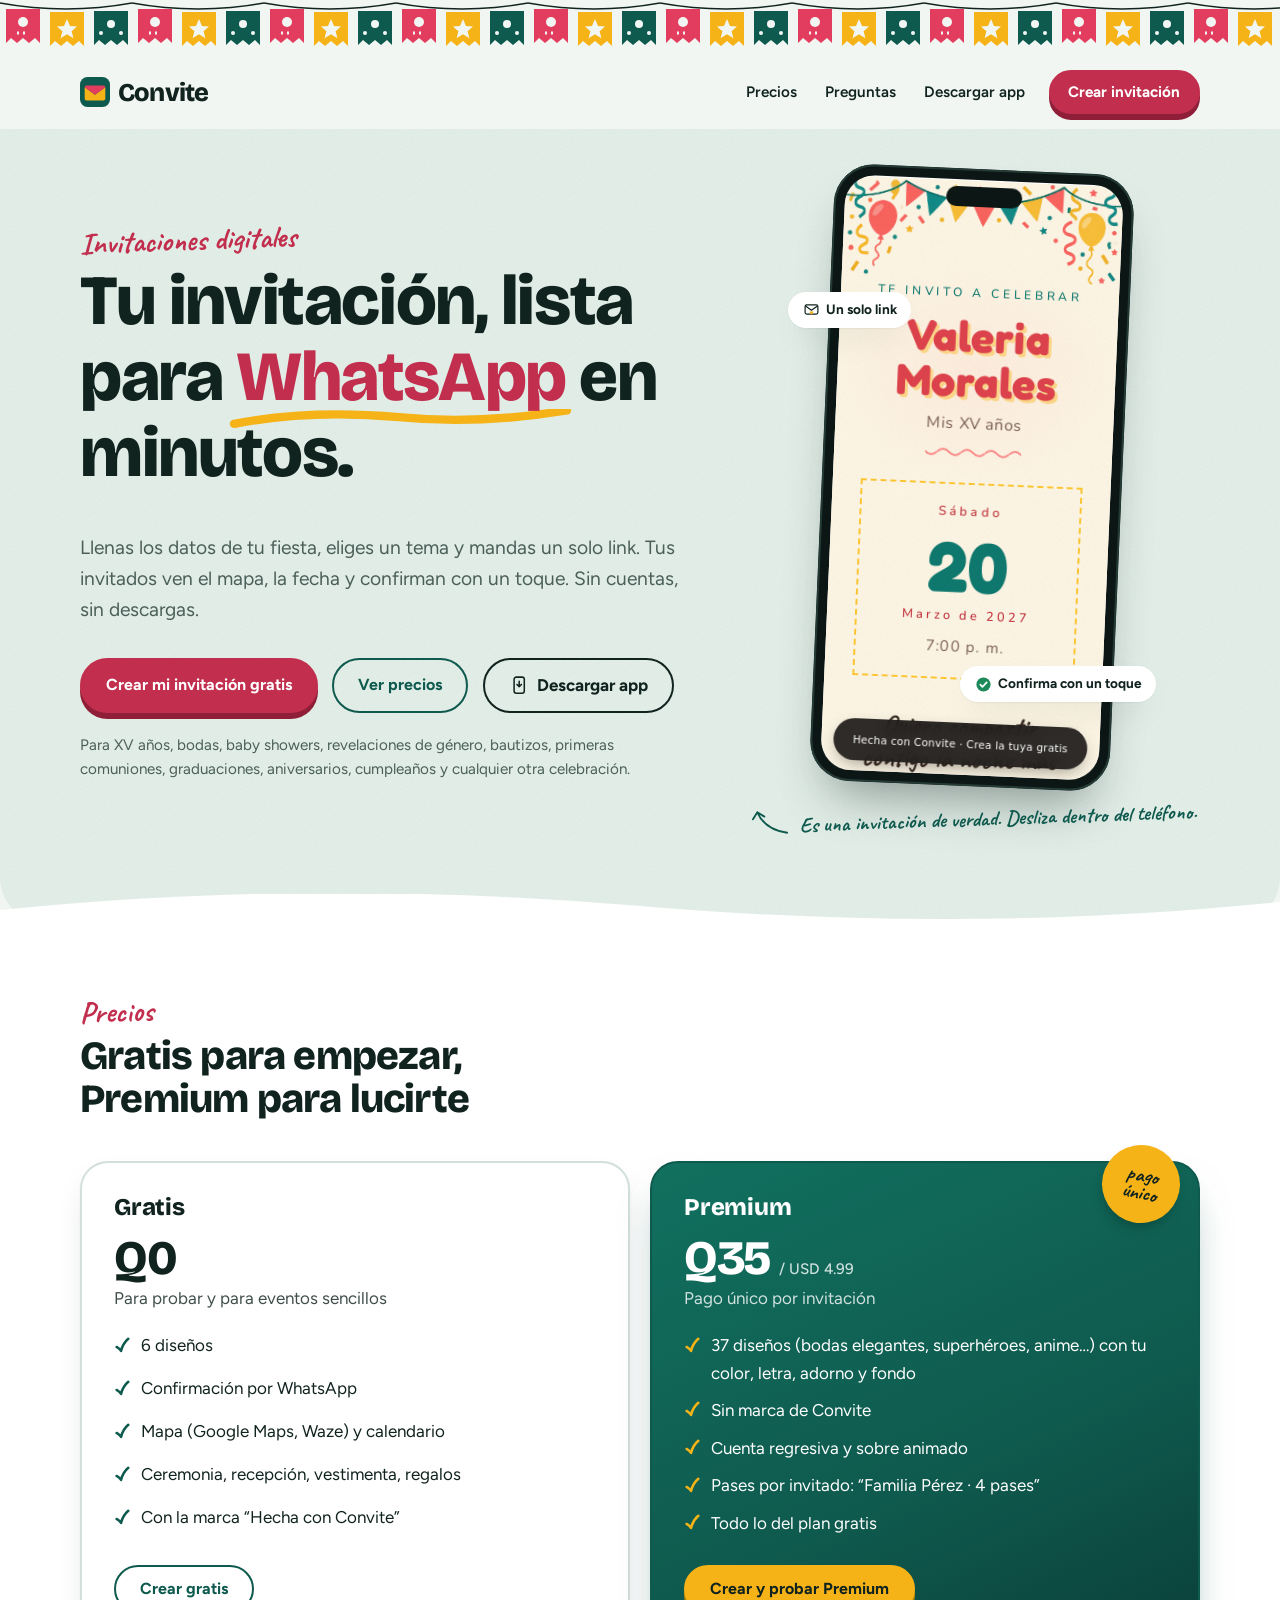
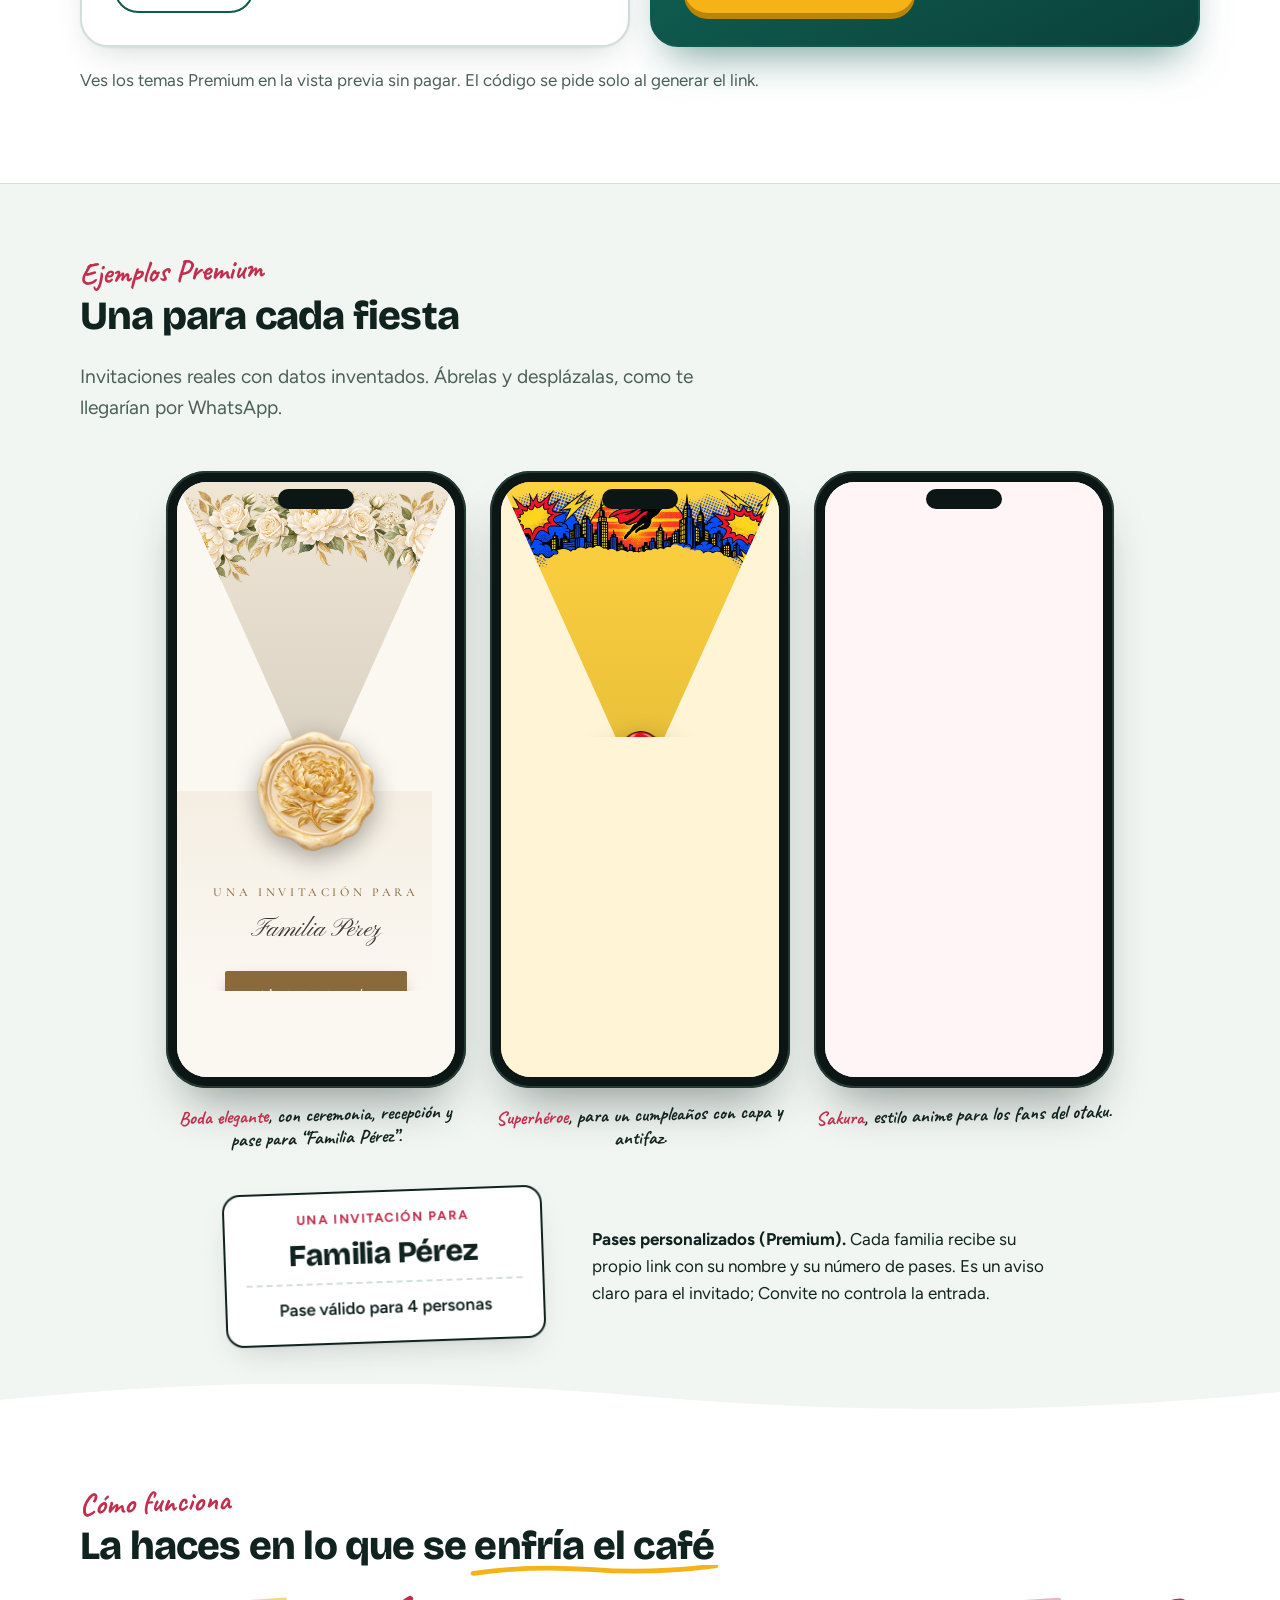
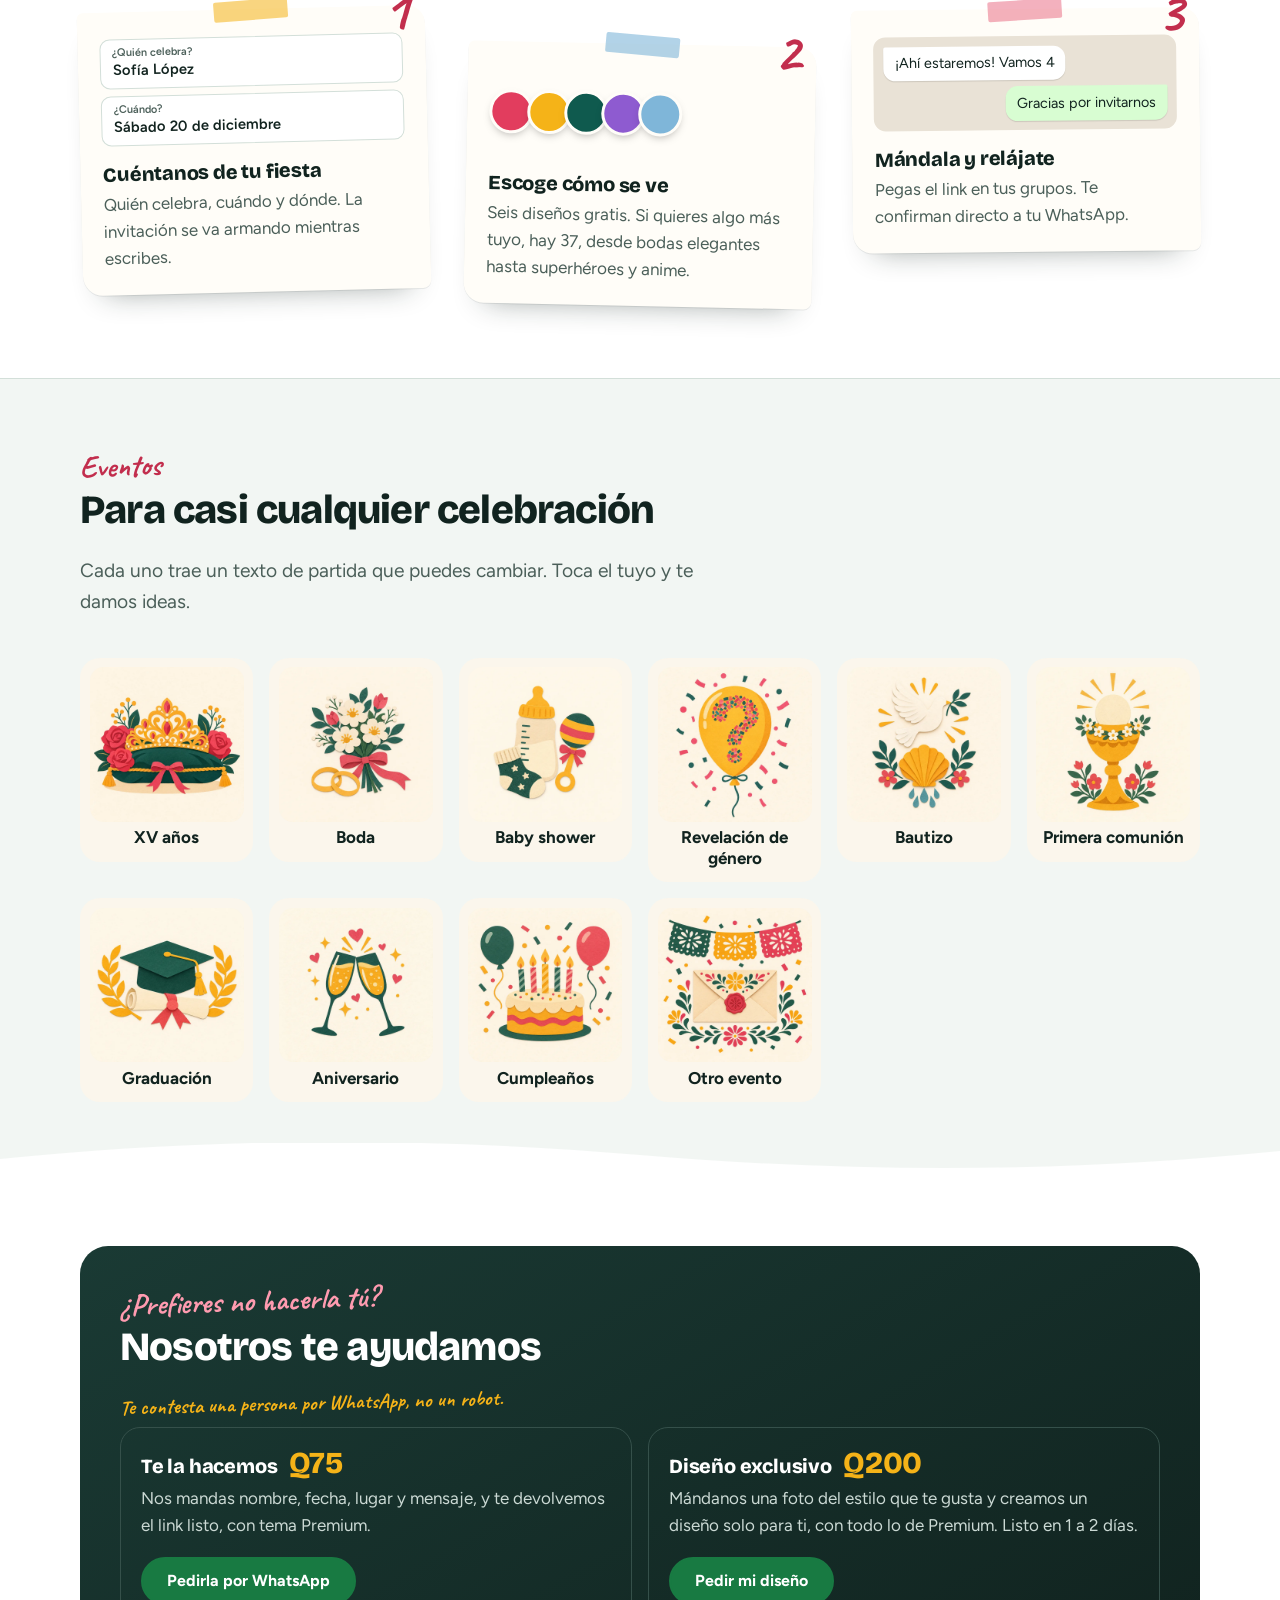
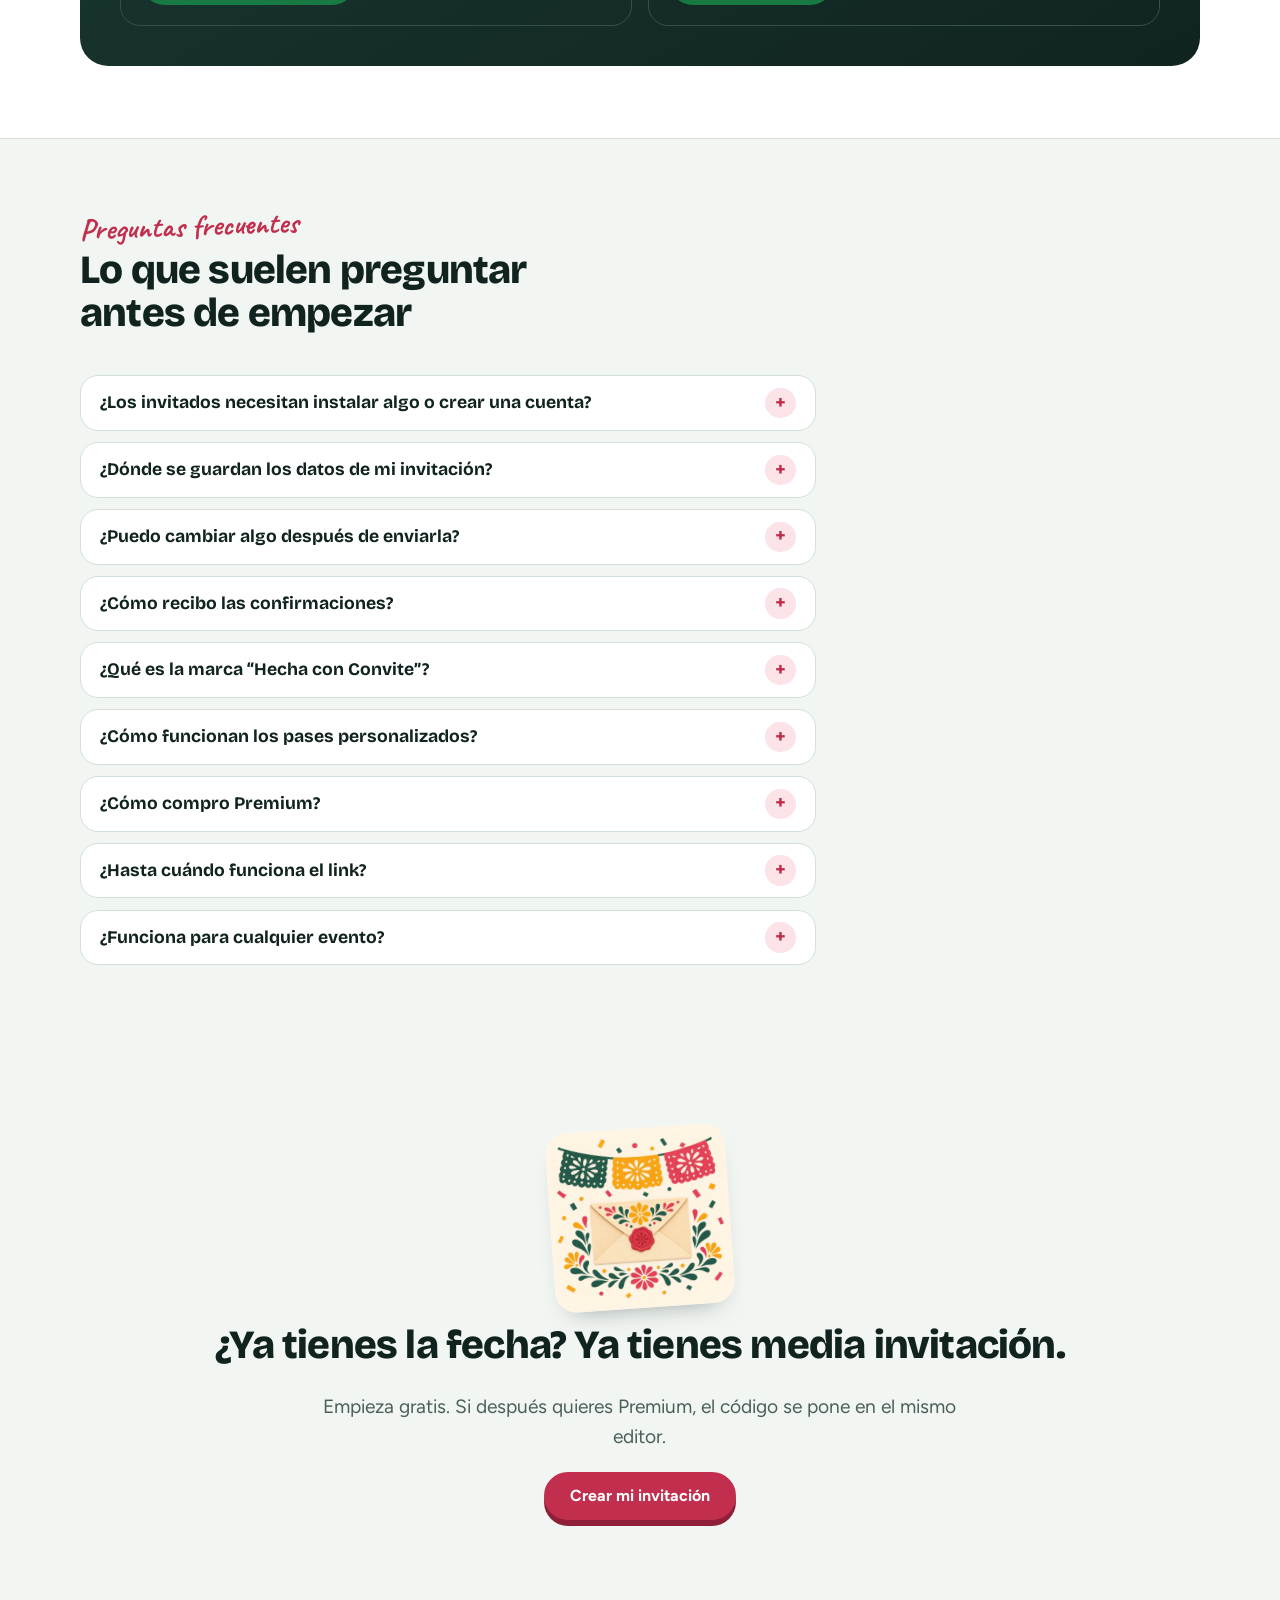
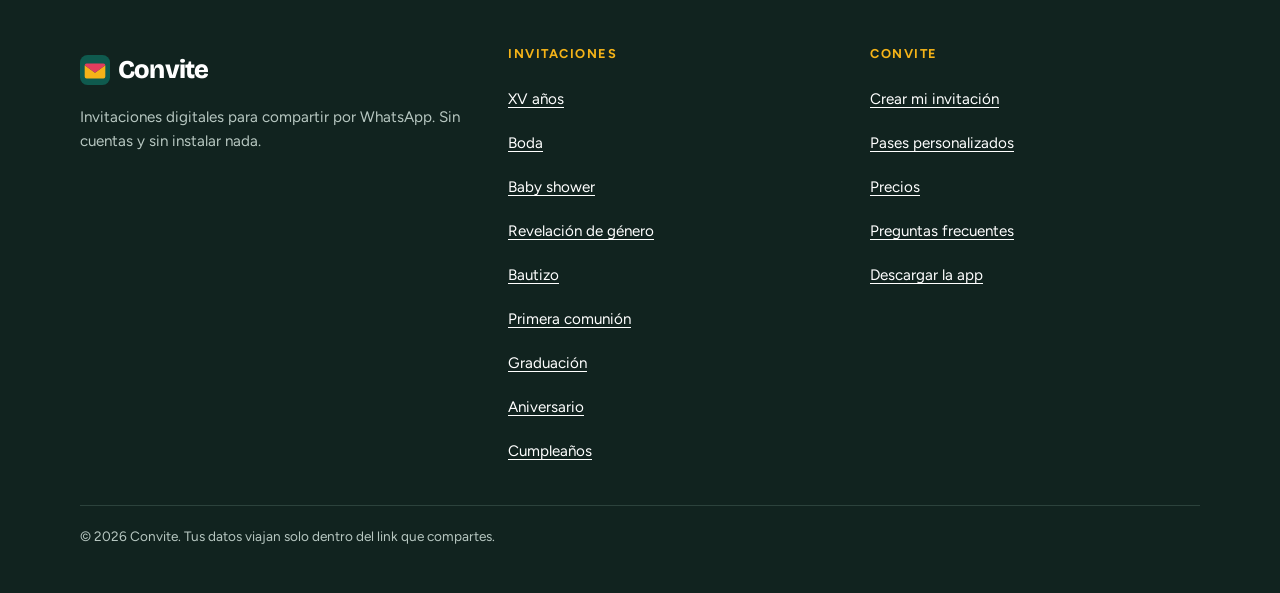
<file: index.html>
<!doctype html>
<html lang="es">
<head>
<meta charset="utf-8">
<script>/* Convite se mudó a convitegt.pages.dev: los links viejos de GitHub Pages siguen sirviendo */if(location.hostname==='wallasgms.github.io')location.replace('https://convitegt.pages.dev'+location.pathname.replace(/^\/convite/,'')+location.search+location.hash)</script>
  <script>history.scrollRestoration="manual"</script>
<meta name="viewport" content="width=device-width, initial-scale=1">
<title>Convite: invitaciones digitales para WhatsApp, gratis</title>
<meta name="description" content="Crea una invitación digital para XV años, boda, baby shower, bautizo o cumpleaños y compártela por WhatsApp. Con mapa y confirmación de asistencia. Gratis.">
<link rel="canonical" href="https://convitegt.pages.dev/">
<meta name="theme-color" content="#0f5a4e">
<link rel="icon" href="favicon.svg" type="image/svg+xml">
<meta property="og:type" content="website">
<meta property="og:locale" content="es_LA">
<meta property="og:site_name" content="Convite">
<meta property="og:title" content="Convite: invitaciones digitales para WhatsApp, gratis">
<meta property="og:description" content="Crea una invitación digital para XV años, boda, baby shower, bautizo o cumpleaños y compártela por WhatsApp. Con mapa y confirmación de asistencia. Gratis.">
<meta property="og:url" content="https://convitegt.pages.dev/">
<meta property="og:image" content="https://convitegt.pages.dev/og.png">
<meta name="twitter:card" content="summary_large_image">
<link rel="preconnect" href="https://fonts.googleapis.com"><link rel="preconnect" href="https://fonts.gstatic.com" crossorigin><link href="https://fonts.googleapis.com/css2?family=Bricolage+Grotesque:opsz,wght@12..96,700;12..96,800&family=Figtree:wght@400;600;700&family=Caveat:wght@700&display=swap" rel="stylesheet">
<link rel="manifest" href="manifest.webmanifest">
<link rel="apple-touch-icon" href="img/app/apple-touch-icon.png">
<meta name="apple-mobile-web-app-capable" content="yes">
<meta name="apple-mobile-web-app-title" content="Convite">
<link rel="stylesheet" href="css/site.css">
<script type="application/ld+json">{"@context":"https://schema.org","@graph":[{"@type":"WebSite","name":"Convite","url":"https://convitegt.pages.dev/","inLanguage":"es"},{"@type":"FAQPage","mainEntity":[{"@type":"Question","name":"¿Los invitados necesitan instalar algo o crear una cuenta?","acceptedAnswer":{"@type":"Answer","text":"No. Reciben un link por WhatsApp, lo abren en el navegador del celular y ven la invitación. Para confirmar, tocan un botón que abre WhatsApp contigo."}},{"@type":"Question","name":"¿Dónde se guardan los datos de mi invitación?","acceptedAnswer":{"@type":"Answer","text":"Dentro del propio link. Convite no tiene base de datos ni cuentas: lo que escribes se comprime y se pone en la dirección. Por eso no hay nada que registrar, y por eso el link es largo."}},{"@type":"Question","name":"¿Puedo cambiar algo después de enviarla?","acceptedAnswer":{"@type":"Answer","text":"El link ya enviado no cambia. Si corriges un dato, generas un link nuevo y lo reenvías. Para editarla desde cualquier teléfono, abre el editor, toca “Edítala con tu link” y pega el link: se carga todo, incluso Premium, sin volver a poner el código."}},{"@type":"Question","name":"¿Cómo recibo las confirmaciones?","acceptedAnswer":{"@type":"Answer","text":"Si pones tu WhatsApp, cada invitado verá el botón “Confirmar asistencia”. Les abre un chat contigo con un mensaje ya escrito y solo completan su nombre y cuántas personas van. Las respuestas las ves en tu WhatsApp; Convite no las cuenta por ti."}},{"@type":"Question","name":"¿Qué es la marca “Hecha con Convite”?","acceptedAnswer":{"@type":"Answer","text":"En el plan gratis aparece una barra abajo de la invitación con ese texto y un enlace para crear una propia. En Premium no aparece."}},{"@type":"Question","name":"¿Cómo funcionan los pases personalizados?","acceptedAnswer":{"@type":"Answer","text":"Es una función Premium. A cada familia o invitado le mandas un link con su nombre y su número de pases; al abrirlo ven “Familia Pérez” y “Pase válido para 4 personas”. Es un aviso claro para el invitado: Convite no controla la entrada ni cuenta quién llegó."}},{"@type":"Question","name":"¿Cómo compro Premium?","acceptedAnswer":{"@type":"Answer","text":"Por ahora se paga por WhatsApp: escríbenos, pagas Q35 (o USD 4.99) y te enviamos un código que pegas en el editor. Cada código sirve para una invitación."}},{"@type":"Question","name":"¿Hasta cuándo funciona el link?","acceptedAnswer":{"@type":"Answer","text":"Mientras el sitio de Convite esté en línea. Aun así, si es una fecha importante, guarda una captura de pantalla de la invitación como respaldo."}},{"@type":"Question","name":"¿Funciona para cualquier evento?","acceptedAnswer":{"@type":"Answer","text":"Tiene diez tipos: cumpleaños, XV años, boda, baby shower, revelación de género, bautizo, primera comunión, graduación, aniversario y “Otro evento” para lo demás."}}]}]}</script>
</head>
<body>
<a class="skip" href="#contenido">Saltar al contenido</a>
<div class="bunting" aria-hidden="true"></div>
<header class="wrap top">
<a class="logo" href="index.html" aria-label="Convite, inicio"><svg viewBox="0 0 32 32" aria-hidden="true"><rect width="32" height="32" rx="8" fill="#0f5a4e"/><path d="M5 11l11 8 11-8v12a2 2 0 0 1-2 2H7a2 2 0 0 1-2-2z" fill="#f5b318"/><path d="M5 11a2 2 0 0 1 2-2h18a2 2 0 0 1 2 2l-11 8z" fill="#e23d5e"/></svg>Convite</a>
<nav aria-label="Principal"><a href="index.html#precios">Precios</a><a href="index.html#preguntas">Preguntas</a><a href="#" data-install>Descargar app</a><a class="btn btn--main" href="crear.html">Crear invitación</a></nav>
</header>
<main id="contenido">
<section class="hero"><div class="wrap">
<div>
<p class="eyebrow">Invitaciones digitales</p>
<h1>Tu invitación, lista para <em class="scribble">WhatsApp</em> en minutos.</h1>
<p class="lead">Llenas los datos de tu fiesta, eliges un tema y mandas un solo link. Tus invitados ven el mapa, la fecha y confirman con un toque. Sin cuentas, sin descargas.</p>
<div class="cta"><a class="btn btn--main" href="crear.html">Crear mi invitación gratis</a><a class="btn" href="#precios">Ver precios</a><button type="button" class="btn btn--app" data-install><svg class="ico" viewBox="0 0 24 24" aria-hidden="true"><rect x="6" y="2.5" width="12" height="19" rx="2.6" fill="none" stroke="currentColor" stroke-width="1.8"/><path d="M12 7.5v6.2m-2.6-2.6 2.6 2.6 2.6-2.6" fill="none" stroke="currentColor" stroke-width="1.8" stroke-linecap="round" stroke-linejoin="round"/></svg>Descargar app</button></div>
<p class="note">Para XV años, bodas, baby showers, revelaciones de género, bautizos, primeras comuniones, graduaciones, aniversarios, cumpleaños y cualquier otra celebración.</p>
</div>
<div class="phone-stage"><span class="chip chip--a" aria-hidden="true"><svg class="ico" aria-hidden="true"><use href="img/icons.svg#ic-sobre"/></svg>Un solo link</span><span class="chip chip--b" aria-hidden="true"><svg class="ico" aria-hidden="true"><use href="img/icons.svg#ic-check"/></svg>Confirma con un toque</span><div class="phone"><iframe src="i.html#[base64]" title="Ejemplo de invitación de XV años, con tema Fiesta" loading="lazy"></iframe></div>
<p class="phone-cap"><svg class="hand-arrow" viewBox="0 0 60 40" aria-hidden="true"><path d="M52 36C40 34 22 28 14 8M14 8l-6 9M14 8l9 6"/></svg>Es una invitación de verdad. Desliza dentro del teléfono.</p></div>
</div></section>

<section class="block alt" id="precios"><div class="wrap">
<div class="head"><p class="eyebrow">Precios</p><h2>Gratis para empezar, Premium para lucirte</h2></div>
<div class="plans">
<article class="plan"><h3>Gratis</h3><p class="price">Q0</p><p class="sub">Para probar y para eventos sencillos</p>
<ul><li>6 diseños</li><li>Confirmación por WhatsApp</li><li>Mapa (Google Maps, Waze) y calendario</li><li>Ceremonia, recepción, vestimenta, regalos</li><li>Con la marca “Hecha con Convite”</li></ul>
<a class="btn" href="crear.html">Crear gratis</a></article>
<article class="plan plan--pro"><span class="sticker" aria-hidden="true">pago<br>único</span><h3>Premium</h3><p class="price">Q35 <small>/ USD 4.99</small></p><p class="sub">Pago único por invitación</p>
<ul><li>37 diseños (bodas elegantes, superhéroes, anime…) con tu color, letra, adorno y fondo</li><li>Sin marca de Convite</li><li>Cuenta regresiva y sobre animado</li><li>Pases por invitado: “Familia Pérez · 4 pases”</li><li>Todo lo del plan gratis</li></ul>
<a class="btn btn--main" href="crear.html">Crear y probar Premium</a></article>
</div>
<p class="aside-note">Ves los temas Premium en la vista previa sin pagar. El código se pide solo al generar el link.</p>
</div></section>

<section class="block" id="ejemplos"><div class="wrap">
<div class="head"><p class="eyebrow">Ejemplos Premium</p><h2>Una para cada fiesta</h2><p class="lead">Invitaciones reales con datos inventados. Ábrelas y desplázalas, como te llegarían por WhatsApp.</p></div>
<div class="gallery" tabindex="0" role="region" aria-label="Ejemplos de invitaciones Premium">
<figure><div class="phone"><iframe src="i.html?para=Familia%20P%C3%A9rez&amp;pases=4#[base64]" title="Ejemplo de invitación de boda, diseño Boda elegante, para la Familia Pérez" loading="lazy"></iframe></div><figcaption><strong>Boda elegante</strong>, con ceremonia, recepción y pase para “Familia Pérez”.</figcaption></figure>
<figure><div class="phone"><iframe src="i.html#[base64]" title="Ejemplo de invitación de cumpleaños, diseño Superhéroe" loading="lazy"></iframe></div><figcaption><strong>Superhéroe</strong>, para un cumpleaños con capa y antifaz.</figcaption></figure>
<figure><div class="phone"><iframe src="i.html#[base64]" title="Ejemplo de invitación de cumpleaños, diseño Sakura de estilo anime" loading="lazy"></iframe></div><figcaption><strong>Sakura</strong>, estilo anime para los fans del otaku.</figcaption></figure>
</div>
<div class="pases" id="pases">
<div class="pass-card" role="img" aria-label="Ejemplo de pase: Familia Pérez, pase válido para 4 personas"><p class="pass-kicker">Una invitación para</p><p class="pass-name">Familia Pérez</p><p class="pass-n">Pase válido para 4 personas</p></div>
<p><strong>Pases personalizados (Premium).</strong> Cada familia recibe su propio link con su nombre y su número de pases. Es un aviso claro para el invitado; Convite no controla la entrada.</p>
</div>
</div></section>

<section class="block alt" id="como"><div class="wrap">
<div class="head"><p class="eyebrow">Cómo funciona</p><h2>La haces en lo que se <span class="scribble">enfría el café</span></h2></div>
<ol class="steps">
<li><div class="st-art st-form" aria-hidden="true"><span><b>¿Quién celebra?</b>Sofía López</span><span><b>¿Cuándo?</b>Sábado 20 de diciembre</span></div>
<h3>Cuéntanos de tu fiesta</h3><p>Quién celebra, cuándo y dónde. La invitación se va armando mientras escribes.</p></li>
<li><div class="st-art st-swatch" aria-hidden="true"><i style="--c:#e23d5e"></i><i style="--c:#f5b318"></i><i style="--c:#0f5a4e"></i><i style="--c:#8e5bd0"></i><i style="--c:#7fb6d9"></i></div>
<h3>Escoge cómo se ve</h3><p>Seis diseños gratis. Si quieres algo más tuyo, hay 37, desde bodas elegantes hasta superhéroes y anime.</p></li>
<li><div class="st-art st-chat" aria-hidden="true"><span class="in">¡Ahí estaremos! Vamos 4</span><span class="in in--2">Gracias por invitarnos</span></div>
<h3>Mándala y relájate</h3><p>Pegas el link en tus grupos. Te confirman directo a tu WhatsApp.</p></li>
</ol>
</div></section>

<section class="block" id="eventos"><div class="wrap">
<div class="head"><p class="eyebrow">Eventos</p><h2>Para casi cualquier celebración</h2><p class="lead">Cada uno trae un texto de partida que puedes cambiar. Toca el tuyo y te damos ideas.</p></div>
<ul class="ev-cards"><li><a href="invitaciones/xv-anos.html"><img src="img/eventos/xv.webp" alt="" width="800" height="800" loading="lazy" decoding="async"><span>XV años</span></a></li><li><a href="invitaciones/boda.html"><img src="img/eventos/boda.webp" alt="" width="800" height="800" loading="lazy" decoding="async"><span>Boda</span></a></li><li><a href="invitaciones/baby-shower.html"><img src="img/eventos/baby.webp" alt="" width="800" height="800" loading="lazy" decoding="async"><span>Baby shower</span></a></li><li><a href="invitaciones/revelacion-de-genero.html"><img src="img/eventos/revelacion.webp" alt="" width="800" height="800" loading="lazy" decoding="async"><span>Revelación de género</span></a></li><li><a href="invitaciones/bautizo.html"><img src="img/eventos/bautizo.webp" alt="" width="800" height="800" loading="lazy" decoding="async"><span>Bautizo</span></a></li><li><a href="invitaciones/primera-comunion.html"><img src="img/eventos/comunion.webp" alt="" width="800" height="800" loading="lazy" decoding="async"><span>Primera comunión</span></a></li><li><a href="invitaciones/graduacion.html"><img src="img/eventos/graduacion.webp" alt="" width="800" height="800" loading="lazy" decoding="async"><span>Graduación</span></a></li><li><a href="invitaciones/aniversario.html"><img src="img/eventos/aniversario.webp" alt="" width="800" height="800" loading="lazy" decoding="async"><span>Aniversario</span></a></li><li><a href="invitaciones/cumpleanos.html"><img src="img/eventos/cumple.webp" alt="" width="800" height="800" loading="lazy" decoding="async"><span>Cumpleaños</span></a></li><li><a href="crear.html"><img src="img/eventos/otro.webp" alt="" width="800" height="800" loading="lazy" decoding="async"><span>Otro evento</span></a></li></ul>
</div></section>

<section class="block alt" id="servicio"><div class="wrap">
<div class="service">
<div><p class="eyebrow">¿Prefieres no hacerla tú?</p><h2>Nosotros te ayudamos</h2><p class="human-note">Te contesta una persona por WhatsApp, no un robot.</p></div>
<div class="svc-opts">
<div class="svc"><h3>Te la hacemos <span class="q">Q75</span></h3>
<p>Nos mandas nombre, fecha, lugar y mensaje, y te devolvemos el link listo, con tema Premium.</p>
<a class="btn btn--wa" href="https://wa.me/50230801909?text=Hola%2C%20quiero%20que%20me%20hagan%20mi%20invitaci%C3%B3n%20digital%20(Q75)." rel="noopener">Pedirla por WhatsApp</a></div>
<div class="svc"><h3>Diseño exclusivo <span class="q">Q200</span></h3>
<p>Mándanos una foto del estilo que te gusta y creamos un diseño solo para ti, con todo lo de Premium. Listo en 1 a 2 días.</p>
<a class="btn btn--wa" href="https://wa.me/50230801909?text=Hola%2C%20quiero%20un%20dise%C3%B1o%20exclusivo%20para%20mi%20invitaci%C3%B3n%20(Q200)." rel="noopener">Pedir mi diseño</a></div>
</div>
</div></div></section>

<section class="block" id="preguntas"><div class="wrap">
<div class="head"><p class="eyebrow">Preguntas frecuentes</p><h2>Lo que suelen preguntar antes de empezar</h2></div>
<div class="faq"><details><summary>¿Los invitados necesitan instalar algo o crear una cuenta?</summary><p>No. Reciben un link por WhatsApp, lo abren en el navegador del celular y ven la invitación. Para confirmar, tocan un botón que abre WhatsApp contigo.</p></details><details><summary>¿Dónde se guardan los datos de mi invitación?</summary><p>Dentro del propio link. Convite no tiene base de datos ni cuentas: lo que escribes se comprime y se pone en la dirección. Por eso no hay nada que registrar, y por eso el link es largo.</p></details><details><summary>¿Puedo cambiar algo después de enviarla?</summary><p>El link ya enviado no cambia. Si corriges un dato, generas un link nuevo y lo reenvías. Para editarla desde cualquier teléfono, abre el editor, toca “Edítala con tu link” y pega el link: se carga todo, incluso Premium, sin volver a poner el código.</p></details><details><summary>¿Cómo recibo las confirmaciones?</summary><p>Si pones tu WhatsApp, cada invitado verá el botón “Confirmar asistencia”. Les abre un chat contigo con un mensaje ya escrito y solo completan su nombre y cuántas personas van. Las respuestas las ves en tu WhatsApp; Convite no las cuenta por ti.</p></details><details><summary>¿Qué es la marca “Hecha con Convite”?</summary><p>En el plan gratis aparece una barra abajo de la invitación con ese texto y un enlace para crear una propia. En Premium no aparece.</p></details><details><summary>¿Cómo funcionan los pases personalizados?</summary><p>Es una función Premium. A cada familia o invitado le mandas un link con su nombre y su número de pases; al abrirlo ven “Familia Pérez” y “Pase válido para 4 personas”. Es un aviso claro para el invitado: Convite no controla la entrada ni cuenta quién llegó.</p></details><details><summary>¿Cómo compro Premium?</summary><p>Por ahora se paga por WhatsApp: escríbenos, pagas Q35 (o USD 4.99) y te enviamos un código que pegas en el editor. Cada código sirve para una invitación.</p></details><details><summary>¿Hasta cuándo funciona el link?</summary><p>Mientras el sitio de Convite esté en línea. Aun así, si es una fecha importante, guarda una captura de pantalla de la invitación como respaldo.</p></details><details><summary>¿Funciona para cualquier evento?</summary><p>Tiene diez tipos: cumpleaños, XV años, boda, baby shower, revelación de género, bautizo, primera comunión, graduación, aniversario y “Otro evento” para lo demás.</p></details></div>
</div></section>

<section class="closing"><div class="wrap">
<img class="closing-art" src="img/eventos/otro.webp" alt="" width="800" height="800" loading="lazy" decoding="async">
<h2>¿Ya tienes la fecha? Ya tienes media invitación.</h2>
<p class="lead">Empieza gratis. Si después quieres Premium, el código se pone en el mismo editor.</p>
<a class="btn btn--main" href="crear.html">Crear mi invitación</a>
</div></section>
</main>
<footer class="foot"><div class="wrap">
<div class="cols">
<div><a class="logo" href="index.html"><svg viewBox="0 0 32 32" aria-hidden="true"><rect width="32" height="32" rx="8" fill="#0f5a4e"/><path d="M5 11l11 8 11-8v12a2 2 0 0 1-2 2H7a2 2 0 0 1-2-2z" fill="#f5b318"/><path d="M5 11a2 2 0 0 1 2-2h18a2 2 0 0 1 2 2l-11 8z" fill="#e23d5e"/></svg>Convite</a><p>Invitaciones digitales para compartir por WhatsApp. Sin cuentas y sin instalar nada.</p></div>
<div><h2>Invitaciones</h2><ul><li><a href="invitaciones/xv-anos.html">XV años</a></li><li><a href="invitaciones/boda.html">Boda</a></li><li><a href="invitaciones/baby-shower.html">Baby shower</a></li><li><a href="invitaciones/revelacion-de-genero.html">Revelación de género</a></li><li><a href="invitaciones/bautizo.html">Bautizo</a></li><li><a href="invitaciones/primera-comunion.html">Primera comunión</a></li><li><a href="invitaciones/graduacion.html">Graduación</a></li><li><a href="invitaciones/aniversario.html">Aniversario</a></li><li><a href="invitaciones/cumpleanos.html">Cumpleaños</a></li></ul></div>
<div><h2>Convite</h2><ul><li><a href="crear.html">Crear mi invitación</a></li><li><a href="index.html#pases">Pases personalizados</a></li><li><a href="index.html#precios">Precios</a></li><li><a href="index.html#preguntas">Preguntas frecuentes</a></li><li><a href="#" data-install>Descargar la app</a></li></ul></div>
</div>
<p class="fine">&copy; 2026 Convite. Tus datos viajan solo dentro del link que compartes.</p>
</div></footer>
<dialog id="install-dlg" class="install-dlg" aria-labelledby="install-title">
<h2 id="install-title">Lleva Convite en tu teléfono</h2>
<div data-ios><p>En iPhone se agrega desde Safari, en dos pasos:</p><ol><li>Toca el botón <strong>Compartir</strong> (el cuadrito con la flecha hacia arriba).</li><li>Elige <strong>Agregar a inicio</strong> y luego <strong>Agregar</strong>.</li></ol></div>
<div data-other><p>Tu navegador no mostró el botón automático. Hazlo así:</p><ol><li>Abre el menú del navegador (los tres puntitos <strong>⋮</strong>).</li><li>Toca <strong>Instalar app</strong> o <strong>Agregar a pantalla principal</strong>.</li></ol></div>
<p class="install-note">Queda como una app con su ícono, sin ocupar espacio ni pedir datos.</p>
<button type="button" id="install-close" class="btn btn--main">Entendido</button>
</dialog>
<script type="module" src="js/install.js"></script>
<script>
document.documentElement.classList.add('js');
(function(){var els=document.querySelectorAll('main .head,.steps li,.pases,.plan,.service,.gallery figure,.faq,.closing .wrap');
if(!('IntersectionObserver' in window)){els.forEach(function(e){e.classList.add('in')});return;}
var io=new IntersectionObserver(function(a){a.forEach(function(x){if(x.isIntersecting){x.target.classList.add('in');io.unobserve(x.target);setTimeout(function(t){t.classList.remove('rv','in')},800,x.target)}})},{threshold:.12});
els.forEach(function(e){e.classList.add('rv');io.observe(e)});})();
</script>
</body></html>
</file>
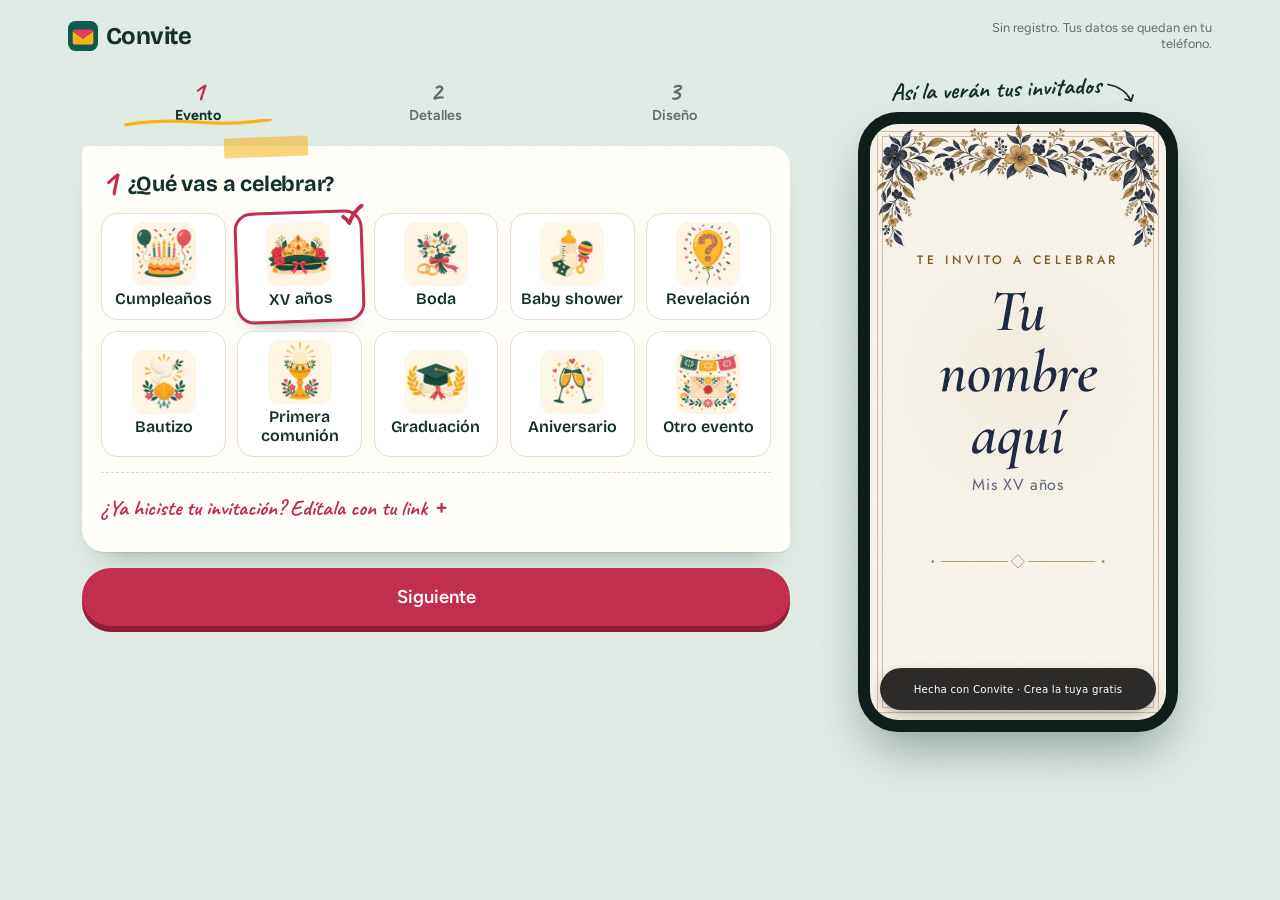
<file: crear.html>
<!doctype html>
<html lang="es">
<head>
  <meta charset="utf-8">
  <script>/* Convite se mudó a convitegt.pages.dev: los links viejos de GitHub Pages siguen sirviendo */if(location.hostname==='wallasgms.github.io')location.replace('https://convitegt.pages.dev'+location.pathname.replace(/^\/convite/,'')+location.search+location.hash)</script>
  <script>history.scrollRestoration="manual"</script>
  <meta name="viewport" content="width=device-width, initial-scale=1">
  <title>Crea tu invitación digital · Convite</title>
  <meta name="description" content="Crea tu invitación digital en minutos y compártela por WhatsApp. Gratis, sin registro.">
  <link rel="icon" href="favicon.svg">
  <link rel="preconnect" href="https://fonts.googleapis.com">
  <link rel="preconnect" href="https://fonts.gstatic.com" crossorigin>
  <link href="https://fonts.googleapis.com/css2?family=Bricolage+Grotesque:opsz,wght@12..96,500;12..96,700&family=Figtree:wght@400;500;600&family=Caveat:wght@700&display=swap" rel="stylesheet">
  <link rel="manifest" href="manifest.webmanifest">
  <link rel="apple-touch-icon" href="img/app/apple-touch-icon.png">
  <meta name="apple-mobile-web-app-capable" content="yes">
  <meta name="apple-mobile-web-app-title" content="Convite">
  <meta name="theme-color" content="#0f5a4e">
  <link rel="stylesheet" href="css/invite.css">
  <link rel="stylesheet" href="css/editor.css">
</head>
<body class="ed-page">
  <header class="ed-top">
    <a class="ed-logo" href="index.html"><svg viewBox="0 0 32 32" aria-hidden="true"><rect width="32" height="32" rx="8" fill="#0f5a4e"/><path d="M5 11l11 8 11-8v12a2 2 0 0 1-2 2H7a2 2 0 0 1-2-2z" fill="#f5b318"/><path d="M5 11a2 2 0 0 1 2-2h18a2 2 0 0 1 2 2l-11 8z" fill="#e23d5e"/></svg>Convite</a>
    <span class="ed-top-note">Sin registro. Tus datos se quedan en tu teléfono.</span>
  </header>

  <div class="ed-layout">
    <aside class="ed-side" aria-label="Vista previa">
      <p class="ed-side-label">Así la verán tus invitados<svg class="ed-hand-arrow" viewBox="0 0 60 40" aria-hidden="true"><path d="M6 6c10 2 26 8 34 26M40 32l-9-3M40 32l3-9"/></svg></p>
      <div class="ed-phone"><div id="preview" class="ed-screen inv-root"></div></div>
      <p class="ed-hint" aria-hidden="true">Llena tus datos aquí abajo<svg class="ed-hand-arrow" viewBox="0 0 60 40" aria-hidden="true"><path d="M6 6c10 2 26 8 34 26M40 32l-9-3M40 32l3-9"/></svg></p>
    </aside>
    <form id="form" class="ed-form" autocomplete="off" novalidate>

      <nav class="ed-prog" aria-label="Pasos">
        <button type="button" data-go="1" aria-current="step"><span class="ed-pn">1</span>Evento</button>
        <button type="button" data-go="2"><span class="ed-pn">2</span>Detalles</button>
        <button type="button" data-go="3"><span class="ed-pn">3</span>Diseño</button>
      </nav>

      <section class="ed-step" data-step="1">
        <h2 tabindex="-1"><span class="ed-n">1</span> ¿Qué vas a celebrar?</h2>
        <div id="events" class="ed-events" role="radiogroup" aria-label="Tipo de evento"></div>
        <details id="edit" class="ed-edit">
          <summary>¿Ya hiciste tu invitación? Edítala con tu link</summary>
          <div class="ed-edit-in">
            <label for="edit-url">Pega tu link para editar, o el link de tu invitación</label>
            <div class="ed-code-row">
              <input id="edit-url" inputmode="url" autocomplete="off" placeholder="Pega aquí el link">
              <button type="button" id="edit-go" class="ed-btn">Abrir</button>
            </div>
            <p id="edit-msg" class="ed-msg" role="status"></p>
            <p class="ed-msg">Si era Premium, sigue siendo Premium: el código viaja dentro del link. Al terminar se crea un link nuevo para reenviar.</p>
          </div>
        </details>
      </section>

      <section class="ed-step" data-step="2" hidden>
        <h2 tabindex="-1"><span class="ed-n">2</span> Cuéntanos los detalles</h2>
        <button type="button" id="sample" class="ed-link">Llenar con un ejemplo</button>
        <label>Nombre de quien celebra
          <input id="h" maxlength="60" placeholder="Ej. Valeria" aria-describedby="err-h">
          <span id="err-h" class="ed-msg ed-msg--err" aria-live="polite"></span>
        </label>
        <label>Subtítulo
          <input id="s" maxlength="60">
        </label>
        <label>Fecha y hora
          <input id="d" type="datetime-local" aria-describedby="err-d">
          <span id="err-d" class="ed-msg ed-msg--err" aria-live="polite"></span>
        </label>
        <label>Nombre del lugar
          <input id="l" maxlength="80" placeholder="Ej. Salón Los Arcos">
        </label>
        <label>Dirección
          <input id="a" maxlength="160" placeholder="Calle, zona, ciudad">
        </label>
        <div class="ed-pin">
          <button type="button" class="ed-btn ed-pin-btn" id="pin-p" data-pin="p">Marcar en el mapa para Waze</button>
          <p id="pin-p-msg" class="ed-msg" aria-live="polite"></p>
          <button type="button" class="ed-link" id="pin-p-clear" data-clear="p" hidden>Quitar ubicación del mapa</button>
          <input type="hidden" id="p">
        </div>
        <label class="ed-check"><input id="rec" type="checkbox"> <span>La recepción es en otro lugar</span></label>
        <div id="rec-box" class="ed-sub" hidden>
          <label>Nombre del lugar de la recepción
            <input id="n" maxlength="80" placeholder="Ej. Hacienda San Jerónimo">
          </label>
          <label>Dirección de la recepción
            <input id="b" maxlength="160" placeholder="Calle, zona, ciudad">
          </label>
          <div class="ed-pin">
            <button type="button" class="ed-btn ed-pin-btn" id="pin-q" data-pin="q">Marcar en el mapa para Waze</button>
            <p id="pin-q-msg" class="ed-msg" aria-live="polite"></p>
            <button type="button" class="ed-link" id="pin-q-clear" data-clear="q" hidden>Quitar ubicación del mapa</button>
            <input type="hidden" id="q">
          </div>
          <label>Hora de la recepción
            <input id="o" type="time">
          </label>
        </div>
        <label>Mensaje para tus invitados
          <textarea id="x" rows="3" maxlength="400" placeholder="Ej. Será una noche inolvidable y quiero compartirla contigo."></textarea>
        </label>
        <div class="ed-field">
          <label for="wn" class="ed-label">Tu WhatsApp para recibir confirmaciones</label>
          <div class="ed-wa">
            <select id="cc" aria-label="País"></select>
            <input id="wn" type="tel" inputmode="numeric" maxlength="14" placeholder="8 dígitos" aria-describedby="err-wn">
          </div>
          <p id="err-wn" class="ed-msg ed-msg--err" aria-live="polite"></p>
        </div>
        <details id="more" class="ed-more">
          <summary>Más detalles (opcional)</summary>
          <div class="ed-more-in">
            <label>Con la bendición de
              <textarea id="f" rows="2" maxlength="200" placeholder="Mis padres: Ana Gómez y Luis López · Padrinos: ..."></textarea>
            </label>
            <label>Código de vestimenta
              <input id="c" maxlength="80" placeholder="Ej. Formal, tonos pastel">
            </label>
            <label>Mesa de regalos
              <input id="g" maxlength="200" placeholder="Ej. Lluvia de sobres, o enlace a tu lista">
            </label>
            <label>Enlace de Google Maps
              <input id="m" type="url" maxlength="500" placeholder="https://maps.app.goo.gl/...">
            </label>
          </div>
        </details>
      </section>

      <section class="ed-step" data-step="3" hidden>
        <h2 tabindex="-1"><span class="ed-n">3</span> ¿Cómo quieres que se vea?</h2>
        <div id="themes" class="ed-themes" role="radiogroup" aria-label="Diseño"></div>
        <fieldset class="ed-custom">
          <legend>Hazlo tuyo <span class="ed-lock ed-lock--inline">Premium</span></legend>
          <label class="ed-check"><input id="ycus" type="checkbox"> <span>Usar mi propio color</span></label>
          <label id="y-box" class="ed-color" hidden>Color principal
            <input id="y" type="color" value="#8e5bd0">
          </label>
          <div class="ed-pickf"><span id="z-l">Letra del nombre</span>
            <select id="z" hidden><option value="">La del diseño</option></select>
          </div>
          <div class="ed-pickf"><span id="u-l">Adorno</span>
            <select id="u" hidden><option value="">El del diseño</option></select>
          </div>
          <div class="ed-pickf"><span id="v-l">Fondo</span>
            <select id="v" hidden><option value="">El del diseño</option></select>
          </div>
        </fieldset>
        <div class="ed-code">
          <label for="k">Código premium <small>(desbloquea todos los diseños, tu color, 22 letras, 18 adornos y 7 fondos, sin marca, cuenta regresiva y sobre animado)</small></label>
          <div class="ed-code-row">
            <input id="k" maxlength="24" placeholder="CNV-XXXX-XXXX" autocapitalize="characters">
            <button type="button" id="apply" class="ed-btn">Aplicar</button>
          </div>
          <p id="code-msg" class="ed-msg" role="status"></p>
        </div>
      </section>

      <div class="ed-nav">
        <button type="button" id="back" class="ed-btn" hidden>Atrás</button>
        <button type="button" id="next" class="ed-btn ed-btn--main">Siguiente</button>
        <button type="submit" id="gen" class="ed-btn ed-btn--main" hidden>Generar invitación</button>
      </div>

      <section class="ed-step ed-final">
        <div id="warn" class="ed-card" hidden>
          <p id="warn-text" role="status" aria-live="polite"></p>
          <button type="button" id="force" class="ed-btn">Generar de todos modos</button>
        </div>

        <div id="buy" class="ed-card" hidden>
          <h3 id="buy-title">Este diseño es premium</h3>
          <p>Con un código premium (Q35, USD 4.99, por invitación) desbloqueas todo esto:</p>
          <table class="ed-cmp">
            <caption>Gratis o Premium</caption>
            <thead><tr><th scope="col"><span class="ed-sr">Qué incluye</span></th><th scope="col">Gratis</th><th scope="col">Premium Q35</th></tr></thead>
            <tbody>
              <tr><th scope="row">Diseños</th><td>6</td><td>37</td></tr>
              <tr><th scope="row">Tu color, letra, adorno y fondo</th><td><span aria-hidden="true">—</span><span class="ed-sr">No incluido</span></td><td><span aria-hidden="true">✓</span><span class="ed-sr">Incluido</span></td></tr>
              <tr><th scope="row">Sin marca de Convite</th><td><span aria-hidden="true">—</span><span class="ed-sr">No incluido</span></td><td><span aria-hidden="true">✓</span><span class="ed-sr">Incluido</span></td></tr>
              <tr><th scope="row">Cuenta regresiva</th><td><span aria-hidden="true">—</span><span class="ed-sr">No incluido</span></td><td><span aria-hidden="true">✓</span><span class="ed-sr">Incluido</span></td></tr>
              <tr><th scope="row">Sobre animado</th><td><span aria-hidden="true">—</span><span class="ed-sr">No incluido</span></td><td><span aria-hidden="true">✓</span><span class="ed-sr">Incluido</span></td></tr>
              <tr><th scope="row">Pases por invitado (“Familia Pérez · 4”)</th><td><span aria-hidden="true">—</span><span class="ed-sr">No incluido</span></td><td><span aria-hidden="true">✓</span><span class="ed-sr">Incluido</span></td></tr>
            </tbody>
          </table>
          <p class="ed-msg">¿Ya tienes código? Escríbelo en el paso 3 y toca Aplicar.</p>
          <div class="ed-buy-actions">
            <a id="buy-wa" class="ed-btn ed-btn--main" target="_blank" rel="noopener">Pedir mi código por WhatsApp</a>
            <button type="button" id="free" class="ed-btn">Seguir con la versión gratis</button>
          </div>
        </div>

        <div id="result" class="ed-card" hidden>
          <h3>¡Tu invitación está lista!</h3>
          <input id="link" readonly aria-label="Enlace de tu invitación">
          <p class="ed-msg ed-keep" id="keep-long">Guarda este link. Con él puedes volver a editarla cuando quieras, desde cualquier teléfono.</p>
          <p class="ed-msg ed-keep" id="keep-short" hidden>Para cambiarla después usa tu <a id="edit-link" target="_blank" rel="noopener">link para editar</a>: es solo para ti, no lo compartas. Si cambias algo, tus invitados verán la versión nueva con el mismo link.
            <button type="button" id="copy-edit" class="ed-linkbtn">Copiar link para editar</button></p>
          <div class="ed-actions">
            <button type="button" id="copy" class="ed-btn">Copiar enlace</button>
            <a id="share-wa" class="ed-btn ed-btn--main" target="_blank" rel="noopener">Compartir por WhatsApp</a>
            <a id="open" class="ed-btn" target="_blank" rel="noopener">Abrir</a>
            <button type="button" id="share" class="ed-btn" hidden>Más opciones</button>
          </div>

          <div class="ed-guests">
            <h3>Pases personalizados por invitado</h3>
            <div id="guests-lock" hidden>
              <p><svg class="ed-lock-ico" viewBox="0 0 24 24" width="18" height="18" aria-hidden="true"><path fill="currentColor" d="M7 10V8a5 5 0 0 1 10 0v2h1a1 1 0 0 1 1 1v9a1 1 0 0 1-1 1H6a1 1 0 0 1-1-1v-9a1 1 0 0 1 1-1zm2 0h6V8a3 3 0 0 0-6 0z"/></svg>
              Crea un enlace distinto para cada familia, con su nombre y número de pases (“Familia Pérez · Pase para 4 personas”). Cada quien confirma con su nombre. Es parte del diseño premium.</p>
              <a id="guests-buy" class="ed-btn ed-btn--main" target="_blank" rel="noopener">Pedir mi código por WhatsApp</a>
            </div>
            <div id="guests-on" hidden>
              <label>Un invitado por línea, con pases opcionales
                <textarea id="gl" rows="5" placeholder="Familia Pérez, 4&#10;Tía Carmen, 2&#10;Don Luis"></textarea>
              </label>
              <button type="button" id="gmake" class="ed-btn">Crear enlaces</button>
              <p id="gmsg" class="ed-msg" aria-live="polite"></p>
              <ul id="glist" class="ed-glist"></ul>
              <button type="button" id="gcopy" class="ed-btn" hidden>Copiar todos</button>
            </div>
          </div>
        </div>
      </section>
    </form>

  </div>

  <dialog id="map-dlg" class="ed-map-dlg" aria-labelledby="map-title">
    <h3 id="map-title">¿Dónde es exactamente?</h3>
    <p class="ed-map-help">Busca la dirección y toca el mapa o arrastra el pin hasta la entrada del lugar. Así Waze y Google Maps llevan a tus invitados al punto exacto.</p>
    <div class="ed-code-row">
      <input id="map-q" maxlength="160" placeholder="Dirección o nombre del lugar" aria-label="Buscar dirección">
      <button type="button" id="map-find" class="ed-btn">Buscar</button>
    </div>
    <p id="map-msg" class="ed-msg" role="status"></p>
    <div id="map" class="ed-map"></div>
    <div class="ed-map-actions">
      <button type="button" id="map-me" class="ed-link">Usar mi ubicación actual</button>
      <button type="button" id="map-cancel" class="ed-btn">Cancelar</button>
      <button type="button" id="map-ok" class="ed-btn ed-btn--main">Confirmar ubicación</button>
    </div>
  </dialog>

  <div id="toast" class="ed-toast" role="status" aria-live="polite"></div>
  <script type="module" src="js/editor.js"></script>
  <script type="module" src="js/install.js"></script>
</body>
</html>
</file>
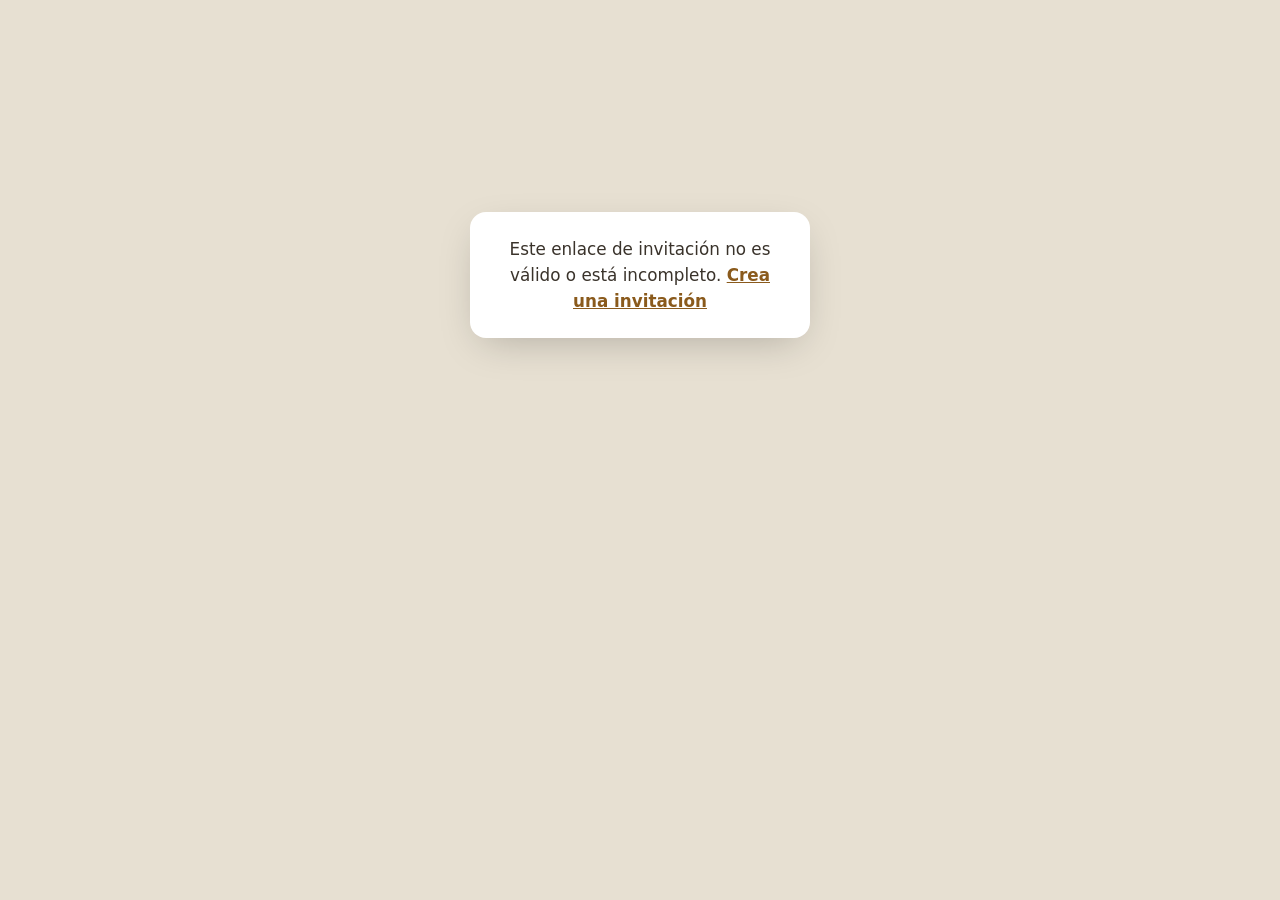
<file: i.html>
<!doctype html>
<html lang="es">
<head>
  <meta charset="utf-8">
  <script>/* Convite se mudó a convitegt.pages.dev: los links viejos de GitHub Pages siguen sirviendo */if(location.hostname==='wallasgms.github.io')location.replace('https://convitegt.pages.dev'+location.pathname.replace(/^\/convite/,'')+location.search+location.hash)</script>
  <script>history.scrollRestoration="manual"</script>
  <meta name="viewport" content="width=device-width, initial-scale=1">
  <title>Tienes una invitación</title>
  <meta name="robots" content="noindex">
  <meta property="og:title" content="Tienes una invitación">
  <meta property="og:description" content="Ábrela para ver los detalles y confirmar tu asistencia.">
  <meta property="og:image" content="https://convitegt.pages.dev/og.png">
  <link rel="icon" href="favicon.svg">
  <link rel="preconnect" href="https://fonts.gstatic.com" crossorigin>
  <link href="https://fonts.googleapis.com/css2?family=Caveat:wght@700&display=swap" rel="stylesheet">
  <link rel="stylesheet" href="css/invite.css">
</head>
<body class="inv-page">
  <main id="app" class="inv-root"></main>
  <script type="module">
    import { decode, guestFrom } from './js/codec.js';
    import { render } from './js/render.js';
    import { isPremium } from './js/premium.js';

    addEventListener('hashchange', () => location.reload()); // same-tab link to another invitation
    const app = document.getElementById('app');
    // No top-level await: it breaks iOS 14, still common among guests.
    (async () => {
      const data = await decode(location.hash.slice(1));
      if (!data.h) throw new Error('empty');
      const demo = window.self !== window.top; // samples embedded in the home page: visual only
      render(app, data, { premium: await isPremium(data.k, { allowDemo: true }), guest: guestFrom(location.search), demo });
      if (demo) document.querySelectorAll('.inv-brand').forEach((a) => a.removeAttribute('href'));
      document.title = [data.s, data.h].filter(Boolean).join(' · ');
    })().catch(() => {
      const p = document.createElement('p');
      p.className = 'inv-error';
      p.textContent = 'Este enlace de invitación no es válido o está incompleto. ';
      const a = document.createElement('a');
      a.href = 'crear.html';
      a.textContent = 'Crea una invitación';
      p.append(a);
      app.replaceChildren(p);
    });
  </script>
  <script nomodule>document.getElementById('app').innerHTML = '<p class="inv-error">Tu navegador es muy antiguo para abrir esta invitación. Actualízalo o ábrela en Chrome.</p>';</script>
  <noscript><p class="inv-error">Activa JavaScript para ver esta invitación.</p></noscript>
</body>
</html>
</file>
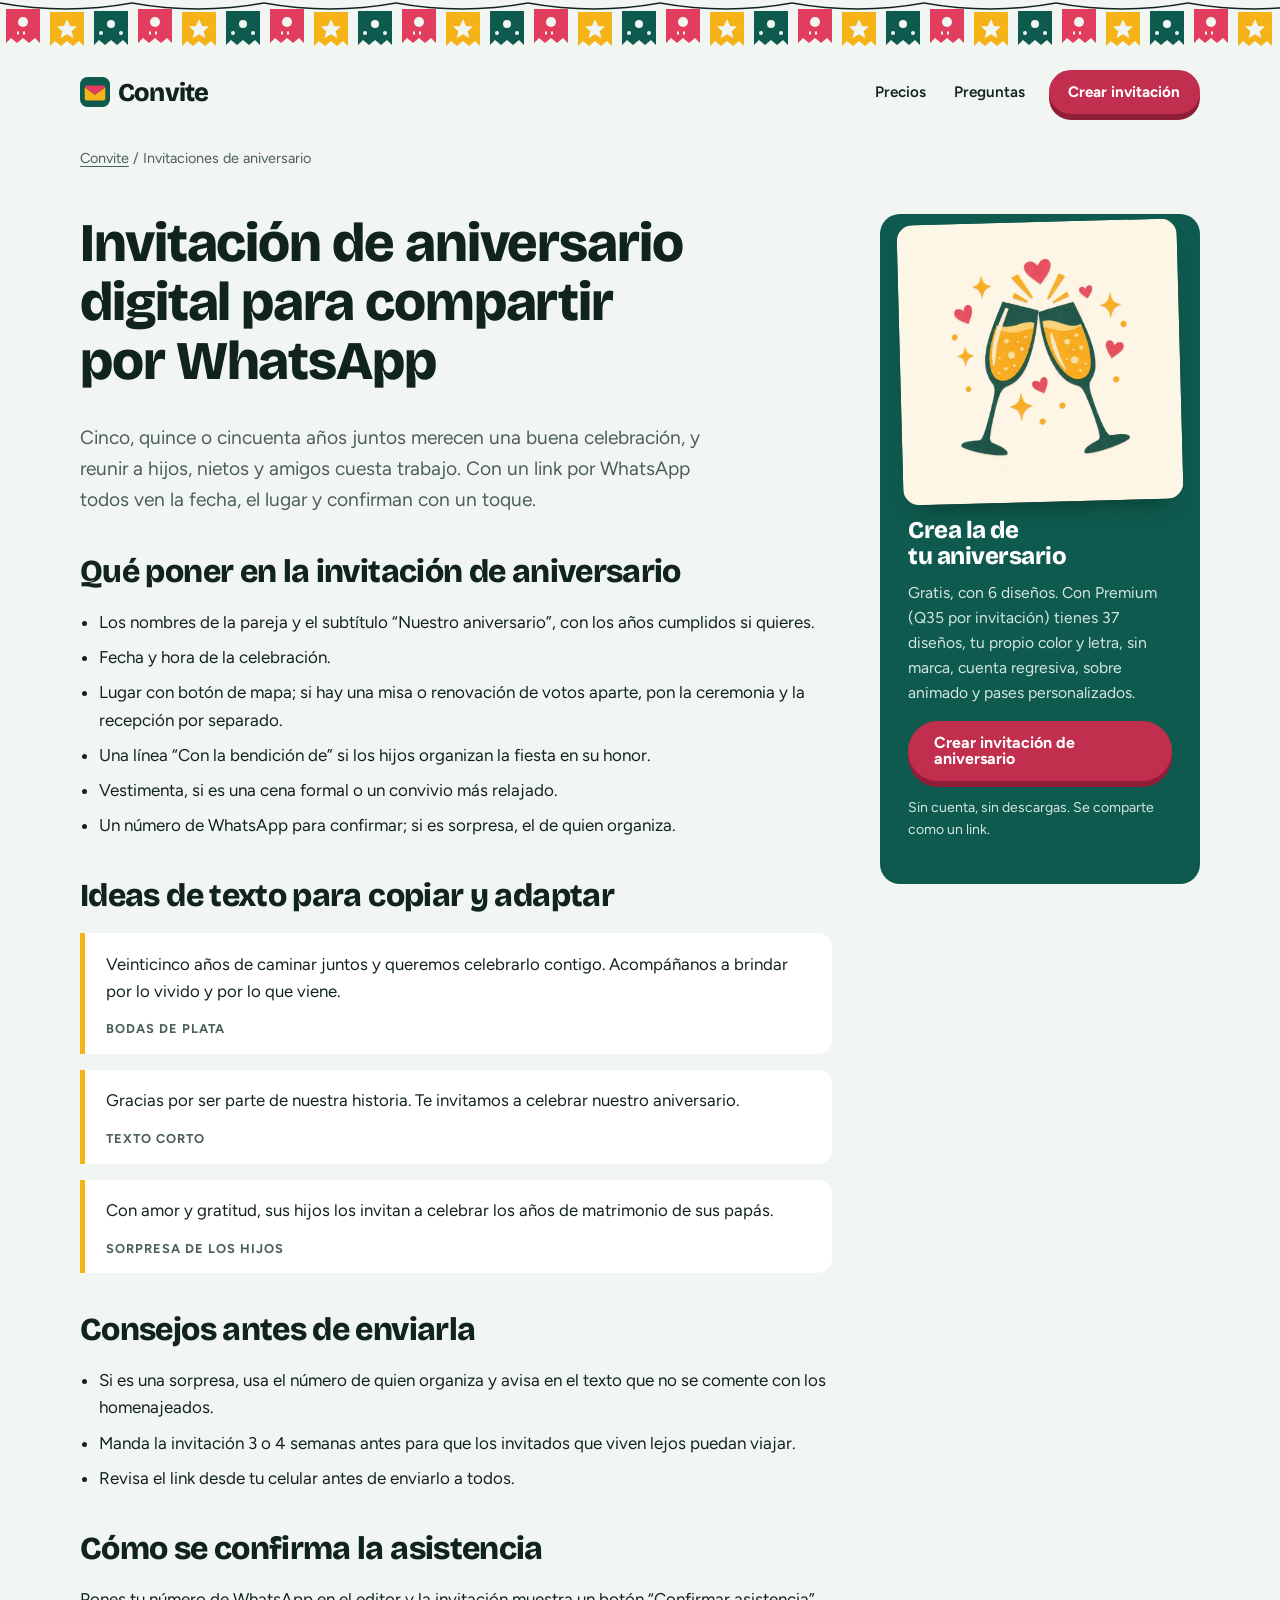
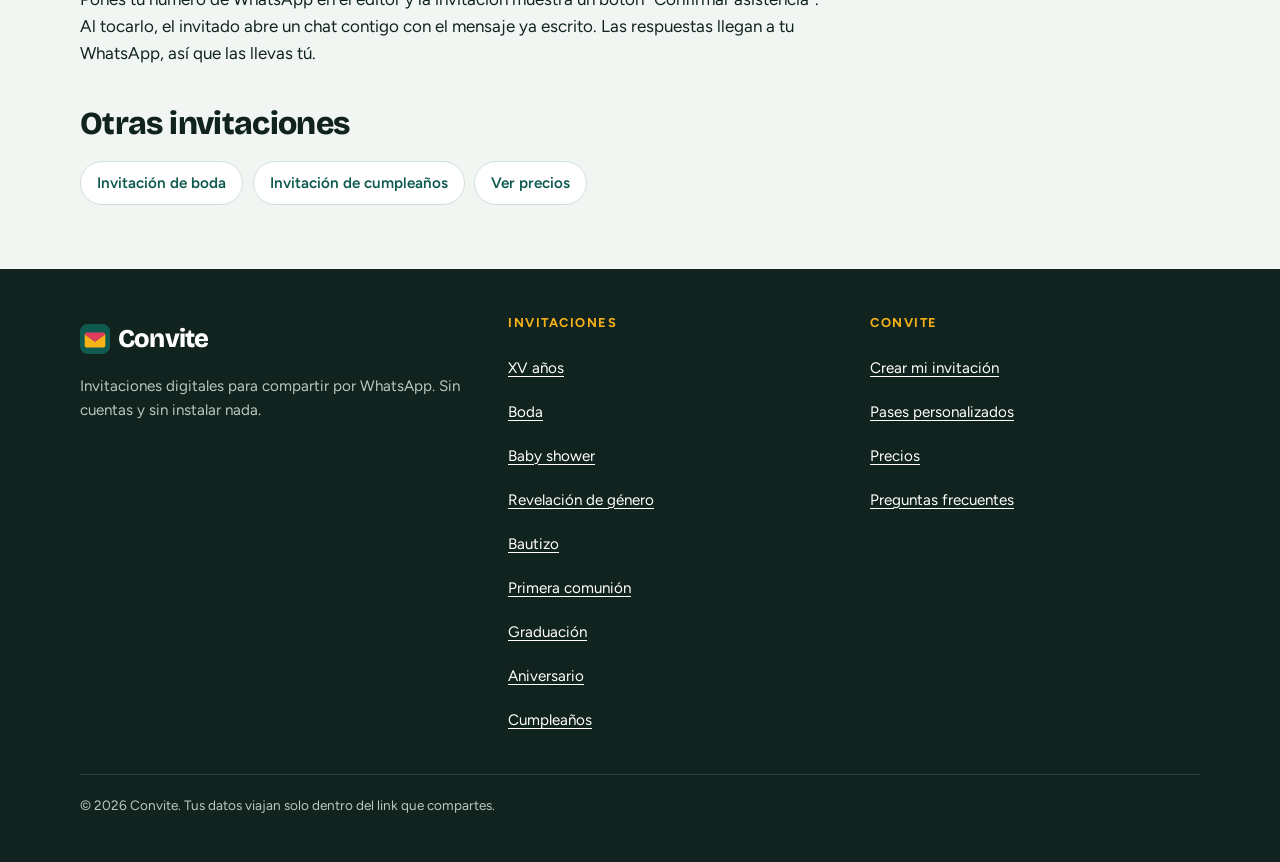
<file: invitaciones/aniversario.html>
<!doctype html>
<html lang="es">
<head>
<meta charset="utf-8">
<script>/* Convite se mudó a convitegt.pages.dev: los links viejos de GitHub Pages siguen sirviendo */if(location.hostname==='wallasgms.github.io')location.replace('https://convitegt.pages.dev'+location.pathname.replace(/^\/convite/,'')+location.search+location.hash)</script>
  <script>history.scrollRestoration="manual"</script>
<meta name="viewport" content="width=device-width, initial-scale=1">
<title>Invitación de aniversario digital para WhatsApp | Convite</title>
<meta name="description" content="Haz una invitación de aniversario digital para bodas de plata, de oro o cualquier año: fecha, lugar, mapa y confirmación por WhatsApp. Empieza gratis.">
<link rel="canonical" href="https://convitegt.pages.dev/invitaciones/aniversario.html">
<meta name="theme-color" content="#0f5a4e">
<link rel="icon" href="../favicon.svg" type="image/svg+xml">
<meta property="og:type" content="website">
<meta property="og:locale" content="es_LA">
<meta property="og:site_name" content="Convite">
<meta property="og:title" content="Invitación de aniversario digital para WhatsApp | Convite">
<meta property="og:description" content="Haz una invitación de aniversario digital para bodas de plata, de oro o cualquier año: fecha, lugar, mapa y confirmación por WhatsApp. Empieza gratis.">
<meta property="og:url" content="https://convitegt.pages.dev/invitaciones/aniversario.html">
<meta property="og:image" content="https://convitegt.pages.dev/img/eventos/og-aniversario.jpg">
<meta name="twitter:card" content="summary_large_image">
<link rel="preconnect" href="https://fonts.googleapis.com"><link rel="preconnect" href="https://fonts.gstatic.com" crossorigin><link href="https://fonts.googleapis.com/css2?family=Bricolage+Grotesque:opsz,wght@12..96,700;12..96,800&family=Figtree:wght@400;600;700&display=swap" rel="stylesheet">
<link rel="stylesheet" href="../css/site.css">
<script type="application/ld+json">{"@context":"https://schema.org","@type":"BreadcrumbList","itemListElement":[{"@type":"ListItem","position":1,"name":"Convite","item":"https://convitegt.pages.dev/"},{"@type":"ListItem","position":2,"name":"Invitaciones de aniversario","item":"https://convitegt.pages.dev/invitaciones/aniversario.html"}]}</script>
</head>
<body>
<a class="skip" href="#contenido">Saltar al contenido</a>
<div class="bunting" aria-hidden="true"></div>
<header class="wrap top">
<a class="logo" href="../index.html" aria-label="Convite, inicio"><svg viewBox="0 0 32 32" aria-hidden="true"><rect width="32" height="32" rx="8" fill="#0f5a4e"/><path d="M5 11l11 8 11-8v12a2 2 0 0 1-2 2H7a2 2 0 0 1-2-2z" fill="#f5b318"/><path d="M5 11a2 2 0 0 1 2-2h18a2 2 0 0 1 2 2l-11 8z" fill="#e23d5e"/></svg>Convite</a>
<nav aria-label="Principal"><a href="../index.html#precios">Precios</a><a href="../index.html#preguntas">Preguntas</a><a class="btn btn--main" href="../crear.html">Crear invitación</a></nav>
</header>
<main id="contenido">
<div class="wrap"><nav class="crumbs" aria-label="Ruta"><a href="../index.html">Convite</a> / Invitaciones de aniversario</nav></div>
<article class="art"><div class="wrap">
<div>
<h1>Invitación de aniversario digital para compartir por WhatsApp</h1>
<p class="lead">Cinco, quince o cincuenta años juntos merecen una buena celebración, y reunir a hijos, nietos y amigos cuesta trabajo. Con un link por WhatsApp todos ven la fecha, el lugar y confirman con un toque.</p>
<h2>Qué poner en la invitación de aniversario</h2>
<ul class="check"><li>Los nombres de la pareja y el subtítulo “Nuestro aniversario”, con los años cumplidos si quieres.</li><li>Fecha y hora de la celebración.</li><li>Lugar con botón de mapa; si hay una misa o renovación de votos aparte, pon la ceremonia y la recepción por separado.</li><li>Una línea “Con la bendición de” si los hijos organizan la fiesta en su honor.</li><li>Vestimenta, si es una cena formal o un convivio más relajado.</li><li>Un número de WhatsApp para confirmar; si es sorpresa, el de quien organiza.</li></ul>
<h2>Ideas de texto para copiar y adaptar</h2>
<blockquote><p>Veinticinco años de caminar juntos y queremos celebrarlo contigo. Acompáñanos a brindar por lo vivido y por lo que viene.</p><cite>Bodas de plata</cite></blockquote>
<blockquote><p>Gracias por ser parte de nuestra historia. Te invitamos a celebrar nuestro aniversario.</p><cite>Texto corto</cite></blockquote>
<blockquote><p>Con amor y gratitud, sus hijos los invitan a celebrar los años de matrimonio de sus papás.</p><cite>Sorpresa de los hijos</cite></blockquote>
<h2>Consejos antes de enviarla</h2>
<ul class="check"><li>Si es una sorpresa, usa el número de quien organiza y avisa en el texto que no se comente con los homenajeados.</li><li>Manda la invitación 3 o 4 semanas antes para que los invitados que viven lejos puedan viajar.</li><li>Revisa el link desde tu celular antes de enviarlo a todos.</li></ul>
<h2>Cómo se confirma la asistencia</h2>
<p>Pones tu número de WhatsApp en el editor y la invitación muestra un botón “Confirmar asistencia”. Al tocarlo, el invitado abre un chat contigo con el mensaje ya escrito. Las respuestas llegan a tu WhatsApp, así que las llevas tú.</p>
<h2>Otras invitaciones</h2>
<ul class="more"><li><a href="boda.html">Invitación de boda</a></li><li><a href="cumpleanos.html">Invitación de cumpleaños</a></li><li><a href="../index.html#precios">Ver precios</a></li></ul>
</div>
<aside class="side"><img class="side-art" src="../img/eventos/aniversario.webp" alt="" width="800" height="800"><h2>Crea la de tu aniversario</h2>
<p>Gratis, con 6 diseños. Con Premium (Q35 por invitación) tienes 37 diseños, tu propio color y letra, sin marca, cuenta regresiva, sobre animado y pases personalizados.</p>
<a class="btn btn--main" href="../crear.html?e=aniversario">Crear invitación de aniversario</a>
<p class="mini">Sin cuenta, sin descargas. Se comparte como un link.</p></aside>
</div></article>
</main>
<footer class="foot"><div class="wrap">
<div class="cols">
<div><a class="logo" href="../index.html"><svg viewBox="0 0 32 32" aria-hidden="true"><rect width="32" height="32" rx="8" fill="#0f5a4e"/><path d="M5 11l11 8 11-8v12a2 2 0 0 1-2 2H7a2 2 0 0 1-2-2z" fill="#f5b318"/><path d="M5 11a2 2 0 0 1 2-2h18a2 2 0 0 1 2 2l-11 8z" fill="#e23d5e"/></svg>Convite</a><p>Invitaciones digitales para compartir por WhatsApp. Sin cuentas y sin instalar nada.</p></div>
<div><h2>Invitaciones</h2><ul><li><a href="xv-anos.html">XV años</a></li><li><a href="boda.html">Boda</a></li><li><a href="baby-shower.html">Baby shower</a></li><li><a href="revelacion-de-genero.html">Revelación de género</a></li><li><a href="bautizo.html">Bautizo</a></li><li><a href="primera-comunion.html">Primera comunión</a></li><li><a href="graduacion.html">Graduación</a></li><li><a href="aniversario.html">Aniversario</a></li><li><a href="cumpleanos.html">Cumpleaños</a></li></ul></div>
<div><h2>Convite</h2><ul><li><a href="../crear.html">Crear mi invitación</a></li><li><a href="../index.html#pases">Pases personalizados</a></li><li><a href="../index.html#precios">Precios</a></li><li><a href="../index.html#preguntas">Preguntas frecuentes</a></li></ul></div>
</div>
<p class="fine">&copy; 2026 Convite. Tus datos viajan solo dentro del link que compartes.</p>
</div></footer>
</body></html>
</file>
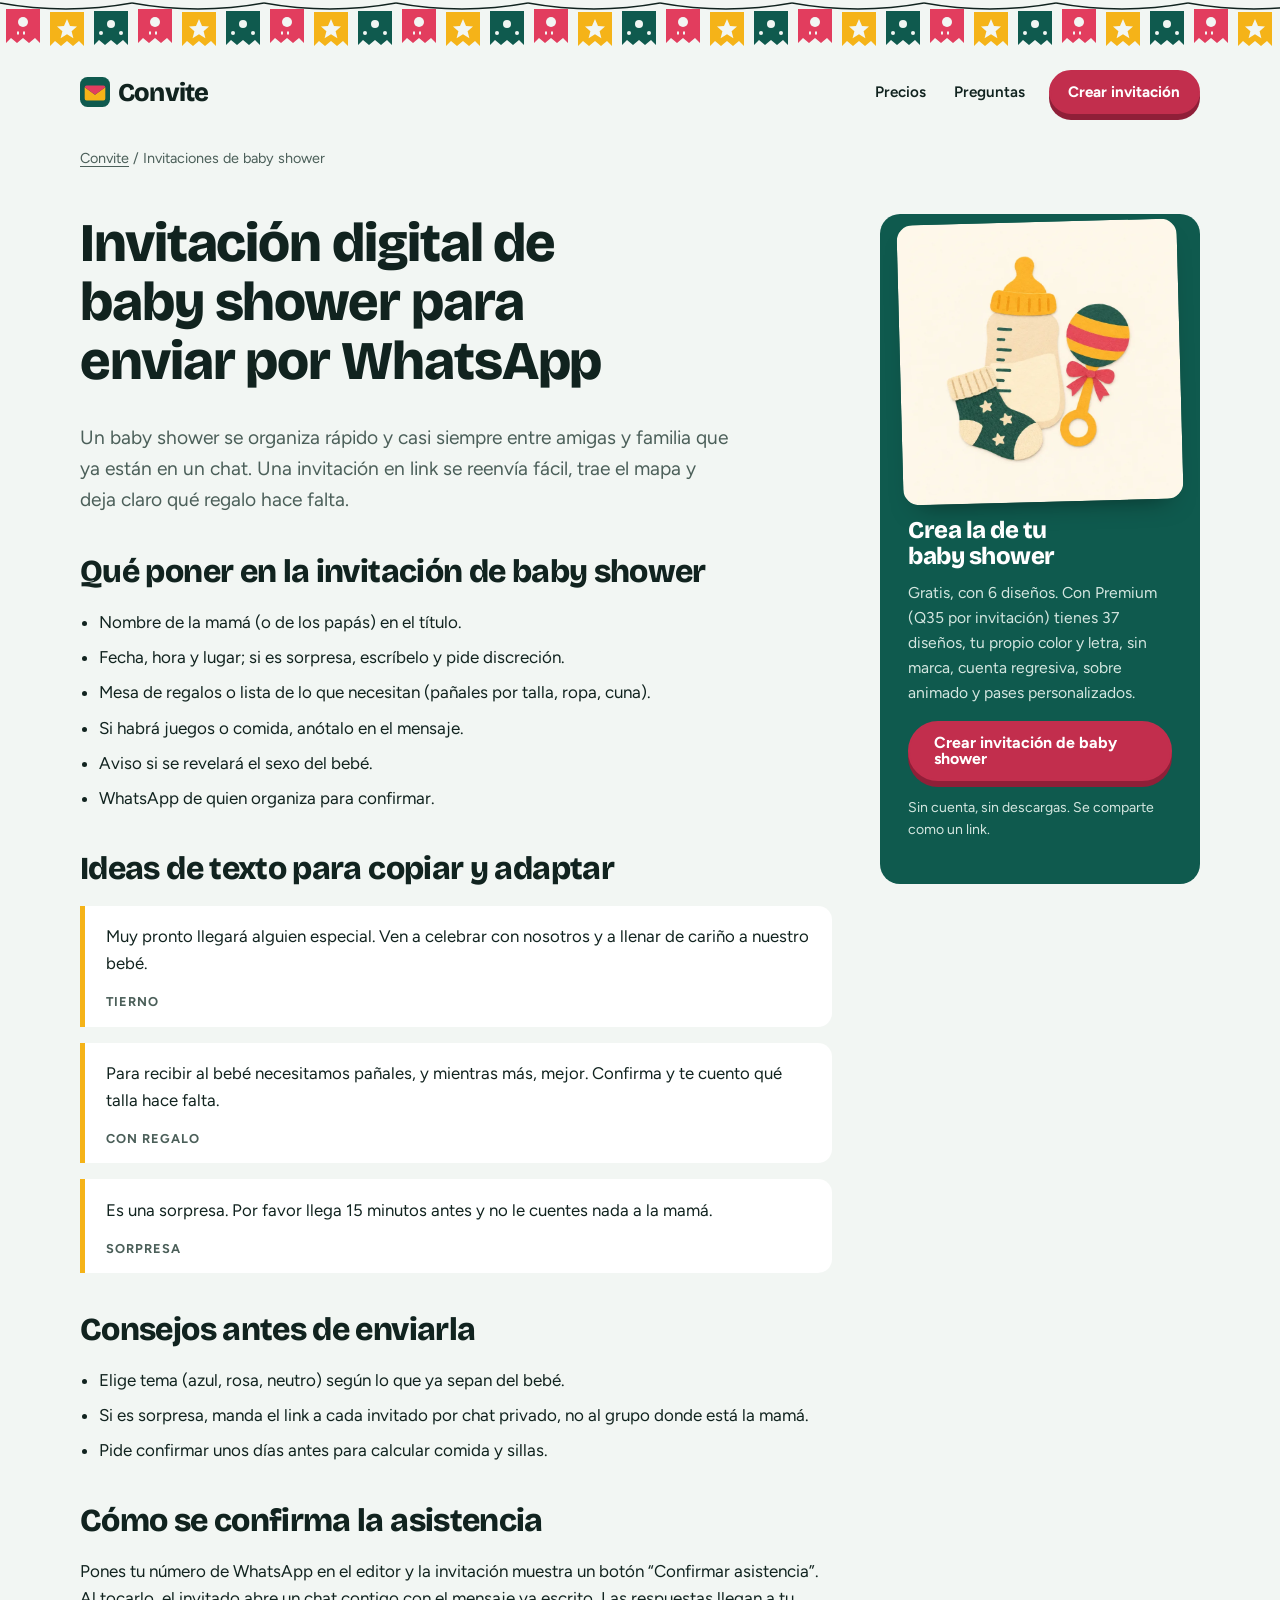
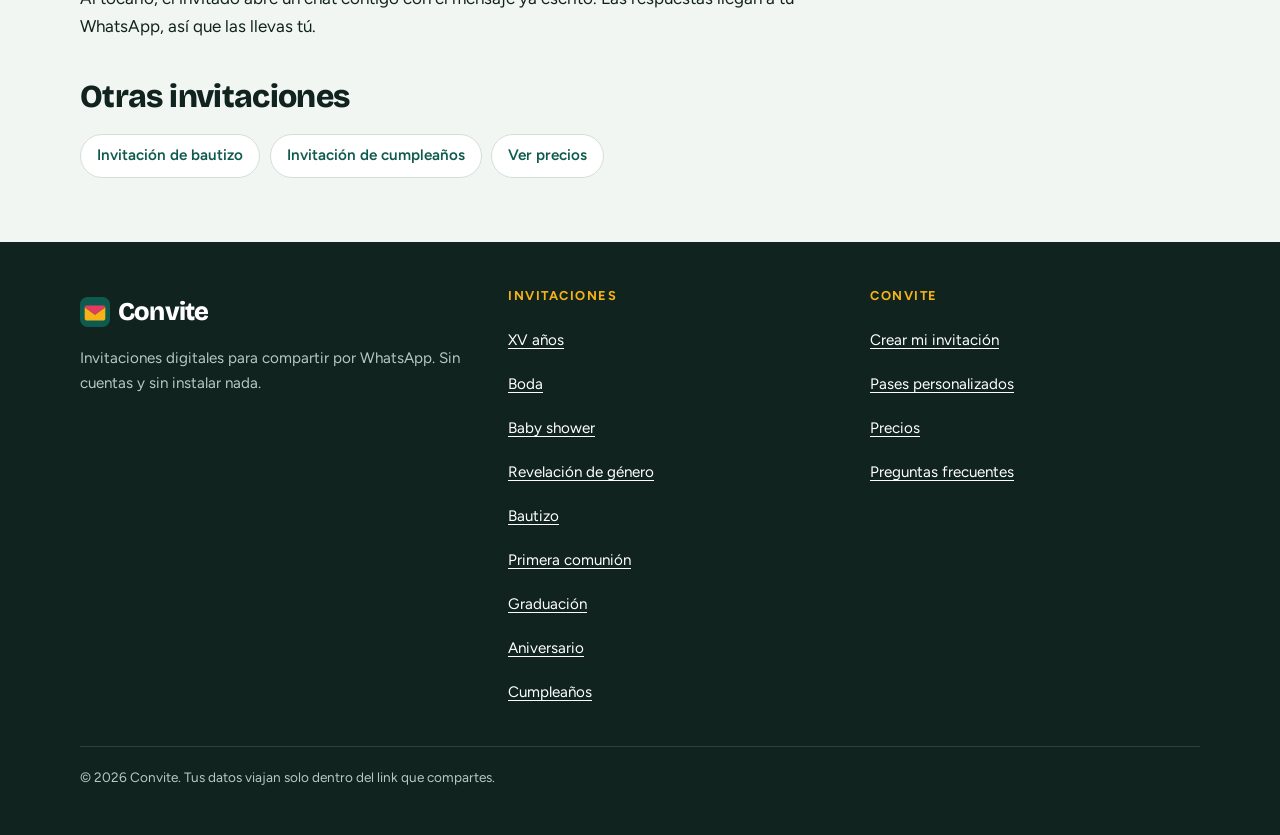
<file: invitaciones/baby-shower.html>
<!doctype html>
<html lang="es">
<head>
<meta charset="utf-8">
<script>/* Convite se mudó a convitegt.pages.dev: los links viejos de GitHub Pages siguen sirviendo */if(location.hostname==='wallasgms.github.io')location.replace('https://convitegt.pages.dev'+location.pathname.replace(/^\/convite/,'')+location.search+location.hash)</script>
  <script>history.scrollRestoration="manual"</script>
<meta name="viewport" content="width=device-width, initial-scale=1">
<title>Invitación digital de baby shower para WhatsApp | Convite</title>
<meta name="description" content="Crea una invitación de baby shower digital: fecha, lugar, mesa de regalos y confirmación por WhatsApp. Lista en minutos, empieza gratis.">
<link rel="canonical" href="https://convitegt.pages.dev/invitaciones/baby-shower.html">
<meta name="theme-color" content="#0f5a4e">
<link rel="icon" href="../favicon.svg" type="image/svg+xml">
<meta property="og:type" content="website">
<meta property="og:locale" content="es_LA">
<meta property="og:site_name" content="Convite">
<meta property="og:title" content="Invitación digital de baby shower para WhatsApp | Convite">
<meta property="og:description" content="Crea una invitación de baby shower digital: fecha, lugar, mesa de regalos y confirmación por WhatsApp. Lista en minutos, empieza gratis.">
<meta property="og:url" content="https://convitegt.pages.dev/invitaciones/baby-shower.html">
<meta property="og:image" content="https://convitegt.pages.dev/img/eventos/og-baby.jpg">
<meta name="twitter:card" content="summary_large_image">
<link rel="preconnect" href="https://fonts.googleapis.com"><link rel="preconnect" href="https://fonts.gstatic.com" crossorigin><link href="https://fonts.googleapis.com/css2?family=Bricolage+Grotesque:opsz,wght@12..96,700;12..96,800&family=Figtree:wght@400;600;700&display=swap" rel="stylesheet">
<link rel="stylesheet" href="../css/site.css">
<script type="application/ld+json">{"@context":"https://schema.org","@type":"BreadcrumbList","itemListElement":[{"@type":"ListItem","position":1,"name":"Convite","item":"https://convitegt.pages.dev/"},{"@type":"ListItem","position":2,"name":"Invitaciones de baby shower","item":"https://convitegt.pages.dev/invitaciones/baby-shower.html"}]}</script>
</head>
<body>
<a class="skip" href="#contenido">Saltar al contenido</a>
<div class="bunting" aria-hidden="true"></div>
<header class="wrap top">
<a class="logo" href="../index.html" aria-label="Convite, inicio"><svg viewBox="0 0 32 32" aria-hidden="true"><rect width="32" height="32" rx="8" fill="#0f5a4e"/><path d="M5 11l11 8 11-8v12a2 2 0 0 1-2 2H7a2 2 0 0 1-2-2z" fill="#f5b318"/><path d="M5 11a2 2 0 0 1 2-2h18a2 2 0 0 1 2 2l-11 8z" fill="#e23d5e"/></svg>Convite</a>
<nav aria-label="Principal"><a href="../index.html#precios">Precios</a><a href="../index.html#preguntas">Preguntas</a><a class="btn btn--main" href="../crear.html">Crear invitación</a></nav>
</header>
<main id="contenido">
<div class="wrap"><nav class="crumbs" aria-label="Ruta"><a href="../index.html">Convite</a> / Invitaciones de baby shower</nav></div>
<article class="art"><div class="wrap">
<div>
<h1>Invitación digital de baby shower para enviar por WhatsApp</h1>
<p class="lead">Un baby shower se organiza rápido y casi siempre entre amigas y familia que ya están en un chat. Una invitación en link se reenvía fácil, trae el mapa y deja claro qué regalo hace falta.</p>
<h2>Qué poner en la invitación de baby shower</h2>
<ul class="check"><li>Nombre de la mamá (o de los papás) en el título.</li><li>Fecha, hora y lugar; si es sorpresa, escríbelo y pide discreción.</li><li>Mesa de regalos o lista de lo que necesitan (pañales por talla, ropa, cuna).</li><li>Si habrá juegos o comida, anótalo en el mensaje.</li><li>Aviso si se revelará el sexo del bebé.</li><li>WhatsApp de quien organiza para confirmar.</li></ul>
<h2>Ideas de texto para copiar y adaptar</h2>
<blockquote><p>Muy pronto llegará alguien especial. Ven a celebrar con nosotros y a llenar de cariño a nuestro bebé.</p><cite>Tierno</cite></blockquote>
<blockquote><p>Para recibir al bebé necesitamos pañales, y mientras más, mejor. Confirma y te cuento qué talla hace falta.</p><cite>Con regalo</cite></blockquote>
<blockquote><p>Es una sorpresa. Por favor llega 15 minutos antes y no le cuentes nada a la mamá.</p><cite>Sorpresa</cite></blockquote>
<h2>Consejos antes de enviarla</h2>
<ul class="check"><li>Elige tema (azul, rosa, neutro) según lo que ya sepan del bebé.</li><li>Si es sorpresa, manda el link a cada invitado por chat privado, no al grupo donde está la mamá.</li><li>Pide confirmar unos días antes para calcular comida y sillas.</li></ul>
<h2>Cómo se confirma la asistencia</h2>
<p>Pones tu número de WhatsApp en el editor y la invitación muestra un botón “Confirmar asistencia”. Al tocarlo, el invitado abre un chat contigo con el mensaje ya escrito. Las respuestas llegan a tu WhatsApp, así que las llevas tú.</p>
<h2>Otras invitaciones</h2>
<ul class="more"><li><a href="bautizo.html">Invitación de bautizo</a></li><li><a href="cumpleanos.html">Invitación de cumpleaños</a></li><li><a href="../index.html#precios">Ver precios</a></li></ul>
</div>
<aside class="side"><img class="side-art" src="../img/eventos/baby.webp" alt="" width="800" height="800"><h2>Crea la de tu baby shower</h2>
<p>Gratis, con 6 diseños. Con Premium (Q35 por invitación) tienes 37 diseños, tu propio color y letra, sin marca, cuenta regresiva, sobre animado y pases personalizados.</p>
<a class="btn btn--main" href="../crear.html?e=baby">Crear invitación de baby shower</a>
<p class="mini">Sin cuenta, sin descargas. Se comparte como un link.</p></aside>
</div></article>
</main>
<footer class="foot"><div class="wrap">
<div class="cols">
<div><a class="logo" href="../index.html"><svg viewBox="0 0 32 32" aria-hidden="true"><rect width="32" height="32" rx="8" fill="#0f5a4e"/><path d="M5 11l11 8 11-8v12a2 2 0 0 1-2 2H7a2 2 0 0 1-2-2z" fill="#f5b318"/><path d="M5 11a2 2 0 0 1 2-2h18a2 2 0 0 1 2 2l-11 8z" fill="#e23d5e"/></svg>Convite</a><p>Invitaciones digitales para compartir por WhatsApp. Sin cuentas y sin instalar nada.</p></div>
<div><h2>Invitaciones</h2><ul><li><a href="xv-anos.html">XV años</a></li><li><a href="boda.html">Boda</a></li><li><a href="baby-shower.html">Baby shower</a></li><li><a href="revelacion-de-genero.html">Revelación de género</a></li><li><a href="bautizo.html">Bautizo</a></li><li><a href="primera-comunion.html">Primera comunión</a></li><li><a href="graduacion.html">Graduación</a></li><li><a href="aniversario.html">Aniversario</a></li><li><a href="cumpleanos.html">Cumpleaños</a></li></ul></div>
<div><h2>Convite</h2><ul><li><a href="../crear.html">Crear mi invitación</a></li><li><a href="../index.html#pases">Pases personalizados</a></li><li><a href="../index.html#precios">Precios</a></li><li><a href="../index.html#preguntas">Preguntas frecuentes</a></li></ul></div>
</div>
<p class="fine">&copy; 2026 Convite. Tus datos viajan solo dentro del link que compartes.</p>
</div></footer>
</body></html>
</file>
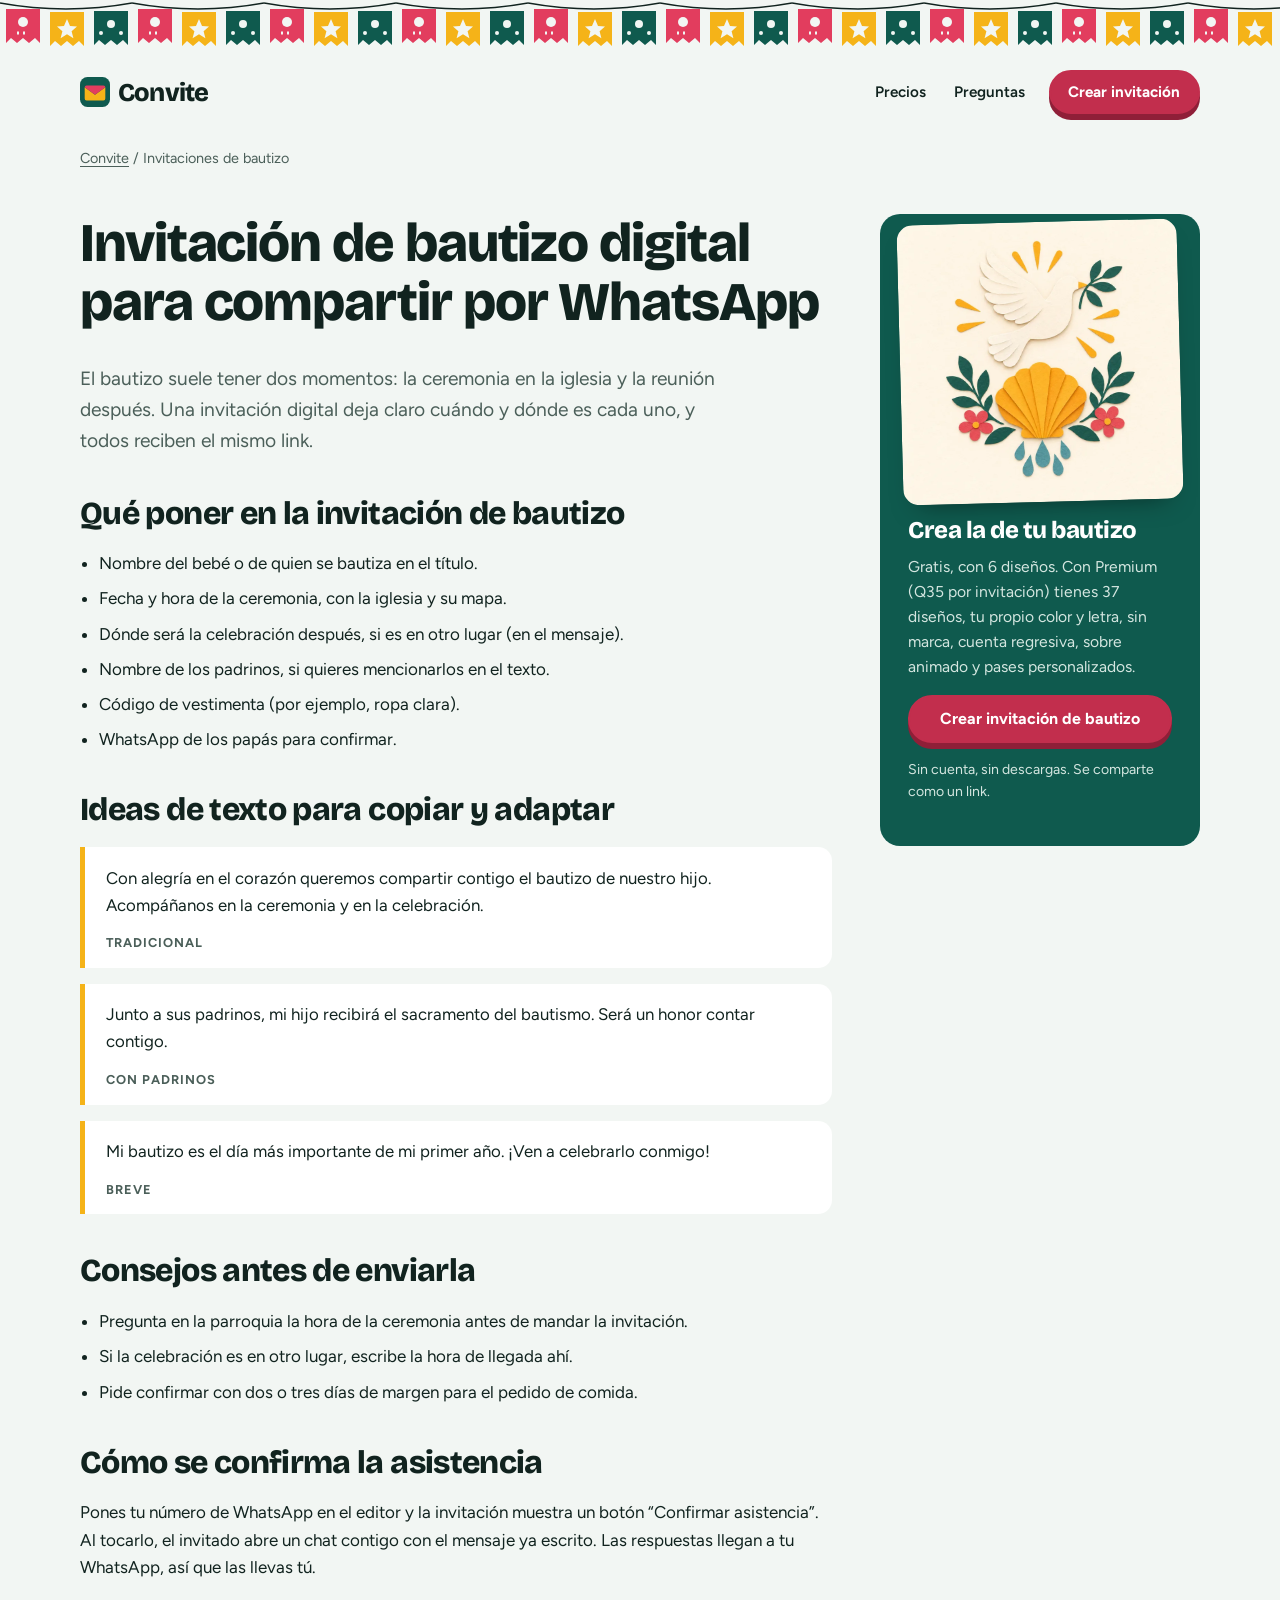
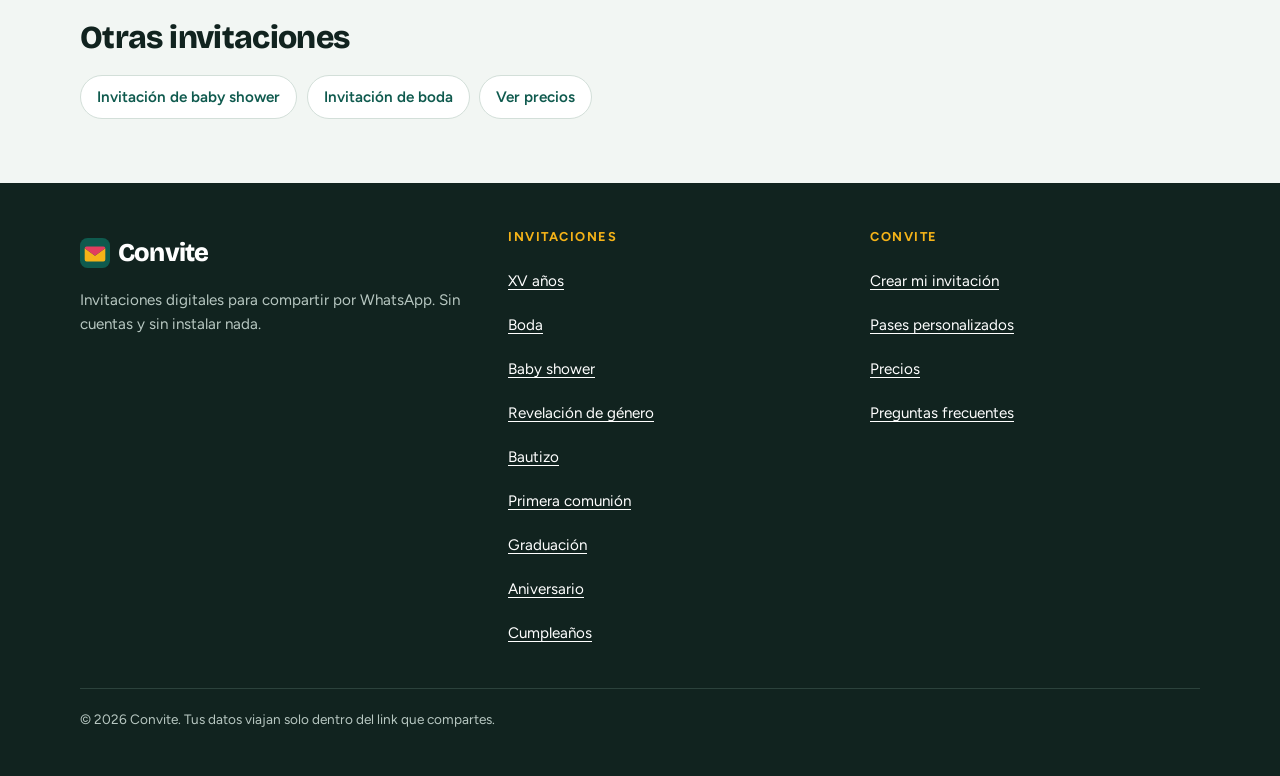
<file: invitaciones/bautizo.html>
<!doctype html>
<html lang="es">
<head>
<meta charset="utf-8">
<script>/* Convite se mudó a convitegt.pages.dev: los links viejos de GitHub Pages siguen sirviendo */if(location.hostname==='wallasgms.github.io')location.replace('https://convitegt.pages.dev'+location.pathname.replace(/^\/convite/,'')+location.search+location.hash)</script>
  <script>history.scrollRestoration="manual"</script>
<meta name="viewport" content="width=device-width, initial-scale=1">
<title>Invitación de bautizo digital para WhatsApp | Convite</title>
<meta name="description" content="Crea tu invitación de bautizo digital con hora de la misa, lugar de la celebración y confirmación por WhatsApp. Empieza gratis en Convite.">
<link rel="canonical" href="https://convitegt.pages.dev/invitaciones/bautizo.html">
<meta name="theme-color" content="#0f5a4e">
<link rel="icon" href="../favicon.svg" type="image/svg+xml">
<meta property="og:type" content="website">
<meta property="og:locale" content="es_LA">
<meta property="og:site_name" content="Convite">
<meta property="og:title" content="Invitación de bautizo digital para WhatsApp | Convite">
<meta property="og:description" content="Crea tu invitación de bautizo digital con hora de la misa, lugar de la celebración y confirmación por WhatsApp. Empieza gratis en Convite.">
<meta property="og:url" content="https://convitegt.pages.dev/invitaciones/bautizo.html">
<meta property="og:image" content="https://convitegt.pages.dev/img/eventos/og-bautizo.jpg">
<meta name="twitter:card" content="summary_large_image">
<link rel="preconnect" href="https://fonts.googleapis.com"><link rel="preconnect" href="https://fonts.gstatic.com" crossorigin><link href="https://fonts.googleapis.com/css2?family=Bricolage+Grotesque:opsz,wght@12..96,700;12..96,800&family=Figtree:wght@400;600;700&display=swap" rel="stylesheet">
<link rel="stylesheet" href="../css/site.css">
<script type="application/ld+json">{"@context":"https://schema.org","@type":"BreadcrumbList","itemListElement":[{"@type":"ListItem","position":1,"name":"Convite","item":"https://convitegt.pages.dev/"},{"@type":"ListItem","position":2,"name":"Invitaciones de bautizo","item":"https://convitegt.pages.dev/invitaciones/bautizo.html"}]}</script>
</head>
<body>
<a class="skip" href="#contenido">Saltar al contenido</a>
<div class="bunting" aria-hidden="true"></div>
<header class="wrap top">
<a class="logo" href="../index.html" aria-label="Convite, inicio"><svg viewBox="0 0 32 32" aria-hidden="true"><rect width="32" height="32" rx="8" fill="#0f5a4e"/><path d="M5 11l11 8 11-8v12a2 2 0 0 1-2 2H7a2 2 0 0 1-2-2z" fill="#f5b318"/><path d="M5 11a2 2 0 0 1 2-2h18a2 2 0 0 1 2 2l-11 8z" fill="#e23d5e"/></svg>Convite</a>
<nav aria-label="Principal"><a href="../index.html#precios">Precios</a><a href="../index.html#preguntas">Preguntas</a><a class="btn btn--main" href="../crear.html">Crear invitación</a></nav>
</header>
<main id="contenido">
<div class="wrap"><nav class="crumbs" aria-label="Ruta"><a href="../index.html">Convite</a> / Invitaciones de bautizo</nav></div>
<article class="art"><div class="wrap">
<div>
<h1>Invitación de bautizo digital para compartir por WhatsApp</h1>
<p class="lead">El bautizo suele tener dos momentos: la ceremonia en la iglesia y la reunión después. Una invitación digital deja claro cuándo y dónde es cada uno, y todos reciben el mismo link.</p>
<h2>Qué poner en la invitación de bautizo</h2>
<ul class="check"><li>Nombre del bebé o de quien se bautiza en el título.</li><li>Fecha y hora de la ceremonia, con la iglesia y su mapa.</li><li>Dónde será la celebración después, si es en otro lugar (en el mensaje).</li><li>Nombre de los padrinos, si quieres mencionarlos en el texto.</li><li>Código de vestimenta (por ejemplo, ropa clara).</li><li>WhatsApp de los papás para confirmar.</li></ul>
<h2>Ideas de texto para copiar y adaptar</h2>
<blockquote><p>Con alegría en el corazón queremos compartir contigo el bautizo de nuestro hijo. Acompáñanos en la ceremonia y en la celebración.</p><cite>Tradicional</cite></blockquote>
<blockquote><p>Junto a sus padrinos, mi hijo recibirá el sacramento del bautismo. Será un honor contar contigo.</p><cite>Con padrinos</cite></blockquote>
<blockquote><p>Mi bautizo es el día más importante de mi primer año. ¡Ven a celebrarlo conmigo!</p><cite>Breve</cite></blockquote>
<h2>Consejos antes de enviarla</h2>
<ul class="check"><li>Pregunta en la parroquia la hora de la ceremonia antes de mandar la invitación.</li><li>Si la celebración es en otro lugar, escribe la hora de llegada ahí.</li><li>Pide confirmar con dos o tres días de margen para el pedido de comida.</li></ul>
<h2>Cómo se confirma la asistencia</h2>
<p>Pones tu número de WhatsApp en el editor y la invitación muestra un botón “Confirmar asistencia”. Al tocarlo, el invitado abre un chat contigo con el mensaje ya escrito. Las respuestas llegan a tu WhatsApp, así que las llevas tú.</p>
<h2>Otras invitaciones</h2>
<ul class="more"><li><a href="baby-shower.html">Invitación de baby shower</a></li><li><a href="boda.html">Invitación de boda</a></li><li><a href="../index.html#precios">Ver precios</a></li></ul>
</div>
<aside class="side"><img class="side-art" src="../img/eventos/bautizo.webp" alt="" width="800" height="800"><h2>Crea la de tu bautizo</h2>
<p>Gratis, con 6 diseños. Con Premium (Q35 por invitación) tienes 37 diseños, tu propio color y letra, sin marca, cuenta regresiva, sobre animado y pases personalizados.</p>
<a class="btn btn--main" href="../crear.html?e=bautizo">Crear invitación de bautizo</a>
<p class="mini">Sin cuenta, sin descargas. Se comparte como un link.</p></aside>
</div></article>
</main>
<footer class="foot"><div class="wrap">
<div class="cols">
<div><a class="logo" href="../index.html"><svg viewBox="0 0 32 32" aria-hidden="true"><rect width="32" height="32" rx="8" fill="#0f5a4e"/><path d="M5 11l11 8 11-8v12a2 2 0 0 1-2 2H7a2 2 0 0 1-2-2z" fill="#f5b318"/><path d="M5 11a2 2 0 0 1 2-2h18a2 2 0 0 1 2 2l-11 8z" fill="#e23d5e"/></svg>Convite</a><p>Invitaciones digitales para compartir por WhatsApp. Sin cuentas y sin instalar nada.</p></div>
<div><h2>Invitaciones</h2><ul><li><a href="xv-anos.html">XV años</a></li><li><a href="boda.html">Boda</a></li><li><a href="baby-shower.html">Baby shower</a></li><li><a href="revelacion-de-genero.html">Revelación de género</a></li><li><a href="bautizo.html">Bautizo</a></li><li><a href="primera-comunion.html">Primera comunión</a></li><li><a href="graduacion.html">Graduación</a></li><li><a href="aniversario.html">Aniversario</a></li><li><a href="cumpleanos.html">Cumpleaños</a></li></ul></div>
<div><h2>Convite</h2><ul><li><a href="../crear.html">Crear mi invitación</a></li><li><a href="../index.html#pases">Pases personalizados</a></li><li><a href="../index.html#precios">Precios</a></li><li><a href="../index.html#preguntas">Preguntas frecuentes</a></li></ul></div>
</div>
<p class="fine">&copy; 2026 Convite. Tus datos viajan solo dentro del link que compartes.</p>
</div></footer>
</body></html>
</file>
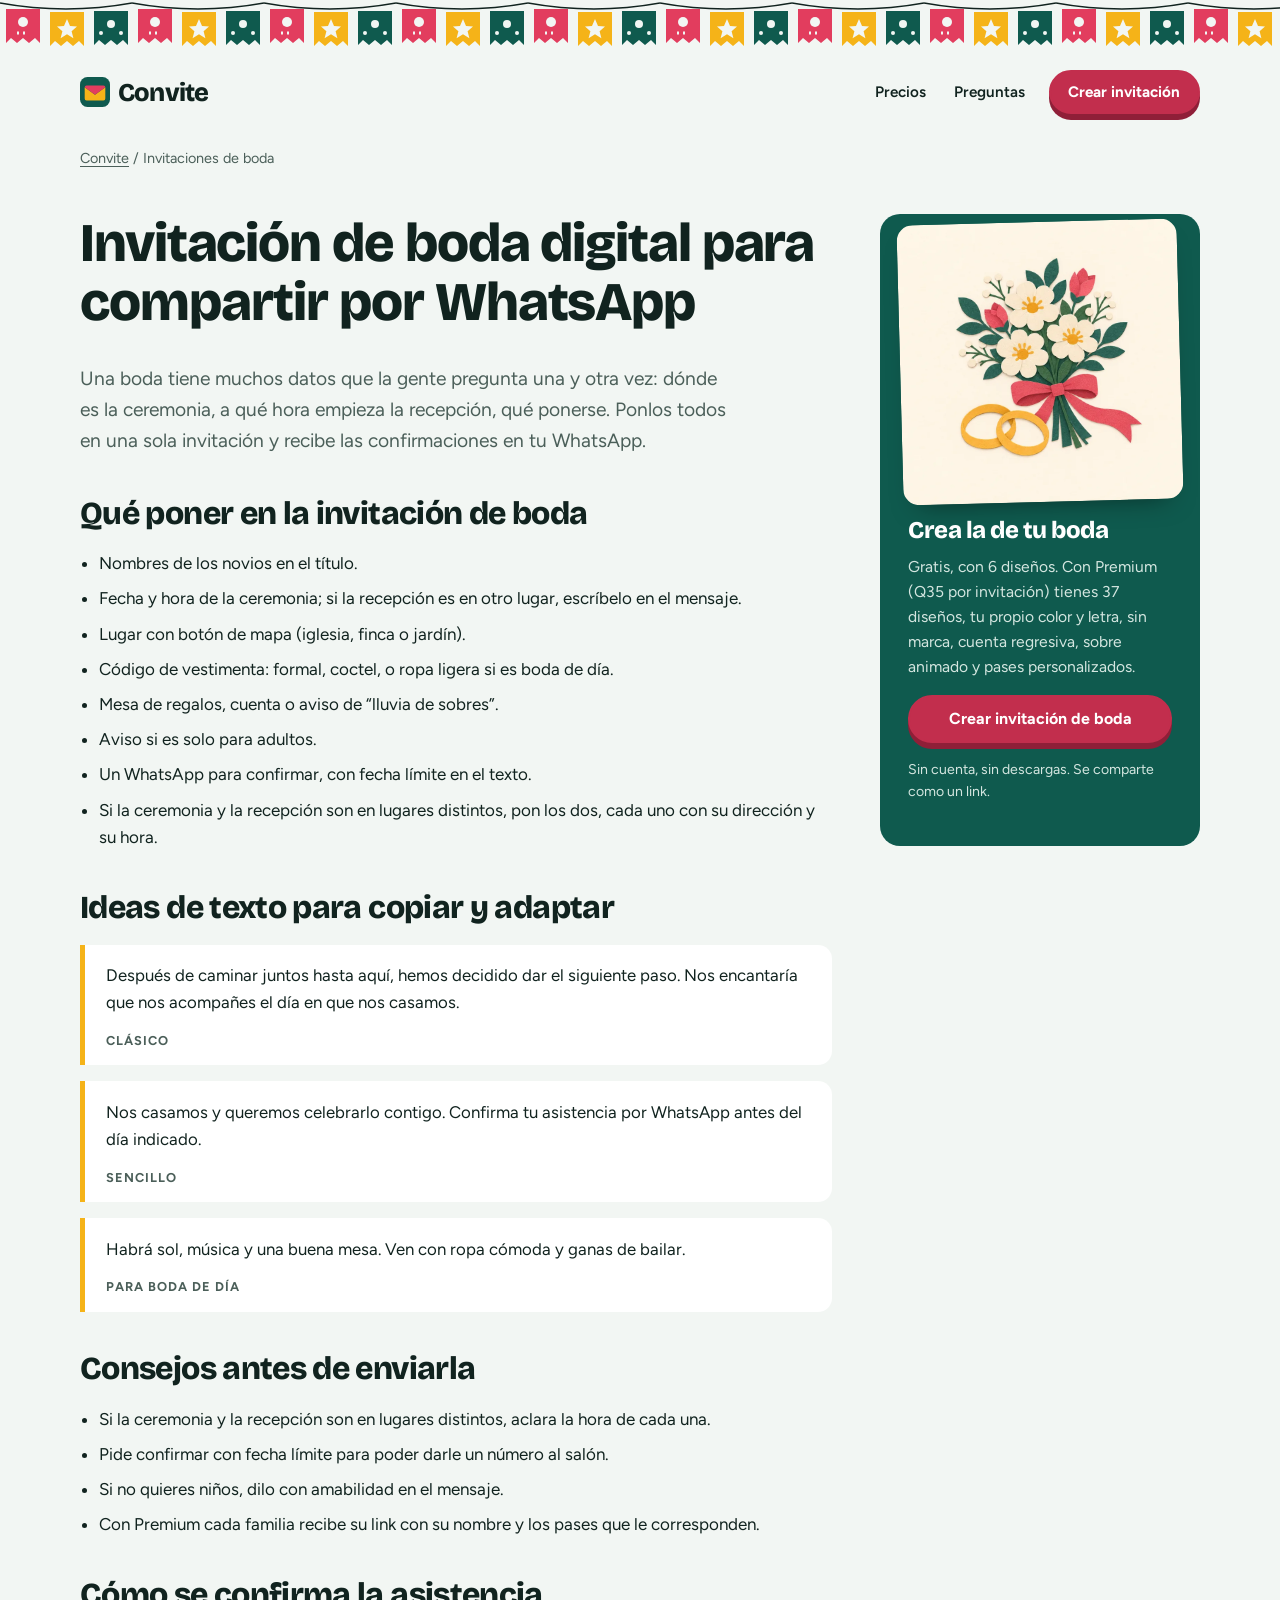
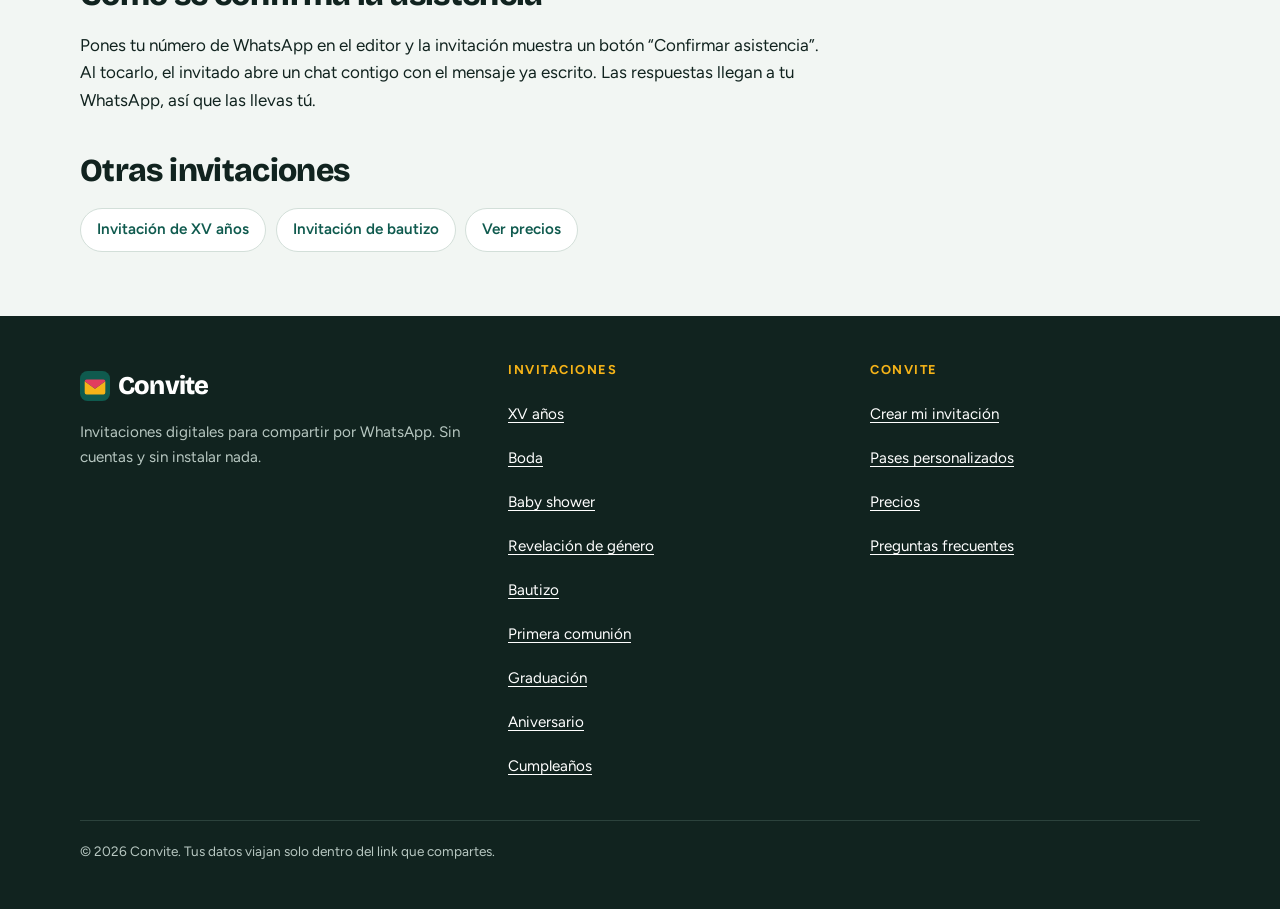
<file: invitaciones/boda.html>
<!doctype html>
<html lang="es">
<head>
<meta charset="utf-8">
<script>/* Convite se mudó a convitegt.pages.dev: los links viejos de GitHub Pages siguen sirviendo */if(location.hostname==='wallasgms.github.io')location.replace('https://convitegt.pages.dev'+location.pathname.replace(/^\/convite/,'')+location.search+location.hash)</script>
  <script>history.scrollRestoration="manual"</script>
<meta name="viewport" content="width=device-width, initial-scale=1">
<title>Invitación de boda digital por WhatsApp, gratis | Convite</title>
<meta name="description" content="Haz tu invitación de boda digital con mapa, vestimenta y confirmación por WhatsApp. Ideas de texto y qué incluir. Empieza gratis en Convite.">
<link rel="canonical" href="https://convitegt.pages.dev/invitaciones/boda.html">
<meta name="theme-color" content="#0f5a4e">
<link rel="icon" href="../favicon.svg" type="image/svg+xml">
<meta property="og:type" content="website">
<meta property="og:locale" content="es_LA">
<meta property="og:site_name" content="Convite">
<meta property="og:title" content="Invitación de boda digital por WhatsApp, gratis | Convite">
<meta property="og:description" content="Haz tu invitación de boda digital con mapa, vestimenta y confirmación por WhatsApp. Ideas de texto y qué incluir. Empieza gratis en Convite.">
<meta property="og:url" content="https://convitegt.pages.dev/invitaciones/boda.html">
<meta property="og:image" content="https://convitegt.pages.dev/img/eventos/og-boda.jpg">
<meta name="twitter:card" content="summary_large_image">
<link rel="preconnect" href="https://fonts.googleapis.com"><link rel="preconnect" href="https://fonts.gstatic.com" crossorigin><link href="https://fonts.googleapis.com/css2?family=Bricolage+Grotesque:opsz,wght@12..96,700;12..96,800&family=Figtree:wght@400;600;700&display=swap" rel="stylesheet">
<link rel="stylesheet" href="../css/site.css">
<script type="application/ld+json">{"@context":"https://schema.org","@type":"BreadcrumbList","itemListElement":[{"@type":"ListItem","position":1,"name":"Convite","item":"https://convitegt.pages.dev/"},{"@type":"ListItem","position":2,"name":"Invitaciones de boda","item":"https://convitegt.pages.dev/invitaciones/boda.html"}]}</script>
</head>
<body>
<a class="skip" href="#contenido">Saltar al contenido</a>
<div class="bunting" aria-hidden="true"></div>
<header class="wrap top">
<a class="logo" href="../index.html" aria-label="Convite, inicio"><svg viewBox="0 0 32 32" aria-hidden="true"><rect width="32" height="32" rx="8" fill="#0f5a4e"/><path d="M5 11l11 8 11-8v12a2 2 0 0 1-2 2H7a2 2 0 0 1-2-2z" fill="#f5b318"/><path d="M5 11a2 2 0 0 1 2-2h18a2 2 0 0 1 2 2l-11 8z" fill="#e23d5e"/></svg>Convite</a>
<nav aria-label="Principal"><a href="../index.html#precios">Precios</a><a href="../index.html#preguntas">Preguntas</a><a class="btn btn--main" href="../crear.html">Crear invitación</a></nav>
</header>
<main id="contenido">
<div class="wrap"><nav class="crumbs" aria-label="Ruta"><a href="../index.html">Convite</a> / Invitaciones de boda</nav></div>
<article class="art"><div class="wrap">
<div>
<h1>Invitación de boda digital para compartir por WhatsApp</h1>
<p class="lead">Una boda tiene muchos datos que la gente pregunta una y otra vez: dónde es la ceremonia, a qué hora empieza la recepción, qué ponerse. Ponlos todos en una sola invitación y recibe las confirmaciones en tu WhatsApp.</p>
<h2>Qué poner en la invitación de boda</h2>
<ul class="check"><li>Nombres de los novios en el título.</li><li>Fecha y hora de la ceremonia; si la recepción es en otro lugar, escríbelo en el mensaje.</li><li>Lugar con botón de mapa (iglesia, finca o jardín).</li><li>Código de vestimenta: formal, coctel, o ropa ligera si es boda de día.</li><li>Mesa de regalos, cuenta o aviso de “lluvia de sobres”.</li><li>Aviso si es solo para adultos.</li><li>Un WhatsApp para confirmar, con fecha límite en el texto.</li><li>Si la ceremonia y la recepción son en lugares distintos, pon los dos, cada uno con su dirección y su hora.</li></ul>
<h2>Ideas de texto para copiar y adaptar</h2>
<blockquote><p>Después de caminar juntos hasta aquí, hemos decidido dar el siguiente paso. Nos encantaría que nos acompañes el día en que nos casamos.</p><cite>Clásico</cite></blockquote>
<blockquote><p>Nos casamos y queremos celebrarlo contigo. Confirma tu asistencia por WhatsApp antes del día indicado.</p><cite>Sencillo</cite></blockquote>
<blockquote><p>Habrá sol, música y una buena mesa. Ven con ropa cómoda y ganas de bailar.</p><cite>Para boda de día</cite></blockquote>
<h2>Consejos antes de enviarla</h2>
<ul class="check"><li>Si la ceremonia y la recepción son en lugares distintos, aclara la hora de cada una.</li><li>Pide confirmar con fecha límite para poder darle un número al salón.</li><li>Si no quieres niños, dilo con amabilidad en el mensaje.</li><li>Con Premium cada familia recibe su link con su nombre y los pases que le corresponden.</li></ul>
<h2>Cómo se confirma la asistencia</h2>
<p>Pones tu número de WhatsApp en el editor y la invitación muestra un botón “Confirmar asistencia”. Al tocarlo, el invitado abre un chat contigo con el mensaje ya escrito. Las respuestas llegan a tu WhatsApp, así que las llevas tú.</p>
<h2>Otras invitaciones</h2>
<ul class="more"><li><a href="xv-anos.html">Invitación de XV años</a></li><li><a href="bautizo.html">Invitación de bautizo</a></li><li><a href="../index.html#precios">Ver precios</a></li></ul>
</div>
<aside class="side"><img class="side-art" src="../img/eventos/boda.webp" alt="" width="800" height="800"><h2>Crea la de tu boda</h2>
<p>Gratis, con 6 diseños. Con Premium (Q35 por invitación) tienes 37 diseños, tu propio color y letra, sin marca, cuenta regresiva, sobre animado y pases personalizados.</p>
<a class="btn btn--main" href="../crear.html?e=boda">Crear invitación de boda</a>
<p class="mini">Sin cuenta, sin descargas. Se comparte como un link.</p></aside>
</div></article>
</main>
<footer class="foot"><div class="wrap">
<div class="cols">
<div><a class="logo" href="../index.html"><svg viewBox="0 0 32 32" aria-hidden="true"><rect width="32" height="32" rx="8" fill="#0f5a4e"/><path d="M5 11l11 8 11-8v12a2 2 0 0 1-2 2H7a2 2 0 0 1-2-2z" fill="#f5b318"/><path d="M5 11a2 2 0 0 1 2-2h18a2 2 0 0 1 2 2l-11 8z" fill="#e23d5e"/></svg>Convite</a><p>Invitaciones digitales para compartir por WhatsApp. Sin cuentas y sin instalar nada.</p></div>
<div><h2>Invitaciones</h2><ul><li><a href="xv-anos.html">XV años</a></li><li><a href="boda.html">Boda</a></li><li><a href="baby-shower.html">Baby shower</a></li><li><a href="revelacion-de-genero.html">Revelación de género</a></li><li><a href="bautizo.html">Bautizo</a></li><li><a href="primera-comunion.html">Primera comunión</a></li><li><a href="graduacion.html">Graduación</a></li><li><a href="aniversario.html">Aniversario</a></li><li><a href="cumpleanos.html">Cumpleaños</a></li></ul></div>
<div><h2>Convite</h2><ul><li><a href="../crear.html">Crear mi invitación</a></li><li><a href="../index.html#pases">Pases personalizados</a></li><li><a href="../index.html#precios">Precios</a></li><li><a href="../index.html#preguntas">Preguntas frecuentes</a></li></ul></div>
</div>
<p class="fine">&copy; 2026 Convite. Tus datos viajan solo dentro del link que compartes.</p>
</div></footer>
</body></html>
</file>
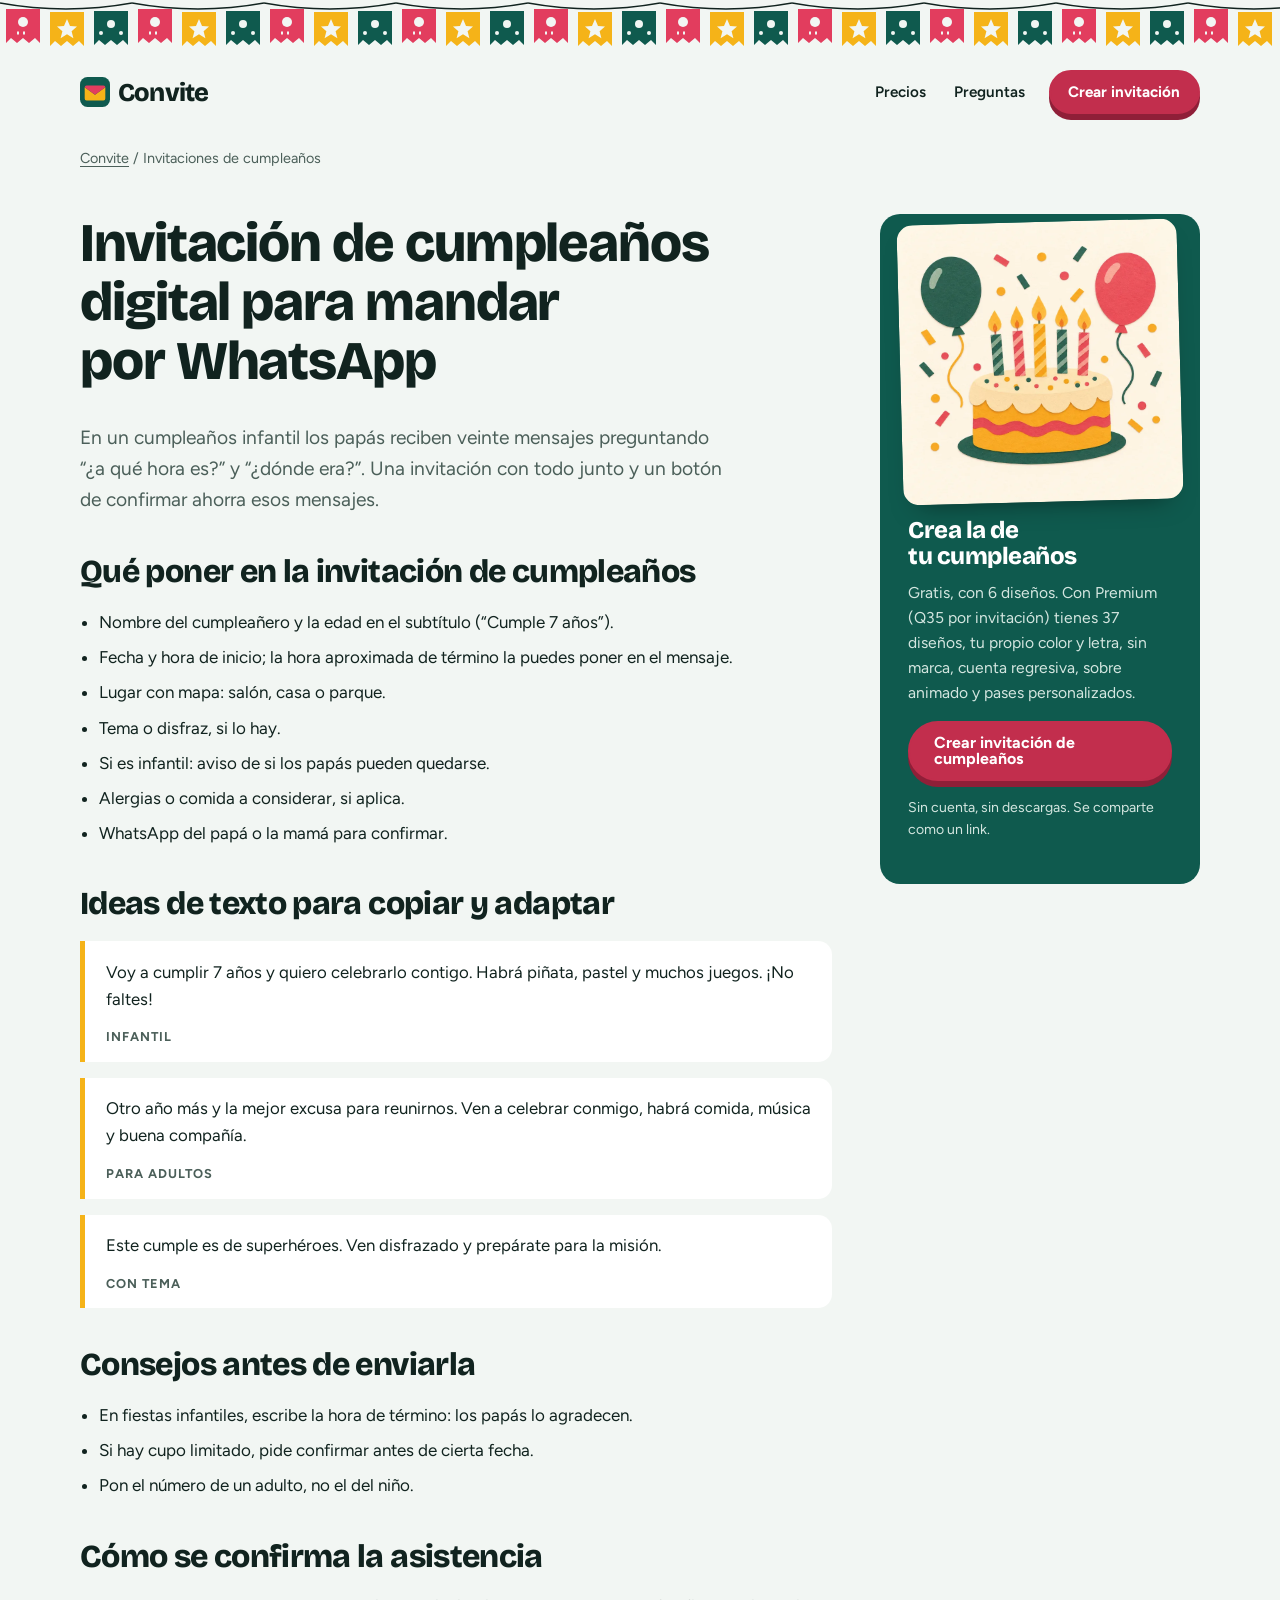
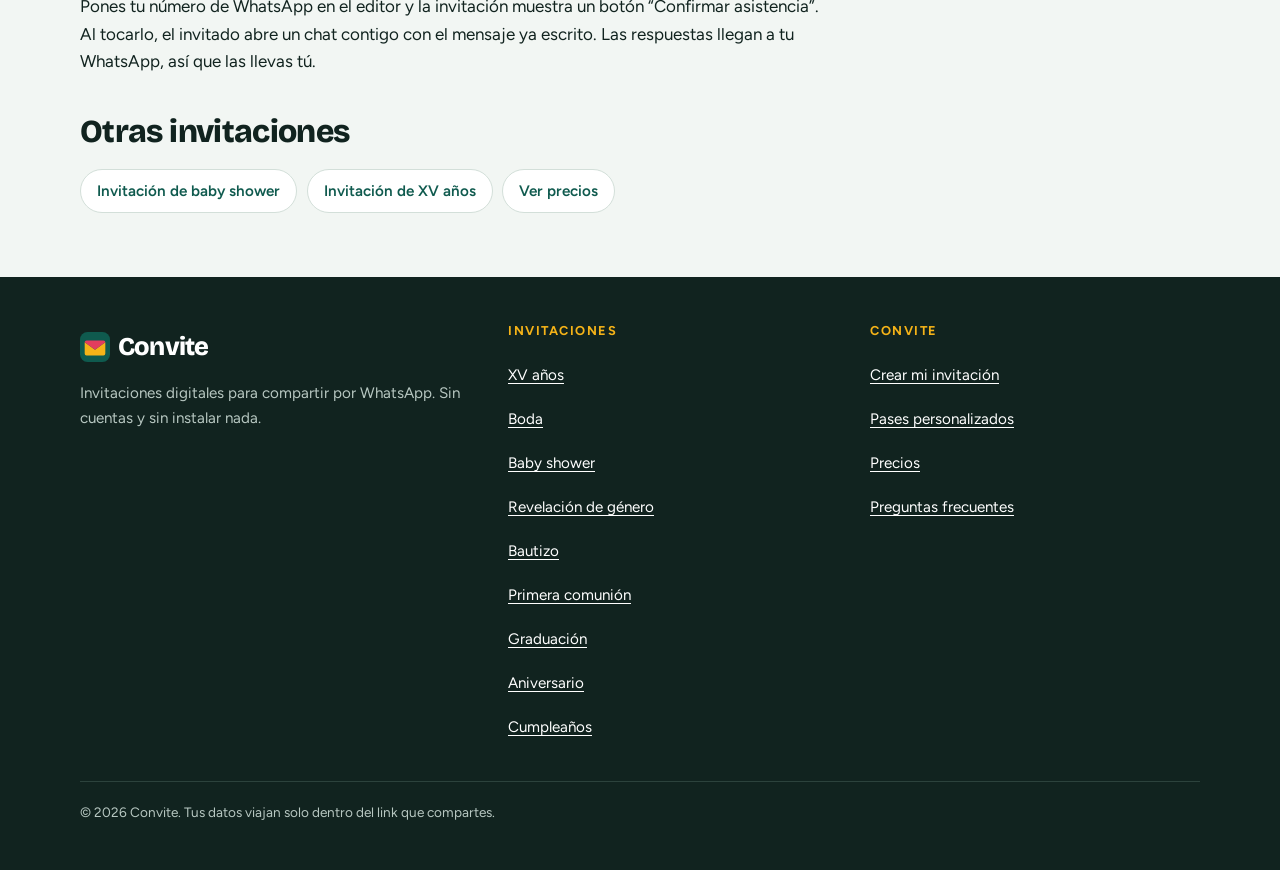
<file: invitaciones/cumpleanos.html>
<!doctype html>
<html lang="es">
<head>
<meta charset="utf-8">
<script>/* Convite se mudó a convitegt.pages.dev: los links viejos de GitHub Pages siguen sirviendo */if(location.hostname==='wallasgms.github.io')location.replace('https://convitegt.pages.dev'+location.pathname.replace(/^\/convite/,'')+location.search+location.hash)</script>
  <script>history.scrollRestoration="manual"</script>
<meta name="viewport" content="width=device-width, initial-scale=1">
<title>Invitación de cumpleaños digital para WhatsApp | Convite</title>
<meta name="description" content="Haz una invitación de cumpleaños digital para niños o adultos: fecha, mapa, tema y confirmación por WhatsApp. Gratis y en minutos.">
<link rel="canonical" href="https://convitegt.pages.dev/invitaciones/cumpleanos.html">
<meta name="theme-color" content="#0f5a4e">
<link rel="icon" href="../favicon.svg" type="image/svg+xml">
<meta property="og:type" content="website">
<meta property="og:locale" content="es_LA">
<meta property="og:site_name" content="Convite">
<meta property="og:title" content="Invitación de cumpleaños digital para WhatsApp | Convite">
<meta property="og:description" content="Haz una invitación de cumpleaños digital para niños o adultos: fecha, mapa, tema y confirmación por WhatsApp. Gratis y en minutos.">
<meta property="og:url" content="https://convitegt.pages.dev/invitaciones/cumpleanos.html">
<meta property="og:image" content="https://convitegt.pages.dev/img/eventos/og-cumple.jpg">
<meta name="twitter:card" content="summary_large_image">
<link rel="preconnect" href="https://fonts.googleapis.com"><link rel="preconnect" href="https://fonts.gstatic.com" crossorigin><link href="https://fonts.googleapis.com/css2?family=Bricolage+Grotesque:opsz,wght@12..96,700;12..96,800&family=Figtree:wght@400;600;700&display=swap" rel="stylesheet">
<link rel="stylesheet" href="../css/site.css">
<script type="application/ld+json">{"@context":"https://schema.org","@type":"BreadcrumbList","itemListElement":[{"@type":"ListItem","position":1,"name":"Convite","item":"https://convitegt.pages.dev/"},{"@type":"ListItem","position":2,"name":"Invitaciones de cumpleaños","item":"https://convitegt.pages.dev/invitaciones/cumpleanos.html"}]}</script>
</head>
<body>
<a class="skip" href="#contenido">Saltar al contenido</a>
<div class="bunting" aria-hidden="true"></div>
<header class="wrap top">
<a class="logo" href="../index.html" aria-label="Convite, inicio"><svg viewBox="0 0 32 32" aria-hidden="true"><rect width="32" height="32" rx="8" fill="#0f5a4e"/><path d="M5 11l11 8 11-8v12a2 2 0 0 1-2 2H7a2 2 0 0 1-2-2z" fill="#f5b318"/><path d="M5 11a2 2 0 0 1 2-2h18a2 2 0 0 1 2 2l-11 8z" fill="#e23d5e"/></svg>Convite</a>
<nav aria-label="Principal"><a href="../index.html#precios">Precios</a><a href="../index.html#preguntas">Preguntas</a><a class="btn btn--main" href="../crear.html">Crear invitación</a></nav>
</header>
<main id="contenido">
<div class="wrap"><nav class="crumbs" aria-label="Ruta"><a href="../index.html">Convite</a> / Invitaciones de cumpleaños</nav></div>
<article class="art"><div class="wrap">
<div>
<h1>Invitación de cumpleaños digital para mandar por WhatsApp</h1>
<p class="lead">En un cumpleaños infantil los papás reciben veinte mensajes preguntando “¿a qué hora es?” y “¿dónde era?”. Una invitación con todo junto y un botón de confirmar ahorra esos mensajes.</p>
<h2>Qué poner en la invitación de cumpleaños</h2>
<ul class="check"><li>Nombre del cumpleañero y la edad en el subtítulo (“Cumple 7 años”).</li><li>Fecha y hora de inicio; la hora aproximada de término la puedes poner en el mensaje.</li><li>Lugar con mapa: salón, casa o parque.</li><li>Tema o disfraz, si lo hay.</li><li>Si es infantil: aviso de si los papás pueden quedarse.</li><li>Alergias o comida a considerar, si aplica.</li><li>WhatsApp del papá o la mamá para confirmar.</li></ul>
<h2>Ideas de texto para copiar y adaptar</h2>
<blockquote><p>Voy a cumplir 7 años y quiero celebrarlo contigo. Habrá piñata, pastel y muchos juegos. ¡No faltes!</p><cite>Infantil</cite></blockquote>
<blockquote><p>Otro año más y la mejor excusa para reunirnos. Ven a celebrar conmigo, habrá comida, música y buena compañía.</p><cite>Para adultos</cite></blockquote>
<blockquote><p>Este cumple es de superhéroes. Ven disfrazado y prepárate para la misión.</p><cite>Con tema</cite></blockquote>
<h2>Consejos antes de enviarla</h2>
<ul class="check"><li>En fiestas infantiles, escribe la hora de término: los papás lo agradecen.</li><li>Si hay cupo limitado, pide confirmar antes de cierta fecha.</li><li>Pon el número de un adulto, no el del niño.</li></ul>
<h2>Cómo se confirma la asistencia</h2>
<p>Pones tu número de WhatsApp en el editor y la invitación muestra un botón “Confirmar asistencia”. Al tocarlo, el invitado abre un chat contigo con el mensaje ya escrito. Las respuestas llegan a tu WhatsApp, así que las llevas tú.</p>
<h2>Otras invitaciones</h2>
<ul class="more"><li><a href="baby-shower.html">Invitación de baby shower</a></li><li><a href="xv-anos.html">Invitación de XV años</a></li><li><a href="../index.html#precios">Ver precios</a></li></ul>
</div>
<aside class="side"><img class="side-art" src="../img/eventos/cumple.webp" alt="" width="800" height="800"><h2>Crea la de tu cumpleaños</h2>
<p>Gratis, con 6 diseños. Con Premium (Q35 por invitación) tienes 37 diseños, tu propio color y letra, sin marca, cuenta regresiva, sobre animado y pases personalizados.</p>
<a class="btn btn--main" href="../crear.html?e=cumple">Crear invitación de cumpleaños</a>
<p class="mini">Sin cuenta, sin descargas. Se comparte como un link.</p></aside>
</div></article>
</main>
<footer class="foot"><div class="wrap">
<div class="cols">
<div><a class="logo" href="../index.html"><svg viewBox="0 0 32 32" aria-hidden="true"><rect width="32" height="32" rx="8" fill="#0f5a4e"/><path d="M5 11l11 8 11-8v12a2 2 0 0 1-2 2H7a2 2 0 0 1-2-2z" fill="#f5b318"/><path d="M5 11a2 2 0 0 1 2-2h18a2 2 0 0 1 2 2l-11 8z" fill="#e23d5e"/></svg>Convite</a><p>Invitaciones digitales para compartir por WhatsApp. Sin cuentas y sin instalar nada.</p></div>
<div><h2>Invitaciones</h2><ul><li><a href="xv-anos.html">XV años</a></li><li><a href="boda.html">Boda</a></li><li><a href="baby-shower.html">Baby shower</a></li><li><a href="revelacion-de-genero.html">Revelación de género</a></li><li><a href="bautizo.html">Bautizo</a></li><li><a href="primera-comunion.html">Primera comunión</a></li><li><a href="graduacion.html">Graduación</a></li><li><a href="aniversario.html">Aniversario</a></li><li><a href="cumpleanos.html">Cumpleaños</a></li></ul></div>
<div><h2>Convite</h2><ul><li><a href="../crear.html">Crear mi invitación</a></li><li><a href="../index.html#pases">Pases personalizados</a></li><li><a href="../index.html#precios">Precios</a></li><li><a href="../index.html#preguntas">Preguntas frecuentes</a></li></ul></div>
</div>
<p class="fine">&copy; 2026 Convite. Tus datos viajan solo dentro del link que compartes.</p>
</div></footer>
</body></html>
</file>
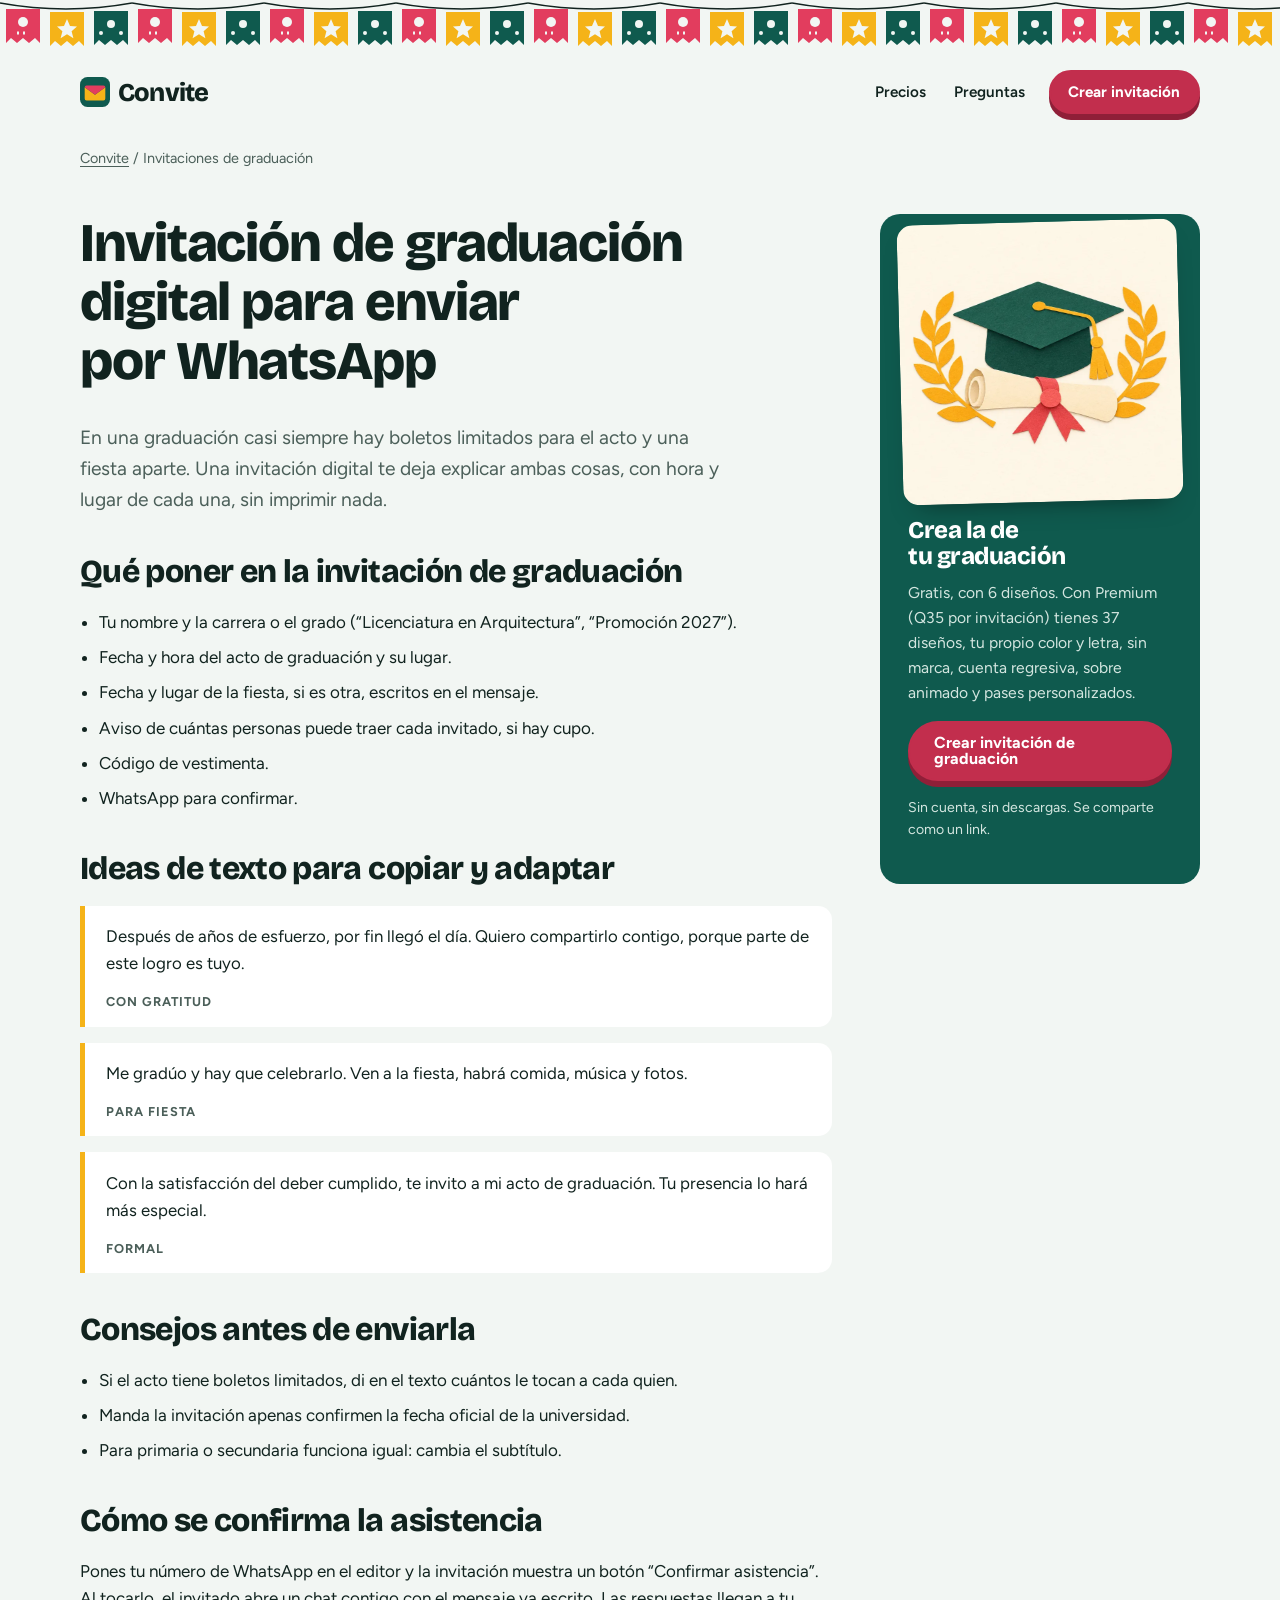
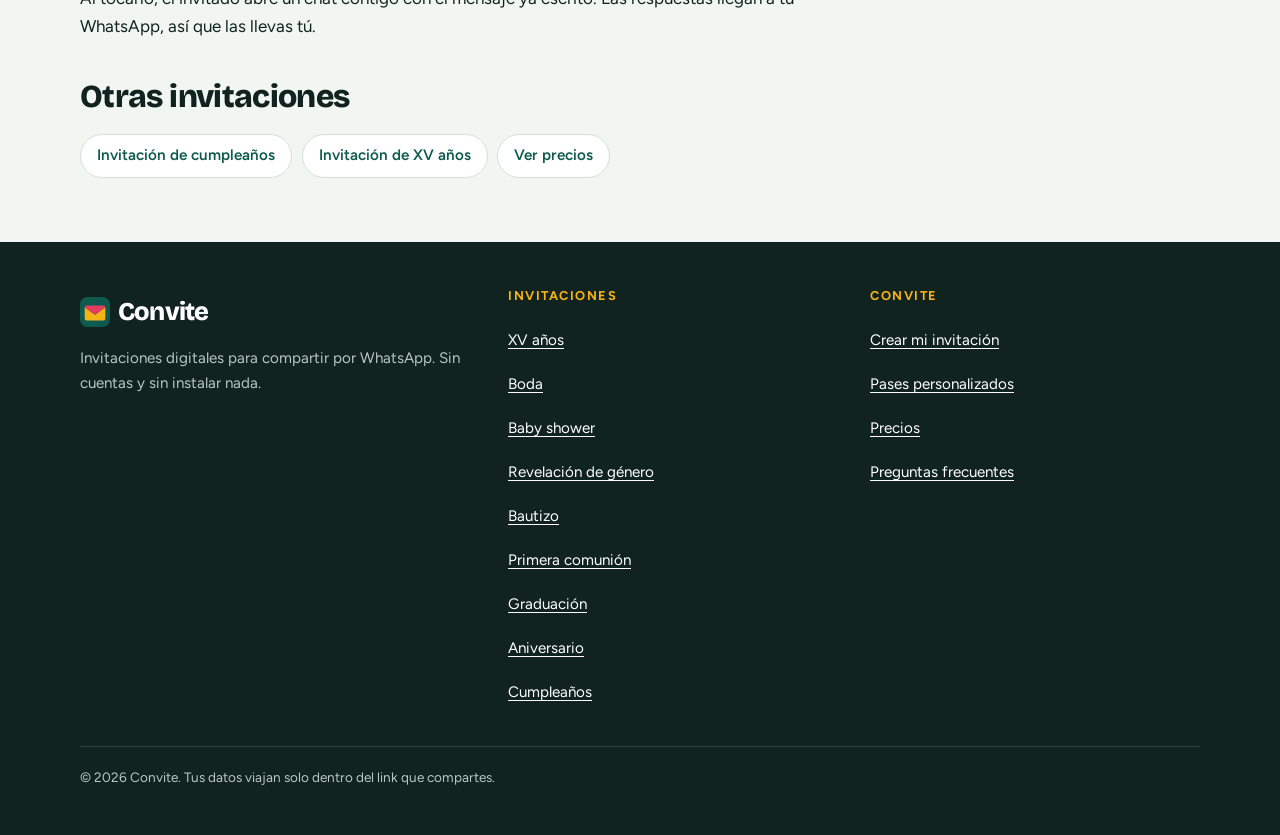
<file: invitaciones/graduacion.html>
<!doctype html>
<html lang="es">
<head>
<meta charset="utf-8">
<script>/* Convite se mudó a convitegt.pages.dev: los links viejos de GitHub Pages siguen sirviendo */if(location.hostname==='wallasgms.github.io')location.replace('https://convitegt.pages.dev'+location.pathname.replace(/^\/convite/,'')+location.search+location.hash)</script>
  <script>history.scrollRestoration="manual"</script>
<meta name="viewport" content="width=device-width, initial-scale=1">
<title>Invitación de graduación digital para WhatsApp | Convite</title>
<meta name="description" content="Crea tu invitación de graduación digital: acto, fiesta, mapa y confirmación por WhatsApp. Gratis, lista en minutos y fácil de compartir.">
<link rel="canonical" href="https://convitegt.pages.dev/invitaciones/graduacion.html">
<meta name="theme-color" content="#0f5a4e">
<link rel="icon" href="../favicon.svg" type="image/svg+xml">
<meta property="og:type" content="website">
<meta property="og:locale" content="es_LA">
<meta property="og:site_name" content="Convite">
<meta property="og:title" content="Invitación de graduación digital para WhatsApp | Convite">
<meta property="og:description" content="Crea tu invitación de graduación digital: acto, fiesta, mapa y confirmación por WhatsApp. Gratis, lista en minutos y fácil de compartir.">
<meta property="og:url" content="https://convitegt.pages.dev/invitaciones/graduacion.html">
<meta property="og:image" content="https://convitegt.pages.dev/img/eventos/og-graduacion.jpg">
<meta name="twitter:card" content="summary_large_image">
<link rel="preconnect" href="https://fonts.googleapis.com"><link rel="preconnect" href="https://fonts.gstatic.com" crossorigin><link href="https://fonts.googleapis.com/css2?family=Bricolage+Grotesque:opsz,wght@12..96,700;12..96,800&family=Figtree:wght@400;600;700&display=swap" rel="stylesheet">
<link rel="stylesheet" href="../css/site.css">
<script type="application/ld+json">{"@context":"https://schema.org","@type":"BreadcrumbList","itemListElement":[{"@type":"ListItem","position":1,"name":"Convite","item":"https://convitegt.pages.dev/"},{"@type":"ListItem","position":2,"name":"Invitaciones de graduación","item":"https://convitegt.pages.dev/invitaciones/graduacion.html"}]}</script>
</head>
<body>
<a class="skip" href="#contenido">Saltar al contenido</a>
<div class="bunting" aria-hidden="true"></div>
<header class="wrap top">
<a class="logo" href="../index.html" aria-label="Convite, inicio"><svg viewBox="0 0 32 32" aria-hidden="true"><rect width="32" height="32" rx="8" fill="#0f5a4e"/><path d="M5 11l11 8 11-8v12a2 2 0 0 1-2 2H7a2 2 0 0 1-2-2z" fill="#f5b318"/><path d="M5 11a2 2 0 0 1 2-2h18a2 2 0 0 1 2 2l-11 8z" fill="#e23d5e"/></svg>Convite</a>
<nav aria-label="Principal"><a href="../index.html#precios">Precios</a><a href="../index.html#preguntas">Preguntas</a><a class="btn btn--main" href="../crear.html">Crear invitación</a></nav>
</header>
<main id="contenido">
<div class="wrap"><nav class="crumbs" aria-label="Ruta"><a href="../index.html">Convite</a> / Invitaciones de graduación</nav></div>
<article class="art"><div class="wrap">
<div>
<h1>Invitación de graduación digital para enviar por WhatsApp</h1>
<p class="lead">En una graduación casi siempre hay boletos limitados para el acto y una fiesta aparte. Una invitación digital te deja explicar ambas cosas, con hora y lugar de cada una, sin imprimir nada.</p>
<h2>Qué poner en la invitación de graduación</h2>
<ul class="check"><li>Tu nombre y la carrera o el grado (“Licenciatura en Arquitectura”, “Promoción 2027”).</li><li>Fecha y hora del acto de graduación y su lugar.</li><li>Fecha y lugar de la fiesta, si es otra, escritos en el mensaje.</li><li>Aviso de cuántas personas puede traer cada invitado, si hay cupo.</li><li>Código de vestimenta.</li><li>WhatsApp para confirmar.</li></ul>
<h2>Ideas de texto para copiar y adaptar</h2>
<blockquote><p>Después de años de esfuerzo, por fin llegó el día. Quiero compartirlo contigo, porque parte de este logro es tuyo.</p><cite>Con gratitud</cite></blockquote>
<blockquote><p>Me gradúo y hay que celebrarlo. Ven a la fiesta, habrá comida, música y fotos.</p><cite>Para fiesta</cite></blockquote>
<blockquote><p>Con la satisfacción del deber cumplido, te invito a mi acto de graduación. Tu presencia lo hará más especial.</p><cite>Formal</cite></blockquote>
<h2>Consejos antes de enviarla</h2>
<ul class="check"><li>Si el acto tiene boletos limitados, di en el texto cuántos le tocan a cada quien.</li><li>Manda la invitación apenas confirmen la fecha oficial de la universidad.</li><li>Para primaria o secundaria funciona igual: cambia el subtítulo.</li></ul>
<h2>Cómo se confirma la asistencia</h2>
<p>Pones tu número de WhatsApp en el editor y la invitación muestra un botón “Confirmar asistencia”. Al tocarlo, el invitado abre un chat contigo con el mensaje ya escrito. Las respuestas llegan a tu WhatsApp, así que las llevas tú.</p>
<h2>Otras invitaciones</h2>
<ul class="more"><li><a href="cumpleanos.html">Invitación de cumpleaños</a></li><li><a href="xv-anos.html">Invitación de XV años</a></li><li><a href="../index.html#precios">Ver precios</a></li></ul>
</div>
<aside class="side"><img class="side-art" src="../img/eventos/graduacion.webp" alt="" width="800" height="800"><h2>Crea la de tu graduación</h2>
<p>Gratis, con 6 diseños. Con Premium (Q35 por invitación) tienes 37 diseños, tu propio color y letra, sin marca, cuenta regresiva, sobre animado y pases personalizados.</p>
<a class="btn btn--main" href="../crear.html?e=graduacion">Crear invitación de graduación</a>
<p class="mini">Sin cuenta, sin descargas. Se comparte como un link.</p></aside>
</div></article>
</main>
<footer class="foot"><div class="wrap">
<div class="cols">
<div><a class="logo" href="../index.html"><svg viewBox="0 0 32 32" aria-hidden="true"><rect width="32" height="32" rx="8" fill="#0f5a4e"/><path d="M5 11l11 8 11-8v12a2 2 0 0 1-2 2H7a2 2 0 0 1-2-2z" fill="#f5b318"/><path d="M5 11a2 2 0 0 1 2-2h18a2 2 0 0 1 2 2l-11 8z" fill="#e23d5e"/></svg>Convite</a><p>Invitaciones digitales para compartir por WhatsApp. Sin cuentas y sin instalar nada.</p></div>
<div><h2>Invitaciones</h2><ul><li><a href="xv-anos.html">XV años</a></li><li><a href="boda.html">Boda</a></li><li><a href="baby-shower.html">Baby shower</a></li><li><a href="revelacion-de-genero.html">Revelación de género</a></li><li><a href="bautizo.html">Bautizo</a></li><li><a href="primera-comunion.html">Primera comunión</a></li><li><a href="graduacion.html">Graduación</a></li><li><a href="aniversario.html">Aniversario</a></li><li><a href="cumpleanos.html">Cumpleaños</a></li></ul></div>
<div><h2>Convite</h2><ul><li><a href="../crear.html">Crear mi invitación</a></li><li><a href="../index.html#pases">Pases personalizados</a></li><li><a href="../index.html#precios">Precios</a></li><li><a href="../index.html#preguntas">Preguntas frecuentes</a></li></ul></div>
</div>
<p class="fine">&copy; 2026 Convite. Tus datos viajan solo dentro del link que compartes.</p>
</div></footer>
</body></html>
</file>
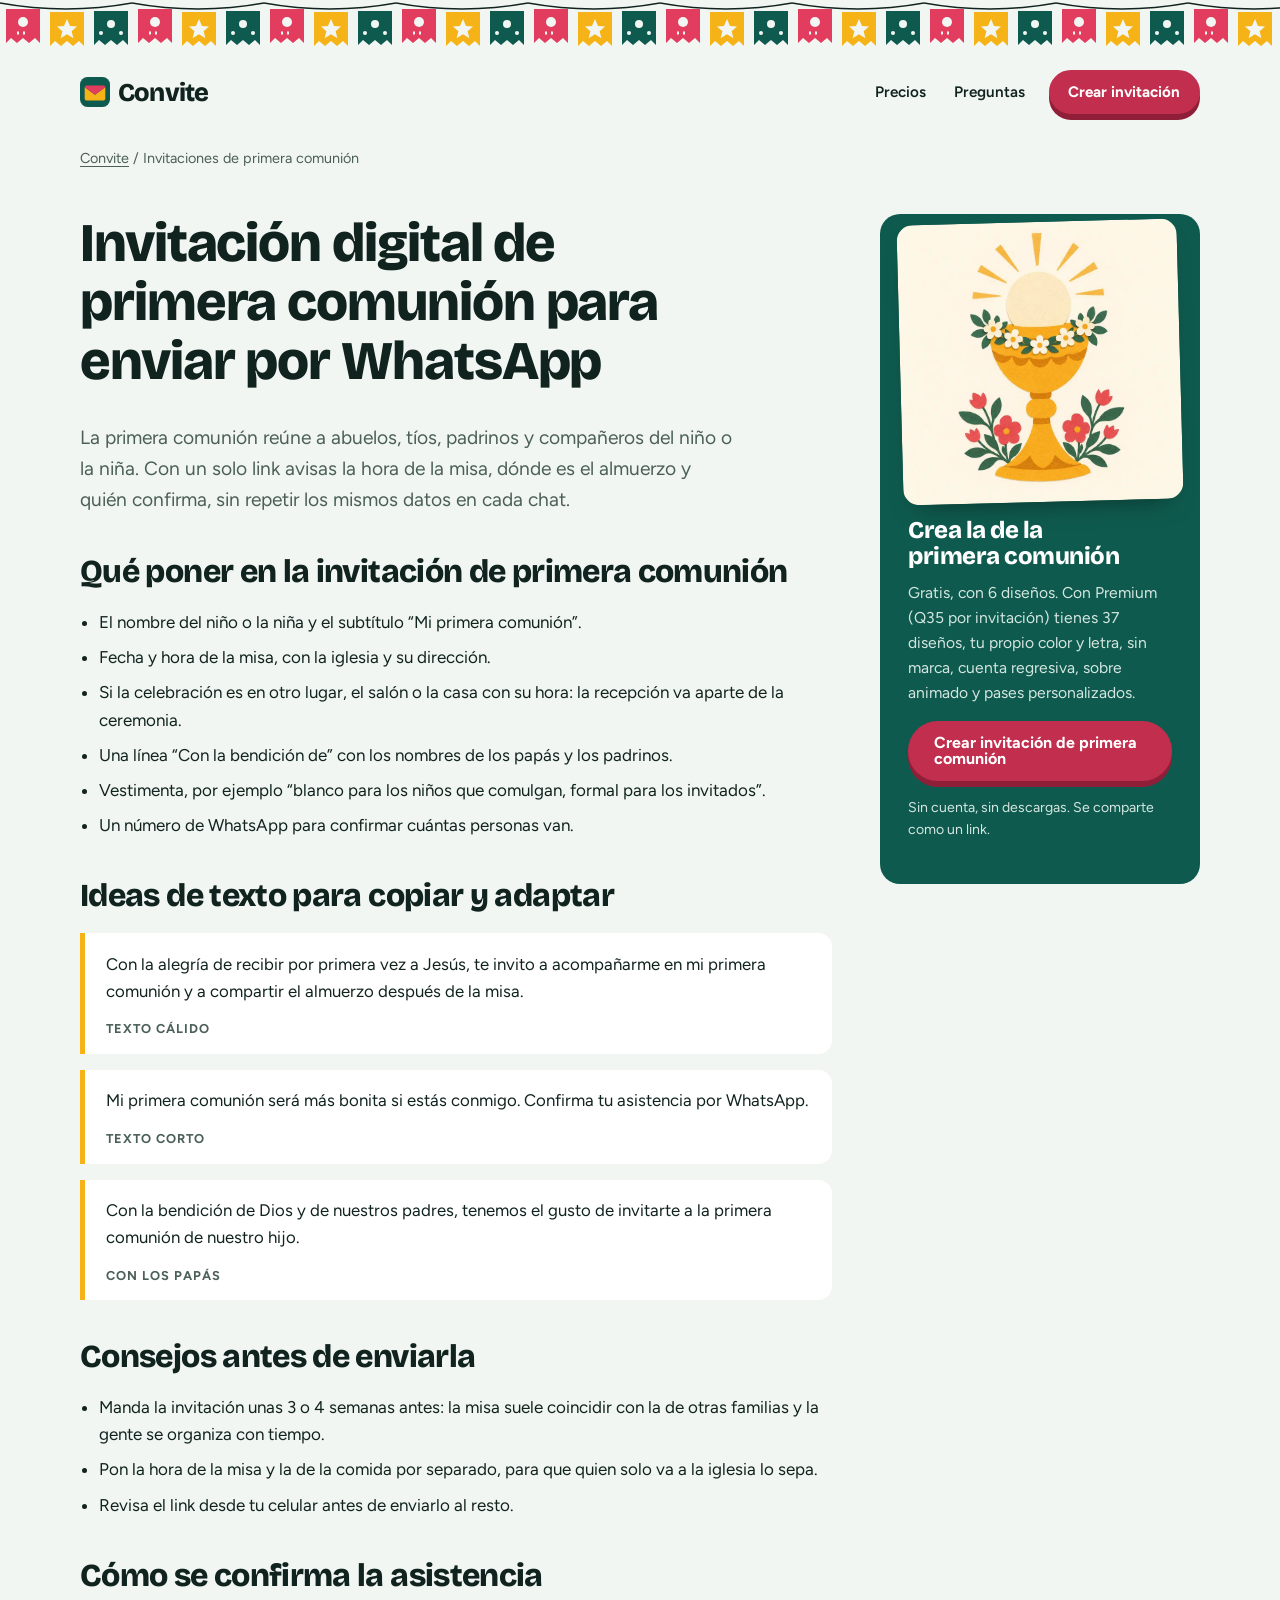
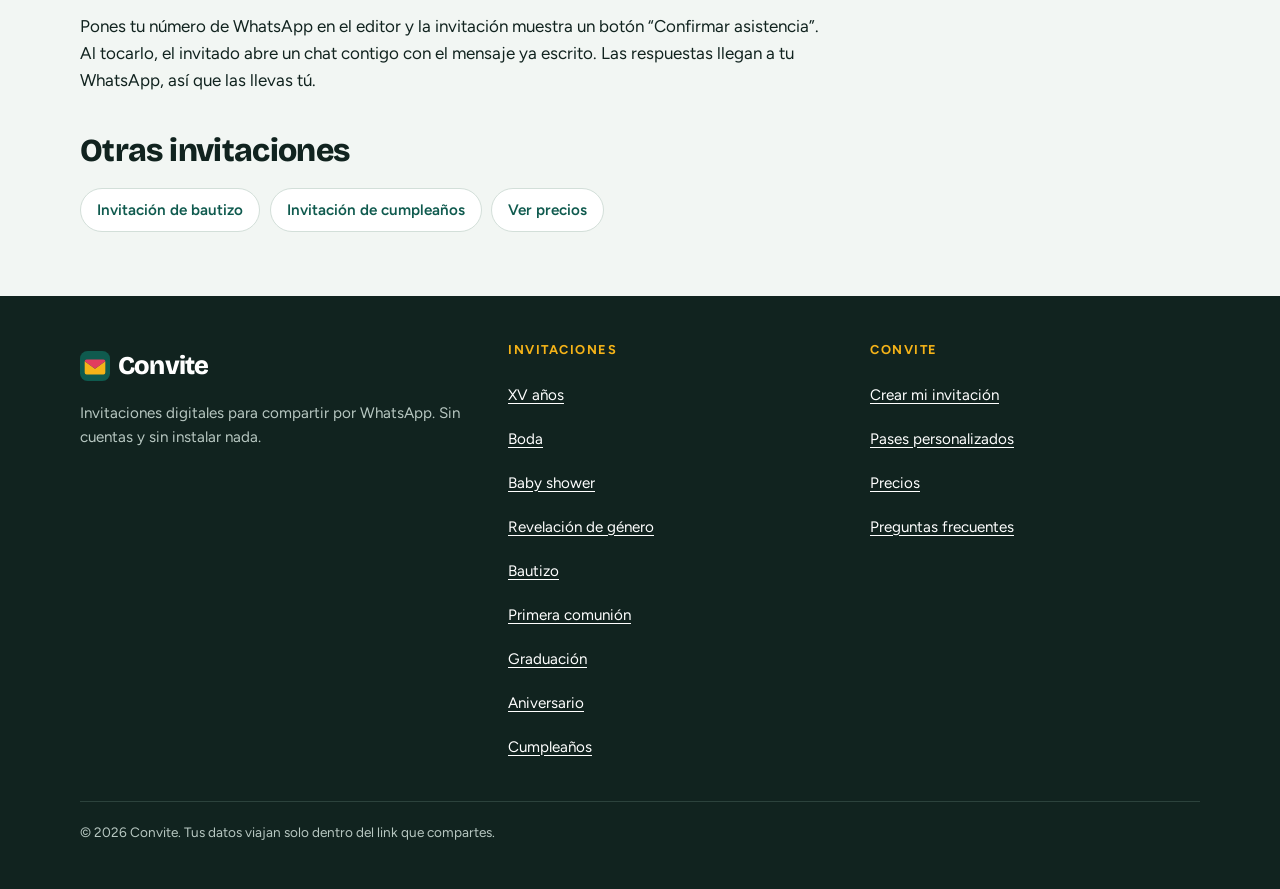
<file: invitaciones/primera-comunion.html>
<!doctype html>
<html lang="es">
<head>
<meta charset="utf-8">
<script>/* Convite se mudó a convitegt.pages.dev: los links viejos de GitHub Pages siguen sirviendo */if(location.hostname==='wallasgms.github.io')location.replace('https://convitegt.pages.dev'+location.pathname.replace(/^\/convite/,'')+location.search+location.hash)</script>
  <script>history.scrollRestoration="manual"</script>
<meta name="viewport" content="width=device-width, initial-scale=1">
<title>Invitación digital de primera comunión por WhatsApp | Convite</title>
<meta name="description" content="Crea la invitación digital de una primera comunión: hora de la misa, lugar de la fiesta, mapa y confirmación por WhatsApp. Empieza gratis en Convite.">
<link rel="canonical" href="https://convitegt.pages.dev/invitaciones/primera-comunion.html">
<meta name="theme-color" content="#0f5a4e">
<link rel="icon" href="../favicon.svg" type="image/svg+xml">
<meta property="og:type" content="website">
<meta property="og:locale" content="es_LA">
<meta property="og:site_name" content="Convite">
<meta property="og:title" content="Invitación digital de primera comunión por WhatsApp | Convite">
<meta property="og:description" content="Crea la invitación digital de una primera comunión: hora de la misa, lugar de la fiesta, mapa y confirmación por WhatsApp. Empieza gratis en Convite.">
<meta property="og:url" content="https://convitegt.pages.dev/invitaciones/primera-comunion.html">
<meta property="og:image" content="https://convitegt.pages.dev/img/eventos/og-comunion.jpg">
<meta name="twitter:card" content="summary_large_image">
<link rel="preconnect" href="https://fonts.googleapis.com"><link rel="preconnect" href="https://fonts.gstatic.com" crossorigin><link href="https://fonts.googleapis.com/css2?family=Bricolage+Grotesque:opsz,wght@12..96,700;12..96,800&family=Figtree:wght@400;600;700&display=swap" rel="stylesheet">
<link rel="stylesheet" href="../css/site.css">
<script type="application/ld+json">{"@context":"https://schema.org","@type":"BreadcrumbList","itemListElement":[{"@type":"ListItem","position":1,"name":"Convite","item":"https://convitegt.pages.dev/"},{"@type":"ListItem","position":2,"name":"Invitaciones de primera comunión","item":"https://convitegt.pages.dev/invitaciones/primera-comunion.html"}]}</script>
</head>
<body>
<a class="skip" href="#contenido">Saltar al contenido</a>
<div class="bunting" aria-hidden="true"></div>
<header class="wrap top">
<a class="logo" href="../index.html" aria-label="Convite, inicio"><svg viewBox="0 0 32 32" aria-hidden="true"><rect width="32" height="32" rx="8" fill="#0f5a4e"/><path d="M5 11l11 8 11-8v12a2 2 0 0 1-2 2H7a2 2 0 0 1-2-2z" fill="#f5b318"/><path d="M5 11a2 2 0 0 1 2-2h18a2 2 0 0 1 2 2l-11 8z" fill="#e23d5e"/></svg>Convite</a>
<nav aria-label="Principal"><a href="../index.html#precios">Precios</a><a href="../index.html#preguntas">Preguntas</a><a class="btn btn--main" href="../crear.html">Crear invitación</a></nav>
</header>
<main id="contenido">
<div class="wrap"><nav class="crumbs" aria-label="Ruta"><a href="../index.html">Convite</a> / Invitaciones de primera comunión</nav></div>
<article class="art"><div class="wrap">
<div>
<h1>Invitación digital de primera comunión para enviar por WhatsApp</h1>
<p class="lead">La primera comunión reúne a abuelos, tíos, padrinos y compañeros del niño o la niña. Con un solo link avisas la hora de la misa, dónde es el almuerzo y quién confirma, sin repetir los mismos datos en cada chat.</p>
<h2>Qué poner en la invitación de primera comunión</h2>
<ul class="check"><li>El nombre del niño o la niña y el subtítulo “Mi primera comunión”.</li><li>Fecha y hora de la misa, con la iglesia y su dirección.</li><li>Si la celebración es en otro lugar, el salón o la casa con su hora: la recepción va aparte de la ceremonia.</li><li>Una línea “Con la bendición de” con los nombres de los papás y los padrinos.</li><li>Vestimenta, por ejemplo “blanco para los niños que comulgan, formal para los invitados”.</li><li>Un número de WhatsApp para confirmar cuántas personas van.</li></ul>
<h2>Ideas de texto para copiar y adaptar</h2>
<blockquote><p>Con la alegría de recibir por primera vez a Jesús, te invito a acompañarme en mi primera comunión y a compartir el almuerzo después de la misa.</p><cite>Texto cálido</cite></blockquote>
<blockquote><p>Mi primera comunión será más bonita si estás conmigo. Confirma tu asistencia por WhatsApp.</p><cite>Texto corto</cite></blockquote>
<blockquote><p>Con la bendición de Dios y de nuestros padres, tenemos el gusto de invitarte a la primera comunión de nuestro hijo.</p><cite>Con los papás</cite></blockquote>
<h2>Consejos antes de enviarla</h2>
<ul class="check"><li>Manda la invitación unas 3 o 4 semanas antes: la misa suele coincidir con la de otras familias y la gente se organiza con tiempo.</li><li>Pon la hora de la misa y la de la comida por separado, para que quien solo va a la iglesia lo sepa.</li><li>Revisa el link desde tu celular antes de enviarlo al resto.</li></ul>
<h2>Cómo se confirma la asistencia</h2>
<p>Pones tu número de WhatsApp en el editor y la invitación muestra un botón “Confirmar asistencia”. Al tocarlo, el invitado abre un chat contigo con el mensaje ya escrito. Las respuestas llegan a tu WhatsApp, así que las llevas tú.</p>
<h2>Otras invitaciones</h2>
<ul class="more"><li><a href="bautizo.html">Invitación de bautizo</a></li><li><a href="cumpleanos.html">Invitación de cumpleaños</a></li><li><a href="../index.html#precios">Ver precios</a></li></ul>
</div>
<aside class="side"><img class="side-art" src="../img/eventos/comunion.webp" alt="" width="800" height="800"><h2>Crea la de la primera comunión</h2>
<p>Gratis, con 6 diseños. Con Premium (Q35 por invitación) tienes 37 diseños, tu propio color y letra, sin marca, cuenta regresiva, sobre animado y pases personalizados.</p>
<a class="btn btn--main" href="../crear.html?e=comunion">Crear invitación de primera comunión</a>
<p class="mini">Sin cuenta, sin descargas. Se comparte como un link.</p></aside>
</div></article>
</main>
<footer class="foot"><div class="wrap">
<div class="cols">
<div><a class="logo" href="../index.html"><svg viewBox="0 0 32 32" aria-hidden="true"><rect width="32" height="32" rx="8" fill="#0f5a4e"/><path d="M5 11l11 8 11-8v12a2 2 0 0 1-2 2H7a2 2 0 0 1-2-2z" fill="#f5b318"/><path d="M5 11a2 2 0 0 1 2-2h18a2 2 0 0 1 2 2l-11 8z" fill="#e23d5e"/></svg>Convite</a><p>Invitaciones digitales para compartir por WhatsApp. Sin cuentas y sin instalar nada.</p></div>
<div><h2>Invitaciones</h2><ul><li><a href="xv-anos.html">XV años</a></li><li><a href="boda.html">Boda</a></li><li><a href="baby-shower.html">Baby shower</a></li><li><a href="revelacion-de-genero.html">Revelación de género</a></li><li><a href="bautizo.html">Bautizo</a></li><li><a href="primera-comunion.html">Primera comunión</a></li><li><a href="graduacion.html">Graduación</a></li><li><a href="aniversario.html">Aniversario</a></li><li><a href="cumpleanos.html">Cumpleaños</a></li></ul></div>
<div><h2>Convite</h2><ul><li><a href="../crear.html">Crear mi invitación</a></li><li><a href="../index.html#pases">Pases personalizados</a></li><li><a href="../index.html#precios">Precios</a></li><li><a href="../index.html#preguntas">Preguntas frecuentes</a></li></ul></div>
</div>
<p class="fine">&copy; 2026 Convite. Tus datos viajan solo dentro del link que compartes.</p>
</div></footer>
</body></html>
</file>
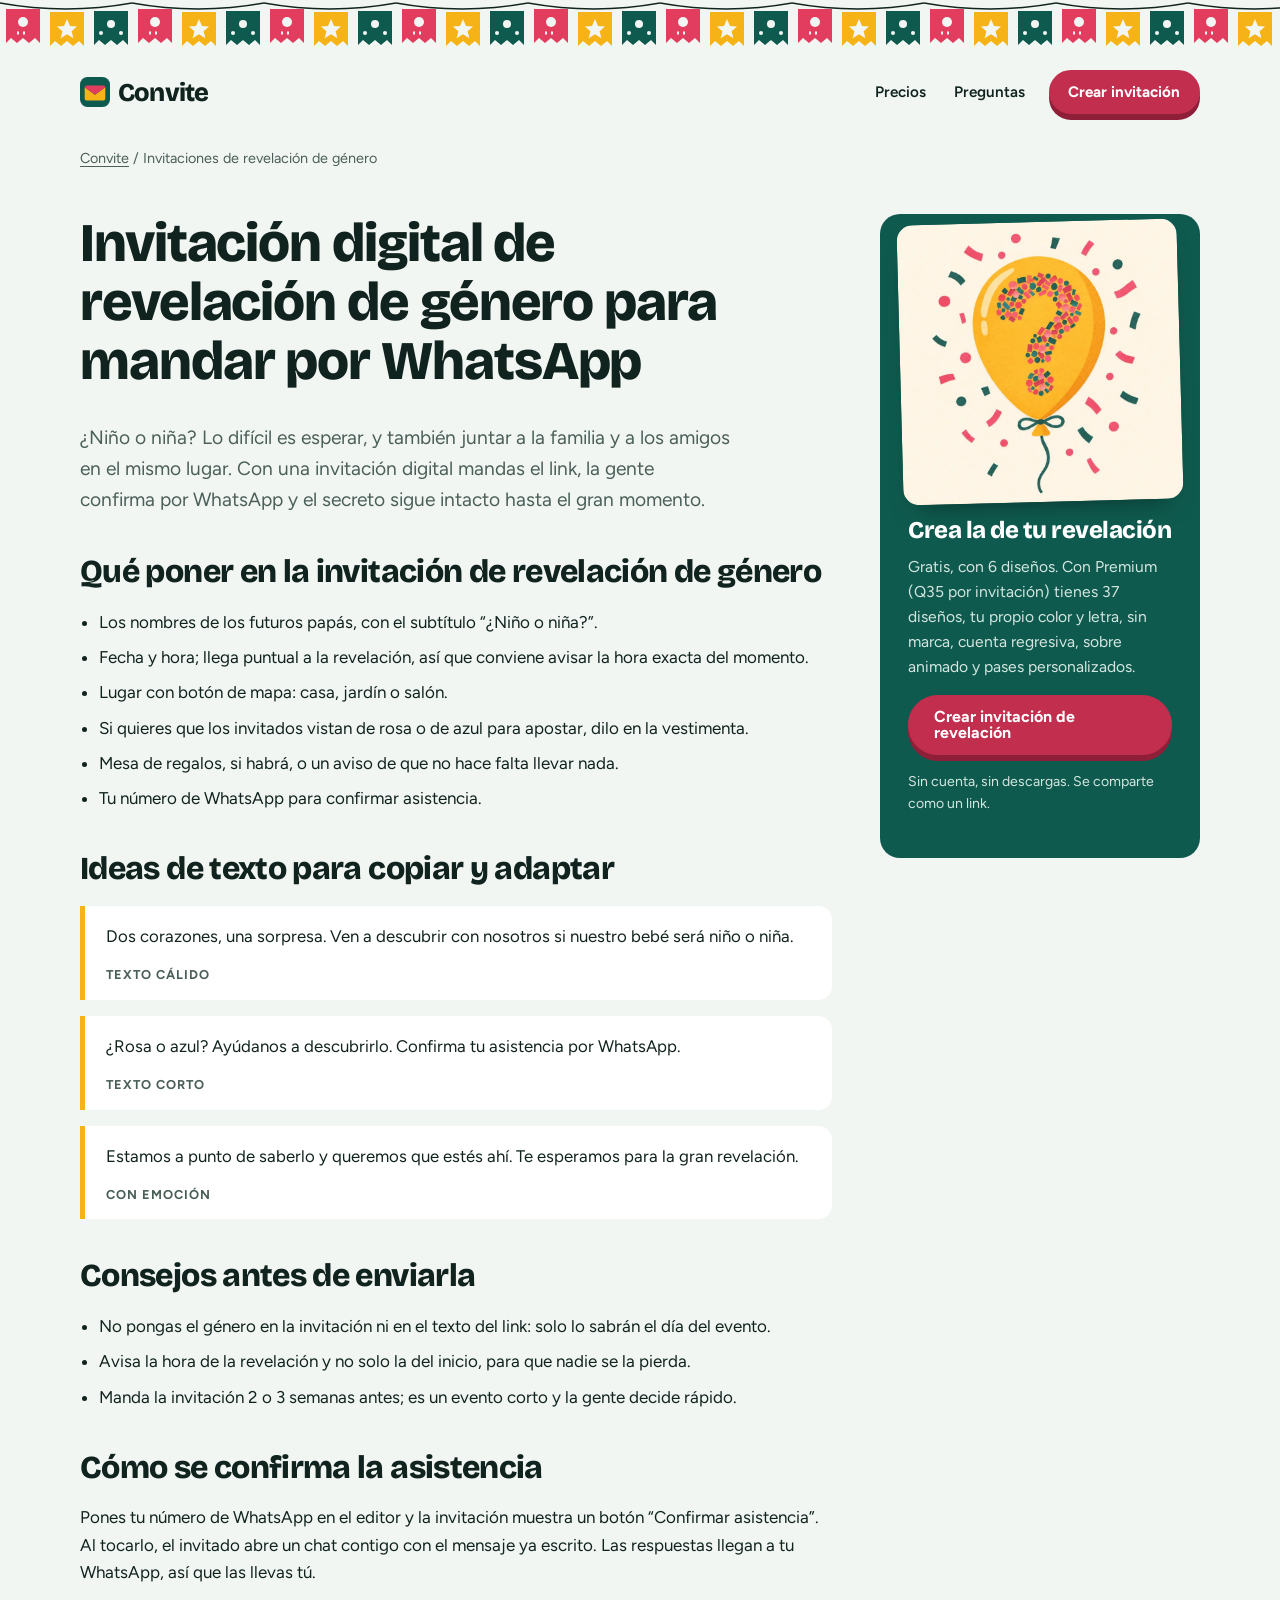
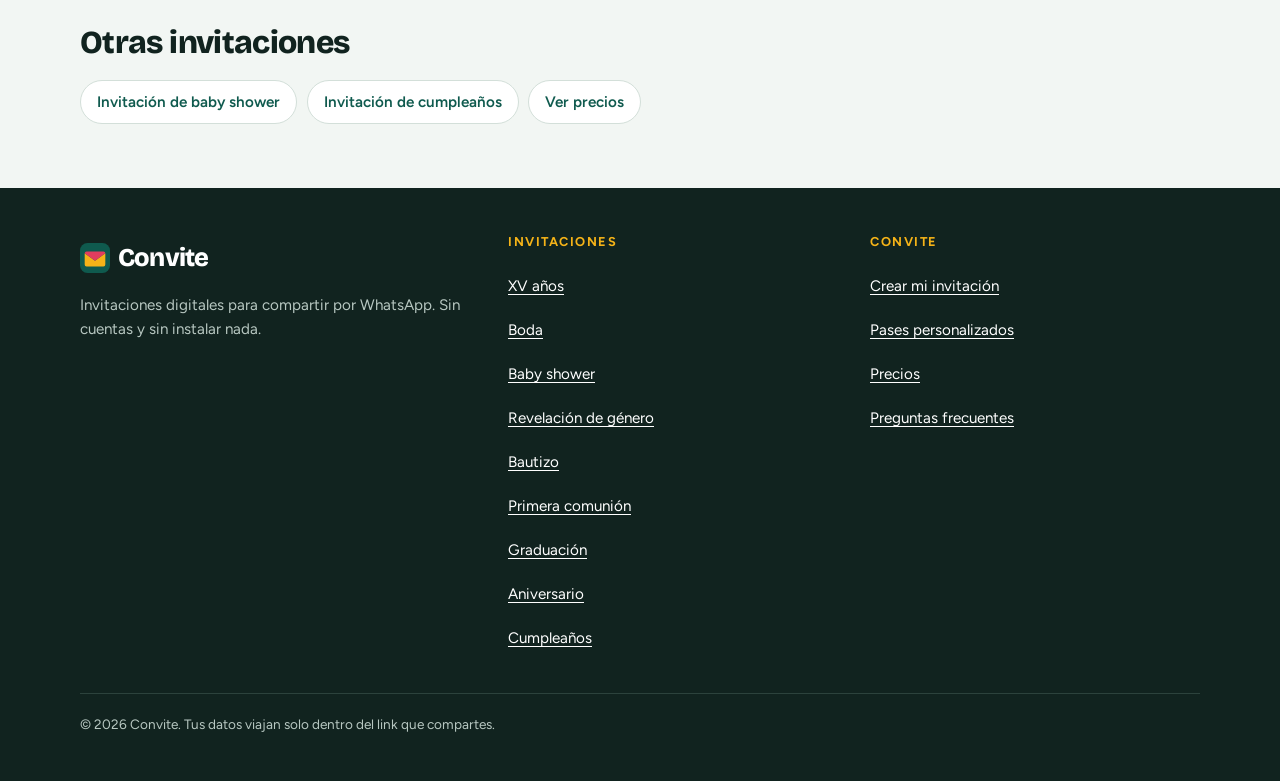
<file: invitaciones/revelacion-de-genero.html>
<!doctype html>
<html lang="es">
<head>
<meta charset="utf-8">
<script>/* Convite se mudó a convitegt.pages.dev: los links viejos de GitHub Pages siguen sirviendo */if(location.hostname==='wallasgms.github.io')location.replace('https://convitegt.pages.dev'+location.pathname.replace(/^\/convite/,'')+location.search+location.hash)</script>
  <script>history.scrollRestoration="manual"</script>
<meta name="viewport" content="width=device-width, initial-scale=1">
<title>Invitación digital de revelación de género por WhatsApp | Convite</title>
<meta name="description" content="Crea una invitación digital para tu fiesta de revelación de género: fecha, lugar, mapa y confirmación por WhatsApp. Lista en minutos, empieza gratis.">
<link rel="canonical" href="https://convitegt.pages.dev/invitaciones/revelacion-de-genero.html">
<meta name="theme-color" content="#0f5a4e">
<link rel="icon" href="../favicon.svg" type="image/svg+xml">
<meta property="og:type" content="website">
<meta property="og:locale" content="es_LA">
<meta property="og:site_name" content="Convite">
<meta property="og:title" content="Invitación digital de revelación de género por WhatsApp | Convite">
<meta property="og:description" content="Crea una invitación digital para tu fiesta de revelación de género: fecha, lugar, mapa y confirmación por WhatsApp. Lista en minutos, empieza gratis.">
<meta property="og:url" content="https://convitegt.pages.dev/invitaciones/revelacion-de-genero.html">
<meta property="og:image" content="https://convitegt.pages.dev/img/eventos/og-revelacion.jpg">
<meta name="twitter:card" content="summary_large_image">
<link rel="preconnect" href="https://fonts.googleapis.com"><link rel="preconnect" href="https://fonts.gstatic.com" crossorigin><link href="https://fonts.googleapis.com/css2?family=Bricolage+Grotesque:opsz,wght@12..96,700;12..96,800&family=Figtree:wght@400;600;700&display=swap" rel="stylesheet">
<link rel="stylesheet" href="../css/site.css">
<script type="application/ld+json">{"@context":"https://schema.org","@type":"BreadcrumbList","itemListElement":[{"@type":"ListItem","position":1,"name":"Convite","item":"https://convitegt.pages.dev/"},{"@type":"ListItem","position":2,"name":"Invitaciones de revelación de género","item":"https://convitegt.pages.dev/invitaciones/revelacion-de-genero.html"}]}</script>
</head>
<body>
<a class="skip" href="#contenido">Saltar al contenido</a>
<div class="bunting" aria-hidden="true"></div>
<header class="wrap top">
<a class="logo" href="../index.html" aria-label="Convite, inicio"><svg viewBox="0 0 32 32" aria-hidden="true"><rect width="32" height="32" rx="8" fill="#0f5a4e"/><path d="M5 11l11 8 11-8v12a2 2 0 0 1-2 2H7a2 2 0 0 1-2-2z" fill="#f5b318"/><path d="M5 11a2 2 0 0 1 2-2h18a2 2 0 0 1 2 2l-11 8z" fill="#e23d5e"/></svg>Convite</a>
<nav aria-label="Principal"><a href="../index.html#precios">Precios</a><a href="../index.html#preguntas">Preguntas</a><a class="btn btn--main" href="../crear.html">Crear invitación</a></nav>
</header>
<main id="contenido">
<div class="wrap"><nav class="crumbs" aria-label="Ruta"><a href="../index.html">Convite</a> / Invitaciones de revelación de género</nav></div>
<article class="art"><div class="wrap">
<div>
<h1>Invitación digital de revelación de género para mandar por WhatsApp</h1>
<p class="lead">¿Niño o niña? Lo difícil es esperar, y también juntar a la familia y a los amigos en el mismo lugar. Con una invitación digital mandas el link, la gente confirma por WhatsApp y el secreto sigue intacto hasta el gran momento.</p>
<h2>Qué poner en la invitación de revelación de género</h2>
<ul class="check"><li>Los nombres de los futuros papás, con el subtítulo “¿Niño o niña?”.</li><li>Fecha y hora; llega puntual a la revelación, así que conviene avisar la hora exacta del momento.</li><li>Lugar con botón de mapa: casa, jardín o salón.</li><li>Si quieres que los invitados vistan de rosa o de azul para apostar, dilo en la vestimenta.</li><li>Mesa de regalos, si habrá, o un aviso de que no hace falta llevar nada.</li><li>Tu número de WhatsApp para confirmar asistencia.</li></ul>
<h2>Ideas de texto para copiar y adaptar</h2>
<blockquote><p>Dos corazones, una sorpresa. Ven a descubrir con nosotros si nuestro bebé será niño o niña.</p><cite>Texto cálido</cite></blockquote>
<blockquote><p>¿Rosa o azul? Ayúdanos a descubrirlo. Confirma tu asistencia por WhatsApp.</p><cite>Texto corto</cite></blockquote>
<blockquote><p>Estamos a punto de saberlo y queremos que estés ahí. Te esperamos para la gran revelación.</p><cite>Con emoción</cite></blockquote>
<h2>Consejos antes de enviarla</h2>
<ul class="check"><li>No pongas el género en la invitación ni en el texto del link: solo lo sabrán el día del evento.</li><li>Avisa la hora de la revelación y no solo la del inicio, para que nadie se la pierda.</li><li>Manda la invitación 2 o 3 semanas antes; es un evento corto y la gente decide rápido.</li></ul>
<h2>Cómo se confirma la asistencia</h2>
<p>Pones tu número de WhatsApp en el editor y la invitación muestra un botón “Confirmar asistencia”. Al tocarlo, el invitado abre un chat contigo con el mensaje ya escrito. Las respuestas llegan a tu WhatsApp, así que las llevas tú.</p>
<h2>Otras invitaciones</h2>
<ul class="more"><li><a href="baby-shower.html">Invitación de baby shower</a></li><li><a href="cumpleanos.html">Invitación de cumpleaños</a></li><li><a href="../index.html#precios">Ver precios</a></li></ul>
</div>
<aside class="side"><img class="side-art" src="../img/eventos/revelacion.webp" alt="" width="800" height="800"><h2>Crea la de tu revelación</h2>
<p>Gratis, con 6 diseños. Con Premium (Q35 por invitación) tienes 37 diseños, tu propio color y letra, sin marca, cuenta regresiva, sobre animado y pases personalizados.</p>
<a class="btn btn--main" href="../crear.html?e=revelacion">Crear invitación de revelación</a>
<p class="mini">Sin cuenta, sin descargas. Se comparte como un link.</p></aside>
</div></article>
</main>
<footer class="foot"><div class="wrap">
<div class="cols">
<div><a class="logo" href="../index.html"><svg viewBox="0 0 32 32" aria-hidden="true"><rect width="32" height="32" rx="8" fill="#0f5a4e"/><path d="M5 11l11 8 11-8v12a2 2 0 0 1-2 2H7a2 2 0 0 1-2-2z" fill="#f5b318"/><path d="M5 11a2 2 0 0 1 2-2h18a2 2 0 0 1 2 2l-11 8z" fill="#e23d5e"/></svg>Convite</a><p>Invitaciones digitales para compartir por WhatsApp. Sin cuentas y sin instalar nada.</p></div>
<div><h2>Invitaciones</h2><ul><li><a href="xv-anos.html">XV años</a></li><li><a href="boda.html">Boda</a></li><li><a href="baby-shower.html">Baby shower</a></li><li><a href="revelacion-de-genero.html">Revelación de género</a></li><li><a href="bautizo.html">Bautizo</a></li><li><a href="primera-comunion.html">Primera comunión</a></li><li><a href="graduacion.html">Graduación</a></li><li><a href="aniversario.html">Aniversario</a></li><li><a href="cumpleanos.html">Cumpleaños</a></li></ul></div>
<div><h2>Convite</h2><ul><li><a href="../crear.html">Crear mi invitación</a></li><li><a href="../index.html#pases">Pases personalizados</a></li><li><a href="../index.html#precios">Precios</a></li><li><a href="../index.html#preguntas">Preguntas frecuentes</a></li></ul></div>
</div>
<p class="fine">&copy; 2026 Convite. Tus datos viajan solo dentro del link que compartes.</p>
</div></footer>
</body></html>
</file>
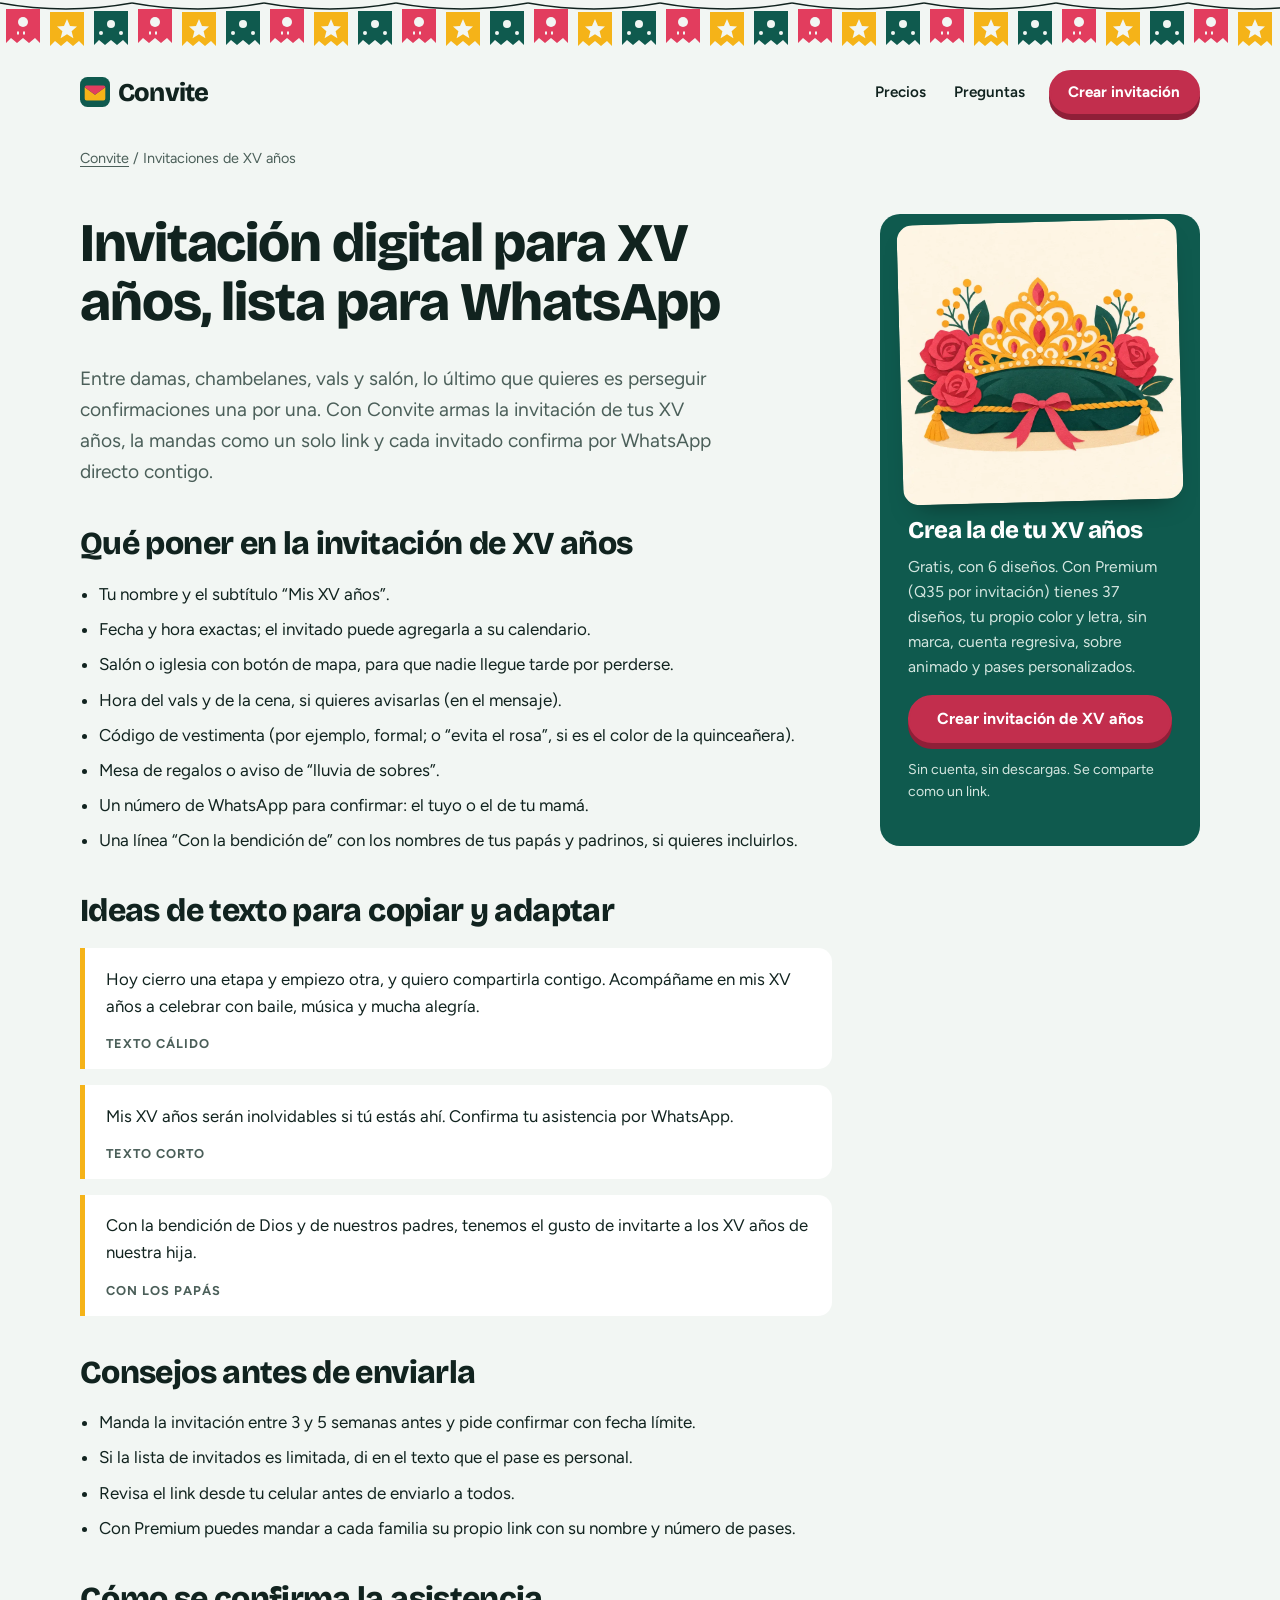
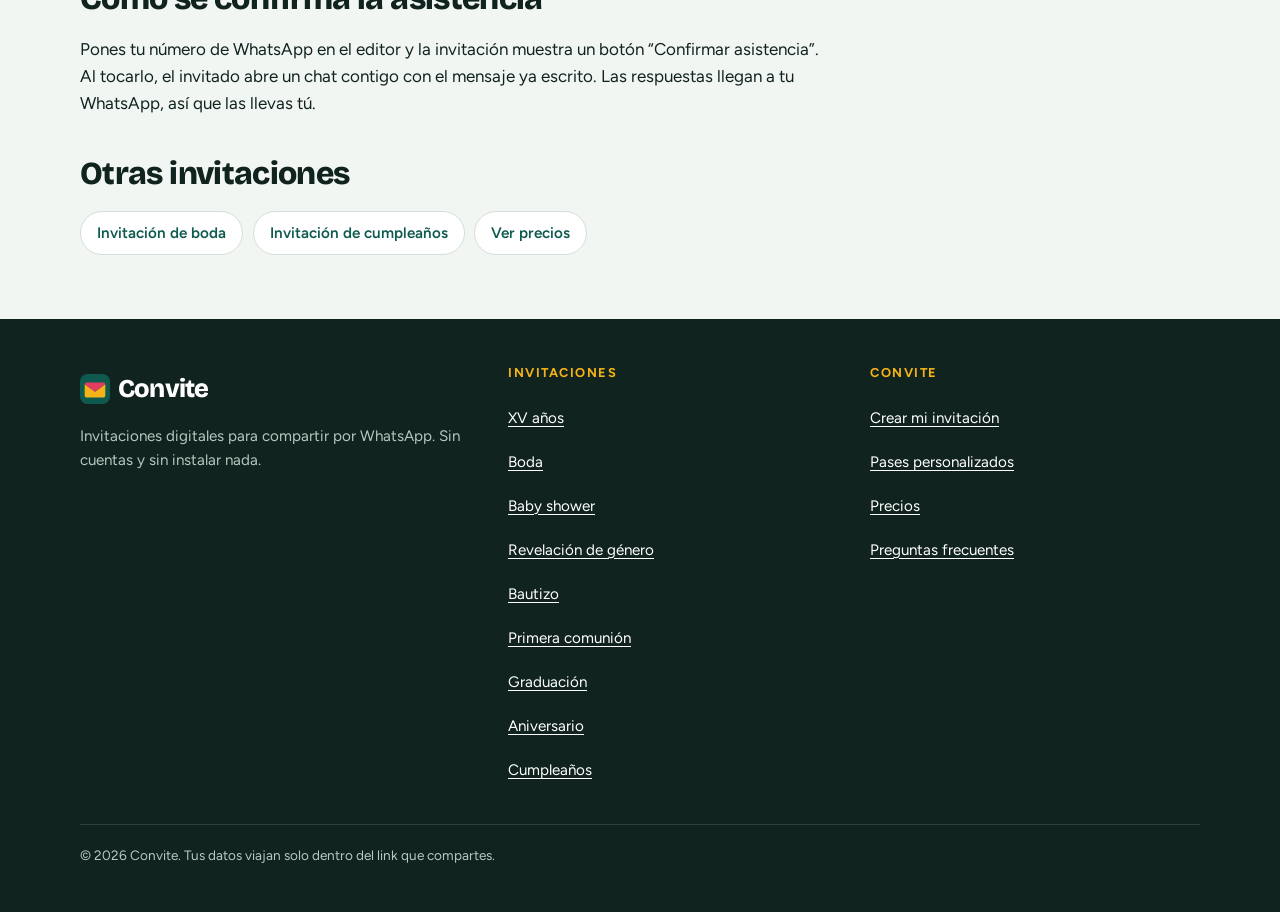
<file: invitaciones/xv-anos.html>
<!doctype html>
<html lang="es">
<head>
<meta charset="utf-8">
<script>/* Convite se mudó a convitegt.pages.dev: los links viejos de GitHub Pages siguen sirviendo */if(location.hostname==='wallasgms.github.io')location.replace('https://convitegt.pages.dev'+location.pathname.replace(/^\/convite/,'')+location.search+location.hash)</script>
  <script>history.scrollRestoration="manual"</script>
<meta name="viewport" content="width=device-width, initial-scale=1">
<title>Invitación digital para XV años por WhatsApp | Convite</title>
<meta name="description" content="Crea la invitación digital de tus XV años y mándala por WhatsApp. Con mapa, confirmación de asistencia y vestimenta. Gratis, lista en minutos.">
<link rel="canonical" href="https://convitegt.pages.dev/invitaciones/xv-anos.html">
<meta name="theme-color" content="#0f5a4e">
<link rel="icon" href="../favicon.svg" type="image/svg+xml">
<meta property="og:type" content="website">
<meta property="og:locale" content="es_LA">
<meta property="og:site_name" content="Convite">
<meta property="og:title" content="Invitación digital para XV años por WhatsApp | Convite">
<meta property="og:description" content="Crea la invitación digital de tus XV años y mándala por WhatsApp. Con mapa, confirmación de asistencia y vestimenta. Gratis, lista en minutos.">
<meta property="og:url" content="https://convitegt.pages.dev/invitaciones/xv-anos.html">
<meta property="og:image" content="https://convitegt.pages.dev/img/eventos/og-xv.jpg">
<meta name="twitter:card" content="summary_large_image">
<link rel="preconnect" href="https://fonts.googleapis.com"><link rel="preconnect" href="https://fonts.gstatic.com" crossorigin><link href="https://fonts.googleapis.com/css2?family=Bricolage+Grotesque:opsz,wght@12..96,700;12..96,800&family=Figtree:wght@400;600;700&display=swap" rel="stylesheet">
<link rel="stylesheet" href="../css/site.css">
<script type="application/ld+json">{"@context":"https://schema.org","@type":"BreadcrumbList","itemListElement":[{"@type":"ListItem","position":1,"name":"Convite","item":"https://convitegt.pages.dev/"},{"@type":"ListItem","position":2,"name":"Invitaciones de XV años","item":"https://convitegt.pages.dev/invitaciones/xv-anos.html"}]}</script>
</head>
<body>
<a class="skip" href="#contenido">Saltar al contenido</a>
<div class="bunting" aria-hidden="true"></div>
<header class="wrap top">
<a class="logo" href="../index.html" aria-label="Convite, inicio"><svg viewBox="0 0 32 32" aria-hidden="true"><rect width="32" height="32" rx="8" fill="#0f5a4e"/><path d="M5 11l11 8 11-8v12a2 2 0 0 1-2 2H7a2 2 0 0 1-2-2z" fill="#f5b318"/><path d="M5 11a2 2 0 0 1 2-2h18a2 2 0 0 1 2 2l-11 8z" fill="#e23d5e"/></svg>Convite</a>
<nav aria-label="Principal"><a href="../index.html#precios">Precios</a><a href="../index.html#preguntas">Preguntas</a><a class="btn btn--main" href="../crear.html">Crear invitación</a></nav>
</header>
<main id="contenido">
<div class="wrap"><nav class="crumbs" aria-label="Ruta"><a href="../index.html">Convite</a> / Invitaciones de XV años</nav></div>
<article class="art"><div class="wrap">
<div>
<h1>Invitación digital para XV años, lista para WhatsApp</h1>
<p class="lead">Entre damas, chambelanes, vals y salón, lo último que quieres es perseguir confirmaciones una por una. Con Convite armas la invitación de tus XV años, la mandas como un solo link y cada invitado confirma por WhatsApp directo contigo.</p>
<h2>Qué poner en la invitación de XV años</h2>
<ul class="check"><li>Tu nombre y el subtítulo “Mis XV años”.</li><li>Fecha y hora exactas; el invitado puede agregarla a su calendario.</li><li>Salón o iglesia con botón de mapa, para que nadie llegue tarde por perderse.</li><li>Hora del vals y de la cena, si quieres avisarlas (en el mensaje).</li><li>Código de vestimenta (por ejemplo, formal; o “evita el rosa”, si es el color de la quinceañera).</li><li>Mesa de regalos o aviso de “lluvia de sobres”.</li><li>Un número de WhatsApp para confirmar: el tuyo o el de tu mamá.</li><li>Una línea “Con la bendición de” con los nombres de tus papás y padrinos, si quieres incluirlos.</li></ul>
<h2>Ideas de texto para copiar y adaptar</h2>
<blockquote><p>Hoy cierro una etapa y empiezo otra, y quiero compartirla contigo. Acompáñame en mis XV años a celebrar con baile, música y mucha alegría.</p><cite>Texto cálido</cite></blockquote>
<blockquote><p>Mis XV años serán inolvidables si tú estás ahí. Confirma tu asistencia por WhatsApp.</p><cite>Texto corto</cite></blockquote>
<blockquote><p>Con la bendición de Dios y de nuestros padres, tenemos el gusto de invitarte a los XV años de nuestra hija.</p><cite>Con los papás</cite></blockquote>
<h2>Consejos antes de enviarla</h2>
<ul class="check"><li>Manda la invitación entre 3 y 5 semanas antes y pide confirmar con fecha límite.</li><li>Si la lista de invitados es limitada, di en el texto que el pase es personal.</li><li>Revisa el link desde tu celular antes de enviarlo a todos.</li><li>Con Premium puedes mandar a cada familia su propio link con su nombre y número de pases.</li></ul>
<h2>Cómo se confirma la asistencia</h2>
<p>Pones tu número de WhatsApp en el editor y la invitación muestra un botón “Confirmar asistencia”. Al tocarlo, el invitado abre un chat contigo con el mensaje ya escrito. Las respuestas llegan a tu WhatsApp, así que las llevas tú.</p>
<h2>Otras invitaciones</h2>
<ul class="more"><li><a href="boda.html">Invitación de boda</a></li><li><a href="cumpleanos.html">Invitación de cumpleaños</a></li><li><a href="../index.html#precios">Ver precios</a></li></ul>
</div>
<aside class="side"><img class="side-art" src="../img/eventos/xv.webp" alt="" width="800" height="800"><h2>Crea la de tu XV años</h2>
<p>Gratis, con 6 diseños. Con Premium (Q35 por invitación) tienes 37 diseños, tu propio color y letra, sin marca, cuenta regresiva, sobre animado y pases personalizados.</p>
<a class="btn btn--main" href="../crear.html?e=xv">Crear invitación de XV años</a>
<p class="mini">Sin cuenta, sin descargas. Se comparte como un link.</p></aside>
</div></article>
</main>
<footer class="foot"><div class="wrap">
<div class="cols">
<div><a class="logo" href="../index.html"><svg viewBox="0 0 32 32" aria-hidden="true"><rect width="32" height="32" rx="8" fill="#0f5a4e"/><path d="M5 11l11 8 11-8v12a2 2 0 0 1-2 2H7a2 2 0 0 1-2-2z" fill="#f5b318"/><path d="M5 11a2 2 0 0 1 2-2h18a2 2 0 0 1 2 2l-11 8z" fill="#e23d5e"/></svg>Convite</a><p>Invitaciones digitales para compartir por WhatsApp. Sin cuentas y sin instalar nada.</p></div>
<div><h2>Invitaciones</h2><ul><li><a href="xv-anos.html">XV años</a></li><li><a href="boda.html">Boda</a></li><li><a href="baby-shower.html">Baby shower</a></li><li><a href="revelacion-de-genero.html">Revelación de género</a></li><li><a href="bautizo.html">Bautizo</a></li><li><a href="primera-comunion.html">Primera comunión</a></li><li><a href="graduacion.html">Graduación</a></li><li><a href="aniversario.html">Aniversario</a></li><li><a href="cumpleanos.html">Cumpleaños</a></li></ul></div>
<div><h2>Convite</h2><ul><li><a href="../crear.html">Crear mi invitación</a></li><li><a href="../index.html#pases">Pases personalizados</a></li><li><a href="../index.html#precios">Precios</a></li><li><a href="../index.html#preguntas">Preguntas frecuentes</a></li></ul></div>
</div>
<p class="fine">&copy; 2026 Convite. Tus datos viajan solo dentro del link que compartes.</p>
</div></footer>
</body></html>
</file>
<file: css/site.css>
/* Convite · landing y páginas SEO. Signature: el papel picado sobre la portada. */
:root {
  --bg: #f2f6f3;
  --paper: #ffffff;
  --ink: #11231f;
  --muted: #4b5f59;
  --jade: #0f5a4e;
  --jade-dk: #0a403a;
  --flor: #c22e4d; /* AA sobre papel y blanco */
  --sol: #f5b318;
  --line: #d3dfd9;
  --radius: 14px;
  --display: "Bricolage Grotesque", "Trebuchet MS", system-ui, sans-serif;
  --body: "Figtree", system-ui, -apple-system, "Segoe UI", sans-serif;
}
*, *::before, *::after { box-sizing: border-box; }
html { scroll-behavior: smooth; }
body { margin: 0; background: var(--bg); color: var(--ink); font: 400 1.0625rem/1.6 var(--body); -webkit-text-size-adjust: 100%; }
img, svg, iframe { max-width: 100%; }
a { color: var(--jade); text-underline-offset: 3px; }
a:hover { color: var(--flor); }
:focus-visible { outline: 3px solid var(--sol); outline-offset: 3px; border-radius: 4px; }
.wrap { width: min(1120px, 100% - 2.5rem); margin-inline: auto; }
.skip { position: absolute; left: -999px; top: 0; background: var(--ink); color: #fff; padding: .6rem 1rem; z-index: 99; }
.skip:focus { left: 0; }

/* Tipografía */
h1, h2, h3 { font-family: var(--display); line-height: 1.08; letter-spacing: -.02em; margin: 0 0 .6em; font-weight: 800; text-wrap: balance; }
h1 { font-size: clamp(2.4rem, 7.5vw, 4.4rem); }
h2 { font-size: clamp(1.7rem, 4.5vw, 2.5rem); }
h3 { font-size: 1.25rem; letter-spacing: -.01em; }
p { margin: 0 0 1em; }
.lead { font-size: 1.2rem; color: var(--muted); max-width: 34em; }
.eyebrow { font: 700 .8rem/1 var(--body); letter-spacing: .12em; text-transform: uppercase; color: var(--flor); margin-bottom: 1rem; }

/* Botones */
.btn { display: inline-flex; align-items: center; justify-content: center; gap: .5rem; min-height: 48px; padding: .75rem 1.5rem; border-radius: 999px; font: 700 1rem/1 var(--body); text-decoration: none; border: 2px solid var(--jade); color: var(--jade); background: transparent; transition: transform .15s, background .15s, color .15s; }
.btn:hover { background: var(--jade); color: #fff; }
.btn--main { background: var(--flor); border-color: var(--flor); color: #fff; box-shadow: 0 6px 0 #8f1f38; }
.btn--main:hover { background: #a82643; border-color: #a82643; color: #fff; transform: translateY(2px); box-shadow: 0 4px 0 #8f1f38; }
.btn--wa { background: #187a42; border-color: #187a42; color: #fff; }
.btn--wa:hover { background: #115f33; border-color: #115f33; }

/* Cabecera + papel picado */
.bunting { height: 56px; background: url("data:image/svg+xml,%3Csvg xmlns='http://www.w3.org/2000/svg' width='132' height='56' viewBox='0 0 132 56'%3E%3Cpath d='M0 3 Q66 15 132 3' fill='none' stroke='%2311231f' stroke-width='1.5'/%3E%3Cg%3E%3Cpath d='M6 9 h34 v34 l-5 -5 l-6 5 l-6 -5 l-6 5 l-6 -5 l-5 5z' fill='%23e23d5e'/%3E%3Ccircle cx='23' cy='22' r='5' fill='%23f2f6f3'/%3E%3Cpath d='M17 33 h12' stroke='%23f2f6f3' stroke-width='3' stroke-dasharray='2 4'/%3E%3C/g%3E%3Cg%3E%3Cpath d='M50 12 h34 v34 l-5 -5 l-6 5 l-6 -5 l-6 5 l-6 -5 l-5 5z' fill='%23f5b318'/%3E%3Cpath d='M67 19 l3 7 l7 .6 l-5.4 4.6 l1.8 7 l-6.4 -4 l-6.4 4 l1.8 -7 l-5.4 -4.6 l7 -.6z' fill='%23f2f6f3'/%3E%3C/g%3E%3Cg%3E%3Cpath d='M94 11 h34 v34 l-5 -5 l-6 5 l-6 -5 l-6 5 l-6 -5 l-5 5z' fill='%230f5a4e'/%3E%3Ccircle cx='111' cy='24' r='4' fill='%23f2f6f3'/%3E%3Ccircle cx='101' cy='33' r='2' fill='%23f2f6f3'/%3E%3Ccircle cx='121' cy='33' r='2' fill='%23f2f6f3'/%3E%3C/g%3E%3C/svg%3E") repeat-x 0 0 / 132px 56px; }
.top { display: flex; align-items: center; justify-content: space-between; gap: 1rem; padding: .9rem 0; }
.logo { min-height: 44px; font: 800 1.6rem/1 var(--display); letter-spacing: -.03em; color: var(--ink); text-decoration: none; display: inline-flex; align-items: center; gap: .5rem; }
.logo:hover { color: var(--ink); }
.logo svg { width: 30px; height: 30px; }
.top nav { display: flex; align-items: center; gap: 1.25rem; }
.top nav a:not(.btn) { color: var(--ink); text-decoration: none; font-weight: 600; font-size: .95rem; display: inline-flex; align-items: center; min-height: 44px; padding-inline: .25rem; }
.top nav a:not(.btn):hover { color: var(--flor); }
.top .btn { min-height: 44px; padding: .55rem 1.1rem; font-size: .95rem; }
@media (max-width: 640px) { .top nav a:not(.btn) { display: none; } }

/* Portada */
.hero { padding: 2.5rem 0 4.5rem; }
.hero .wrap { display: grid; gap: 3rem; align-items: center; }
@media (min-width: 900px) { .hero .wrap { grid-template-columns: 1.15fr .85fr; } }
.hero h1 em { font-style: normal; color: var(--flor); }
.hero .cta { display: flex; flex-wrap: wrap; gap: .9rem; margin: 2rem 0 1.25rem; }
.hero .note { font-size: .95rem; color: var(--muted); }
.phone-stage { display: grid; place-items: center; }
.phone { position: relative; width: min(100%, 300px); aspect-ratio: 9 / 18.5; background: #0c1715; border-radius: 40px; padding: 11px; box-shadow: 0 30px 50px -20px rgba(17,35,31,.45), 0 0 0 2px #243a35 inset; transform: rotate(2.5deg); }
.phone::before { content: ""; position: absolute; top: 18px; left: 50%; translate: -50% 0; width: 76px; height: 20px; background: #0c1715; border-radius: 99px; z-index: 2; }
.phone iframe { width: 100%; height: 100%; border: 0; border-radius: 30px; background: #fff; display: block; }
.phone-cap { margin-top: 1.4rem; font-size: .9rem; color: var(--muted); text-align: center; max-width: 22em; }
@media (max-width: 899px) { .phone { transform: none; } }

/* Secciones */
section.block { padding: 4.5rem 0; }
section.alt { background: var(--paper); border-block: 1px solid var(--line); }
.head { max-width: 40rem; margin-bottom: 2.5rem; }


/* Precios */
.plans { display: grid; gap: 1.25rem; }
@media (min-width: 800px) { .plans { grid-template-columns: repeat(2, 1fr); } }
.plan { background: var(--paper); border: 2px solid var(--line); border-radius: 20px; padding: 2rem; display: flex; flex-direction: column; }
.plan--pro { border-color: var(--jade); background: var(--jade); color: #fff; }
.plan--pro li::before { background: var(--sol) !important; }
.plan h3 { font-size: 1.5rem; margin-bottom: .2rem; }
.price { font: 800 3rem/1 var(--display); margin: .6rem 0 .2rem; letter-spacing: -.03em; }
.price small { font: 500 .95rem var(--body); letter-spacing: 0; opacity: .8; }
.plan .sub { opacity: .8; margin-bottom: 1.25rem; }
.plan ul { list-style: none; margin: 0 0 1.75rem; padding: 0; display: grid; gap: .65rem; flex: 1; }
.plan li { padding-left: 1.7rem; position: relative; }
.plan li::before { content: ""; position: absolute; left: 0; top: .5em; width: .9rem; height: .9rem; border-radius: 3px; background: var(--jade); rotate: 45deg; scale: .8; }
.plan .btn { align-self: flex-start; }
.plan--pro .btn { border-color: #fff; color: #fff; }
.plan--pro .btn:hover { background: #fff; color: var(--jade); }
.plan--pro .btn--main { background: var(--sol); border-color: var(--sol); color: var(--ink); box-shadow: 0 6px 0 #b98507; }
.plan--pro .btn--main:hover { background: #ffc43a; color: var(--ink); }

/* Servicio: un solo bloque con dos opciones */
.service { display: grid; gap: 1.25rem; background: var(--ink); color: #fff; border-radius: 24px; padding: clamp(1.4rem, 5vw, 2.5rem); }
.service h2 { color: #fff; margin-bottom: 0; }
.service .eyebrow { margin-bottom: .6rem; color: #ff9bb0; }
.svc-opts { display: grid; gap: 1rem; }
@media (min-width: 700px) { .svc-opts { grid-template-columns: 1fr 1fr; } }
.svc { display: flex; flex-direction: column; align-items: flex-start; border: 1px solid #35504a; border-radius: 20px; padding: 1.25rem; }
.svc h3 { color: #fff; display: flex; flex-wrap: wrap; align-items: baseline; gap: .2rem .7rem; margin-bottom: .4rem; }
.svc .q { font: 800 1.9rem/1 var(--display); color: var(--sol); }
.svc p { color: #cbd9d4; flex: 1; }

/* FAQ */
.faq { max-width: 46rem; }
.faq details { border-bottom: 1px solid var(--line); padding: 1.1rem 0; }
.faq summary { cursor: pointer; min-height: 44px; font: 700 1.1rem/1.35 var(--display); list-style: none; display: flex; justify-content: space-between; gap: 1rem; }
.faq summary::-webkit-details-marker { display: none; }
.faq summary::after { content: "+"; font-size: 1.5rem; line-height: 1; color: var(--flor); }
.faq details[open] summary::after { content: "–"; }
.faq details p { margin: .8rem 0 0; color: var(--muted); }

/* Cierre y pie */
.closing { text-align: center; padding: 5rem 0; }
.closing .lead { margin-inline: auto; }
footer.foot { background: var(--ink); color: #b7c7c1; padding: 3rem 0 2rem; font-size: .95rem; }
footer.foot a { color: #fff; }
footer.foot .cols { display: grid; gap: 2rem; }
@media (min-width: 700px) { footer.foot .cols { grid-template-columns: 1.2fr 1fr 1fr; } }
footer.foot h2 { font: 700 .8rem/1 var(--body); letter-spacing: .12em; text-transform: uppercase; color: var(--sol); margin-bottom: 1rem; }
footer.foot ul { list-style: none; margin: 0; padding: 0; display: grid; gap: 0; }
footer.foot ul a { display: inline-flex; align-items: center; min-height: 44px; }
footer.foot .logo { color: #fff; margin-bottom: .8rem; }
.fine { margin-top: 2rem; padding-top: 1.25rem; border-top: 1px solid #2c423c; font-size: .85rem; }

/* Páginas SEO */
.crumbs { font-size: .9rem; color: var(--muted); padding-top: 1rem; }
.crumbs a { color: var(--muted); display: inline-block; padding-block: .75rem; }
.crumbs { padding-top: .4rem; }
.art { padding: 2rem 0 4rem; }
.art .wrap { display: grid; gap: 3rem; }
@media (min-width: 960px) { .art .wrap { grid-template-columns: minmax(0, 1fr) 320px; align-items: start; } }
.art h1 { font-size: clamp(2.1rem, 6vw, 3.4rem); }
.art h2 { margin-top: 2.5rem; font-size: clamp(1.45rem, 3.6vw, 2rem); }
.art ul.check { padding-left: 1.2rem; }
.art ul.check li { margin-bottom: .5rem; }
.art blockquote { margin: 0 0 1rem; padding: 1.1rem 1.3rem; background: var(--paper); border-left: 5px solid var(--sol); border-radius: 0 var(--radius) var(--radius) 0; font-size: 1.05rem; }
.art blockquote p:last-child { margin: 0; }
.art blockquote cite { display: block; margin-top: .5rem; font: 700 .8rem var(--body); font-style: normal; letter-spacing: .08em; text-transform: uppercase; color: var(--muted); }
.side { position: sticky; top: 1rem; background: var(--jade); color: #fff; border-radius: 20px; padding: 1.75rem; }
.side h2 { margin: 0 0 .6rem; font-size: 1.5rem; color: #fff; }
.side p { color: #d4e6e0; font-size: .98rem; }
.side .btn--main { width: 100%; }
.side .mini { margin-top: 1rem; font-size: .88rem; }
.more { display: flex; flex-wrap: wrap; gap: .6rem; margin: 1rem 0 0; padding: 0; list-style: none; }
.more a { display: inline-flex; align-items: center; min-height: 44px; padding: .5rem 1rem; border: 1px solid var(--line); border-radius: 999px; background: var(--paper); text-decoration: none; font-weight: 600; font-size: .95rem; }
.more a:hover { border-color: var(--flor); }

/* Extras: pases, eventos, ejemplos, 404 */
.aside-note { margin-top: 1.25rem; color: var(--muted); }
.events { margin-top: 0; }
.events a { font-size: 1.05rem; }
.pases { display: grid; gap: 1.5rem; align-items: center; justify-items: center; margin-top: 1rem; }
.pases p { margin: 0; max-width: 34em; }
@media (min-width: 700px) { .pases { grid-template-columns: 320px 1fr; gap: 3rem; justify-items: start; max-width: 52rem; margin-inline: auto; } }
.gallery figcaption { font-size: .92rem; color: var(--muted); text-align: center; }
.pass-card { width: min(100%, 320px); background: var(--paper); border: 2px solid var(--ink); border-radius: 18px; padding: 1.25rem 1.25rem; text-align: center; box-shadow: 8px 8px 0 var(--sol); rotate: -2deg; }
.pass-card p { margin: 0; }
.pass-kicker { font: 700 .8rem/1 var(--body); letter-spacing: .12em; text-transform: uppercase; color: var(--flor); margin-bottom: .8rem !important; }
.pass-name { font: 800 1.9rem/1.05 var(--display); letter-spacing: -.02em; }
.pass-n { margin-top: .7rem !important; padding-top: .7rem !important; border-top: 2px dashed var(--line); font-weight: 600; }
.gallery { display: flex; gap: 1.5rem; overflow-x: auto; scroll-snap-type: x mandatory; padding: .5rem .25rem 1.5rem; margin: 0 -.25rem; }
.gallery figure { margin: 0; flex: 0 0 min(78%, 280px); scroll-snap-align: center; display: grid; gap: 1rem; justify-items: center; align-content: start; }
.gallery .phone { transform: none; width: 100%; }
@media (min-width: 900px) { .gallery { overflow: visible; justify-content: center; } .gallery figure { flex: 0 1 300px; } }
.lost { padding: 4rem 0 5rem; text-align: center; }
.lost .cta { display: flex; flex-wrap: wrap; gap: .9rem; justify-content: center; margin: 2rem 0 0; }
.lost .big { font: 800 clamp(5rem, 24vw, 10rem)/1 var(--display); color: var(--sol); -webkit-text-stroke: 3px var(--ink); letter-spacing: -.04em; margin: 0; }

@media (prefers-reduced-motion: reduce) {
  html { scroll-behavior: auto; }
  * { transition: none !important; }
  .phone { transform: none; }
  .btn:hover { transform: none; }
}
.lost .lead { margin-inline: auto; }

/* ===== Polish: curvas, profundidad y movimiento ===== */
:root { --soft: 0 1px 2px rgba(17,35,31,.06), 0 14px 34px -14px rgba(17,35,31,.22); }
.hero { position: relative; overflow: clip; background: linear-gradient(180deg, #e3f1ea 0, var(--bg) 85%); border-radius: 0 0 48px 48px; }
.hero::before, .hero::after { content: ""; position: absolute; border-radius: 50%; pointer-events: none; }
.hero::before { width: 520px; height: 520px; right: -140px; top: -120px; background: radial-gradient(circle, rgba(245,179,24,.35), transparent 68%); }
.hero::after { width: 460px; height: 460px; left: -160px; bottom: -160px; background: radial-gradient(circle, rgba(194,46,77,.16), transparent 68%); }
.hero .wrap { position: relative; z-index: 1; }
.phone-stage { position: relative; }
.chip { position: absolute; z-index: 3; background: var(--paper); color: var(--ink); font: 700 .85rem/1 var(--body); padding: .6rem .9rem; border-radius: 999px; box-shadow: var(--soft); white-space: nowrap; }
.chip--a { left: max(0px, calc(50% - 150px - 34px)); top: 18%; } /* anchored to the 300px phone, never past the column */
.chip--b { right: max(0px, calc(50% - 150px - 34px)); bottom: 22%; }
@media (max-width: 380px) { .chip { display: none; } }
section.alt { position: relative; border-top: 0; }
section.alt::before { content: ""; position: absolute; left: 0; right: 0; top: -31px; height: 32px; background: url("data:image/svg+xml,%3Csvg xmlns='http://www.w3.org/2000/svg' viewBox='0 0 1440 32' preserveAspectRatio='none'%3E%3Cpath d='M0 32V16C240 -6 480 -6 720 12S1200 30 1440 8V32z' fill='%23fff'/%3E%3C/svg%3E") center / 100% 100% no-repeat; }
.plan, .pass-card { box-shadow: var(--soft); }
.plan { border-radius: 28px; }
.plan--pro { background: linear-gradient(155deg, #11705f, var(--jade) 60%, #0a403a); box-shadow: 0 24px 44px -18px rgba(15,90,78,.6); }
.service { border-radius: 28px; background: linear-gradient(150deg, #1a3a34, var(--ink)); }
.more a { transition: transform .15s, border-color .15s, box-shadow .15s; }
.more a:hover { box-shadow: var(--soft); }
.faq details { background: var(--paper); border: 1px solid var(--line); border-radius: 18px; padding: .3rem 1.2rem; margin-bottom: .7rem; }
.faq summary { align-items: center; }
.faq summary::after { content: "+"; display: grid; place-items: center; flex: none; width: 1.9rem; height: 1.9rem; border-radius: 50%; background: #fbe3e8; font-size: 1.3rem; }
.faq details[open] summary::after { content: "+"; rotate: 45deg; }
.faq details p { padding-bottom: 1rem; }
.closing { background: radial-gradient(70% 90% at 50% 100%, #fbe9c8, transparent 70%); }
.btn { transition: transform .15s, background .15s, color .15s, box-shadow .15s; }

@media (prefers-reduced-motion: no-preference) {
  .hero .phone { animation: float 6s ease-in-out infinite; }
  .chip--a { animation: float 5s ease-in-out infinite; }
  .chip--b { animation: float 7s ease-in-out -2s infinite; }
  .plan, .pass-card { transition: transform .25s, box-shadow .25s; }
  .plan:hover { transform: translateY(-6px); }
  .more a:hover { transform: translateY(-2px); }
  .faq details[open] p { animation: faqin .3s ease-out; }
  .faq summary::after { transition: rotate .25s; }
  .js .rv { opacity: 0; transform: translateY(26px); transition: opacity .6s ease-out, transform .6s ease-out; }
  .js .rv.in { opacity: 1; transform: none; }
}
@keyframes float { 0%, 100% { translate: 0 0; } 50% { translate: 0 -12px; } }
@keyframes faqin { from { opacity: 0; transform: translateY(-6px); } to { opacity: 1; transform: none; } }


/* design review: home más corta en celulares */
.plans { align-items: stretch; }
.plan--pro { position: relative; }
@media (max-width: 799px) {
  .plan { display: grid; grid-template-columns: 1fr auto; column-gap: 1rem; align-items: baseline; padding: 1.25rem 1.3rem; border-radius: 24px; }
  .plan > * { grid-column: 1 / -1; }
  .plan h3 { grid-column: 1; margin: 0; }
  .plan .price { grid-column: 2; grid-row: 1; margin: 0; font-size: 2rem; text-align: right; }
  .plan .sub { margin: .2rem 0 .8rem; font-size: .95rem; }
  .plan ul { gap: .3rem; margin-bottom: 1rem; font-size: .96rem; }
  .plan li::before { top: .45em; }
  .plan .btn { justify-self: stretch; }
  .plans { gap: 1rem; }
}
@media (max-width: 640px) {
  body { line-height: 1.5; }
  section.block { padding: 2rem 0; }
  .hero .phone { width: 250px; }
  .hero .phone-cap { margin-top: 1rem; }
  .faq details { padding: .1rem 1rem; margin-bottom: .5rem; }
  .faq summary { font-size: 1rem; }
  .faq details p { margin-top: .3rem; }
  .more a, .events a { font-size: .92rem; padding: .3rem .75rem; }
  .aside-note { margin-top: .9rem; font-size: .95rem; }
  .pases { margin-top: .5rem; gap: 1.1rem; }
  .head { margin-bottom: 1.4rem; }
  .head h2 { margin-bottom: .4rem; }
  .head .lead { font-size: 1.05rem; margin-bottom: 0; }
  .hero { padding-bottom: 3rem; }
  .hero .wrap { gap: 2rem; }
  .closing { padding: 2rem 0; }
  .gallery figure { flex-basis: min(60%, 214px); }
  .gallery { padding-bottom: 1rem; }
  .events { gap: .45rem; }
  .svc { padding: 1rem; }
  .service { padding: 1.25rem; gap: 1rem; }
  footer.foot { padding-top: 2rem; }
  footer.foot ul { grid-template-columns: 1fr 1fr; column-gap: 1rem; }
  footer.foot .cols { gap: 1.25rem; }
}

/* Convite icon set (img/icons.svg) */
.ico { width: 1.3em; height: 1.3em; flex: none; vertical-align: -.3em; color: var(--ink); --ico-accent: var(--sol); }
.more a .ico { margin-right: .45em; }
.chip { display: inline-flex; align-items: center; gap: .45em; }
.chip .ico { width: 1.25em; height: 1.25em; }
.chip--b .ico { color: #fff; --ico-accent: var(--verde, #1c8a5a); }

/* Cómo funciona: notas de papel con número a mano, no tarjetas en fila */
.scribble { position: relative; white-space: nowrap; isolation: isolate; }
.scribble::after { content: ""; position: absolute; left: -2%; right: -2%; bottom: -.18em; height: .32em; background: url("data:image/svg+xml,%3Csvg xmlns='http://www.w3.org/2000/svg' viewBox='0 0 200 14' preserveAspectRatio='none'%3E%3Cpath d='M3 9c30-6 62-7 96-4 30 3 62 2 98-4' fill='none' stroke='%23f5b318' stroke-width='5' stroke-linecap='round'/%3E%3C/svg%3E") center / 100% 100% no-repeat; z-index: -1; }
.steps { list-style: none; margin: 0; padding: 0; display: grid; gap: 2.2rem 2.4rem; counter-reset: s; }
@media (min-width: 800px) { .steps { grid-template-columns: repeat(3, 1fr); align-items: start; } .steps li:nth-child(2) { margin-top: 2.2rem; } }
.steps li { counter-increment: s; position: relative; background: #fffdf8; border-radius: 6px 18px 8px 20px; padding: 1.3rem 1.4rem 1.4rem 1.4rem; box-shadow: 0 1px 0 rgba(17,35,31,.08), 0 18px 30px -22px rgba(17,35,31,.45); rotate: -1.4deg; }
.steps li:nth-child(2) { rotate: 1.2deg; }
.steps li:nth-child(3) { rotate: -.6deg; }
.steps li::before { content: counter(s); position: absolute; top: -1.5rem; right: 1rem; font: 700 3.6rem/1 "Caveat", "Segoe Print", cursive; color: var(--flor); }
.steps li::after { content: ""; position: absolute; top: -9px; left: 50%; width: 74px; height: 20px; translate: -50% 0; rotate: -3deg; background: rgba(245,179,24,.55); border-radius: 2px; }
.steps li:nth-child(2)::after { background: rgba(127,182,217,.6); rotate: 4deg; }
.steps li:nth-child(3)::after { background: rgba(226,61,94,.4); }
.steps h3 { margin: 0 0 .35rem; }
.steps p { color: var(--muted); margin: 0; }
.st-art { margin: .4rem 0 1.1rem; min-height: 86px; display: grid; align-content: center; }
.st-form { gap: .45rem; }
.st-form span { display: grid; background: #fff; border: 1.5px solid var(--line); border-radius: 10px; padding: .35rem .7rem; font-size: .92rem; font-weight: 600; }
.st-form b { font: 600 .68rem/1.2 var(--body); color: var(--muted); }
.st-swatch { grid-auto-flow: column; justify-content: start; gap: .2rem; }
.st-swatch i { width: 44px; height: 44px; border-radius: 50%; background: var(--c); border: 3px solid #fffdf8; margin-left: -10px; box-shadow: 0 4px 10px -4px rgba(0,0,0,.35); }
.st-swatch i:first-child { margin-left: 0; }
.st-chat { gap: .4rem; justify-items: start; background: #e9e2d6; border-radius: 12px; padding: .6rem; }
.st-chat .in { background: #fff; border-radius: 2px 12px 12px 12px; padding: .35rem .7rem; font-size: .9rem; box-shadow: 0 1px 1px rgba(0,0,0,.12); }
.st-chat .in--2 { justify-self: end; background: #d8fdd2; border-radius: 12px 2px 12px 12px; }
@media (prefers-reduced-motion: no-preference) {
  .steps li { transition: rotate .3s, transform .3s; }
  .steps li:hover { rotate: 0deg; transform: translateY(-4px); }
}
@media (max-width: 640px) {
  .steps { gap: 2rem; }
  .steps li { padding: 1.1rem 1.1rem 1.2rem; }
  .st-art { min-height: 0; margin-bottom: .8rem; }
  .steps li::before { font-size: 3rem; top: -1.2rem; }
}

/* Eventos con ilustraciones */
.ev-cards { list-style: none; margin: 0; padding: 0; display: grid; grid-template-columns: repeat(auto-fill, minmax(150px, 1fr)); gap: 1rem; }
.ev-cards a { display: grid; gap: .35rem; justify-items: center; padding: .6rem .6rem .9rem; background: #fbf6ec; border-radius: 20px; text-decoration: none; color: var(--ink); font-weight: 700; text-align: center; line-height: 1.2; }
.ev-cards img { width: 100%; height: auto; aspect-ratio: 1; border-radius: 14px; }
.ev-cards a:hover { color: var(--flor); }
@media (prefers-reduced-motion: no-preference) {
  .ev-cards a { transition: transform .2s, box-shadow .2s; }
  .ev-cards a:hover { transform: translateY(-4px) rotate(-1deg); box-shadow: var(--soft); }
}
@media (max-width: 640px) {
  .ev-cards { grid-auto-flow: column; grid-auto-columns: 42%; grid-template-columns: none; overflow-x: auto; scroll-snap-type: x mandatory; padding-bottom: .6rem; margin-inline: -1.25rem; padding-inline: 1.25rem; scroll-padding-inline: 1.25rem; }
  .ev-cards li { scroll-snap-align: start; }
  .ev-cards a { font-size: .95rem; }
}

/* Páginas de evento: ilustración arriba del cuadro verde */
.side-art { display: block; width: calc(100% + 1rem); max-width: none; height: auto; margin: -1.25rem -.5rem 1rem; border-radius: 16px; background: #fbf6ec; rotate: -1.5deg; box-shadow: 0 14px 26px -16px rgba(0,0,0,.5); }

/* ===== Toque hecho a mano (resto de la portada) ===== */
.eyebrow { font: 700 1.9rem/1 "Caveat", "Segoe Print", cursive; letter-spacing: 0; text-transform: none; color: var(--flor); display: inline-block; rotate: -2deg; margin-bottom: .5rem; }
.service .eyebrow { color: #ff9bb0; }
.hero h1 .scribble { color: var(--flor); }
.hero { background: #e6f1eb url("data:image/svg+xml,%3Csvg xmlns='http://www.w3.org/2000/svg' width='160' height='160'%3E%3Cfilter id='n'%3E%3CfeTurbulence type='fractalNoise' baseFrequency='.85' numOctaves='2' stitchTiles='stitch'/%3E%3CfeColorMatrix values='0 0 0 0 .07 0 0 0 0 .14 0 0 0 0 .12 0 0 0 .07 0'/%3E%3C/filter%3E%3Crect width='160' height='160' filter='url(%23n)'/%3E%3C/svg%3E"); }
.hero::before, .hero::after { display: none; }
.phone-cap { font: 700 1.3rem/1.15 "Caveat", "Segoe Print", cursive; color: var(--jade); display: flex; align-items: flex-start; gap: .4rem; rotate: -2deg; }
.hand-arrow { width: 46px; height: 32px; flex: none; fill: none; stroke: var(--jade); stroke-width: 2.4; stroke-linecap: round; stroke-linejoin: round; margin-top: -.6rem; }
.plan li::before { width: 1.05rem; height: 1.05rem; top: .25em; border-radius: 0; rotate: -6deg; scale: 1; background: var(--jade); -webkit-mask: url("data:image/svg+xml,%3Csvg xmlns='http://www.w3.org/2000/svg' viewBox='0 0 20 20'%3E%3Cpath d='M3 11c2 1.5 3.4 3 4.6 5C10 10 13 6 17.5 3' fill='none' stroke='%23000' stroke-width='3' stroke-linecap='round' stroke-linejoin='round'/%3E%3C/svg%3E") center / contain no-repeat; mask: url("data:image/svg+xml,%3Csvg xmlns='http://www.w3.org/2000/svg' viewBox='0 0 20 20'%3E%3Cpath d='M3 11c2 1.5 3.4 3 4.6 5C10 10 13 6 17.5 3' fill='none' stroke='%23000' stroke-width='3' stroke-linecap='round' stroke-linejoin='round'/%3E%3C/svg%3E") center / contain no-repeat; }
.plan--pro { overflow: visible; }
.sticker { position: absolute; top: -18px; right: 18px; z-index: 2; display: grid; place-items: center; width: 78px; height: 78px; border-radius: 50%; background: var(--sol); color: var(--ink); font: 700 1.25rem/.9 "Caveat", "Segoe Print", cursive; text-align: center; rotate: 12deg; box-shadow: 0 8px 16px -8px rgba(0,0,0,.45); }
.gallery figcaption { font: 700 1.2rem/1.2 "Caveat", "Segoe Print", cursive; color: var(--ink); rotate: -1.5deg; }
.gallery figcaption strong { color: var(--flor); }
.human-note { margin: .8rem 0 0; font: 700 1.3rem/1.2 "Caveat", "Segoe Print", cursive; color: var(--sol); rotate: -1.5deg; }
.closing { background: none; }
.closing-art { display: block; width: 180px; height: auto; margin: 0 auto 1rem; border-radius: 22px; rotate: -4deg; box-shadow: 0 14px 26px -18px rgba(17,35,31,.5); }
@media (max-width: 640px) {
  .eyebrow { font-size: 1.65rem; }
  .sticker { display: none; }
  .closing-art { width: 130px; }
}

/* Descargar app (PWA) */
.btn--app { border-color: var(--ink); color: var(--ink); font: inherit; font-weight: 700; cursor: pointer; }
.btn--app:hover { background: var(--ink); color: #fff; }
.btn--app .ico { width: 1.2em; height: 1.2em; vertical-align: 0; color: currentColor; }
[data-install][hidden] { display: none !important; }
.install-dlg { width: min(420px, calc(100vw - 2rem)); border: 0; border-radius: 6px 22px 10px 24px; padding: 1.5rem 1.4rem 1.3rem; background: #fffdf8; color: var(--ink); box-shadow: 0 30px 60px -20px rgba(17,35,31,.5); }
.install-dlg::backdrop { background: rgba(17,35,31,.45); }
.install-dlg h2 { font-size: 1.5rem; margin-bottom: .6rem; }
.install-dlg ol { padding-left: 1.2rem; margin: 0 0 1rem; display: grid; gap: .4rem; }
.install-dlg p { margin: 0 0 .6rem; }
.install-note { font: 700 1.25rem/1.2 "Caveat", "Segoe Print", cursive; color: var(--flor); rotate: -1.5deg; }
.install-dlg .btn { width: 100%; margin-top: .4rem; }
</file>
<file: css/invite.css>
/* ==========================================================================
   Convite · estilos de la invitación
   Estructura: variables por tema ([data-theme]) + base común.
   Las decoraciones son SVG dibujados a mano, embebidos como data-URI.
   ========================================================================== */

*, *::before, *::after { box-sizing: border-box; }

body.inv-page {
  margin: 0;
  min-height: 100vh;
  background: var(--page, #e7e0d2);
  -webkit-font-smoothing: antialiased;
  -webkit-text-size-adjust: 100%;
}
.inv-root {
  min-height: 100vh; min-height: 100svh;
  display: flex; justify-content: center; align-items: flex-start;
}
.inv-root:has(.inv-brand) { padding-bottom: 64px; }

/* ---------- Variables por defecto (= Clásico) ---------- */
[data-theme] {
  --bg: #fbf7ef;
  --ink: #1f2a44;
  --muted: #5d6880;
  --accent: #a8844a;
  --accent-d: #7d5f2c;
  --btn: #8a6a35;                      /* fondo de botón principal (texto blanco >= 4.5:1) */
  --on-accent: #fff;
  --line: rgba(168, 132, 74, .45);
  --f-display: 'Cormorant Garamond', Georgia, serif;
  --f-body: 'Jost', system-ui, sans-serif;
  --f-msg: var(--f-display);           /* fuente del mensaje; temas decorativos usan la de cuerpo */
  --msg-style: italic;
  --r-btn: 2px;
  --ts: clamp(2.7rem, 13vw, 3.7rem);   /* tamaño del título */
  --tw: 600;                           /* peso del título */
  --day-size: clamp(4.4rem, 20vw, 5.6rem);
  --cell-bg: transparent;
  --cell-bd: var(--line);
  --cell-r: 2px;
  --env-flap: #efe6d3;
  --deco-top-ratio: 3 / 1;
  --deco-bottom-ratio: 4 / 1;
  --r-card: 22px;                      /* radio de las tarjetas de información; temas sobrios lo achican */
  --card-bg: color-mix(in srgb, var(--accent) 7%, var(--bg));
  --card-bd: color-mix(in srgb, var(--accent) 22%, transparent);
  --card-sh: 0 14px 26px -18px color-mix(in srgb, var(--accent-d) 75%, #000), 0 2px 6px -2px rgba(0,0,0,.08);
  --wave-h: 10px;                      /* alto de la ondita bajo el encabezado (0 = sin ella) */
}

/* ---------- Tarjeta ---------- */
.inv {
  --px: 28px;
  position: relative;
  width: 100%;
  max-width: 480px;
  min-height: 100vh; min-height: 100svh;
  padding: 0 var(--px) 8px;
  overflow: hidden;
  background: var(--bg);
  color: var(--ink);
  font-family: var(--f-body);
  font-size: 1rem;
  line-height: 1.55;
  text-align: center;
}
.inv-root:has(.inv-brand) .inv { min-height: calc(100svh - 64px); }
@media (min-width: 520px) {
  .inv-root { padding: 32px 16px; }
  .inv-root:has(.inv-brand) { padding-bottom: 78px; }
  .inv, .inv-root:has(.inv-brand) .inv {
    min-height: 0;
    border-radius: 22px;
    box-shadow: 0 1px 2px rgba(0,0,0,.08), 0 24px 60px -18px rgba(30,20,10,.35);
  }
}
.inv > * { position: relative; }
.inv > .inv-deco { position: relative; }

.inv-deco {
  margin-inline: calc(-1 * var(--px));
  background-repeat: no-repeat;
  background-size: 100% 100%;
  pointer-events: none;
}
.inv-deco--top    { aspect-ratio: var(--deco-top-ratio);    background-image: var(--deco-top); margin-bottom: 4px; }
.inv-deco--bottom { aspect-ratio: var(--deco-bottom-ratio); background-image: var(--deco-bottom); margin-top: 28px; }

/* ---------- Encabezado ---------- */
/* resplandor curvo suave tras el título y ondita separadora (colores del tema) */
.inv-head { isolation: isolate; }
.inv-head::before {
  content: ''; position: absolute; z-index: -1; pointer-events: none;
  left: -16%; right: -16%; top: -1.4rem; bottom: -1.6rem; border-radius: 50%;
  background: radial-gradient(closest-side, color-mix(in srgb, var(--accent) 6%, transparent), transparent);
}
.inv-head::after {
  content: ''; display: block; width: 96px; height: var(--wave-h);
  margin: calc(var(--wave-h) * 1.1) auto calc(var(--wave-h) * -.5);
  background: var(--accent); opacity: .65;
  -webkit-mask: var(--wave) center / auto 100% repeat-x; mask: var(--wave) center / auto 100% repeat-x;
  --wave: url("data:image/svg+xml,%3Csvg xmlns='http://www.w3.org/2000/svg' viewBox='0 0 24 10'%3E%3Cpath d='M0 5Q6-1 12 5T24 5' fill='none' stroke='%23000' stroke-width='1.8'/%3E%3C/svg%3E");
}
.inv-kicker {
  margin: 0 0 .7rem;
  font-size: .76rem; font-weight: 500;
  letter-spacing: .3em; text-transform: uppercase;
  color: var(--accent-d);
  overflow-wrap: anywhere;
}
.inv-title {
  margin: 0 0 .5rem;
  font-family: var(--f-display);
  font-weight: var(--tw);
  font-size: var(--ts);
  line-height: 1.04;
  color: var(--title-color, var(--ink));
  overflow-wrap: break-word; hyphens: auto;
  text-wrap: balance;
}
.inv-sub {
  margin: 0;
  font-size: 1rem; letter-spacing: .04em;
  color: var(--muted);
  overflow-wrap: anywhere;
}

/* ---------- Fecha ---------- */
.inv-date {
  display: flex; flex-direction: column; align-items: center;
  margin: 1.9rem auto 0;
  padding: 1.1rem 0 1.15rem;
  width: min(100%, 290px);
  border-block: 1px solid var(--line);
}
.inv-weekday::first-letter, .inv-month::first-letter { text-transform: uppercase; } /* "Febrero de", not "Febrero De" */
.inv-weekday, .inv-month {
  font-size: .8rem; font-weight: 500;
  letter-spacing: .24em;
  color: var(--accent-d);
}
.inv-day {
  font-family: var(--f-display);
  font-size: var(--day-size); font-weight: var(--tw);
  line-height: 1; margin: .12em 0 .08em;
  color: var(--day-color, var(--ink));
}
.inv-time { margin-top: .55rem; font-size: .95rem; letter-spacing: .08em; color: var(--muted); }

/* ---------- Cuenta regresiva ---------- */
.inv-countdown { display: flex; justify-content: center; gap: 8px; margin: 1.4rem 0 0; }
.inv-cd-cell {
  flex: 1 1 0; min-width: 0; max-width: 72px;
  display: flex; flex-direction: column; align-items: center;
  padding: .6rem .2rem .5rem;
  background: var(--cell-bg);
  border: 1px solid var(--cell-bd);
  border-radius: var(--cell-r);
  overflow: hidden;
}
.inv-cd-num { display: inline-block; font-family: var(--f-display); font-weight: var(--tw); font-size: 1.7rem; line-height: 1.1; font-variant-numeric: tabular-nums; color: var(--day-color, var(--ink)); }
.inv-cd-label { margin-top: .15rem; font-size: .68rem; letter-spacing: .12em; text-transform: uppercase; color: var(--muted); }

/* ---------- Mensaje y bloques ---------- */
.inv-msg {
  margin: 1.9rem auto 0; max-width: 32ch;
  font-family: var(--f-msg); font-style: var(--msg-style);
  font-size: 1.22rem; line-height: 1.45;
  color: var(--ink);
  white-space: pre-line; overflow-wrap: anywhere; text-wrap: pretty;
}
.inv-block {
  margin: 1.5rem auto 0; max-width: 36ch; padding: 1.3rem 1.2rem 1.35rem;
  background: var(--card-bg); border: 1px solid var(--card-bd);
  border-radius: var(--r-card); box-shadow: var(--card-sh);
}
.inv-block-title {
  margin: 0 0 .45rem;
  font-family: var(--f-body); font-weight: 600;
  font-size: .76rem; letter-spacing: .28em; text-transform: uppercase;
  color: var(--accent-d);
  overflow-wrap: anywhere;
}
.inv-block-text { margin: 0 0 .2rem; font-size: max(15px, 1rem); overflow-wrap: anywhere; white-space: pre-line; }
.inv-block-text:first-of-type { font-weight: 500; font-size: max(15px, 1.06rem); }
.inv-block .inv-btn { margin-top: .9rem; }
/* Waze + Google Maps: two buttons side by side, one under the other on narrow screens */
.inv-nav { display: flex; flex-wrap: wrap; justify-content: center; gap: 10px; margin-top: .9rem; }
.inv-nav .inv-btn { margin-top: 0; flex: 1 1 150px; gap: .45em; padding-inline: .9rem; white-space: nowrap; } /* stacks when the card is too narrow for both */
.inv-nav .inv-btn::before { content: ''; flex: none; width: 1.15em; height: 1.15em; background: currentColor;
  -webkit-mask: var(--ico) center / contain no-repeat; mask: var(--ico) center / contain no-repeat;
  --ico: url("data:image/svg+xml,%3Csvg xmlns='http://www.w3.org/2000/svg' viewBox='0 0 24 24'%3E%3Cpath d='M12 2a7 7 0 0 0-7 7c0 5 7 13 7 13s7-8 7-13a7 7 0 0 0-7-7zm0 9.5A2.5 2.5 0 1 1 12 6.5a2.5 2.5 0 0 1 0 5z'/%3E%3C/svg%3E"); }
.inv-nav .inv-btn--waze::before { --ico: url("data:image/svg+xml,%3Csvg xmlns='http://www.w3.org/2000/svg' viewBox='0 0 24 24'%3E%3Cpath d='M21 3 3 10.5l7.2 2.3L12.5 20z'/%3E%3C/svg%3E"); }

/* ---------- Botones ---------- */
.inv-btn {
  display: inline-flex; align-items: center; justify-content: center;
  min-height: 46px; max-width: 100%; padding: .6rem 1.5rem; text-align: center; overflow-wrap: anywhere;
  font: 600 .92rem/1.2 var(--f-body); letter-spacing: .06em;
  color: var(--accent-d); text-decoration: none;
  background: transparent;
  border: 1.5px solid var(--accent);
  border-radius: var(--r-btn);
  position: relative;
  transition: background-color .18s, color .18s, transform .18s, box-shadow .18s;
}
.inv-btn:hover { background: var(--accent); color: var(--on-accent); }
@media (hover: hover) { .inv-btn:hover { transform: translateY(-2px); } }
.inv-btn:active { transform: translateY(1px) scale(.97); }
.inv-btn:focus-visible, .inv-envelope-btn:focus-visible, .inv-brand:focus-visible { outline: 3px solid var(--accent); outline-offset: 3px; }
.inv-btn--primary { background: var(--btn); border-color: var(--btn); color: var(--on-accent); }
.inv-btn--primary:hover { filter: brightness(1.08); background: var(--btn); }
.inv-actions { display: flex; flex-direction: column; align-items: center; gap: 12px; margin: 2.2rem auto 0; width: min(100%, 320px); }
.inv-actions .inv-btn { width: 100%; }

/* ---------- Pase del invitado (premium): boleto con perforación ---------- */
.inv-guest {
  --ph: 3.1rem;                         /* alto de la franja inferior; ahí van las muescas */
  margin: 1.9rem auto 0; width: min(100%, 300px);
  display: flex; flex-direction: column;
  background: color-mix(in srgb, var(--accent) 8%, transparent);
  border: 1px solid var(--line);
  border-radius: min(var(--cell-r), 14px);
  -webkit-mask:
    radial-gradient(circle 9px at left calc(100% - var(--ph)), #0000 97%, #000) left / 51% 100% no-repeat,
    radial-gradient(circle 9px at right calc(100% - var(--ph)), #0000 97%, #000) right / 51% 100% no-repeat;
          mask:
    radial-gradient(circle 9px at left calc(100% - var(--ph)), #0000 97%, #000) left / 51% 100% no-repeat,
    radial-gradient(circle 9px at right calc(100% - var(--ph)), #0000 97%, #000) right / 51% 100% no-repeat;
}
.inv-guest-name {
  margin: 0; padding: 1rem 1.1rem .9rem;
  font-family: var(--f-display); font-weight: var(--tw);
  font-size: clamp(1.45rem, 7vw, 1.9rem); line-height: 1.15;
  color: var(--title-color, var(--ink));
  overflow-wrap: anywhere; text-wrap: balance;
}
.inv-guest-passes {
  margin: 0; min-height: var(--ph);
  display: flex; align-items: center; justify-content: center;
  padding: .45rem 1.4rem;
  border-top: 1.5px dashed var(--line);
  font-size: .8rem; line-height: 1.25; font-weight: 600; letter-spacing: .08em;
  color: var(--accent-d);
  overflow-wrap: anywhere; text-wrap: balance;
}
.inv-guest-name:only-child { padding-bottom: 1rem; }

/* ---------- Revelado al hacer scroll + movimiento sutil. Todo dentro de no-preference; el estado base es visible.
   render.js añade .inv--rv/.rv solo si hay IntersectionObserver y no es vista previa del editor. ---------- */
@keyframes inv-float { 0%, 100% { transform: scale(1.03); } 50% { transform: translateY(-5px) scale(1.03); } }
@keyframes inv-ring { 0% { transform: scale(1); opacity: .5; } 60%, 100% { transform: scale(1.05, 1.28); opacity: 0; } }
@keyframes inv-flip { from { transform: translateY(-60%); opacity: 0; } to { transform: none; opacity: 1; } }
@keyframes inv-shine { 0%, 45% { background-position: 100% 0; } 100% { background-position: 0 0; } }
@keyframes inv-card-rise { from { transform: translateY(70px) scale(.94); opacity: 0; } to { transform: none; opacity: 1; } }
@media (prefers-reduced-motion: no-preference) {
  .inv--rv .rv { opacity: 0; transform: translateY(22px) scale(.985); transition: opacity .7s ease-out, transform .8s cubic-bezier(.2,.75,.25,1); }
  .inv--rv .rv.rv-in { opacity: 1; transform: none; }
  .inv-deco--top { transform-origin: 50% 0; animation: inv-float 10s ease-in-out infinite; }
  .inv-actions .inv-btn--primary::after {
    content: ''; position: absolute; inset: -2px; border-radius: inherit; border: 2px solid var(--btn);
    opacity: 0; pointer-events: none; animation: inv-ring 3.6s ease-out 1.8s infinite;
  }
  .inv-cd-num.is-flip { animation: inv-flip .36s cubic-bezier(.2,.8,.3,1); }
  .inv.inv--rise { animation: inv-card-rise 1s cubic-bezier(.2,.8,.2,1) .3s backwards; }
}

/* ---------- Marca de agua (solo gratis) ---------- */
.inv-brand {   /* floating pill: a full-width strip got its corners cut by rounded phone screens */
  position: fixed; left: 12px; right: 12px; bottom: calc(10px + env(safe-area-inset-bottom)); z-index: 40;
  max-width: 440px; margin-inline: auto;
  display: flex; align-items: center; justify-content: center;
  min-height: 42px; padding: 8px 16px;
  border-radius: 999px; box-shadow: 0 6px 18px -6px rgba(0, 0, 0, .45);
  background: rgba(24, 22, 20, .9);
  -webkit-backdrop-filter: blur(8px); backdrop-filter: blur(8px);
  color: #fff; text-decoration: none; text-align: center;
  font: 500 clamp(.66rem, 3.4vw, .8rem)/1.2 system-ui, -apple-system, 'Segoe UI', sans-serif;
  letter-spacing: .02em; white-space: nowrap; /* one line even in narrow mockups */
}
.inv-brand:hover { background: rgba(24, 22, 20, .97); text-decoration: underline; }

/* ---------- Enlace inválido ---------- */
.inv-error {
  margin: 20vh auto 0; max-width: 340px; padding: 24px;
  font: 1.05rem/1.55 system-ui, sans-serif; text-align: center; color: #3a332b;
  background: #fff; border-radius: 16px; box-shadow: 0 12px 40px -12px rgba(0,0,0,.25);
}
.inv-error a { color: #8a5a1c; font-weight: 600; }

/* ---------- Sobre animado (premium) ---------- */
.inv-envelope {
  position: fixed; inset: 0; z-index: 60;
  display: flex; flex-direction: column; align-items: center; justify-content: flex-end;
  padding: 0 24px max(56px, env(safe-area-inset-bottom));
  gap: 6px; text-align: center;
  background: var(--bg);
  color: var(--ink);
  font-family: var(--f-body);
  perspective: 1200px;
  overflow: hidden;
}
/* solapa del sobre */
.inv-envelope::before {
  content: ''; position: absolute; top: 0; left: 0; right: 0; height: 52%;
  background: linear-gradient(180deg, var(--env-flap), color-mix(in srgb, var(--env-flap) 80%, #000));
  clip-path: polygon(0 0, 100% 0, 50% 100%);
  filter: drop-shadow(0 6px 10px rgba(0,0,0,.18));
  transform-origin: 50% 0;
  transition: transform .75s cubic-bezier(.5,0,.2,1);
}
/* bolsillo inferior */
.inv-envelope::after {
  content: ''; position: absolute; inset: 52% 0 0 0;
  background: linear-gradient(to bottom, color-mix(in srgb, var(--env-flap) 55%, var(--bg)), var(--bg) 70%);
  z-index: 0;
}
.inv-envelope-seal, .inv-envelope-to, .inv-envelope-btn { position: relative; z-index: 2; }
.inv-envelope-seal {
  position: absolute; top: 52%; left: 50%;
  width: 92px; height: 92px; margin: -46px 0 0 -46px;
  border-radius: 50%;
  background:
    url("data:image/svg+xml,%3Csvg xmlns='http://www.w3.org/2000/svg' viewBox='0 0 48 48'%3E%3Cpath fill='%23fff' fill-opacity='.9' d='M24 8c1.4 9 4.6 13 16 16-11.400 3-14.600 7-16 16-1.400-9-4.600-13-16-16C19.400 21 22.600 17 24 8z'/%3E%3C/svg%3E") center / 46% no-repeat,
    radial-gradient(circle at 35% 30%, color-mix(in srgb, var(--accent) 70%, #fff), var(--accent) 55%, color-mix(in srgb, var(--accent) 70%, #000));
  box-shadow: 0 0 0 5px rgba(255,255,255,.18) inset, 0 0 0 2px color-mix(in srgb, var(--accent) 60%, #000) inset, 0 10px 22px rgba(0,0,0,.28);
  z-index: 3;
  transition: transform .5s ease, opacity .4s ease;
}
.inv-envelope-seal::after { content: ''; position: absolute; inset: 0; border-radius: 50%; border: 3px solid var(--accent); opacity: 0; pointer-events: none; }
.inv-envelope-to {
  margin: 0; font-family: var(--f-display); font-weight: var(--tw);
  font-size: clamp(1.6rem, 8vw, 2.4rem); line-height: 1.15; color: var(--title-color, var(--ink));
  overflow-wrap: anywhere; text-wrap: balance;
  max-width: 100%; display: -webkit-box; -webkit-box-orient: vertical; -webkit-line-clamp: 3; line-clamp: 3; overflow: hidden;  /* nombres larguísimos no tapan el sello */
}
.inv-envelope-label {
  position: relative; z-index: 2; margin: 0 0 .6rem;
  font: 500 .76rem/1.3 var(--f-body); letter-spacing: .3em; text-transform: uppercase; color: var(--accent-d);
}
.inv-envelope-btn {
  margin-top: 1.2rem; min-height: 50px; padding: .7rem 2rem; cursor: pointer;
  font: 600 .95rem/1 var(--f-body); letter-spacing: .08em;
  color: var(--on-accent); background: var(--btn);
  border: 0; border-radius: var(--r-btn);
  box-shadow: 0 8px 20px -8px color-mix(in srgb, var(--btn) 80%, #000);
}
.inv-envelope-btn:hover { filter: brightness(1.08); }

@keyframes inv-env-leave {
  0%, 30% { opacity: 1; transform: none; }
  100%    { opacity: 0; transform: scale(1.06); }
}
@keyframes inv-seal-idle { 50% { transform: scale(1.06); } }
@keyframes inv-seal-pop {
  0%   { transform: scale(1); opacity: 1; }
  30%  { transform: scale(1.24) rotate(-8deg); opacity: 1; }
  100% { transform: scale(.2) rotate(40deg) translateY(-60px); opacity: 0; }
}
@keyframes inv-seal-ring { from { transform: scale(1); opacity: .85; } to { transform: scale(2.8); opacity: 0; } }
.inv-envelope.is-open { pointer-events: none; animation: inv-env-leave 1.3s ease-in forwards; }
.inv-envelope.is-open::before { transform: rotateX(180deg); transition-delay: .2s; }
@media (prefers-reduced-motion: no-preference) {
  .inv-envelope:not(.is-open) .inv-envelope-seal { animation: inv-seal-idle 2.6s ease-in-out infinite; }
  .inv-envelope.is-open .inv-envelope-seal { animation: inv-seal-pop .55s ease-out forwards; }
  .inv-envelope.is-open .inv-envelope-seal::after { animation: inv-seal-ring .65s ease-out .1s; }
}
.inv-envelope.is-open .inv-envelope-seal { transform: scale(.4) translateY(-30px); opacity: 0; }
.inv-envelope.is-open .inv-envelope-label,
.inv-envelope.is-open .inv-envelope-to,
.inv-envelope.is-open .inv-envelope-btn { opacity: 0; transition: opacity .3s; }

@media (prefers-reduced-motion: reduce) {
  .inv-btn, .inv-envelope::before, .inv-envelope-seal { transition: none; }
  .inv-btn:hover { transform: none; }
  .inv-envelope.is-open { animation: inv-env-leave .25s linear forwards; }
}

/* ---------- Impresión: solo la tarjeta, sin sobre, marca ni botones ---------- */
@media print {
  @page { margin: 8mm; }
  body.inv-page { background: #fff !important; min-height: 0; }
  .inv-root, .inv-root:has(.inv-brand) { display: block; min-height: 0; padding: 0 !important; }
  .inv-envelope, .inv-brand, .inv-actions, .inv-countdown, .inv-btn { display: none !important; }
  .inv, .inv-root:has(.inv-brand) .inv {
    min-height: 0 !important; max-width: 480px; margin: 0 auto; border-radius: 0; box-shadow: none;
    -webkit-print-color-adjust: exact; print-color-adjust: exact;
    break-inside: avoid; page-break-inside: avoid; zoom: .8;
  }
  .inv, .inv *, .inv *::before, .inv *::after { animation: none !important; transition: none !important; }
  .rv, .inv--rv .rv { opacity: 1 !important; transform: none !important; }
  .inv-block { box-shadow: none; }
}

/* ==========================================================================
   Adornos del personalizador (premium): sustituyen la decoración superior/inferior del tema.
   Siluetas de un solo color pintadas con --accent mediante máscara; data-orn lo pone render.js.
   ========================================================================== */
.inv[data-orn] .inv-deco { background: var(--accent); -webkit-mask: var(--orn) center / var(--orn-size, 100% 100%) no-repeat; mask: var(--orn) center / var(--orn-size, 100% 100%) no-repeat; }
.inv[data-orn] .inv-deco--top { aspect-ratio: 3 / 1; }
.inv[data-orn] .inv-deco--bottom { aspect-ratio: 4 / 1; }
.inv[data-orn="flores"] .inv-deco--top, .ed-orn[data-orn="flores"] { --orn: url("data:image/svg+xml,%3Csvg xmlns='http://www.w3.org/2000/svg' viewBox='0 0 480 160'%3E%3Cpath d='M-10,6 Q240,104 490,6' fill='none' stroke='black' stroke-width='1.6' stroke-linecap='round'/%3E%3Cpath d='M0 0C6-10 20-12 30-6 22 6 6 8 0 0z' transform='translate(43.6 24.7) rotate(-32.9) scale(0.8)' fill='black'/%3E%3Cpath d='M0 0C6-10 20-12 30-6 22 6 6 8 0 0z' transform='translate(115 42.8) rotate(61.1) scale(0.8)' fill='black'/%3E%3Cpath d='M0 0C6-10 20-12 30-6 22 6 6 8 0 0z' transform='translate(186.4 52.8) rotate(-45.2) scale(0.8)' fill='black'/%3E%3Cpath d='M0 0C6-10 20-12 30-6 22 6 6 8 0 0z' transform='translate(257.9 54.8) rotate(48.4) scale(0.8)' fill='black'/%3E%3Cpath d='M0 0C6-10 20-12 30-6 22 6 6 8 0 0z' transform='translate(329.3 48.7) rotate(-58) scale(0.8)' fill='black'/%3E%3Cpath d='M0 0C6-10 20-12 30-6 22 6 6 8 0 0z' transform='translate(400.7 34.8) rotate(35.9) scale(0.8)' fill='black'/%3E%3Cpath d='M0 0C6-10 20-12 30-6 22 6 6 8 0 0z' transform='translate(472.1 12.7) rotate(-70) scale(0.8)' fill='black'/%3E%3Cg transform='translate(25.7 23) scale(1.1)' fill='black' fill-opacity='.38' stroke='black' stroke-width='1.5'%3E%3Cellipse cy='-10' rx='7.5' ry='11' transform='rotate(0)'/%3E%3Cellipse cy='-10' rx='7.5' ry='11' transform='rotate(72)'/%3E%3Cellipse cy='-10' rx='7.5' ry='11' transform='rotate(144)'/%3E%3Cellipse cy='-10' rx='7.5' ry='11' transform='rotate(216)'/%3E%3Cellipse cy='-10' rx='7.5' ry='11' transform='rotate(288)'/%3E%3Ccircle r='3.6' fill='black' stroke='none'/%3E%3C/g%3E%3Cg transform='translate(168.6 55) rotate(50) scale(1.1)' fill='black' fill-opacity='.38' stroke='black' stroke-width='1.5'%3E%3Cellipse cy='-10' rx='7.5' ry='11' transform='rotate(0)'/%3E%3Cellipse cy='-10' rx='7.5' ry='11' transform='rotate(72)'/%3E%3Cellipse cy='-10' rx='7.5' ry='11' transform='rotate(144)'/%3E%3Cellipse cy='-10' rx='7.5' ry='11' transform='rotate(216)'/%3E%3Cellipse cy='-10' rx='7.5' ry='11' transform='rotate(288)'/%3E%3Ccircle r='3.6' fill='black' stroke='none'/%3E%3C/g%3E%3Cg transform='translate(311.4 55) rotate(100) scale(1.1)' fill='black' fill-opacity='.38' stroke='black' stroke-width='1.5'%3E%3Cellipse cy='-10' rx='7.5' ry='11' transform='rotate(0)'/%3E%3Cellipse cy='-10' rx='7.5' ry='11' transform='rotate(72)'/%3E%3Cellipse cy='-10' rx='7.5' ry='11' transform='rotate(144)'/%3E%3Cellipse cy='-10' rx='7.5' ry='11' transform='rotate(216)'/%3E%3Cellipse cy='-10' rx='7.5' ry='11' transform='rotate(288)'/%3E%3Ccircle r='3.6' fill='black' stroke='none'/%3E%3C/g%3E%3Cg transform='translate(454.3 23) rotate(150) scale(1.1)' fill='black' fill-opacity='.38' stroke='black' stroke-width='1.5'%3E%3Cellipse cy='-10' rx='7.5' ry='11' transform='rotate(0)'/%3E%3Cellipse cy='-10' rx='7.5' ry='11' transform='rotate(72)'/%3E%3Cellipse cy='-10' rx='7.5' ry='11' transform='rotate(144)'/%3E%3Cellipse cy='-10' rx='7.5' ry='11' transform='rotate(216)'/%3E%3Cellipse cy='-10' rx='7.5' ry='11' transform='rotate(288)'/%3E%3Ccircle r='3.6' fill='black' stroke='none'/%3E%3C/g%3E%3Cg transform='translate(97.1 51) rotate(40) scale(0.65)' fill='black' fill-opacity='.38' stroke='black' stroke-width='1.5'%3E%3Cellipse cy='-10' rx='7.5' ry='11' transform='rotate(0)'/%3E%3Cellipse cy='-10' rx='7.5' ry='11' transform='rotate(72)'/%3E%3Cellipse cy='-10' rx='7.5' ry='11' transform='rotate(144)'/%3E%3Cellipse cy='-10' rx='7.5' ry='11' transform='rotate(216)'/%3E%3Cellipse cy='-10' rx='7.5' ry='11' transform='rotate(288)'/%3E%3Ccircle r='3.6' fill='black' stroke='none'/%3E%3C/g%3E%3Cg transform='translate(240 67) rotate(120) scale(0.65)' fill='black' fill-opacity='.38' stroke='black' stroke-width='1.5'%3E%3Cellipse cy='-10' rx='7.5' ry='11' transform='rotate(0)'/%3E%3Cellipse cy='-10' rx='7.5' ry='11' transform='rotate(72)'/%3E%3Cellipse cy='-10' rx='7.5' ry='11' transform='rotate(144)'/%3E%3Cellipse cy='-10' rx='7.5' ry='11' transform='rotate(216)'/%3E%3Cellipse cy='-10' rx='7.5' ry='11' transform='rotate(288)'/%3E%3Ccircle r='3.6' fill='black' stroke='none'/%3E%3C/g%3E%3Cg transform='translate(382.9 51) rotate(200) scale(0.65)' fill='black' fill-opacity='.38' stroke='black' stroke-width='1.5'%3E%3Cellipse cy='-10' rx='7.5' ry='11' transform='rotate(0)'/%3E%3Cellipse cy='-10' rx='7.5' ry='11' transform='rotate(72)'/%3E%3Cellipse cy='-10' rx='7.5' ry='11' transform='rotate(144)'/%3E%3Cellipse cy='-10' rx='7.5' ry='11' transform='rotate(216)'/%3E%3Cellipse cy='-10' rx='7.5' ry='11' transform='rotate(288)'/%3E%3Ccircle r='3.6' fill='black' stroke='none'/%3E%3C/g%3E%3Ccircle cx='120' cy='22' r='2.2' fill='black'/%3E%3Ccircle cx='360' cy='22' r='2.2' fill='black'/%3E%3C/svg%3E"); }
.inv[data-orn="flores"] .inv-deco--bottom { --orn: url("data:image/svg+xml,%3Csvg xmlns='http://www.w3.org/2000/svg' viewBox='0 0 480 120'%3E%3Cpath d='M60 60H198M282 60H420' stroke='black' stroke-width='1.6' stroke-linecap='round'/%3E%3Cg transform='translate(240 60) scale(1.9)' fill='black' fill-opacity='.38' stroke='black' stroke-width='1.5'%3E%3Cellipse cy='-10' rx='7.5' ry='11' transform='rotate(0)'/%3E%3Cellipse cy='-10' rx='7.5' ry='11' transform='rotate(72)'/%3E%3Cellipse cy='-10' rx='7.5' ry='11' transform='rotate(144)'/%3E%3Cellipse cy='-10' rx='7.5' ry='11' transform='rotate(216)'/%3E%3Cellipse cy='-10' rx='7.5' ry='11' transform='rotate(288)'/%3E%3Ccircle r='3.6' fill='black' stroke='none'/%3E%3C/g%3E%3Cpath d='M0 0C6-10 20-12 30-6 22 6 6 8 0 0z' transform='translate(200 60) rotate(-35) scale(0.9)' fill='black'/%3E%3Cpath d='M0 0C6-10 20-12 30-6 22 6 6 8 0 0z' transform='translate(200 60) rotate(35) scale(0.9)' fill='black'/%3E%3Cpath d='M0 0C6-10 20-12 30-6 22 6 6 8 0 0z' transform='translate(280 60) rotate(-145) scale(0.9)' fill='black'/%3E%3Cpath d='M0 0C6-10 20-12 30-6 22 6 6 8 0 0z' transform='translate(280 60) rotate(145) scale(0.9)' fill='black'/%3E%3Cg transform='translate(126 60) scale(0.8)' fill='black' fill-opacity='.38' stroke='black' stroke-width='1.5'%3E%3Cellipse cy='-10' rx='7.5' ry='11' transform='rotate(0)'/%3E%3Cellipse cy='-10' rx='7.5' ry='11' transform='rotate(72)'/%3E%3Cellipse cy='-10' rx='7.5' ry='11' transform='rotate(144)'/%3E%3Cellipse cy='-10' rx='7.5' ry='11' transform='rotate(216)'/%3E%3Cellipse cy='-10' rx='7.5' ry='11' transform='rotate(288)'/%3E%3Ccircle r='3.6' fill='black' stroke='none'/%3E%3C/g%3E%3Cg transform='translate(354 60) scale(0.8)' fill='black' fill-opacity='.38' stroke='black' stroke-width='1.5'%3E%3Cellipse cy='-10' rx='7.5' ry='11' transform='rotate(0)'/%3E%3Cellipse cy='-10' rx='7.5' ry='11' transform='rotate(72)'/%3E%3Cellipse cy='-10' rx='7.5' ry='11' transform='rotate(144)'/%3E%3Cellipse cy='-10' rx='7.5' ry='11' transform='rotate(216)'/%3E%3Cellipse cy='-10' rx='7.5' ry='11' transform='rotate(288)'/%3E%3Ccircle r='3.6' fill='black' stroke='none'/%3E%3C/g%3E%3Ccircle cx='56' cy='60' r='2.6' fill='black'/%3E%3Ccircle cx='424' cy='60' r='2.6' fill='black'/%3E%3C/svg%3E"); }
.inv[data-orn="hojas"] .inv-deco--top, .ed-orn[data-orn="hojas"] { --orn: url("data:image/svg+xml,%3Csvg xmlns='http://www.w3.org/2000/svg' viewBox='0 0 480 160'%3E%3Cpath d='M-10,6 Q240,104 490,6' fill='none' stroke='black' stroke-width='2' stroke-linecap='round'/%3E%3Cpath d='M0 0C6-10 20-12 30-6 22 6 6 8 0 0z' transform='translate(5.6 11.9) rotate(75.2) scale(0.85)' fill='black'/%3E%3Cpath d='M0 0C6-10 20-12 30-6 22 6 6 8 0 0z' transform='translate(5.6 11.9) rotate(-34.8) scale(0.92)' fill='black'/%3E%3Cpath d='M0 0C6-10 20-12 30-6 22 6 6 8 0 0z' transform='translate(36.9 22.7) rotate(72.7) scale(0.97)' fill='black'/%3E%3Cpath d='M0 0C6-10 20-12 30-6 22 6 6 8 0 0z' transform='translate(36.9 22.7) rotate(-37.3) scale(1.04)' fill='black'/%3E%3Cpath d='M0 0C6-10 20-12 30-6 22 6 6 8 0 0z' transform='translate(68.1 31.8) rotate(70.1) scale(1.0899999999999999)' fill='black'/%3E%3Cpath d='M0 0C6-10 20-12 30-6 22 6 6 8 0 0z' transform='translate(68.1 31.8) rotate(-39.9) scale(0.8)' fill='black'/%3E%3Cpath d='M0 0C6-10 20-12 30-6 22 6 6 8 0 0z' transform='translate(99.4 39.5) rotate(67.4) scale(0.85)' fill='black'/%3E%3Cpath d='M0 0C6-10 20-12 30-6 22 6 6 8 0 0z' transform='translate(99.4 39.5) rotate(-42.6) scale(0.92)' fill='black'/%3E%3Cpath d='M0 0C6-10 20-12 30-6 22 6 6 8 0 0z' transform='translate(130.6 45.6) rotate(64.7) scale(0.97)' fill='black'/%3E%3Cpath d='M0 0C6-10 20-12 30-6 22 6 6 8 0 0z' transform='translate(130.6 45.6) rotate(-45.3) scale(1.04)' fill='black'/%3E%3Cpath d='M0 0C6-10 20-12 30-6 22 6 6 8 0 0z' transform='translate(161.9 50.2) rotate(62) scale(1.0899999999999999)' fill='black'/%3E%3Cpath d='M0 0C6-10 20-12 30-6 22 6 6 8 0 0z' transform='translate(161.9 50.2) rotate(-48) scale(0.8)' fill='black'/%3E%3Cpath d='M0 0C6-10 20-12 30-6 22 6 6 8 0 0z' transform='translate(193.1 53.3) rotate(59.2) scale(0.85)' fill='black'/%3E%3Cpath d='M0 0C6-10 20-12 30-6 22 6 6 8 0 0z' transform='translate(193.1 53.3) rotate(-50.8) scale(0.92)' fill='black'/%3E%3Cpath d='M0 0C6-10 20-12 30-6 22 6 6 8 0 0z' transform='translate(224.4 54.8) rotate(56.4) scale(0.97)' fill='black'/%3E%3Cpath d='M0 0C6-10 20-12 30-6 22 6 6 8 0 0z' transform='translate(224.4 54.8) rotate(-53.6) scale(1.04)' fill='black'/%3E%3Cpath d='M0 0C6-10 20-12 30-6 22 6 6 8 0 0z' transform='translate(255.6 54.8) rotate(53.6) scale(1.0899999999999999)' fill='black'/%3E%3Cpath d='M0 0C6-10 20-12 30-6 22 6 6 8 0 0z' transform='translate(255.6 54.8) rotate(-56.4) scale(0.8)' fill='black'/%3E%3Cpath d='M0 0C6-10 20-12 30-6 22 6 6 8 0 0z' transform='translate(286.9 53.3) rotate(50.8) scale(0.85)' fill='black'/%3E%3Cpath d='M0 0C6-10 20-12 30-6 22 6 6 8 0 0z' transform='translate(286.9 53.3) rotate(-59.2) scale(0.92)' fill='black'/%3E%3Cpath d='M0 0C6-10 20-12 30-6 22 6 6 8 0 0z' transform='translate(318.1 50.2) rotate(48) scale(0.97)' fill='black'/%3E%3Cpath d='M0 0C6-10 20-12 30-6 22 6 6 8 0 0z' transform='translate(318.1 50.2) rotate(-62) scale(1.04)' fill='black'/%3E%3Cpath d='M0 0C6-10 20-12 30-6 22 6 6 8 0 0z' transform='translate(349.4 45.6) rotate(45.3) scale(1.0899999999999999)' fill='black'/%3E%3Cpath d='M0 0C6-10 20-12 30-6 22 6 6 8 0 0z' transform='translate(349.4 45.6) rotate(-64.7) scale(0.8)' fill='black'/%3E%3Cpath d='M0 0C6-10 20-12 30-6 22 6 6 8 0 0z' transform='translate(380.6 39.5) rotate(42.6) scale(0.85)' fill='black'/%3E%3Cpath d='M0 0C6-10 20-12 30-6 22 6 6 8 0 0z' transform='translate(380.6 39.5) rotate(-67.4) scale(0.92)' fill='black'/%3E%3Cpath d='M0 0C6-10 20-12 30-6 22 6 6 8 0 0z' transform='translate(411.9 31.8) rotate(39.9) scale(0.97)' fill='black'/%3E%3Cpath d='M0 0C6-10 20-12 30-6 22 6 6 8 0 0z' transform='translate(411.9 31.8) rotate(-70.1) scale(1.04)' fill='black'/%3E%3Cpath d='M0 0C6-10 20-12 30-6 22 6 6 8 0 0z' transform='translate(443.1 22.7) rotate(37.3) scale(1.0899999999999999)' fill='black'/%3E%3Cpath d='M0 0C6-10 20-12 30-6 22 6 6 8 0 0z' transform='translate(443.1 22.7) rotate(-72.7) scale(0.8)' fill='black'/%3E%3Cpath d='M0 0C6-10 20-12 30-6 22 6 6 8 0 0z' transform='translate(474.4 11.9) rotate(34.8) scale(0.85)' fill='black'/%3E%3Cpath d='M0 0C6-10 20-12 30-6 22 6 6 8 0 0z' transform='translate(474.4 11.9) rotate(-75.2) scale(0.92)' fill='black'/%3E%3C/svg%3E"); }
.inv[data-orn="hojas"] .inv-deco--bottom { --orn: url("data:image/svg+xml,%3Csvg xmlns='http://www.w3.org/2000/svg' viewBox='0 0 480 120'%3E%3Cpath d='M52 60H428' stroke='black' stroke-width='2' stroke-linecap='round'/%3E%3Cpath d='M0 0C6-10 20-12 30-6 22 6 6 8 0 0z' transform='translate(250 60) rotate(-40)' fill='black'/%3E%3Cpath d='M0 0C6-10 20-12 30-6 22 6 6 8 0 0z' transform='translate(250 60) rotate(40)' fill='black'/%3E%3Cpath d='M0 0C6-10 20-12 30-6 22 6 6 8 0 0z' transform='translate(230 60) rotate(-140)' fill='black'/%3E%3Cpath d='M0 0C6-10 20-12 30-6 22 6 6 8 0 0z' transform='translate(230 60) rotate(140)' fill='black'/%3E%3Cpath d='M0 0C6-10 20-12 30-6 22 6 6 8 0 0z' transform='translate(278 60) rotate(-40) scale(0.92)' fill='black'/%3E%3Cpath d='M0 0C6-10 20-12 30-6 22 6 6 8 0 0z' transform='translate(278 60) rotate(40) scale(0.92)' fill='black'/%3E%3Cpath d='M0 0C6-10 20-12 30-6 22 6 6 8 0 0z' transform='translate(202 60) rotate(-140) scale(0.92)' fill='black'/%3E%3Cpath d='M0 0C6-10 20-12 30-6 22 6 6 8 0 0z' transform='translate(202 60) rotate(140) scale(0.92)' fill='black'/%3E%3Cpath d='M0 0C6-10 20-12 30-6 22 6 6 8 0 0z' transform='translate(306 60) rotate(-40) scale(0.84)' fill='black'/%3E%3Cpath d='M0 0C6-10 20-12 30-6 22 6 6 8 0 0z' transform='translate(306 60) rotate(40) scale(0.84)' fill='black'/%3E%3Cpath d='M0 0C6-10 20-12 30-6 22 6 6 8 0 0z' transform='translate(174 60) rotate(-140) scale(0.84)' fill='black'/%3E%3Cpath d='M0 0C6-10 20-12 30-6 22 6 6 8 0 0z' transform='translate(174 60) rotate(140) scale(0.84)' fill='black'/%3E%3Cpath d='M0 0C6-10 20-12 30-6 22 6 6 8 0 0z' transform='translate(334 60) rotate(-40) scale(0.76)' fill='black'/%3E%3Cpath d='M0 0C6-10 20-12 30-6 22 6 6 8 0 0z' transform='translate(334 60) rotate(40) scale(0.76)' fill='black'/%3E%3Cpath d='M0 0C6-10 20-12 30-6 22 6 6 8 0 0z' transform='translate(146 60) rotate(-140) scale(0.76)' fill='black'/%3E%3Cpath d='M0 0C6-10 20-12 30-6 22 6 6 8 0 0z' transform='translate(146 60) rotate(140) scale(0.76)' fill='black'/%3E%3Cpath d='M0 0C6-10 20-12 30-6 22 6 6 8 0 0z' transform='translate(362 60) rotate(-40) scale(0.6799999999999999)' fill='black'/%3E%3Cpath d='M0 0C6-10 20-12 30-6 22 6 6 8 0 0z' transform='translate(362 60) rotate(40) scale(0.6799999999999999)' fill='black'/%3E%3Cpath d='M0 0C6-10 20-12 30-6 22 6 6 8 0 0z' transform='translate(118 60) rotate(-140) scale(0.6799999999999999)' fill='black'/%3E%3Cpath d='M0 0C6-10 20-12 30-6 22 6 6 8 0 0z' transform='translate(118 60) rotate(140) scale(0.6799999999999999)' fill='black'/%3E%3Cpath d='M0 0C6-10 20-12 30-6 22 6 6 8 0 0z' transform='translate(390 60) rotate(-40) scale(0.6)' fill='black'/%3E%3Cpath d='M0 0C6-10 20-12 30-6 22 6 6 8 0 0z' transform='translate(390 60) rotate(40) scale(0.6)' fill='black'/%3E%3Cpath d='M0 0C6-10 20-12 30-6 22 6 6 8 0 0z' transform='translate(90 60) rotate(-140) scale(0.6)' fill='black'/%3E%3Cpath d='M0 0C6-10 20-12 30-6 22 6 6 8 0 0z' transform='translate(90 60) rotate(140) scale(0.6)' fill='black'/%3E%3Ccircle cx='240' cy='60' r='4' fill='black'/%3E%3C/svg%3E"); }
.inv[data-orn="estrellas"] .inv-deco--top, .ed-orn[data-orn="estrellas"] { --orn: url("data:image/svg+xml,%3Csvg xmlns='http://www.w3.org/2000/svg' viewBox='0 0 480 160'%3E%3Cpath d='M17.8 9.3L21.5 19.2L32 19.6L23.8 26.2L26.6 36.4L17.8 30.6L9 36.4L11.8 26.2L3.5 19.6L14.1 19.2z' fill='black' stroke-linejoin='round'/%3E%3Cpath d='M0-9C1-2 2-1 9 0 2 1 1 2 0 9-1 2-2 1-9 0-2-1-1-2 0-9z' transform='translate(73.3 47.2) scale(1.4)' fill='black'/%3E%3Cpath d='M128.9 38.3L132.6 48.2L143.2 48.7L134.9 55.3L137.7 65.5L128.9 59.6L120.1 65.5L122.9 55.3L114.6 48.7L125.2 48.2z' fill='none' stroke='black' stroke-width='1.8' stroke-linejoin='round'/%3E%3Cpath d='M0-9C1-2 2-1 9 0 2 1 1 2 0 9-1 2-2 1-9 0-2-1-1-2 0-9z' transform='translate(184.4 66.6) scale(1.9)' fill='black'/%3E%3Cpath d='M240 42L245.2 55.9L260 56.5L248.4 65.7L252.3 80L240 71.8L227.7 80L231.6 65.7L220 56.5L234.8 55.9z' fill='black' stroke-linejoin='round'/%3E%3Cpath d='M0-9C1-2 2-1 9 0 2 1 1 2 0 9-1 2-2 1-9 0-2-1-1-2 0-9z' transform='translate(295.6 66.6) scale(1.9)' fill='black'/%3E%3Cpath d='M351.1 38.3L354.8 48.2L365.4 48.7L357.1 55.3L359.9 65.5L351.1 59.6L342.3 65.5L345.1 55.3L336.8 48.7L347.4 48.2z' fill='none' stroke='black' stroke-width='1.8' stroke-linejoin='round'/%3E%3Cpath d='M0-9C1-2 2-1 9 0 2 1 1 2 0 9-1 2-2 1-9 0-2-1-1-2 0-9z' transform='translate(406.7 47.2) scale(1.4)' fill='black'/%3E%3Cpath d='M462.2 9.3L465.9 19.2L476.5 19.6L468.2 26.2L471 36.4L462.2 30.6L453.4 36.4L456.2 26.2L448 19.6L458.5 19.2z' fill='black' stroke-linejoin='round'/%3E%3Ccircle cx='3.9' cy='41.3' r='1.8' fill='black'/%3E%3Ccircle cx='87.2' cy='72.7' r='1.8' fill='black'/%3E%3Ccircle cx='170.6' cy='81.2' r='1.8' fill='black'/%3E%3Ccircle cx='253.9' cy='90.8' r='1.8' fill='black'/%3E%3Ccircle cx='337.2' cy='77.6' r='1.8' fill='black'/%3E%3Ccircle cx='420.6' cy='65.4' r='1.8' fill='black'/%3E%3Cpath d='M0-9C1-2 2-1 9 0 2 1 1 2 0 9-1 2-2 1-9 0-2-1-1-2 0-9z' transform='translate(60 70) scale(0.8)' fill='black'/%3E%3Cpath d='M0-9C1-2 2-1 9 0 2 1 1 2 0 9-1 2-2 1-9 0-2-1-1-2 0-9z' transform='translate(420 70) scale(0.8)' fill='black'/%3E%3C/svg%3E"); }
.inv[data-orn="estrellas"] .inv-deco--bottom { --orn: url("data:image/svg+xml,%3Csvg xmlns='http://www.w3.org/2000/svg' viewBox='0 0 480 120'%3E%3Cpath d='M60 60H196M284 60H420' stroke='black' stroke-width='1.4' stroke-dasharray='1 7' stroke-linecap='round'/%3E%3Cpath d='M240 40L244.9 53.2L259 53.8L248 62.6L251.8 76.2L240 68.4L228.2 76.2L232 62.6L221 53.8L235.1 53.2z' fill='black' stroke-linejoin='round'/%3E%3Cpath d='M0-9C1-2 2-1 9 0 2 1 1 2 0 9-1 2-2 1-9 0-2-1-1-2 0-9z' transform='translate(186 60) scale(1.2)' fill='black'/%3E%3Cpath d='M0-9C1-2 2-1 9 0 2 1 1 2 0 9-1 2-2 1-9 0-2-1-1-2 0-9z' transform='translate(294 60) scale(1.2)' fill='black'/%3E%3Cpath d='M0-9C1-2 2-1 9 0 2 1 1 2 0 9-1 2-2 1-9 0-2-1-1-2 0-9z' transform='translate(140 50) scale(0.8)' fill='black'/%3E%3Cpath d='M0-9C1-2 2-1 9 0 2 1 1 2 0 9-1 2-2 1-9 0-2-1-1-2 0-9z' transform='translate(340 70) scale(0.8)' fill='black'/%3E%3Ccircle cx='56' cy='60' r='2.4' fill='black'/%3E%3Ccircle cx='424' cy='60' r='2.4' fill='black'/%3E%3C/svg%3E"); }
.inv[data-orn="mariposas"] .inv-deco--top, .ed-orn[data-orn="mariposas"] { --orn: url("data:image/svg+xml,%3Csvg xmlns='http://www.w3.org/2000/svg' viewBox='0 0 480 160'%3E%3Cdefs%3E%3Cg id='w'%3E%3Cpath d='M0 0C-10-22-34-26-36-8-37 4-14 6 0 0z' fill='black' fill-opacity='.45' stroke='black' stroke-width='1.6' stroke-linejoin='round'/%3E%3Cpath d='M0 2C-8 6-26 8-22 22-18 30-4 18 0 2z' fill='black' fill-opacity='.45' stroke='black' stroke-width='1.6' stroke-linejoin='round'/%3E%3C/g%3E%3C/defs%3E%3Cpath d='M-10,6 Q240,104 490,6' fill='none' stroke='black' stroke-width='2.4' stroke-linecap='round' stroke-dasharray='1 8'/%3E%3Cg transform='translate(60 51.6) rotate(-18) scale(0.9)'%3E%3Cuse href='%23w'/%3E%3Cuse href='%23w' transform='scale(-1 1)'/%3E%3Cpath d='M0-10V16' stroke='black' stroke-width='3' stroke-linecap='round'/%3E%3Cpath d='M0-10Q-4-18-10-20M0-10Q4-18 10-20' fill='none' stroke='black' stroke-width='1.6' stroke-linecap='round'/%3E%3C/g%3E%3Cg transform='translate(240 59) rotate(4) scale(1.25)'%3E%3Cuse href='%23w'/%3E%3Cuse href='%23w' transform='scale(-1 1)'/%3E%3Cpath d='M0-10V16' stroke='black' stroke-width='3' stroke-linecap='round'/%3E%3Cpath d='M0-10Q-4-18-10-20M0-10Q4-18 10-20' fill='none' stroke='black' stroke-width='1.6' stroke-linecap='round'/%3E%3C/g%3E%3Cg transform='translate(420 51.6) rotate(20) scale(0.8)'%3E%3Cuse href='%23w'/%3E%3Cuse href='%23w' transform='scale(-1 1)'/%3E%3Cpath d='M0-10V16' stroke='black' stroke-width='3' stroke-linecap='round'/%3E%3Cpath d='M0-10Q-4-18-10-20M0-10Q4-18 10-20' fill='none' stroke='black' stroke-width='1.6' stroke-linecap='round'/%3E%3C/g%3E%3Ccircle cx='60' cy='64' r='2' fill='black'/%3E%3Ccircle cx='430' cy='70' r='2' fill='black'/%3E%3C/svg%3E"); }
.inv[data-orn="mariposas"] .inv-deco--bottom { --orn: url("data:image/svg+xml,%3Csvg xmlns='http://www.w3.org/2000/svg' viewBox='0 0 480 120'%3E%3Cdefs%3E%3Cg id='w'%3E%3Cpath d='M0 0C-10-22-34-26-36-8-37 4-14 6 0 0z' fill='black' fill-opacity='.45' stroke='black' stroke-width='1.6' stroke-linejoin='round'/%3E%3Cpath d='M0 2C-8 6-26 8-22 22-18 30-4 18 0 2z' fill='black' fill-opacity='.45' stroke='black' stroke-width='1.6' stroke-linejoin='round'/%3E%3C/g%3E%3C/defs%3E%3Cpath d='M40 70Q120 30 200 62T360 56T440 66' fill='none' stroke='black' stroke-width='2.4' stroke-dasharray='1 8' stroke-linecap='round'/%3E%3Cg transform='translate(200 56) rotate(-14) scale(0.8)'%3E%3Cuse href='%23w'/%3E%3Cuse href='%23w' transform='scale(-1 1)'/%3E%3Cpath d='M0-10V16' stroke='black' stroke-width='3' stroke-linecap='round'/%3E%3Cpath d='M0-10Q-4-18-10-20M0-10Q4-18 10-20' fill='none' stroke='black' stroke-width='1.6' stroke-linecap='round'/%3E%3C/g%3E%3Cg transform='translate(300 54) rotate(12)'%3E%3Cuse href='%23w'/%3E%3Cuse href='%23w' transform='scale(-1 1)'/%3E%3Cpath d='M0-10V16' stroke='black' stroke-width='3' stroke-linecap='round'/%3E%3Cpath d='M0-10Q-4-18-10-20M0-10Q4-18 10-20' fill='none' stroke='black' stroke-width='1.6' stroke-linecap='round'/%3E%3C/g%3E%3Ccircle cx='40' cy='70' r='2.4' fill='black'/%3E%3Ccircle cx='440' cy='66' r='2.4' fill='black'/%3E%3C/svg%3E"); }
.inv[data-orn="corazones"] .inv-deco--top, .ed-orn[data-orn="corazones"] { --orn: url("data:image/svg+xml,%3Csvg xmlns='http://www.w3.org/2000/svg' viewBox='0 0 480 160'%3E%3Cpath d='M0 6C-14-4-10-16 0-9 10-16 14-4 0 6z' transform='translate(17.8 26.3) rotate(7.7) scale(1.7)' fill='black'/%3E%3Ccircle cx='73.3' cy='49.2' r='2.2' fill='black'/%3E%3Cpath d='M0 6C-14-4-10-16 0-9 10-16 14-4 0 6z' transform='translate(128.9 55.3) rotate(4) scale(1.7)' fill='none' stroke='black' stroke-width='1.8' stroke-linejoin='round'/%3E%3Ccircle cx='184.4' cy='68.6' r='2.2' fill='black'/%3E%3Cpath d='M0 6C-14-4-10-16 0-9 10-16 14-4 0 6z' transform='translate(240 65) scale(2.5)' fill='black'/%3E%3Ccircle cx='295.6' cy='68.6' r='2.2' fill='black'/%3E%3Cpath d='M0 6C-14-4-10-16 0-9 10-16 14-4 0 6z' transform='translate(351.1 55.3) rotate(-4) scale(1.7)' fill='none' stroke='black' stroke-width='1.8' stroke-linejoin='round'/%3E%3Ccircle cx='406.7' cy='49.2' r='2.2' fill='black'/%3E%3Cpath d='M0 6C-14-4-10-16 0-9 10-16 14-4 0 6z' transform='translate(462.2 26.3) rotate(-7.7) scale(1.7)' fill='black'/%3E%3Cpath d='M0 6C-14-4-10-16 0-9 10-16 14-4 0 6z' transform='translate(66 70) rotate(-15) scale(1.2)' fill='none' stroke='black' stroke-width='1.8' stroke-linejoin='round'/%3E%3Cpath d='M0 6C-14-4-10-16 0-9 10-16 14-4 0 6z' transform='translate(414 70) rotate(15) scale(1.2)' fill='none' stroke='black' stroke-width='1.8' stroke-linejoin='round'/%3E%3Ccircle cx='110' cy='40' r='1.8' fill='black'/%3E%3Ccircle cx='370' cy='40' r='1.8' fill='black'/%3E%3Ccircle cx='240' cy='20' r='2' fill='black'/%3E%3C/svg%3E"); }
.inv[data-orn="corazones"] .inv-deco--bottom { --orn: url("data:image/svg+xml,%3Csvg xmlns='http://www.w3.org/2000/svg' viewBox='0 0 480 120'%3E%3Cpath d='M60 60H196M284 60H420' stroke='black' stroke-width='1.4' stroke-dasharray='1 7' stroke-linecap='round'/%3E%3Cpath d='M0 6C-14-4-10-16 0-9 10-16 14-4 0 6z' transform='translate(240 60) scale(2.2)' fill='black'/%3E%3Cpath d='M0 6C-14-4-10-16 0-9 10-16 14-4 0 6z' transform='translate(160 54) rotate(-10) scale(0.9)' fill='none' stroke='black' stroke-width='1.8' stroke-linejoin='round'/%3E%3Cpath d='M0 6C-14-4-10-16 0-9 10-16 14-4 0 6z' transform='translate(320 54) rotate(10) scale(0.9)' fill='none' stroke='black' stroke-width='1.8' stroke-linejoin='round'/%3E%3Cpath d='M0 6C-14-4-10-16 0-9 10-16 14-4 0 6z' transform='translate(112 64) scale(0.6)' fill='black'/%3E%3Cpath d='M0 6C-14-4-10-16 0-9 10-16 14-4 0 6z' transform='translate(368 64) scale(0.6)' fill='black'/%3E%3Ccircle cx='56' cy='60' r='2.4' fill='black'/%3E%3Ccircle cx='424' cy='60' r='2.4' fill='black'/%3E%3C/svg%3E"); }
.inv[data-orn="ninguno"] .inv-deco { background: none; -webkit-mask: none; mask: none; }
.inv[data-orn="ninguno"] .inv-deco--top, .ed-orn[data-orn="ninguno"] { aspect-ratio: auto; height: 48px; }
.inv[data-orn="ninguno"] .inv-deco--bottom { aspect-ratio: auto; height: 24px; }

/* ==========================================================================
   TEMAS
   ========================================================================== */

/* ---------- 1 · Clásico (gratis): marfil, tinta azul marino y oro mate ---------- */
[data-theme="clasico"] {
  --deco-top: url("data:image/svg+xml,%3Csvg xmlns='http://www.w3.org/2000/svg' viewBox='0 0 480 160'%3E%3Cg fill='none' stroke='%23a8844a' stroke-width='1.2' stroke-linecap='round'%3E%3Cpath d='M70 96H206M274 96H410'/%3E%3Cpath d='M70 96c-14 0-14-12-4-12M410 96c14 0 14-12 4-12'/%3E%3Cpath d='M206 96c14 0 22-20 34-22 12 2 20 22 34 22'/%3E%3Cpath d='M240 74l12 22-12 22-12-22z'/%3E%3Cpath d='M118 96c10-12 22-12 30 0M332 96c10-12 22-12 30 0'/%3E%3C/g%3E%3Cg fill='%23a8844a'%3E%3Ccircle cx='240' cy='96' r='3'/%3E%3Ccircle cx='56' cy='96' r='2.4'/%3E%3Ccircle cx='424' cy='96' r='2.4'/%3E%3Ccircle cx='240' cy='54' r='2'/%3E%3C/g%3E%3C/svg%3E");
  --deco-bottom: url("data:image/svg+xml,%3Csvg xmlns='http://www.w3.org/2000/svg' viewBox='0 0 480 120'%3E%3Cg fill='none' stroke='%23a8844a' stroke-width='1.2' stroke-linecap='round'%3E%3Cpath d='M110 60H222M258 60H370'/%3E%3Cpath d='M240 49l11 11-11 11-11-11z'/%3E%3C/g%3E%3Cg fill='%23a8844a'%3E%3Ccircle cx='96' cy='60' r='2.2'/%3E%3Ccircle cx='384' cy='60' r='2.2'/%3E%3C/g%3E%3C/svg%3E");
}
[data-theme="clasico"] .inv-title, [data-theme="clasico"].inv .inv-title { font-style: italic; }
.inv[data-theme="clasico"]::before {   /* doble marco fino */
  content: ''; position: absolute; inset: 12px; z-index: 1; pointer-events: none;
  border: 1px solid var(--line); outline: 1px solid var(--line); outline-offset: 4px;
}
[data-theme="clasico"] .inv-guest { border-radius: 0; background: rgba(168,132,74,.07); }
[data-theme="clasico"] .inv-guest-name { font-style: italic; }
.inv[data-theme="clasico"] { padding-inline: calc(var(--px) + 6px); --px: 34px; }
body.inv-page:has([data-theme="clasico"]) { --page: #e4dccb; }

/* ---------- 2 · Fiesta (gratis): confeti, banderines y color ---------- */
[data-theme="fiesta"] {
  --bg: #fff8e8; --ink: #3a2a22; --muted: #7a5f50;
  --accent: #ff5a5f; --accent-d: #c42f3a; --btn: #d63b46; --on-accent: #fff; --line: #ffc933; --msg-style: normal;
  --f-display: 'Fredoka', system-ui, sans-serif; --f-body: 'Nunito', system-ui, sans-serif;
  --r-btn: 999px; --tw: 700; --cell-r: 16px; --cell-bg: #fff; --cell-bd: #ffd98a;
  --title-color: #e0434d; --day-color: #0f7a70;
  --env-flap: #ffd54f;
  --deco-top: url("data:image/svg+xml,%3Csvg xmlns='http://www.w3.org/2000/svg' viewBox='0 0 480 160'%3E%3Cpath d='M-10 14Q240 78 490 14' fill='none' stroke='%23553b2a' stroke-width='2'/%3E%3Cpath fill='%23ff5a5f' d='M12 24l36 3-18 36z'/%3E%3Cpath fill='%23ffc933' d='M77 33l36 2-18 36z'/%3E%3Cpath fill='%2319b5a5' d='M142 40l36 1-18 36z'/%3E%3Cpath fill='%23ff8ab8' d='M207 44l36 0-18 36z'/%3E%3Cpath fill='%232d8cff' d='M272 43l36-1-18 36z'/%3E%3Cpath fill='%23ff9f1c' d='M337 38l36-2-18 36z'/%3E%3Cpath fill='%23ff5a5f' d='M402 29l36-3-18 36z'/%3E%3Cpath fill='%2319b5a5' d='M450 19l30-4-12 32z'/%3E%3Cg%3E%3Crect x='40' y='98' width='10' height='5' rx='2' fill='%23ffc933' transform='rotate(30 45 100)'/%3E%3Crect x='120' y='112' width='10' height='5' rx='2' fill='%23ff5a5f' transform='rotate(-40 125 114)'/%3E%3Crect x='200' y='104' width='10' height='5' rx='2' fill='%2319b5a5' transform='rotate(60 205 106)'/%3E%3Crect x='300' y='110' width='10' height='5' rx='2' fill='%23ff8ab8' transform='rotate(-20 305 112)'/%3E%3Crect x='380' y='100' width='10' height='5' rx='2' fill='%232d8cff' transform='rotate(45 385 102)'/%3E%3Crect x='440' y='122' width='10' height='5' rx='2' fill='%23ff9f1c' transform='rotate(-55 445 124)'/%3E%3Ccircle cx='80' cy='128' r='4' fill='%232d8cff'/%3E%3Ccircle cx='165' cy='96' r='3.5' fill='%23ff9f1c'/%3E%3Ccircle cx='250' cy='126' r='4' fill='%23ff5a5f'/%3E%3Ccircle cx='345' cy='128' r='3.5' fill='%23ffc933'/%3E%3Ccircle cx='415' cy='94' r='4' fill='%2319b5a5'/%3E%3Ccircle cx='20' cy='112' r='3.5' fill='%23ff8ab8'/%3E%3C/g%3E%3C/svg%3E");
  --deco-bottom: url("data:image/svg+xml,%3Csvg xmlns='http://www.w3.org/2000/svg' viewBox='0 0 480 120'%3E%3Cg fill='none' stroke-width='3' stroke-linecap='round'%3E%3Cpath d='M20 20c20 30 36-10 52 14s30 20 44 6' stroke='%23ff5a5f'/%3E%3Cpath d='M360 26c18 26 34-6 50 14s28 14 56 0' stroke='%2319b5a5'/%3E%3Cpath d='M150 90c22-26 44 10 66-10s36-6 62 8' stroke='%23ffc933'/%3E%3C/g%3E%3Cg%3E%3Crect x='96' y='64' width='10' height='5' rx='2' fill='%23ff8ab8' transform='rotate(35 101 66)'/%3E%3Crect x='300' y='60' width='10' height='5' rx='2' fill='%232d8cff' transform='rotate(-30 305 62)'/%3E%3Crect x='440' y='86' width='10' height='5' rx='2' fill='%23ff9f1c' transform='rotate(50 445 88)'/%3E%3Crect x='30' y='88' width='10' height='5' rx='2' fill='%23ffc933' transform='rotate(-45 35 90)'/%3E%3Ccircle cx='60' cy='60' r='4' fill='%2319b5a5'/%3E%3Ccircle cx='240' cy='36' r='4' fill='%23ff5a5f'/%3E%3Ccircle cx='330' cy='98' r='3.5' fill='%23ff8ab8'/%3E%3Ccircle cx='410' cy='66' r='4' fill='%23ffc933'/%3E%3Ccircle cx='190' cy='64' r='3.5' fill='%232d8cff'/%3E%3C/g%3E%3C/svg%3E");
}
.inv[data-theme="fiesta"] .inv-title { text-shadow: 3px 3px 0 #ffd98a; letter-spacing: .01em; }
[data-theme="fiesta"] .inv-btn { border-width: 2.5px; font-weight: 800; box-shadow: 0 4px 0 rgba(214,59,70,.25); }
[data-theme="fiesta"] .inv-btn--primary { box-shadow: 0 4px 0 #b52f38; }
[data-theme="fiesta"] .inv-date { border-style: dashed; border-width: 2px; border-color: #ffc933; }
[data-theme="fiesta"] .inv-kicker, [data-theme="fiesta"] .inv-block-title { color: #0f7a70; }
[data-theme="fiesta"] .inv-guest { border: 2px dashed #ffc933; background: #fff; }
[data-theme="fiesta"] .inv-guest-passes { border-top-color: #ffc933; color: #0f7a70; }
body.inv-page:has([data-theme="fiesta"]) { --page: #ffe9b8; }

/* ---------- 3 · Minimal (gratis): papel blanco, mucho aire, un punto de color ---------- */
[data-theme="minimal"] {
  --bg: #fafaf8; --ink: #141414; --muted: #6b6a66; --btn: #141414;
  --accent: #141414; --accent-d: #141414; --on-accent: #fafaf8; --line: #141414;
  --f-display: 'Instrument Serif', Georgia, serif; --f-body: 'Manrope', system-ui, sans-serif;
  --r-btn: 0; --tw: 400; --ts: clamp(3.2rem, 15vw, 4.4rem);
  --cell-r: 0; --cell-bd: rgba(20,20,20,.22);
  --env-flap: #eeeeea;
  --deco-top-ratio: 8 / 1; --deco-bottom-ratio: 8 / 1;
  --deco-top: url("data:image/svg+xml,%3Csvg xmlns='http://www.w3.org/2000/svg' viewBox='0 0 480 60'%3E%3Cpath d='M28 36H214M266 36H452' stroke='%23141414' stroke-width='1'/%3E%3Ccircle cx='240' cy='36' r='4.5' fill='%23d9462e'/%3E%3C/svg%3E");
  --deco-bottom: url("data:image/svg+xml,%3Csvg xmlns='http://www.w3.org/2000/svg' viewBox='0 0 480 60'%3E%3Cpath d='M28 30H452' stroke='%23141414' stroke-width='1'/%3E%3C/svg%3E");
}
[data-theme="minimal"] .inv-kicker, [data-theme="minimal"] .inv-block-title, [data-theme="minimal"] .inv-weekday, [data-theme="minimal"] .inv-month { font-weight: 700; letter-spacing: .22em; font-size: .68rem; }
[data-theme="minimal"] .inv-date { border-block-width: 0; border-top: 1px solid #141414; width: 100%; }
[data-theme="minimal"] .inv-btn { border-width: 1px; font-weight: 700; letter-spacing: .14em; text-transform: uppercase; font-size: .76rem; }
[data-theme="minimal"] .inv-msg { font-style: normal; font-size: 1.12rem; }
[data-theme="minimal"] .inv-guest { border-color: #141414; background: transparent; border-radius: 0; }
[data-theme="minimal"] .inv-guest-passes { border-top-color: #141414; text-transform: uppercase; letter-spacing: .16em; font-size: .7rem; }
.inv[data-theme="minimal"] .inv-deco--top { margin-top: 14px; }
body.inv-page:has([data-theme="minimal"]) { --page: #ecece8; }

/* ---------- 4 · Cielo (gratis): cielo de día, nubes y sol ---------- */
[data-theme="cielo"] {
  --bg: #fff; --ink: #1f4b73; --muted: #3f6488; --msg-style: normal;
  --accent: #3f8ed0; --accent-d: #1a65a3; --btn: #2a74b8; --on-accent: #fff; --line: rgba(63,142,208,.35);
  --f-display: 'Quicksand', system-ui, sans-serif; --f-body: 'Quicksand', system-ui, sans-serif;
  --r-btn: 999px; --tw: 700; --cell-r: 18px; --cell-bg: rgba(255,255,255,.75); --cell-bd: rgba(63,142,208,.25);
  --env-flap: #cfe7f8;
  --deco-top: url("data:image/svg+xml,%3Csvg xmlns='http://www.w3.org/2000/svg' viewBox='0 0 480 160'%3E%3Cdefs%3E%3Cg id='c'%3E%3Ccircle cx='0' cy='0' r='20'/%3E%3Ccircle cx='28' cy='-12' r='28'/%3E%3Ccircle cx='62' cy='-2' r='22'/%3E%3Crect x='-20' y='-2' width='104' height='24' rx='12'/%3E%3C/g%3E%3C/defs%3E%3Cg stroke='%23ffd35c' stroke-width='3' stroke-linecap='round'%3E%3Cpath d='M404 8v10M404 62v10M374 40h10M424 40h10M383 19l7 7M425 54l7 7M383 61l7-7M425 26l7-7' transform='translate(0 8)'/%3E%3C/g%3E%3Ccircle cx='404' cy='48' r='19' fill='%23ffd35c'/%3E%3Cuse href='%23c' x='30' y='108' fill='%23d3e9f9' transform='scale(1.2)'/%3E%3Cuse href='%23c' x='330' y='72' fill='%23fff' transform='scale(1.1)'/%3E%3Cuse href='%23c' x='120' y='60' fill='%23fff' transform='scale(.8)'/%3E%3Cuse href='%23c' x='28' y='92' fill='%23fff' transform='scale(1.2)'/%3E%3Cuse href='%23c' x='200' y='118' fill='%23fff' opacity='.9' transform='scale(.9)'/%3E%3C/svg%3E");
  --deco-bottom: url("data:image/svg+xml,%3Csvg xmlns='http://www.w3.org/2000/svg' viewBox='0 0 480 120'%3E%3Cdefs%3E%3Cg id='c'%3E%3Ccircle cx='0' cy='0' r='20'/%3E%3Ccircle cx='28' cy='-12' r='28'/%3E%3Ccircle cx='62' cy='-2' r='22'/%3E%3Crect x='-20' y='-2' width='104' height='24' rx='12'/%3E%3C/g%3E%3C/defs%3E%3Cuse href='%23c' x='20' y='108' fill='%23d3e9f9' transform='scale(1.5)'/%3E%3Cuse href='%23c' x='190' y='112' fill='%23e4f2fc' transform='scale(1.6)'/%3E%3Cuse href='%23c' x='-10' y='98' fill='%23edf6fd' transform='scale(1.4)'/%3E%3Cuse href='%23c' x='230' y='98' fill='%23edf6fd' transform='scale(1.5)'/%3E%3C/svg%3E");
}
.inv[data-theme="cielo"] { background: linear-gradient(#bfe0f8 0, #dcEFFC 22%, #f6fbff 55%, #fff 100%); }
[data-theme="cielo"] .inv-guest { background: rgba(255,255,255,.8); }
[data-theme="cielo"] .inv-btn--primary { box-shadow: 0 8px 18px -8px rgba(31,111,176,.6); }
body.inv-page:has([data-theme="cielo"]) { --page: #cfe6f6; }

/* ---------- 5 · Floral (premium): ramo de flores en tonos durazno y rosa ---------- */
[data-theme="floral"] {
  --bg: #fffaf6; --ink: #4a2a33; --muted: #7d5a62;
  --accent: #c7757f; --accent-d: #a2505d; --btn: #a95563; --on-accent: #fff; --line: rgba(199,117,127,.4);
  --f-display: 'Playfair Display', Georgia, serif; --f-body: 'Jost', system-ui, sans-serif;
  --r-btn: 999px; --tw: 500; --cell-r: 999px; --cell-bg: #fff; --cell-bd: rgba(199,117,127,.35);
  --title-color: #8e3f55; --env-flap: #f8dcd8;
  --deco-top-ratio: 3 / 1; --deco-bottom-ratio: 4 / 1;
  --deco-top: url("data:image/svg+xml,%3Csvg xmlns='http://www.w3.org/2000/svg' viewBox='0 0 480 160'%3E%3Cdefs%3E%3Cpath id='l' d='M0 0C8-12 26-16 40-9 32 5 12 11 0 0z'/%3E%3Cg id='f'%3E%3Cg%3E%3Cellipse cy='-11' rx='8' ry='12'/%3E%3Cellipse cy='-11' rx='8' ry='12' transform='rotate(72)'/%3E%3Cellipse cy='-11' rx='8' ry='12' transform='rotate(144)'/%3E%3Cellipse cy='-11' rx='8' ry='12' transform='rotate(216)'/%3E%3Cellipse cy='-11' rx='8' ry='12' transform='rotate(288)'/%3E%3C/g%3E%3Ccircle r='4.5' fill='%23f6d28e'/%3E%3C/g%3E%3Cg id='c'%3E%3Cpath d='M-10 30C50 18 84 62 160 70' fill='none' stroke='%237fa07c' stroke-width='2'/%3E%3Cg fill='%238fb08b'%3E%3Cuse href='%23l' transform='translate(26 28) rotate(-60) scale(1.1)'/%3E%3Cuse href='%23l' transform='translate(58 34) rotate(40) scale(1.2)'/%3E%3Cuse href='%23l' transform='translate(96 58) rotate(-40)'/%3E%3Cuse href='%23l' transform='translate(120 64) rotate(55) scale(1.1)'/%3E%3Cuse href='%23l' transform='translate(150 70) rotate(-25) scale(.9)'/%3E%3Cuse href='%23l' transform='translate(18 70) rotate(70)'/%3E%3C/g%3E%3Cuse href='%23f' transform='translate(34 42) scale(1.9)' fill='%23f2b3b3'/%3E%3Cuse href='%23f' transform='translate(88 74) scale(1.45) rotate(20)' fill='%23f8cdb0'/%3E%3Cuse href='%23f' transform='translate(24 92) scale(1.2) rotate(40)' fill='%23f6bfc9'/%3E%3Cuse href='%23f' transform='translate(138 60) scale(.9)' fill='%23fbe0c8'/%3E%3C/g%3E%3C/defs%3E%3Cuse href='%23c' transform='scale(1.3)'/%3E%3Cuse href='%23c' transform='translate(480 0) scale(-1.3 1.3)'/%3E%3Cg fill='%23e9b8b6'%3E%3Ccircle cx='240' cy='28' r='2.4'/%3E%3Ccircle cx='224' cy='36' r='1.8'/%3E%3Ccircle cx='256' cy='36' r='1.8'/%3E%3C/g%3E%3C/svg%3E");
  --deco-bottom: url("data:image/svg+xml,%3Csvg xmlns='http://www.w3.org/2000/svg' viewBox='0 0 480 120'%3E%3Cdefs%3E%3Cpath id='l' d='M0 0C8-12 26-16 40-9 32 5 12 11 0 0z'/%3E%3Cg id='f'%3E%3Cg%3E%3Cellipse cy='-11' rx='8' ry='12'/%3E%3Cellipse cy='-11' rx='8' ry='12' transform='rotate(72)'/%3E%3Cellipse cy='-11' rx='8' ry='12' transform='rotate(144)'/%3E%3Cellipse cy='-11' rx='8' ry='12' transform='rotate(216)'/%3E%3Cellipse cy='-11' rx='8' ry='12' transform='rotate(288)'/%3E%3C/g%3E%3Ccircle r='4.5' fill='%23f6d28e'/%3E%3C/g%3E%3Cg id='c'%3E%3Cpath d='M-10 30C50 18 84 62 160 70' fill='none' stroke='%237fa07c' stroke-width='2'/%3E%3Cg fill='%238fb08b'%3E%3Cuse href='%23l' transform='translate(26 28) rotate(-60) scale(1.1)'/%3E%3Cuse href='%23l' transform='translate(58 34) rotate(40) scale(1.2)'/%3E%3Cuse href='%23l' transform='translate(96 58) rotate(-40)'/%3E%3Cuse href='%23l' transform='translate(120 64) rotate(55) scale(1.1)'/%3E%3Cuse href='%23l' transform='translate(18 70) rotate(70)'/%3E%3C/g%3E%3Cuse href='%23f' transform='translate(34 42) scale(1.9)' fill='%23f2b3b3'/%3E%3Cuse href='%23f' transform='translate(88 74) scale(1.45) rotate(20)' fill='%23f8cdb0'/%3E%3Cuse href='%23f' transform='translate(24 92) scale(1.2) rotate(40)' fill='%23f6bfc9'/%3E%3C/g%3E%3C/defs%3E%3Cg transform='translate(0 120) scale(1 -1)'%3E%3Cuse href='%23c'/%3E%3Cuse href='%23c' transform='translate(480 0) scale(-1 1)'/%3E%3C/g%3E%3C/svg%3E");
}
.inv[data-theme="floral"] { background: radial-gradient(120% 60% at 50% 0, #fff0ec 0, transparent 70%), var(--bg); }
[data-theme="floral"] .inv-title { font-style: italic; }
[data-theme="floral"] .inv-guest { background: #fff; }
[data-theme="floral"] .inv-guest-name { font-style: italic; }
body.inv-page:has([data-theme="floral"]) { --page: #f3dcd6; }

/* ---------- 6 · Dorado (premium): negro y oro, abanico art decó ---------- */
[data-theme="dorado"] {
  --bg: #0f0e0c; --ink: #f3e9d0; --muted: #bfae88;
  --accent: #d4af37; --accent-d: #e2c35a; --btn: #d4af37; --on-accent: #17130a; --line: rgba(212,175,55,.5);
  --f-msg: var(--f-body); --msg-style: normal;
  --f-display: 'Cinzel', 'Times New Roman', serif; --f-body: 'Jost', system-ui, sans-serif;
  --r-btn: 0; --tw: 600; --ts: clamp(2.2rem, 10.5vw, 3rem);
  --day-size: clamp(4rem, 18vw, 5rem);
  --cell-bg: rgba(212,175,55,.06); --cell-bd: rgba(212,175,55,.5); --cell-r: 0;
  --env-flap: #1c1912;
  --title-color: #e6c765;
  --deco-top: url("data:image/svg+xml,%3Csvg xmlns='http://www.w3.org/2000/svg' viewBox='0 0 480 160'%3E%3Cdefs%3E%3ClinearGradient id='g' gradientUnits='userSpaceOnUse' x1='0' x2='480'%3E%3Cstop offset='0' stop-color='%23f6e27a'/%3E%3Cstop offset='.5' stop-color='%23b8892a'/%3E%3Cstop offset='1' stop-color='%23f6e27a'/%3E%3C/linearGradient%3E%3Cpath id='r' d='M240-6V118'/%3E%3C/defs%3E%3Cg stroke='url(%23g)' stroke-width='1.2' fill='none'%3E%3Cuse href='%23r' transform='rotate(-70 240 -6)'/%3E%3Cuse href='%23r' transform='rotate(-56 240 -6)'/%3E%3Cuse href='%23r' transform='rotate(-42 240 -6)'/%3E%3Cuse href='%23r' transform='rotate(-28 240 -6)'/%3E%3Cuse href='%23r' transform='rotate(-14 240 -6)'/%3E%3Cuse href='%23r'/%3E%3Cuse href='%23r' transform='rotate(14 240 -6)'/%3E%3Cuse href='%23r' transform='rotate(28 240 -6)'/%3E%3Cuse href='%23r' transform='rotate(42 240 -6)'/%3E%3Cuse href='%23r' transform='rotate(56 240 -6)'/%3E%3Cuse href='%23r' transform='rotate(70 240 -6)'/%3E%3Ccircle cx='240' cy='-6' r='34' fill='%230f0e0c'/%3E%3Ccircle cx='240' cy='-6' r='46'/%3E%3Ccircle cx='240' cy='-6' r='86'/%3E%3Ccircle cx='240' cy='-6' r='104' stroke-width='2'/%3E%3C/g%3E%3Cpath d='M240 120l12 12-12 12-12-12z' fill='url(%23g)'/%3E%3Cg stroke='url(%23g)' stroke-width='1.2' fill='none'%3E%3Cpath d='M16 150V16h134M464 150V16H330'/%3E%3Cpath d='M28 150V28h110M452 150V28H342' opacity='.5'/%3E%3C/g%3E%3C/svg%3E");
  --deco-bottom: url("data:image/svg+xml,%3Csvg xmlns='http://www.w3.org/2000/svg' viewBox='0 0 480 120'%3E%3Cdefs%3E%3ClinearGradient id='g' gradientUnits='userSpaceOnUse' x1='0' x2='480'%3E%3Cstop offset='0' stop-color='%23f6e27a'/%3E%3Cstop offset='.5' stop-color='%23b8892a'/%3E%3Cstop offset='1' stop-color='%23f6e27a'/%3E%3C/linearGradient%3E%3C/defs%3E%3Cg stroke='url(%23g)' stroke-width='1.2' fill='none'%3E%3Cpath d='M16 -10V104h134M464 -10V104H330'/%3E%3Cpath d='M28 -10V92h110M452 -10V92H342' opacity='.5'/%3E%3Cpath d='M170 70H222M258 70H310'/%3E%3C/g%3E%3Cpath d='M240 56l14 14-14 14-14-14z' fill='url(%23g)'/%3E%3C/svg%3E");
}
.inv[data-theme="dorado"]::before {
  content: ''; position: absolute; inset: 10px; z-index: 1; pointer-events: none;
  border: 1px solid rgba(212,175,55,.35);
}
.inv[data-theme="dorado"] .inv-title, .inv[data-theme="dorado"] .inv-day {
  background: linear-gradient(100deg, #f8e58b, #c79a2c 45%, #f6e27a 80%);
  -webkit-background-clip: text; background-clip: text; color: transparent; -webkit-text-fill-color: transparent;
  letter-spacing: .06em;
}
.inv[data-theme="dorado"] .inv-title { text-transform: uppercase; }
[data-theme="dorado"] .inv-btn { font-weight: 500; text-transform: uppercase; letter-spacing: .2em; font-size: .78rem; }
[data-theme="dorado"] .inv-btn--primary { background: linear-gradient(100deg, #f1d775, #c79a2c 55%, #efd46b); border-color: #c79a2c; }
[data-theme="dorado"] .inv-btn:hover { color: #17130a; }
[data-theme="dorado"] .inv-msg { color: #e8dcc0; font-size: 1.1rem; line-height: 1.6; }
.inv[data-theme="dorado"] .inv-guest { background: rgba(212,175,55,.07); border-radius: 0; border-color: rgba(212,175,55,.6); }
.inv[data-theme="dorado"] .inv-guest-name { background: linear-gradient(100deg, #f8e58b, #c79a2c 45%, #f6e27a 80%); -webkit-background-clip: text; background-clip: text; -webkit-text-fill-color: transparent; text-transform: uppercase; letter-spacing: .08em; font-size: clamp(1.25rem, 6vw, 1.6rem); }
[data-theme="dorado"] .inv-guest-passes { text-transform: uppercase; letter-spacing: .18em; font-size: .68rem; font-weight: 500; }
.inv-envelope[data-theme="dorado"] .inv-envelope-to { background: linear-gradient(100deg, #f8e58b, #c79a2c 50%, #f6e27a); -webkit-background-clip: text; background-clip: text; -webkit-text-fill-color: transparent; text-transform: uppercase; letter-spacing: .06em; }
body.inv-page:has([data-theme="dorado"]) { --page: #050403; }

/* ---------- 7 · Rosa XV (premium): tiara, destellos y rosa empolvado ---------- */
[data-theme="xv-rosa"] {
  --bg: #fff1f5; --ink: #5a2540; --muted: #84526c;
  --accent: #d6457e; --accent-d: #b02a63; --btn: #c63675; --on-accent: #fff; --line: rgba(214,69,126,.35);
  --f-msg: var(--f-body); --msg-style: normal;
  --f-display: 'Great Vibes', cursive; --f-body: 'Josefin Sans', system-ui, sans-serif;
  --r-btn: 999px; --tw: 400; --ts: clamp(3.3rem, 17vw, 4.8rem);
  --day-size: clamp(4.4rem, 20vw, 5.6rem);
  --cell-r: 14px; --cell-bg: rgba(255,255,255,.7); --cell-bd: rgba(214,69,126,.3);
  --title-color: #c0346d; --env-flap: #ffd6e4;
  --deco-top: url("data:image/svg+xml,%3Csvg xmlns='http://www.w3.org/2000/svg' viewBox='0 0 480 160'%3E%3Cdefs%3E%3ClinearGradient id='g' x1='0' y1='0' x2='0' y2='1'%3E%3Cstop offset='0' stop-color='%23f8d2a8'/%3E%3Cstop offset='.5' stop-color='%23e8a0a8'/%3E%3Cstop offset='1' stop-color='%23cf7a92'/%3E%3C/linearGradient%3E%3Cpath id='s' d='M0-11C1-3 3-1 11 0 3 1 1 3 0 11-1 3-3 1-11 0-3-1-1-3 0-11z'/%3E%3C/defs%3E%3Cg fill='%23d6457e'%3E%3Cuse href='%23s' transform='translate(70 52) scale(1.3)' fill='%23f2a3c0'/%3E%3Cuse href='%23s' transform='translate(120 100) scale(.8)'/%3E%3Cuse href='%23s' transform='translate(40 108) scale(.6)' fill='%23f2a3c0'/%3E%3Cuse href='%23s' transform='translate(412 54) scale(1.3)' fill='%23f2a3c0'/%3E%3Cuse href='%23s' transform='translate(360 104) scale(.8)'/%3E%3Cuse href='%23s' transform='translate(442 110) scale(.6)' fill='%23f2a3c0'/%3E%3C/g%3E%3Cg fill='none' stroke='%23d6457e' stroke-width='1' opacity='.5'%3E%3Cpath d='M170 118c20 8 40 12 70 12s50-4 70-12'/%3E%3C/g%3E%3Cpath d='M168 108L178 56l26 26 36-48 36 48 26-26 10 52z' transform='translate(0 -6)' fill='url(%23g)' stroke='%23b8566f' stroke-width='1.2' stroke-linejoin='round'/%3E%3Crect x='168' y='100' width='144' height='14' rx='4' fill='url(%23g)' stroke='%23b8566f' stroke-width='1.2'/%3E%3Cg fill='%23fff' stroke='%23b8566f' stroke-width='1'%3E%3Ccircle cx='178' cy='50' r='5'/%3E%3Ccircle cx='240' cy='28' r='6.5'/%3E%3Ccircle cx='302' cy='50' r='5'/%3E%3C/g%3E%3Cg fill='%23fff'%3E%3Ccircle cx='190' cy='107' r='2.4'/%3E%3Ccircle cx='215' cy='107' r='2.4'/%3E%3Ccircle cx='240' cy='107' r='3'/%3E%3Ccircle cx='265' cy='107' r='2.4'/%3E%3Ccircle cx='290' cy='107' r='2.4'/%3E%3C/g%3E%3C/svg%3E");
  --deco-bottom: url("data:image/svg+xml,%3Csvg xmlns='http://www.w3.org/2000/svg' viewBox='0 0 480 120'%3E%3Cdefs%3E%3Cg id='r'%3E%3Ccircle r='12' fill='%23e86f9a'/%3E%3Cpath d='M0-2c5-5 9 1 4 5S-4 4-6-1s6-9 11-5' fill='none' stroke='%23fff' stroke-opacity='.7' stroke-width='1.3'/%3E%3C/g%3E%3Cpath id='l' d='M0 0C8-10 22-12 32-6 24 6 8 8 0 0z' fill='%2394b890'/%3E%3C/defs%3E%3Cpath d='M30 66c70 28 130-26 210 0s140 22 210-4' fill='none' stroke='%2394b890' stroke-width='2'/%3E%3Cuse href='%23l' transform='translate(96 72) rotate(-30)'/%3E%3Cuse href='%23l' transform='translate(170 62) rotate(150)'/%3E%3Cuse href='%23l' transform='translate(300 84) rotate(-20)'/%3E%3Cuse href='%23l' transform='translate(384 74) rotate(160)'/%3E%3Cuse href='%23r' transform='translate(60 62)'/%3E%3Cuse href='%23r' transform='translate(136 76) scale(.8)'/%3E%3Cuse href='%23r' transform='translate(240 62) scale(1.3)'/%3E%3Cuse href='%23r' transform='translate(344 80) scale(.8)'/%3E%3Cuse href='%23r' transform='translate(420 62)'/%3E%3C/svg%3E");
}
[data-theme="xv-rosa"] .inv-title { line-height: 1.1; text-shadow: 0 2px 0 rgba(255,255,255,.8); }
[data-theme="xv-rosa"] .inv-kicker { letter-spacing: .34em; }
[data-theme="xv-rosa"] .inv-msg { font-size: 1.12rem; line-height: 1.6; }
[data-theme="xv-rosa"] .inv-guest { background: rgba(255,255,255,.7); }
[data-theme="xv-rosa"] .inv-guest-name { font-size: clamp(1.9rem, 9vw, 2.5rem); line-height: 1.1; }
[data-theme="xv-rosa"] .inv-btn--primary { background: linear-gradient(135deg, #e5578c, #c63675); box-shadow: 0 10px 22px -10px #b02a63; }
.inv[data-theme="xv-rosa"] { background: radial-gradient(110% 50% at 50% 0, #ffe0eb 0, transparent 70%), var(--bg); }
body.inv-page:has([data-theme="xv-rosa"]) { --page: #f7cddc; }

/* ---------- 8 · Salvia (premium): boda de eucalipto, verde salvia y marfil ---------- */
[data-theme="boda-salvia"] {
  --bg: #f7f5ec; --ink: #3a4636; --muted: #5f6c59;
  --accent: #6f845f; --accent-d: #526348; --on-accent: #fff; --line: rgba(111,132,95,.45);
  --f-display: 'Bodoni Moda', 'Playfair Display', serif; --f-body: 'Jost', system-ui, sans-serif;
  --r-btn: 999px; --tw: 400; --ts: clamp(2.5rem, 12vw, 3.4rem);
  --cell-r: 999px; --cell-bg: rgba(255,255,255,.6); --cell-bd: rgba(111,132,95,.4);
  --env-flap: #dfe5d0;
  --deco-top: url("data:image/svg+xml,%3Csvg xmlns='http://www.w3.org/2000/svg' viewBox='0 0 480 160'%3E%3Cdefs%3E%3Cg id='p'%3E%3Cellipse cx='9' cy='-9' rx='13' ry='8' transform='rotate(-42 9 -9)'/%3E%3Cellipse cx='9' cy='9' rx='13' ry='8' transform='rotate(42 9 9)'/%3E%3C/g%3E%3Cg id='b'%3E%3Cpath d='M-10 10C60 10 130 30 200 72' fill='none' stroke='%23697b5a' stroke-width='2'/%3E%3Cg fill='%23a3b394'%3E%3Cuse href='%23p' transform='translate(22 11) rotate(8)'/%3E%3Cuse href='%23p' transform='translate(84 22) rotate(18)' fill='%238a9d7b'/%3E%3Cuse href='%23p' transform='translate(147 44) rotate(30)'/%3E%3C/g%3E%3Cg fill='%238a9d7b'%3E%3Cuse href='%23p' transform='translate(53 15) rotate(12)'/%3E%3Cuse href='%23p' transform='translate(116 32) rotate(24)' fill='%23b5c3a6'/%3E%3Cuse href='%23p' transform='translate(179 59) rotate(34)' fill='%23a3b394'/%3E%3C/g%3E%3Cellipse cx='206' cy='77' rx='12' ry='7' transform='rotate(40 206 77)' fill='%23b5c3a6'/%3E%3C/g%3E%3C/defs%3E%3Cuse href='%23b'/%3E%3Cuse href='%23b' transform='translate(480 0) scale(-1 1)'/%3E%3Cg fill='%23b89b5e'%3E%3Ccircle cx='240' cy='30' r='2.6'/%3E%3C/g%3E%3Cpath d='M150 30h62M268 30h62' stroke='%23b89b5e' stroke-width='1' stroke-linecap='round' opacity='.7'/%3E%3C/svg%3E");
  --deco-bottom: url("data:image/svg+xml,%3Csvg xmlns='http://www.w3.org/2000/svg' viewBox='0 0 480 120'%3E%3Cdefs%3E%3Cg id='p'%3E%3Cellipse cx='9' cy='-9' rx='13' ry='8' transform='rotate(-42 9 -9)'/%3E%3Cellipse cx='9' cy='9' rx='13' ry='8' transform='rotate(42 9 9)'/%3E%3C/g%3E%3Cg id='b'%3E%3Cpath d='M-10 10C60 10 130 30 200 72' fill='none' stroke='%23697b5a' stroke-width='2'/%3E%3Cg fill='%23a3b394'%3E%3Cuse href='%23p' transform='translate(22 11) rotate(8)'/%3E%3Cuse href='%23p' transform='translate(84 22) rotate(18)' fill='%238a9d7b'/%3E%3Cuse href='%23p' transform='translate(147 44) rotate(30)'/%3E%3C/g%3E%3Cg fill='%238a9d7b'%3E%3Cuse href='%23p' transform='translate(53 15) rotate(12)'/%3E%3Cuse href='%23p' transform='translate(116 32) rotate(24)' fill='%23b5c3a6'/%3E%3C/g%3E%3C/g%3E%3C/defs%3E%3Cg transform='translate(0 120) scale(.95 -.95)'%3E%3Cuse href='%23b'/%3E%3Cuse href='%23b' transform='translate(480 0) scale(-1 1)'/%3E%3C/g%3E%3C/svg%3E");
}
[data-theme="boda-salvia"] .inv-title { font-style: italic; letter-spacing: .01em; }
[data-theme="boda-salvia"] { --btn: #5a7049; }
[data-theme="boda-salvia"] .inv-guest { background: rgba(255,255,255,.6); }
[data-theme="boda-salvia"] .inv-guest-name { font-style: italic; }
.inv[data-theme="boda-salvia"]::before {
  content: ''; position: absolute; inset: 0; z-index: 0; pointer-events: none; opacity: .5;
  background: radial-gradient(60% 30% at 50% 100%, #e6ebd8, transparent 70%);
}
body.inv-page:has([data-theme="boda-salvia"]) { --page: #dfe5d0; }

/* ---------- 9 · Bebé azul (premium): móvil de luna y estrellas ---------- */
[data-theme="bebe-azul"] {
  --bg: #eef6fc; --ink: #2f5a82; --muted: #3f668a; --msg-style: normal;
  --accent: #5fa3d6; --accent-d: #1f6aa3; --btn: #2a72ab; --on-accent: #fff; --line: rgba(95,163,214,.4);
  --f-display: 'Baloo 2', system-ui, sans-serif; --f-body: 'Nunito', system-ui, sans-serif;
  --r-btn: 999px; --tw: 700; --ts: clamp(2.5rem, 12vw, 3.4rem);
  --cell-r: 18px; --cell-bg: #fff; --cell-bd: rgba(95,163,214,.3);
  --title-color: #1f6aa3; --env-flap: #cfe6f6;
  --deco-top: url("data:image/svg+xml,%3Csvg xmlns='http://www.w3.org/2000/svg' viewBox='0 0 480 160'%3E%3Cdefs%3E%3Cpath id='t' d='M0-16L4.7-6.5 15.2-4.9 7.6 2.5 9.4 12.9 0 8-9.400 12.900-7.600 2.500-15.200-4.900-4.700-6.500z'/%3E%3Cg id='c'%3E%3Ccircle cx='0' cy='0' r='11'/%3E%3Ccircle cx='16' cy='-7' r='15'/%3E%3Ccircle cx='34' cy='0' r='11'/%3E%3Crect x='-11' y='-1' width='56' height='12' rx='6'/%3E%3C/g%3E%3C/defs%3E%3Cg stroke='%2390bbdf' stroke-width='1.3' stroke-linecap='round'%3E%3Cpath d='M70 0V70M150 0V104M240 0V54M330 0V100M410 0V66'/%3E%3C/g%3E%3Cuse href='%23t' transform='translate(70 86) rotate(-8) scale(1.1)' fill='%23f7d97f' stroke='%23f7d97f' stroke-width='3' stroke-linejoin='round'/%3E%3Cuse href='%23c' x='132' y='112' fill='%23fff' stroke='%23b5d5ee' stroke-width='1.5'/%3E%3Cpath d='M250 54a30 30 0 1 0 14 50 24 24 0 1 1-14-50z' fill='%23f7d97f' stroke='%23f2c85a' stroke-width='1.5' stroke-linejoin='round' transform='translate(-12 0)'/%3E%3Cuse href='%23c' x='312' y='108' fill='%23fff' stroke='%23b5d5ee' stroke-width='1.5'/%3E%3Cuse href='%23t' transform='translate(410 82) rotate(10) scale(1.2)' fill='%23f7d97f' stroke='%23f7d97f' stroke-width='3' stroke-linejoin='round'/%3E%3Cg fill='%23a9cdea'%3E%3Ccircle cx='28' cy='60' r='3'/%3E%3Ccircle cx='196' cy='40' r='2.4'/%3E%3Ccircle cx='286' cy='30' r='3'/%3E%3Ccircle cx='456' cy='44' r='2.6'/%3E%3Ccircle cx='370' cy='132' r='2.4'/%3E%3C/g%3E%3C/svg%3E");
  --deco-bottom: url("data:image/svg+xml,%3Csvg xmlns='http://www.w3.org/2000/svg' viewBox='0 0 480 120'%3E%3Cdefs%3E%3Cg id='c'%3E%3Ccircle cx='0' cy='0' r='20'/%3E%3Ccircle cx='28' cy='-12' r='28'/%3E%3Ccircle cx='62' cy='-2' r='22'/%3E%3Crect x='-20' y='-2' width='104' height='24' rx='12'/%3E%3C/g%3E%3Cpath id='t' d='M0-9L2.700-3.700 8.600-2.800 4.300 1.400 5.300 7.300 0 4.500-5.300 7.300-4.300 1.400-8.600-2.800-2.700-3.700z'/%3E%3C/defs%3E%3Cuse href='%23c' x='-8' y='116' fill='%23d4e8f7' transform='scale(1.4)'/%3E%3Cuse href='%23c' x='170' y='122' fill='%23e3f0fa' transform='scale(1.5)'/%3E%3Cuse href='%23c' x='260' y='112' fill='%23d4e8f7' transform='scale(1.4)'/%3E%3Cuse href='%23c' x='40' y='108' fill='%23fff' transform='scale(1.3)'/%3E%3Cuse href='%23c' x='190' y='112' fill='%23fff' transform='scale(1.2)'/%3E%3Cg fill='%23f7d97f' stroke='%23f7d97f' stroke-width='2' stroke-linejoin='round'%3E%3Cuse href='%23t' transform='translate(100 30)'/%3E%3Cuse href='%23t' transform='translate(250 18) scale(1.3)'/%3E%3Cuse href='%23t' transform='translate(390 40) scale(.9)'/%3E%3C/g%3E%3C/svg%3E");
}
.inv[data-theme="bebe-azul"] { background: linear-gradient(#dcecf9 0, var(--bg) 40%); }
[data-theme="bebe-azul"] .inv-btn--primary { box-shadow: 0 8px 18px -8px #2f7db8; }
[data-theme="bebe-azul"] .inv-guest { background: #fff; }
body.inv-page:has([data-theme="bebe-azul"]) { --page: #cfe3f3; }

/* ---------- 10 · Bebé rosa (premium): globos, corazones y moño ---------- */
[data-theme="bebe-rosa"] {
  --bg: #fff3f4; --ink: #6a3447; --muted: #86566a;
  --accent: #ee7d9c; --accent-d: #b83e64; --btn: #bd4068; --on-accent: #fff; --line: rgba(238,125,156,.4);
  --f-display: 'Pacifico', cursive; --f-body: 'Nunito', system-ui, sans-serif;
  --r-btn: 999px; --tw: 400; --ts: clamp(2.2rem, 10.5vw, 3rem);
  --day-size: clamp(3.8rem, 17vw, 4.8rem);
  --cell-r: 18px; --cell-bg: #fff; --cell-bd: rgba(238,125,156,.3);
  --title-color: #be4470; --env-flap: #ffd9e0;
  --f-msg: var(--f-body); --msg-style: normal;
  --deco-top: url("data:image/svg+xml,%3Csvg xmlns='http://www.w3.org/2000/svg' viewBox='0 0 480 160'%3E%3Cdefs%3E%3Cpath id='h' d='M0 5C-14-5-8-16 0-8 8-16 14-5 0 5z'/%3E%3C/defs%3E%3Cg fill='none' stroke='%23c9a0aa' stroke-width='1.3' stroke-linecap='round'%3E%3Cpath d='M205 76C208 108 232 124 240 138'/%3E%3Cpath d='M240 62C240 96 240 118 240 138'/%3E%3Cpath d='M275 76C272 108 248 124 240 138'/%3E%3C/g%3E%3Cellipse cx='205' cy='50' rx='25' ry='29' fill='%23f6a9bd'/%3E%3Cellipse cx='275' cy='50' rx='25' ry='29' fill='%23ffd0da'/%3E%3Cellipse cx='240' cy='36' rx='25' ry='29' fill='%23ec7596'/%3E%3Cpath d='M200 77l5 7 5-7zM270 77l5 7 5-7z' fill='%23f6a9bd'/%3E%3Cpath d='M235 63l5 7 5-7z' fill='%23ec7596'/%3E%3Cg fill='none' stroke='%23fff' stroke-width='3' stroke-linecap='round' opacity='.75'%3E%3Cpath d='M192 40c2-6 6-10 11-11M262 40c2-6 6-10 11-11M227 26c2-6 6-10 11-11'/%3E%3C/g%3E%3Cpath d='M240 138c-16-14-26-4-18 4 8 6 18-2 18-4zM240 138c16-14 26-4 18 4-8 6-18-2-18-4z' fill='%23ee7d9c'/%3E%3Ccircle cx='240' cy='138' r='4' fill='%23c5496f'/%3E%3Cuse href='%23h' transform='translate(80 70) rotate(-14) scale(1.6)' fill='%23f6a9bd'/%3E%3Cuse href='%23h' transform='translate(130 110) rotate(10)' fill='%23ec7596'/%3E%3Cuse href='%23h' transform='translate(46 128) scale(.9) rotate(-10)' fill='%23ffd0da'/%3E%3Cuse href='%23h' transform='translate(400 66) rotate(12) scale(1.6)' fill='%23ec7596'/%3E%3Cuse href='%23h' transform='translate(350 114) rotate(-10)' fill='%23f6a9bd'/%3E%3Cuse href='%23h' transform='translate(438 120) scale(.9) rotate(12)' fill='%23ffd0da'/%3E%3C/svg%3E");
  --deco-bottom: url("data:image/svg+xml,%3Csvg xmlns='http://www.w3.org/2000/svg' viewBox='0 0 480 120'%3E%3Cdefs%3E%3Cpath id='h' d='M0 6C-15-5-9-17 0-8 9-17 15-5 0 6z'/%3E%3C/defs%3E%3Cpath d='M-10 20Q240 84 490 20' fill='none' stroke='%23c9a0aa' stroke-width='1.4'/%3E%3Cuse href='%23h' transform='translate(30 36)' fill='%23ee7d9c'/%3E%3Cuse href='%23h' transform='translate(90 52) scale(1.1)' fill='%23ffc2d0'/%3E%3Cuse href='%23h' transform='translate(150 62)' fill='%23ee7d9c'/%3E%3Cuse href='%23h' transform='translate(210 66) scale(1.1)' fill='%23ffc2d0'/%3E%3Cuse href='%23h' transform='translate(270 66)' fill='%23ee7d9c'/%3E%3Cuse href='%23h' transform='translate(330 62) scale(1.1)' fill='%23ffc2d0'/%3E%3Cuse href='%23h' transform='translate(390 52)' fill='%23ee7d9c'/%3E%3Cuse href='%23h' transform='translate(450 36) scale(1.1)' fill='%23ffc2d0'/%3E%3C/svg%3E");
}
[data-theme="bebe-rosa"] .inv-title { line-height: 1.25; }
[data-theme="bebe-rosa"] .inv-msg { font-size: 1.1rem; line-height: 1.6; }
[data-theme="bebe-rosa"] .inv-guest { background: #fff; }
[data-theme="bebe-rosa"] .inv-guest-name { font-size: clamp(1.3rem, 6.5vw, 1.7rem); line-height: 1.4; }
[data-theme="bebe-rosa"] .inv-btn--primary { box-shadow: 0 8px 18px -8px #c5496f; }
.inv[data-theme="bebe-rosa"] { background: linear-gradient(#ffe5ea 0, var(--bg) 38%); }
body.inv-page:has([data-theme="bebe-rosa"]) { --page: #fbd8df; }

/* ---------- 11 · Noche (premium): cielo estrellado y luna ---------- */
[data-theme="noche"] {
  --bg: #0d1233; --ink: #ecebfa; --muted: #aeb2d6;
  --accent: #f2d388; --accent-d: #f2d388; --btn: #f2d388; --on-accent: #1a1740; --line: rgba(242,211,136,.35);
  --f-display: 'Fraunces', Georgia, serif; --f-body: 'Outfit', system-ui, sans-serif;
  --r-btn: 999px; --tw: 400; --ts: clamp(2.6rem, 12.5vw, 3.6rem);
  --cell-r: 12px; --cell-bg: rgba(255,255,255,.06); --cell-bd: rgba(242,211,136,.3);
  --title-color: #fbe9b5; --env-flap: #1a2058;
  --deco-top: url("data:image/svg+xml,%3Csvg xmlns='http://www.w3.org/2000/svg' viewBox='0 0 480 160'%3E%3Cdefs%3E%3Cpath id='s' d='M0-9C1-2 2-1 9 0 2 1 1 2 0 9-1 2-2 1-9 0-2-1-1-2 0-9z'/%3E%3CradialGradient id='gl'%3E%3Cstop offset='0' stop-color='%23f2d388' stop-opacity='.45'/%3E%3Cstop offset='1' stop-color='%23f2d388' stop-opacity='0'/%3E%3C/radialGradient%3E%3C/defs%3E%3Ccircle cx='392' cy='62' r='78' fill='url(%23gl)'/%3E%3Cpath d='M404 28a38 38 0 1 0 22 66 31 31 0 1 1-22-66z' fill='%23f6dc9a'/%3E%3Cg fill='none' stroke='%238f95d6' stroke-width='1' stroke-dasharray='2 4' opacity='.8'%3E%3Cpath d='M60 40L112 78 170 52 214 100'/%3E%3C/g%3E%3Cg fill='%23f6e6bb'%3E%3Cuse href='%23s' transform='translate(60 40) scale(1.1)'/%3E%3Cuse href='%23s' transform='translate(112 78) scale(.8)'/%3E%3Cuse href='%23s' transform='translate(170 52) scale(1.3)'/%3E%3Cuse href='%23s' transform='translate(214 100) scale(.9)'/%3E%3Cuse href='%23s' transform='translate(300 30) scale(.7)'/%3E%3Cuse href='%23s' transform='translate(26 112) scale(.7)'/%3E%3Cuse href='%23s' transform='translate(310 120) scale(.9)'/%3E%3Cuse href='%23s' transform='translate(450 130) scale(.6)'/%3E%3C/g%3E%3Cg fill='%23cfd3f5'%3E%3Ccircle cx='90' cy='20' r='1.6'/%3E%3Ccircle cx='140' cy='24' r='1.2'/%3E%3Ccircle cx='250' cy='50' r='1.6'/%3E%3Ccircle cx='350' cy='84' r='1.3'/%3E%3Ccircle cx='260' cy='130' r='1.5'/%3E%3Ccircle cx='170' cy='130' r='1.2'/%3E%3Ccircle cx='24' cy='70' r='1.4'/%3E%3Ccircle cx='460' cy='20' r='1.5'/%3E%3Ccircle cx='330' cy='62' r='1.1'/%3E%3Ccircle cx='60' cy='140' r='1.3'/%3E%3C/g%3E%3C/svg%3E");
  --deco-bottom: url("data:image/svg+xml,%3Csvg xmlns='http://www.w3.org/2000/svg' viewBox='0 0 480 120'%3E%3Cdefs%3E%3Cpath id='s' d='M0-8C1-2 2-1 8 0 2 1 1 2 0 8-1 2-2 1-8 0-2-1-1-2 0-8z'/%3E%3C/defs%3E%3Cg fill='%23f6e6bb'%3E%3Cuse href='%23s' transform='translate(70 24) scale(.9)'/%3E%3Cuse href='%23s' transform='translate(250 14) scale(.7)'/%3E%3Cuse href='%23s' transform='translate(410 30)'/%3E%3C/g%3E%3Cpath d='M0 120V74C50 52 90 60 140 72S230 90 290 66 400 48 480 70V120z' fill='%23161b4a'/%3E%3Cpath d='M0 120V96C60 80 120 92 180 100S320 94 380 84 450 86 480 94V120z' fill='%23090d27'/%3E%3Cg fill='%23090d27'%3E%3Cpath d='M60 98l8-26 8 26zM78 98l6-18 6 18z'/%3E%3Cpath d='M404 90l8-26 8 26zM420 90l6-18 6 18z'/%3E%3C/g%3E%3C/svg%3E");
}
.inv[data-theme="noche"] { background: radial-gradient(90% 40% at 80% 0, #2a2f7a 0, transparent 70%), linear-gradient(#0d1233, #131846 60%, #0d1233); }
[data-theme="noche"] .inv-title { font-style: italic; }
[data-theme="noche"] .inv-guest { background: rgba(255,255,255,.06); }
[data-theme="noche"] .inv-guest-name { font-style: italic; }
[data-theme="noche"] .inv-btn:hover { color: #1a1740; }
@keyframes inv-twinkle { 50% { opacity: .55; } }
.inv[data-theme="noche"] .inv-deco--top { animation: inv-twinkle 4s ease-in-out infinite; }
@media (prefers-reduced-motion: reduce) { .inv[data-theme="noche"] .inv-deco--top { animation: none; } }
body.inv-page:has([data-theme="noche"]) { --page: #04061a; }

/* ---------- 12 · Tropical (premium): palmas, hibiscos y verano ---------- */
[data-theme="tropical"] {
  --bg: #fffbe9; --ink: #0f4a39; --muted: #3f6c5c;
  --accent: #ff4f8b; --accent-d: #c4235f; --btn: #d92a6a;
  --f-msg: var(--f-body); --msg-style: normal; --on-accent: #fff; --line: rgba(15,107,79,.3);
  --f-display: 'Lilita One', system-ui, sans-serif; --f-body: 'Poppins', system-ui, sans-serif;
  --r-btn: 999px; --tw: 400; --ts: clamp(2.6rem, 12.5vw, 3.5rem);
  --cell-r: 14px; --cell-bg: #fff; --cell-bd: rgba(15,107,79,.3);
  --title-color: #0f7a58; --day-color: #d92a6a; --env-flap: #a6dcb8;
  --deco-top: url("data:image/svg+xml,%3Csvg xmlns='http://www.w3.org/2000/svg' viewBox='0 0 480 160'%3E%3Cdefs%3E%3Cg id='lf'%3E%3Cpath d='M0 0C24-16 84-16 128 0 84 16 24 16 0 0z'/%3E%3Cpath d='M6 0H120' stroke='%23fffbe9' stroke-opacity='.45' stroke-width='1.4' fill='none'/%3E%3C/g%3E%3Cg id='fan'%3E%3Cuse href='%23lf' transform='rotate(4) scale(1.1)' fill='%230f7a58'/%3E%3Cuse href='%23lf' transform='rotate(28) scale(1.25)' fill='%2312916a'/%3E%3Cuse href='%23lf' transform='rotate(52) scale(1.2)' fill='%230f7a58'/%3E%3Cuse href='%23lf' transform='rotate(76) scale(1)' fill='%2312916a'/%3E%3Cuse href='%23lf' transform='rotate(98) scale(.8)' fill='%230f7a58'/%3E%3C/g%3E%3Cg id='hb'%3E%3Cg fill='%23ff4f8b'%3E%3Cpath d='M0 0C-14-8-16-28 0-36 16-28 14-8 0 0z'/%3E%3Cpath d='M0 0C-14-8-16-28 0-36 16-28 14-8 0 0z' transform='rotate(72)'/%3E%3Cpath d='M0 0C-14-8-16-28 0-36 16-28 14-8 0 0z' transform='rotate(144)'/%3E%3Cpath d='M0 0C-14-8-16-28 0-36 16-28 14-8 0 0z' transform='rotate(216)'/%3E%3Cpath d='M0 0C-14-8-16-28 0-36 16-28 14-8 0 0z' transform='rotate(288)'/%3E%3C/g%3E%3Ccircle r='7' fill='%23c2185b'/%3E%3Cpath d='M0 0L4-26' stroke='%23ffc93c' stroke-width='2.4' stroke-linecap='round'/%3E%3Ccircle cx='4' cy='-27' r='3' fill='%23ffc93c'/%3E%3C/g%3E%3C/defs%3E%3Cuse href='%23fan' transform='translate(-6 -6)'/%3E%3Cuse href='%23fan' transform='translate(486 -6) scale(-1 1)'/%3E%3Cuse href='%23hb' transform='translate(70 96) scale(.95) rotate(-12)'/%3E%3Cuse href='%23hb' transform='translate(420 84) scale(.75) rotate(14)'/%3E%3Cg fill='%23ffc93c'%3E%3Ccircle cx='236' cy='20' r='4'/%3E%3Ccircle cx='254' cy='36' r='3'/%3E%3Ccircle cx='222' cy='42' r='2.5'/%3E%3C/g%3E%3C/svg%3E");
  --deco-bottom: url("data:image/svg+xml,%3Csvg xmlns='http://www.w3.org/2000/svg' viewBox='0 0 480 120'%3E%3Cdefs%3E%3Cg id='lf'%3E%3Cpath d='M0 0C24-16 84-16 128 0 84 16 24 16 0 0z'/%3E%3Cpath d='M6 0H120' stroke='%23fffbe9' stroke-opacity='.45' stroke-width='1.4' fill='none'/%3E%3C/g%3E%3Cg id='fan'%3E%3Cuse href='%23lf' transform='rotate(4) scale(1.1)' fill='%230f7a58'/%3E%3Cuse href='%23lf' transform='rotate(28) scale(1.25)' fill='%2312916a'/%3E%3Cuse href='%23lf' transform='rotate(52) scale(1.2)' fill='%230f7a58'/%3E%3Cuse href='%23lf' transform='rotate(76) scale(1)' fill='%2312916a'/%3E%3C/g%3E%3C/defs%3E%3Cg transform='translate(0 126) scale(1 -1)'%3E%3Cuse href='%23fan' transform='translate(-6 0) scale(.9)'/%3E%3Cuse href='%23fan' transform='translate(486 0) scale(-.9 .9)'/%3E%3C/g%3E%3Cg fill='%23ffc93c'%3E%3Ccircle cx='240' cy='80' r='5'/%3E%3Ccircle cx='222' cy='92' r='3'/%3E%3Ccircle cx='258' cy='92' r='3'/%3E%3C/g%3E%3Cpath d='M170 90q18-12 36 0M274 90q18-12 36 0' stroke='%23ff4f8b' stroke-width='2.5' fill='none' stroke-linecap='round'/%3E%3C/svg%3E");
}
.inv[data-theme="tropical"] .inv-title { text-shadow: 2px 2px 0 #ffc93c; letter-spacing: .01em; }
[data-theme="tropical"] .inv-date { border: 2px solid #0f7a58; border-radius: 18px; }
[data-theme="tropical"] .inv-btn { font-weight: 600; border-width: 2px; }
[data-theme="tropical"] .inv-guest { background: #fff; border: 2px solid #0f7a58; border-radius: 18px; }
[data-theme="tropical"] .inv-guest-passes { border-top: 2px dashed #ff4f8b; color: #c4235f; }
[data-theme="tropical"] .inv-msg { font-size: 1.1rem; line-height: 1.6; }
[data-theme="tropical"] .inv-btn--primary { box-shadow: 0 4px 0 #b01c55; }
.inv[data-theme="tropical"] { background: linear-gradient(#fff2c4 0, var(--bg) 35%); }
body.inv-page:has([data-theme="tropical"]) { --page: #bfe6cf; }

/* ---------- 13 · Globos (gratis): globos de colores y confeti, cumpleaños infantil ---------- */
[data-theme="globos"] {
  --bg: #fffaf0; --ink: #2b2f4f; --muted: #5a5f80; --msg-style: normal;
  --accent: #ef476f; --accent-d: #c21f4b; --btn: #d4335c; --on-accent: #fff; --line: rgba(239,71,111,.4);
  --f-msg: var(--f-body); --f-display: 'Chewy', system-ui, sans-serif; --f-body: 'Nunito', system-ui, sans-serif;
  --r-btn: 999px; --tw: 400; --ts: clamp(2.7rem, 13vw, 3.6rem); --cell-r: 16px; --cell-bg: #fff; --cell-bd: rgba(239,71,111,.3);
  --title-color: #d4335c; --day-color: #1c8fa3; --env-flap: #ffe1a8;
  --deco-top: url("data:image/svg+xml,%3Csvg xmlns='http://www.w3.org/2000/svg' viewBox='0 0 480 160'%3E%3Cpath d='M58 88Q74 116 76 148' fill='none' stroke='%238a7f93' stroke-width='1.2'/%3E%3Cellipse cx='58' cy='52' rx='27' ry='32' fill='%23ef476f'/%3E%3Cpath d='M58 83l-4 8h8z' fill='%23ef476f'/%3E%3Cpath d='M41.8 50.4a14.9 22.4 0 0 1 9.5 -16' fill='none' stroke='%23fff' stroke-opacity='.7' stroke-width='3' stroke-linecap='round'/%3E%3Cpath d='M108 69Q99 106.5 76 148' fill='none' stroke='%238a7f93' stroke-width='1.2'/%3E%3Cellipse cx='108' cy='36' rx='24' ry='29' fill='%23ffc93c'/%3E%3Cpath d='M108 64l-4 8h8z' fill='%23ffc93c'/%3E%3Cpath d='M93.6 34.6a13.2 20.3 0 0 1 8.4 -14.5' fill='none' stroke='%23fff' stroke-opacity='.7' stroke-width='3' stroke-linecap='round'/%3E%3Cpath d='M26 123Q58 133.5 76 148' fill='none' stroke='%238a7f93' stroke-width='1.2'/%3E%3Cellipse cx='26' cy='92' rx='22' ry='27' fill='%232bb6c9'/%3E%3Cpath d='M26 118l-4 8h8z' fill='%232bb6c9'/%3E%3Cpath d='M12.8 90.7a12.1 18.9 0 0 1 7.7 -13.5' fill='none' stroke='%23fff' stroke-opacity='.7' stroke-width='3' stroke-linecap='round'/%3E%3Cpath d='M88 129Q89 136.5 76 148' fill='none' stroke='%238a7f93' stroke-width='1.2'/%3E%3Cellipse cx='88' cy='98' rx='22' ry='27' fill='%235b8def'/%3E%3Cpath d='M88 124l-4 8h8z' fill='%235b8def'/%3E%3Cpath d='M74.8 96.7a12.1 18.9 0 0 1 7.7 -13.5' fill='none' stroke='%23fff' stroke-opacity='.7' stroke-width='3' stroke-linecap='round'/%3E%3Cpath d='M136 106Q113 125 76 148' fill='none' stroke='%238a7f93' stroke-width='1.2'/%3E%3Cellipse cx='136' cy='80' rx='18' ry='22' fill='%239b6bd6'/%3E%3Cpath d='M136 101l-4 8h8z' fill='%239b6bd6'/%3E%3Cpath d='M125.2 78.9a9.9 15.4 0 0 1 6.3 -11' fill='none' stroke='%23fff' stroke-opacity='.7' stroke-width='3' stroke-linecap='round'/%3E%3Cpath d='M422 88Q420 116 404 148' fill='none' stroke='%238a7f93' stroke-width='1.2'/%3E%3Cellipse cx='422' cy='52' rx='27' ry='32' fill='%235b8def'/%3E%3Cpath d='M422 83l-4 8h8z' fill='%235b8def'/%3E%3Cpath d='M405.8 50.4a14.9 22.4 0 0 1 9.5 -16' fill='none' stroke='%23fff' stroke-opacity='.7' stroke-width='3' stroke-linecap='round'/%3E%3Cpath d='M372 69Q395 106.5 404 148' fill='none' stroke='%238a7f93' stroke-width='1.2'/%3E%3Cellipse cx='372' cy='36' rx='24' ry='29' fill='%239b6bd6'/%3E%3Cpath d='M372 64l-4 8h8z' fill='%239b6bd6'/%3E%3Cpath d='M357.6 34.6a13.2 20.3 0 0 1 8.4 -14.5' fill='none' stroke='%23fff' stroke-opacity='.7' stroke-width='3' stroke-linecap='round'/%3E%3Cpath d='M454 123Q436 133.5 404 148' fill='none' stroke='%238a7f93' stroke-width='1.2'/%3E%3Cellipse cx='454' cy='92' rx='22' ry='27' fill='%2345c08a'/%3E%3Cpath d='M454 118l-4 8h8z' fill='%2345c08a'/%3E%3Cpath d='M440.8 90.7a12.1 18.9 0 0 1 7.7 -13.5' fill='none' stroke='%23fff' stroke-opacity='.7' stroke-width='3' stroke-linecap='round'/%3E%3Cpath d='M392 129Q405 136.5 404 148' fill='none' stroke='%238a7f93' stroke-width='1.2'/%3E%3Cellipse cx='392' cy='98' rx='22' ry='27' fill='%23ef476f'/%3E%3Cpath d='M392 124l-4 8h8z' fill='%23ef476f'/%3E%3Cpath d='M378.8 96.7a12.1 18.9 0 0 1 7.7 -13.5' fill='none' stroke='%23fff' stroke-opacity='.7' stroke-width='3' stroke-linecap='round'/%3E%3Cpath d='M344 106Q381 125 404 148' fill='none' stroke='%238a7f93' stroke-width='1.2'/%3E%3Cellipse cx='344' cy='80' rx='18' ry='22' fill='%23ffc93c'/%3E%3Cpath d='M344 101l-4 8h8z' fill='%23ffc93c'/%3E%3Cpath d='M333.2 78.9a9.9 15.4 0 0 1 6.3 -11' fill='none' stroke='%23fff' stroke-opacity='.7' stroke-width='3' stroke-linecap='round'/%3E%3Crect x='170' y='30' width='9' height='5' rx='2' fill='%23ffc93c' transform='rotate(-40 170 30)'/%3E%3Crect x='200' y='60' width='9' height='5' rx='2' fill='%232bb6c9' transform='rotate(-3 200 60)'/%3E%3Crect x='250' y='36' width='9' height='5' rx='2' fill='%23ef476f' transform='rotate(34 250 36)'/%3E%3Crect x='286' y='70' width='9' height='5' rx='2' fill='%239b6bd6' transform='rotate(-19 286 70)'/%3E%3Crect x='320' y='28' width='9' height='5' rx='2' fill='%2345c08a' transform='rotate(18 320 28)'/%3E%3Crect x='226' y='110' width='9' height='5' rx='2' fill='%235b8def' transform='rotate(-35 226 110)'/%3E%3Crect x='262' y='126' width='9' height='5' rx='2' fill='%23ffc93c' transform='rotate(2 262 126)'/%3E%3Crect x='190' y='132' width='9' height='5' rx='2' fill='%23ef476f' transform='rotate(39 190 132)'/%3E%3Crect x='300' y='114' width='9' height='5' rx='2' fill='%232bb6c9' transform='rotate(-14 300 114)'/%3E%3C/svg%3E");
  --deco-bottom: url("data:image/svg+xml,%3Csvg xmlns='http://www.w3.org/2000/svg' viewBox='0 0 480 120'%3E%3Cpath d='M30 36c30 20 50-14 80 8M370 44c30-22 50 14 80-8' fill='none' stroke='%232bb6c9' stroke-width='3' stroke-linecap='round'/%3E%3Cpath d='M222 55Q238 75.5 240 100' fill='none' stroke='%238a7f93' stroke-width='1.2'/%3E%3Cellipse cx='222' cy='34' rx='14' ry='17' fill='%23ef476f'/%3E%3Cpath d='M222 50l-4 8h8z' fill='%23ef476f'/%3E%3Cpath d='M213.6 33.2a7.7 11.9 0 0 1 4.9 -8.5' fill='none' stroke='%23fff' stroke-opacity='.7' stroke-width='3' stroke-linecap='round'/%3E%3Cpath d='M240 45Q247 70.5 240 100' fill='none' stroke='%238a7f93' stroke-width='1.2'/%3E%3Cellipse cx='240' cy='24' rx='14' ry='17' fill='%23ffc93c'/%3E%3Cpath d='M240 40l-4 8h8z' fill='%23ffc93c'/%3E%3Cpath d='M231.6 23.2a7.7 11.9 0 0 1 4.9 -8.5' fill='none' stroke='%23fff' stroke-opacity='.7' stroke-width='3' stroke-linecap='round'/%3E%3Cpath d='M258 55Q256 75.5 240 100' fill='none' stroke='%238a7f93' stroke-width='1.2'/%3E%3Cellipse cx='258' cy='34' rx='14' ry='17' fill='%235b8def'/%3E%3Cpath d='M258 50l-4 8h8z' fill='%235b8def'/%3E%3Cpath d='M249.6 33.2a7.7 11.9 0 0 1 4.9 -8.5' fill='none' stroke='%23fff' stroke-opacity='.7' stroke-width='3' stroke-linecap='round'/%3E%3Crect x='170' y='30' width='9' height='5' rx='2' fill='%23ffc93c' transform='rotate(-40 170 30)'/%3E%3Crect x='200' y='60' width='9' height='5' rx='2' fill='%232bb6c9' transform='rotate(-3 200 60)'/%3E%3Crect x='250' y='36' width='9' height='5' rx='2' fill='%23ef476f' transform='rotate(34 250 36)'/%3E%3Crect x='286' y='70' width='9' height='5' rx='2' fill='%239b6bd6' transform='rotate(-19 286 70)'/%3E%3Crect x='320' y='28' width='9' height='5' rx='2' fill='%2345c08a' transform='rotate(18 320 28)'/%3E%3Crect x='226' y='110' width='9' height='5' rx='2' fill='%235b8def' transform='rotate(-35 226 110)'/%3E%3Crect x='262' y='126' width='9' height='5' rx='2' fill='%23ffc93c' transform='rotate(2 262 126)'/%3E%3Crect x='190' y='132' width='9' height='5' rx='2' fill='%23ef476f' transform='rotate(39 190 132)'/%3E%3Crect x='300' y='114' width='9' height='5' rx='2' fill='%232bb6c9' transform='rotate(-14 300 114)'/%3E%3C/svg%3E");
}
.inv[data-theme="globos"] .inv-title { text-shadow: 3px 3px 0 #ffd6a0; letter-spacing: .01em; }
[data-theme="globos"] .inv-btn { border-width: 2.5px; font-weight: 800; box-shadow: 0 4px 0 rgba(212,51,92,.25); }
[data-theme="globos"] .inv-btn--primary { box-shadow: 0 4px 0 #a82447; }
[data-theme="globos"] .inv-date { border-style: dashed; border-width: 2px; border-color: #ffc93c; }
[data-theme="globos"] .inv-kicker, [data-theme="globos"] .inv-block-title { color: #17758a; }
[data-theme="globos"] .inv-guest { border: 2px dashed #ffc93c; background: #fff; }
[data-theme="globos"] .inv-guest-passes { border-top-color: #ffc93c; color: #17758a; }
body.inv-page:has([data-theme="globos"]) { --page: #ffe9c4; }

/* ---------- 14 · Deportivo (gratis): banderines, estadio y balón; verde, blanco y azul marino ---------- */
[data-theme="deportivo"] {
  --bg: #f6fbf4; --ink: #0f2547; --muted: #4a5d78; --msg-style: normal;
  --accent: #1f9d55; --accent-d: #11713b; --btn: #17803f; --on-accent: #fff; --line: rgba(20,48,92,.35);
  --f-msg: var(--f-body); --f-display: 'Bebas Neue', Impact, sans-serif; --f-body: 'Barlow', system-ui, sans-serif;
  --r-btn: 6px; --tw: 400; --ts: clamp(3rem, 15vw, 4.2rem); --day-size: clamp(4.6rem, 21vw, 5.8rem);
  --cell-r: 8px; --cell-bg: #fff; --cell-bd: rgba(20,48,92,.3);
  --title-color: #14305c; --day-color: #14305c; --env-flap: #d4ecd9;
  --deco-top: url("data:image/svg+xml,%3Csvg xmlns='http://www.w3.org/2000/svg' viewBox='0 0 480 160'%3E%3Cpath d='M-10 14Q240 74 490 14' fill='none' stroke='%2314305c' stroke-width='2'/%3E%3Cpath d='M-19 0H19L0 44z' transform='translate(10.8 18.8) rotate(12.4)' fill='%2314305c' stroke='%2314305c' stroke-width='1.6' stroke-linejoin='round'/%3E%3Cpath d='M-19 0H19L0 44z' transform='translate(52.5 27.1) rotate(10.2)' fill='%231f9d55' stroke='%2314305c' stroke-width='1.6' stroke-linejoin='round'/%3E%3Cpath d='M-19 0H19L0 44z' transform='translate(94.2 33.8) rotate(8)' fill='%23fff' stroke='%2314305c' stroke-width='1.6' stroke-linejoin='round'/%3E%3Cpath d='M-19 0H19L0 44z' transform='translate(135.8 38.8) rotate(5.7)' fill='%2314305c' stroke='%2314305c' stroke-width='1.6' stroke-linejoin='round'/%3E%3Cpath d='M-19 0H19L0 44z' transform='translate(177.5 42.1) rotate(3.4)' fill='%231f9d55' stroke='%2314305c' stroke-width='1.6' stroke-linejoin='round'/%3E%3Cpath d='M-19 0H19L0 44z' transform='translate(219.2 43.8) rotate(1.1)' fill='%23fff' stroke='%2314305c' stroke-width='1.6' stroke-linejoin='round'/%3E%3Cpath d='M-19 0H19L0 44z' transform='translate(260.8 43.8) rotate(-1.1)' fill='%2314305c' stroke='%2314305c' stroke-width='1.6' stroke-linejoin='round'/%3E%3Cpath d='M-19 0H19L0 44z' transform='translate(302.5 42.1) rotate(-3.4)' fill='%231f9d55' stroke='%2314305c' stroke-width='1.6' stroke-linejoin='round'/%3E%3Cpath d='M-19 0H19L0 44z' transform='translate(344.2 38.8) rotate(-5.7)' fill='%23fff' stroke='%2314305c' stroke-width='1.6' stroke-linejoin='round'/%3E%3Cpath d='M-19 0H19L0 44z' transform='translate(385.8 33.8) rotate(-8)' fill='%2314305c' stroke='%2314305c' stroke-width='1.6' stroke-linejoin='round'/%3E%3Cpath d='M-19 0H19L0 44z' transform='translate(427.5 27.1) rotate(-10.2)' fill='%231f9d55' stroke='%2314305c' stroke-width='1.6' stroke-linejoin='round'/%3E%3Cpath d='M-19 0H19L0 44z' transform='translate(469.2 18.8) rotate(-12.4)' fill='%23fff' stroke='%2314305c' stroke-width='1.6' stroke-linejoin='round'/%3E%3Cpath d='M70 107L73.2 115.6L82.4 116L75.2 121.7L77.6 130.5L70 125.5L62.4 130.5L64.8 121.7L57.6 116L66.8 115.6z' fill='%231f9d55'/%3E%3Cpath d='M410 107L413.2 115.6L422.4 116L415.2 121.7L417.6 130.5L410 125.5L402.4 130.5L404.8 121.7L397.6 116L406.8 115.6z' fill='%231f9d55'/%3E%3Cpath d='M112 130L114 135.3L119.6 135.5L115.2 139L116.7 144.5L112 141.4L107.3 144.5L108.8 139L104.4 135.5L110 135.3z' fill='%2314305c'/%3E%3Cpath d='M368 130L370 135.3L375.6 135.5L371.2 139L372.7 144.5L368 141.4L363.3 144.5L364.8 139L360.4 135.5L366 135.3z' fill='%2314305c'/%3E%3Ccircle cx='240' cy='122' r='21' fill='%23fff' stroke='%2314305c' stroke-width='2.4'/%3E%3Cpath d='M240 114L240 101M247.6 119.5L260 115.5M244.7 128.5L252.3 139M235.3 128.5L227.7 139M232.4 119.5L220 115.5' stroke='%2314305c' stroke-width='2' fill='none'/%3E%3Cpath d='M240 114L247.6 119.5L244.7 128.5L235.3 128.5L232.4 119.5z' fill='%2314305c' stroke='%2314305c' stroke-width='1.5' stroke-linejoin='round'/%3E%3C/svg%3E");
  --deco-bottom: url("data:image/svg+xml,%3Csvg xmlns='http://www.w3.org/2000/svg' viewBox='0 0 480 120'%3E%3Cpath d='M24 60H196M284 60H456' stroke='%2314305c' stroke-width='2.2' stroke-linecap='round'/%3E%3Ccircle cx='240' cy='60' r='34' fill='none' stroke='%2314305c' stroke-width='2.2'/%3E%3Ccircle cx='240' cy='60' r='17' fill='%23fff' stroke='%2314305c' stroke-width='2.4'/%3E%3Cpath d='M240 53.5L240 43M246.1 58L256.2 54.7M243.8 65.2L250 73.8M236.2 65.2L230 73.8M233.9 58L223.8 54.7' stroke='%2314305c' stroke-width='2' fill='none'/%3E%3Cpath d='M240 53.5L246.1 58L243.8 65.2L236.2 65.2L233.9 58z' fill='%2314305c' stroke='%2314305c' stroke-width='1.5' stroke-linejoin='round'/%3E%3Cpath d='M60 51L62.2 56.9L68.6 57.2L63.6 61.2L65.3 67.3L60 63.8L54.7 67.3L56.4 61.2L51.4 57.2L57.8 56.9z' fill='%231f9d55'/%3E%3Cpath d='M420 51L422.2 56.9L428.6 57.2L423.6 61.2L425.3 67.3L420 63.8L414.7 67.3L416.4 61.2L411.4 57.2L417.8 56.9z' fill='%231f9d55'/%3E%3Cpath d='M100 55L101.2 58.3L104.8 58.5L102 60.6L102.9 64L100 62.1L97.1 64L98 60.6L95.2 58.5L98.8 58.3z' fill='%2314305c'/%3E%3Cpath d='M380 55L381.2 58.3L384.8 58.5L382 60.6L382.9 64L380 62.1L377.1 64L378 60.6L375.2 58.5L378.8 58.3z' fill='%2314305c'/%3E%3C/svg%3E");
}
.inv[data-theme="deportivo"] .inv-title { text-transform: uppercase; letter-spacing: .04em; line-height: 1; }
.inv[data-theme="deportivo"] .inv-title, .inv[data-theme="deportivo"] .inv-guest-name { text-shadow: 3px 3px 0 #bfe6cb; }
[data-theme="deportivo"] .inv-kicker, [data-theme="deportivo"] .inv-block-title { font-weight: 700; color: var(--accent-d); }
[data-theme="deportivo"] .inv-date { border-block: 3px solid #14305c; }
[data-theme="deportivo"] .inv-btn { text-transform: uppercase; letter-spacing: .12em; font-weight: 700; border-width: 2px; }
[data-theme="deportivo"] .inv-msg { font-size: 1.15rem; }
[data-theme="deportivo"] .inv-guest { background: #fff; border: 2px solid #14305c; border-radius: 8px; }
[data-theme="deportivo"] .inv-guest-name { text-transform: uppercase; letter-spacing: .03em; font-size: clamp(1.6rem, 8vw, 2.1rem); }
[data-theme="deportivo"] .inv-guest-passes { border-top: 2px dashed #1f9d55; text-transform: uppercase; letter-spacing: .14em; }
body.inv-page:has([data-theme="deportivo"]) { --page: #d9ecdc; }

/* ---------- 15 · Rústico (premium): papel kraft, cordel, madera y eucalipto ---------- */
[data-theme="rustico"] {
  --bg: #f1e4cf; --ink: #3a2a1b; --muted: #664d33; --msg-style: normal;
  --accent: #8a5a33; --accent-d: #6b4423; --btn: #7a4f2a; --on-accent: #fff; --line: rgba(122,79,42,.45);
  --f-msg: var(--f-body); --f-display: 'Amatic SC', 'Segoe Print', cursive; --f-body: 'Lato', system-ui, sans-serif;
  --r-btn: 4px; --tw: 700; --ts: clamp(3.4rem, 17vw, 4.8rem); --day-size: clamp(4.8rem, 22vw, 6rem);
  --cell-r: 6px; --cell-bg: rgba(255,248,235,.6); --cell-bd: rgba(122,79,42,.45);
  --title-color: #5a3a1e; --env-flap: #d9bf94;
  --deco-top: url("data:image/svg+xml,%3Csvg xmlns='http://www.w3.org/2000/svg' viewBox='0 0 480 160'%3E%3Cdefs%3E%3Cg id='sp'%3E%3Cpath d='M0 0Q60 -6 120 4' fill='none' stroke='%236b5a3c' stroke-width='2' stroke-linecap='round'/%3E%3Cellipse cx='14' cy='-8.594999999999999' rx='8.594999999999999' ry='6.2075' transform='rotate(-30 14 -8.594999999999999)' fill='%237e9a79'/%3E%3Cellipse cx='19' cy='10.594999999999999' rx='8.594999999999999' ry='6.2075' transform='rotate(30 19 10.594999999999999)' fill='%239db39a'/%3E%3Cellipse cx='28' cy='-8.19' rx='8.19' ry='5.915' transform='rotate(-30 28 -8.19)' fill='%239db39a'/%3E%3Cellipse cx='33' cy='10.19' rx='8.19' ry='5.915' transform='rotate(30 33 10.19)' fill='%237e9a79'/%3E%3Cellipse cx='42' cy='-7.785' rx='7.785' ry='5.6225' transform='rotate(-30 42 -7.785)' fill='%237e9a79'/%3E%3Cellipse cx='47' cy='9.785' rx='7.785' ry='5.6225' transform='rotate(30 47 9.785)' fill='%239db39a'/%3E%3Cellipse cx='56' cy='-7.380000000000001' rx='7.380000000000001' ry='5.33' transform='rotate(-30 56 -7.380000000000001)' fill='%239db39a'/%3E%3Cellipse cx='61' cy='9.38' rx='7.380000000000001' ry='5.33' transform='rotate(30 61 9.38)' fill='%237e9a79'/%3E%3Cellipse cx='70' cy='-6.9750000000000005' rx='6.9750000000000005' ry='5.0375000000000005' transform='rotate(-30 70 -6.9750000000000005)' fill='%237e9a79'/%3E%3Cellipse cx='75' cy='8.975000000000001' rx='6.9750000000000005' ry='5.0375000000000005' transform='rotate(30 75 8.975000000000001)' fill='%239db39a'/%3E%3Cellipse cx='84' cy='-6.57' rx='6.57' ry='4.745' transform='rotate(-30 84 -6.57)' fill='%239db39a'/%3E%3Cellipse cx='89' cy='8.57' rx='6.57' ry='4.745' transform='rotate(30 89 8.57)' fill='%237e9a79'/%3E%3Cellipse cx='98' cy='-6.165000000000001' rx='6.165000000000001' ry='4.452500000000001' transform='rotate(-30 98 -6.165000000000001)' fill='%237e9a79'/%3E%3Cellipse cx='103' cy='8.165000000000001' rx='6.165000000000001' ry='4.452500000000001' transform='rotate(30 103 8.165000000000001)' fill='%239db39a'/%3E%3Cellipse cx='112' cy='-5.76' rx='5.76' ry='4.16' transform='rotate(-30 112 -5.76)' fill='%239db39a'/%3E%3Cellipse cx='117' cy='7.76' rx='5.76' ry='4.16' transform='rotate(30 117 7.76)' fill='%237e9a79'/%3E%3Cellipse cx='128' cy='5' rx='8' ry='6' fill='%237e9a79'/%3E%3C/g%3E%3C/defs%3E%3Cpath d='M-10 10Q240 62 490 10' fill='none' stroke='%23a07a46' stroke-width='2.6' stroke-linecap='round'/%3E%3Cpath d='M-14 0H14L0 34z' transform='translate(140 33.8) rotate(4.8)' fill='%23c9a97a' stroke='%237a4f2a' stroke-width='1.4' stroke-dasharray='3 2.5' stroke-linejoin='round'/%3E%3Cpath d='M-14 0H14L0 34z' transform='translate(190 37) rotate(2.4)' fill='%23d8bd92' stroke='%237a4f2a' stroke-width='1.4' stroke-dasharray='3 2.5' stroke-linejoin='round'/%3E%3Cpath d='M-14 0H14L0 34z' transform='translate(240 38)' fill='%23b98d5c' stroke='%237a4f2a' stroke-width='1.4' stroke-dasharray='3 2.5' stroke-linejoin='round'/%3E%3Cpath d='M-14 0H14L0 34z' transform='translate(290 37) rotate(-2.4)' fill='%23d8bd92' stroke='%237a4f2a' stroke-width='1.4' stroke-dasharray='3 2.5' stroke-linejoin='round'/%3E%3Cpath d='M-14 0H14L0 34z' transform='translate(340 33.8) rotate(-4.8)' fill='%23c9a97a' stroke='%237a4f2a' stroke-width='1.4' stroke-dasharray='3 2.5' stroke-linejoin='round'/%3E%3Cuse href='%23sp' transform='translate(-4 74) rotate(38)'/%3E%3Cuse href='%23sp' transform='translate(-6 124) rotate(8) scale(0.8)'/%3E%3Cuse href='%23sp' transform='translate(484 74) rotate(142)'/%3E%3Cuse href='%23sp' transform='translate(486 124) rotate(172) scale(0.8)'/%3E%3C/svg%3E");
  --deco-bottom: url("data:image/svg+xml,%3Csvg xmlns='http://www.w3.org/2000/svg' viewBox='0 0 480 120'%3E%3Cdefs%3E%3Cg id='sp'%3E%3Cpath d='M0 0Q60 -6 120 4' fill='none' stroke='%236b5a3c' stroke-width='2' stroke-linecap='round'/%3E%3Cellipse cx='14' cy='-8.594999999999999' rx='8.594999999999999' ry='6.2075' transform='rotate(-30 14 -8.594999999999999)' fill='%237e9a79'/%3E%3Cellipse cx='19' cy='10.594999999999999' rx='8.594999999999999' ry='6.2075' transform='rotate(30 19 10.594999999999999)' fill='%239db39a'/%3E%3Cellipse cx='28' cy='-8.19' rx='8.19' ry='5.915' transform='rotate(-30 28 -8.19)' fill='%239db39a'/%3E%3Cellipse cx='33' cy='10.19' rx='8.19' ry='5.915' transform='rotate(30 33 10.19)' fill='%237e9a79'/%3E%3Cellipse cx='42' cy='-7.785' rx='7.785' ry='5.6225' transform='rotate(-30 42 -7.785)' fill='%237e9a79'/%3E%3Cellipse cx='47' cy='9.785' rx='7.785' ry='5.6225' transform='rotate(30 47 9.785)' fill='%239db39a'/%3E%3Cellipse cx='56' cy='-7.380000000000001' rx='7.380000000000001' ry='5.33' transform='rotate(-30 56 -7.380000000000001)' fill='%239db39a'/%3E%3Cellipse cx='61' cy='9.38' rx='7.380000000000001' ry='5.33' transform='rotate(30 61 9.38)' fill='%237e9a79'/%3E%3Cellipse cx='70' cy='-6.9750000000000005' rx='6.9750000000000005' ry='5.0375000000000005' transform='rotate(-30 70 -6.9750000000000005)' fill='%237e9a79'/%3E%3Cellipse cx='75' cy='8.975000000000001' rx='6.9750000000000005' ry='5.0375000000000005' transform='rotate(30 75 8.975000000000001)' fill='%239db39a'/%3E%3Cellipse cx='84' cy='-6.57' rx='6.57' ry='4.745' transform='rotate(-30 84 -6.57)' fill='%239db39a'/%3E%3Cellipse cx='89' cy='8.57' rx='6.57' ry='4.745' transform='rotate(30 89 8.57)' fill='%237e9a79'/%3E%3Cellipse cx='98' cy='-6.165000000000001' rx='6.165000000000001' ry='4.452500000000001' transform='rotate(-30 98 -6.165000000000001)' fill='%237e9a79'/%3E%3Cellipse cx='103' cy='8.165000000000001' rx='6.165000000000001' ry='4.452500000000001' transform='rotate(30 103 8.165000000000001)' fill='%239db39a'/%3E%3Cellipse cx='112' cy='-5.76' rx='5.76' ry='4.16' transform='rotate(-30 112 -5.76)' fill='%239db39a'/%3E%3Cellipse cx='117' cy='7.76' rx='5.76' ry='4.16' transform='rotate(30 117 7.76)' fill='%237e9a79'/%3E%3Cellipse cx='128' cy='5' rx='8' ry='6' fill='%237e9a79'/%3E%3C/g%3E%3C/defs%3E%3Cpath d='M30 62Q240 84 450 62' fill='none' stroke='%23a07a46' stroke-width='2.4' stroke-linecap='round'/%3E%3Cuse href='%23sp' transform='translate(120 76) rotate(-156) scale(0.7)'/%3E%3Cuse href='%23sp' transform='translate(360 76) rotate(-24) scale(0.7)'/%3E%3Cg fill='none' stroke='%23a07a46' stroke-width='2.4' stroke-linecap='round'%3E%3Cpath d='M240 72c-22-18-34 2-14 8s14-2 14-8zM240 72c22-18 34 2 14 8s-14-2-14-8zM236 78l-10 20M244 78l10 20'/%3E%3C/g%3E%3Ccircle cx='240' cy='74' r='4' fill='%23a07a46'/%3E%3C/svg%3E");
}
.inv[data-theme="rustico"]::before {   /* costura de papel kraft */
  content: ''; position: absolute; inset: 12px; z-index: 1; pointer-events: none;
  border: 1.5px dashed rgba(122,79,42,.5); border-radius: 4px;
}
.inv[data-theme="rustico"] { --px: 34px; background: radial-gradient(120% 70% at 50% 0, #f8edda 0, transparent 70%), var(--bg); }
.inv[data-theme="rustico"] .inv-title { line-height: .95; }
[data-theme="rustico"] .inv-kicker, [data-theme="rustico"] .inv-block-title { font-weight: 700; }
[data-theme="rustico"] .inv-date { border-block: 2px dashed rgba(122,79,42,.55); }
[data-theme="rustico"] .inv-btn { font-weight: 700; border-width: 2px; }
[data-theme="rustico"] .inv-msg { font-size: 1.12rem; line-height: 1.6; }
[data-theme="rustico"] .inv-guest { background: #f8edda; border: 2px dashed rgba(122,79,42,.55); border-radius: 4px; }
[data-theme="rustico"] .inv-guest-name { font-size: clamp(1.8rem, 9vw, 2.3rem); line-height: 1; }
body.inv-page:has([data-theme="rustico"]) { --page: #d8c5a4; }

/* ---------- 16 · Boho (premium): arcos, pampa y terracota ---------- */
[data-theme="boho"] {
  --bg: #f6ebdd; --ink: #482c20; --muted: #75503f; --msg-style: normal;
  --accent: #c2693f; --accent-d: #964520; --btn: #a2502a; --on-accent: #fff; --line: rgba(194,105,63,.45);
  --f-msg: var(--f-body); --f-display: 'DM Serif Display', Georgia, serif; --f-body: 'DM Sans', system-ui, sans-serif;
  --r-btn: 999px 999px 8px 8px; --tw: 400; --ts: clamp(2.7rem, 13vw, 3.7rem);
  --cell-r: 999px 999px 8px 8px; --cell-bg: rgba(255,250,242,.6); --cell-bd: rgba(194,105,63,.4);
  --title-color: #a2502a; --env-flap: #ecd3b9;
  --deco-top: url("data:image/svg+xml,%3Csvg xmlns='http://www.w3.org/2000/svg' viewBox='0 0 480 160'%3E%3Cdefs%3E%3Cg id='pp'%3E%3Cpath d='M0 0Q30 -10 100 0' fill='none' stroke='%23b08a5f' stroke-width='2'/%3E%3Cpath d='M55.00000000000001 0Q80 -15 119 -35' fill='none' stroke='%23d9bf9a' stroke-width='2.2' stroke-linecap='round'/%3E%3Cpath d='M55.00000000000001 0Q80 -12 122 -28' fill='none' stroke='%23c9a577' stroke-width='2.2' stroke-linecap='round'/%3E%3Cpath d='M55.00000000000001 0Q80 -9 125 -21' fill='none' stroke='%23d9bf9a' stroke-width='2.2' stroke-linecap='round'/%3E%3Cpath d='M55.00000000000001 0Q80 -6 128 -14' fill='none' stroke='%23c9a577' stroke-width='2.2' stroke-linecap='round'/%3E%3Cpath d='M55.00000000000001 0Q80 -3 131 -7' fill='none' stroke='%23d9bf9a' stroke-width='2.2' stroke-linecap='round'/%3E%3Cpath d='M55.00000000000001 0Q80 0 134 0' fill='none' stroke='%23c9a577' stroke-width='2.2' stroke-linecap='round'/%3E%3Cpath d='M55.00000000000001 0Q80 3 131 7' fill='none' stroke='%23d9bf9a' stroke-width='2.2' stroke-linecap='round'/%3E%3Cpath d='M55.00000000000001 0Q80 6 128 14' fill='none' stroke='%23c9a577' stroke-width='2.2' stroke-linecap='round'/%3E%3Cpath d='M55.00000000000001 0Q80 9 125 21' fill='none' stroke='%23d9bf9a' stroke-width='2.2' stroke-linecap='round'/%3E%3Cpath d='M55.00000000000001 0Q80 12 122 28' fill='none' stroke='%23c9a577' stroke-width='2.2' stroke-linecap='round'/%3E%3Cpath d='M55.00000000000001 0Q80 15 119 35' fill='none' stroke='%23d9bf9a' stroke-width='2.2' stroke-linecap='round'/%3E%3C/g%3E%3C/defs%3E%3Cpath d='M160 160V104a80 80 0 0 1 160 0V160z' fill='%23c2693f'/%3E%3Cpath d='M178 160V106a62 62 0 0 1 124 0V160z' fill='%23e4c9a8'/%3E%3Cpath d='M196 160V108a44 44 0 0 1 88 0V160z' fill='%23e9b9a1'/%3E%3Cpath d='M214 160V110a26 26 0 0 1 52 0V160z' fill='%23f6ebdd'/%3E%3Cuse href='%23pp' transform='translate(36 158) rotate(-58) scale(1.1)'/%3E%3Cuse href='%23pp' transform='translate(60 160) rotate(-78) scale(0.8)'/%3E%3Cuse href='%23pp' transform='translate(444 158) rotate(-122) scale(1.1)'/%3E%3Cuse href='%23pp' transform='translate(420 160) rotate(-102) scale(0.8)'/%3E%3Ccircle cx='130' cy='46' r='3' fill='%23c2693f'/%3E%3Ccircle cx='350' cy='46' r='3' fill='%23c2693f'/%3E%3Ccircle cx='112' cy='70' r='2.2' fill='%23c9a577'/%3E%3Ccircle cx='368' cy='70' r='2.2' fill='%23c9a577'/%3E%3C/svg%3E");
  --deco-bottom: url("data:image/svg+xml,%3Csvg xmlns='http://www.w3.org/2000/svg' viewBox='0 0 480 120'%3E%3Cdefs%3E%3Cg id='pp'%3E%3Cpath d='M0 0Q30 -10 100 0' fill='none' stroke='%23b08a5f' stroke-width='2'/%3E%3Cpath d='M55.00000000000001 0Q80 -15 119 -35' fill='none' stroke='%23d9bf9a' stroke-width='2.2' stroke-linecap='round'/%3E%3Cpath d='M55.00000000000001 0Q80 -12 122 -28' fill='none' stroke='%23c9a577' stroke-width='2.2' stroke-linecap='round'/%3E%3Cpath d='M55.00000000000001 0Q80 -9 125 -21' fill='none' stroke='%23d9bf9a' stroke-width='2.2' stroke-linecap='round'/%3E%3Cpath d='M55.00000000000001 0Q80 -6 128 -14' fill='none' stroke='%23c9a577' stroke-width='2.2' stroke-linecap='round'/%3E%3Cpath d='M55.00000000000001 0Q80 -3 131 -7' fill='none' stroke='%23d9bf9a' stroke-width='2.2' stroke-linecap='round'/%3E%3Cpath d='M55.00000000000001 0Q80 0 134 0' fill='none' stroke='%23c9a577' stroke-width='2.2' stroke-linecap='round'/%3E%3Cpath d='M55.00000000000001 0Q80 3 131 7' fill='none' stroke='%23d9bf9a' stroke-width='2.2' stroke-linecap='round'/%3E%3Cpath d='M55.00000000000001 0Q80 6 128 14' fill='none' stroke='%23c9a577' stroke-width='2.2' stroke-linecap='round'/%3E%3Cpath d='M55.00000000000001 0Q80 9 125 21' fill='none' stroke='%23d9bf9a' stroke-width='2.2' stroke-linecap='round'/%3E%3Cpath d='M55.00000000000001 0Q80 12 122 28' fill='none' stroke='%23c9a577' stroke-width='2.2' stroke-linecap='round'/%3E%3Cpath d='M55.00000000000001 0Q80 15 119 35' fill='none' stroke='%23d9bf9a' stroke-width='2.2' stroke-linecap='round'/%3E%3C/g%3E%3C/defs%3E%3Cpath d='M200 120V82a40 40 0 0 1 80 0V120z' fill='%23c2693f'/%3E%3Cpath d='M214 120V84a26 26 0 0 1 52 0V120z' fill='%23e4c9a8'/%3E%3Cpath d='M228 120V86a12 12 0 0 1 24 0V120z' fill='%23f6ebdd'/%3E%3Cuse href='%23pp' transform='translate(60 124) rotate(-40) scale(0.6)'/%3E%3Cuse href='%23pp' transform='translate(420 124) rotate(-140) scale(0.6)'/%3E%3Cpath d='M118 100H176M304 100H362' stroke='%23c2693f' stroke-width='1.6' stroke-dasharray='1 7' stroke-linecap='round'/%3E%3C/svg%3E");
}
.inv[data-theme="boho"] .inv-title { letter-spacing: .005em; }
.inv[data-theme="boho"] .inv-deco--top { margin-bottom: 14px; }
[data-theme="boho"] .inv-date { border-block-width: 0; border: 1.5px solid var(--line); border-radius: 999px 999px 10px 10px; padding-top: 1.6rem; }
[data-theme="boho"] .inv-btn { font-weight: 500; letter-spacing: .1em; text-transform: uppercase; font-size: .8rem; }
[data-theme="boho"] .inv-guest { background: rgba(255,250,242,.7); border-radius: 80px 80px 10px 10px; }
[data-theme="boho"] .inv-guest-name { padding-top: 1.5rem; }
.inv[data-theme="boho"] { background: radial-gradient(90% 40% at 50% 100%, #f1ddc6, transparent 70%), var(--bg); }
body.inv-page:has([data-theme="boho"]) { --page: #e9d4bb; }

/* ---------- 17 · Vintage (premium): crema envejecido, tinta sepia y marco de postal antigua ---------- */
[data-theme="vintage"] {
  --bg: #f3e6cb; --ink: #3d2b1b; --muted: #664e32; --msg-style: italic;
  --accent: #8b5e34; --accent-d: #6b4423; --btn: #7a4f28; --on-accent: #fff; --line: rgba(107,68,35,.45);
  --f-display: 'IM Fell English', Georgia, serif; --f-body: 'Crimson Text', Georgia, serif; --f-msg: var(--f-display);
  --r-btn: 2px; --tw: 400; --ts: clamp(2.6rem, 12.5vw, 3.6rem);
  --cell-r: 2px; --cell-bg: rgba(255,247,228,.5); --cell-bd: rgba(107,68,35,.45);
  --title-color: #4d3219; --env-flap: #e3d0a8;
  --deco-top: url("data:image/svg+xml,%3Csvg xmlns='http://www.w3.org/2000/svg' viewBox='0 0 480 160'%3E%3Cg transform='translate(0 0) scale(1 1)' fill='none' stroke='%238b5e34' stroke-width='1.5' stroke-linecap='round'%3E%3Cpath d='M22 96V34Q22 22 34 22H96'/%3E%3Cpath d='M32 96V44Q32 32 44 32H96' stroke-opacity='.5'/%3E%3Cpath d='M34 40q-10 0-10 10t10 10 10-6'/%3E%3Cpath d='M22 22q-10-6-8-16M22 22q-6-10-16-8'/%3E%3Ccircle cx='22' cy='22' r='3' fill='%238b5e34'/%3E%3C/g%3E%3Cg transform='translate(480 0) scale(-1 1)' fill='none' stroke='%238b5e34' stroke-width='1.5' stroke-linecap='round'%3E%3Cpath d='M22 96V34Q22 22 34 22H96'/%3E%3Cpath d='M32 96V44Q32 32 44 32H96' stroke-opacity='.5'/%3E%3Cpath d='M34 40q-10 0-10 10t10 10 10-6'/%3E%3Cpath d='M22 22q-10-6-8-16M22 22q-6-10-16-8'/%3E%3Ccircle cx='22' cy='22' r='3' fill='%238b5e34'/%3E%3C/g%3E%3Cg fill='none' stroke='%238b5e34' stroke-width='1.4' stroke-linecap='round'%3E%3Cpath d='M96 138H214M266 138H384'/%3E%3Cpath d='M240 124l14 14-14 14-14-14z'/%3E%3Ccircle cx='240' cy='138' r='3.4' fill='%238b5e34'/%3E%3Cpath d='M214 138q-8-12-20-6M266 138q8-12 20-6'/%3E%3Crect x='342' y='38' width='64' height='78' stroke-dasharray='3 3.4' stroke-width='2.4' stroke-opacity='.75' transform='rotate(4 374 77)'/%3E%3Cg transform='rotate(4 374 77)'%3E%3Crect x='350' y='46' width='48' height='62' stroke-width='1.2'/%3E%3Ccircle cx='374' cy='68' r='9'/%3E%3Cpath d='M374 77v12M366 84q8 6 16 0M374 59l-4-6M374 59l4-6'/%3E%3C/g%3E%3Ccircle cx='292' cy='76' r='26' stroke-width='1.2'/%3E%3Ccircle cx='292' cy='76' r='20' stroke-width='.8' stroke-opacity='.6'/%3E%3Cpath d='M240 62h30M238 72h30M240 82h30M242 92h30' stroke-width='1.2' stroke-opacity='.7'/%3E%3C/g%3E%3C/svg%3E");
  --deco-bottom: url("data:image/svg+xml,%3Csvg xmlns='http://www.w3.org/2000/svg' viewBox='0 0 480 120'%3E%3Cg fill='none' stroke='%238b5e34' stroke-width='1.4' stroke-linecap='round'%3E%3Cpath d='M60 60H196M284 60H420'/%3E%3Cpath d='M240 44l16 16-16 16-16-16z'/%3E%3Cpath d='M240 52l8 8-8 8-8-8z' stroke-opacity='.6'/%3E%3Cpath d='M196 60q-12-14-26-8M284 60q12-14 26-8M60 60q-8-10-6-18M420 60q8-10 6-18'/%3E%3C/g%3E%3Cg fill='%238b5e34'%3E%3Ccircle cx='56' cy='60' r='2.6'/%3E%3Ccircle cx='424' cy='60' r='2.6'/%3E%3Ccircle cx='240' cy='60' r='2.4'/%3E%3C/g%3E%3C/svg%3E");
}
.inv[data-theme="vintage"]::before {   /* marco de postal */
  content: ''; position: absolute; inset: 12px; z-index: 1; pointer-events: none;
  border: 1px solid var(--line); outline: 1px solid var(--line); outline-offset: 4px;
}
.inv[data-theme="vintage"] { --px: 36px; background: radial-gradient(130% 80% at 50% 45%, transparent 55%, rgba(139,94,52,.16)), var(--bg); }
[data-theme="vintage"] .inv-title { font-style: italic; }
[data-theme="vintage"] .inv-kicker, [data-theme="vintage"] .inv-block-title { font-weight: 600; }
[data-theme="vintage"] .inv-btn { font-weight: 600; letter-spacing: .12em; text-transform: uppercase; font-size: .82rem; }
[data-theme="vintage"] .inv-msg { font-size: 1.25rem; }
[data-theme="vintage"] .inv-guest { border-radius: 0; background: rgba(255,247,228,.5); border-style: double; border-width: 4px; }
[data-theme="vintage"] .inv-guest-name { font-style: italic; }
body.inv-page:has([data-theme="vintage"]) { --page: #dccaa4; }

/* ---------- 18 · Negro y oro (premium): art déco con chevrones y escalones geométricos ---------- */
[data-theme="negro-oro"] {
  --bg: #0b0b0d; --ink: #ffffff; --muted: #cfc8b6; --msg-style: normal;
  --accent: #d4af37; --accent-d: #e2c35a; --btn: #d4af37; --on-accent: #111111; --line: rgba(212,175,55,.55);
  --f-msg: var(--f-body); --f-display: 'Poiret One', 'Josefin Sans', sans-serif; --f-body: 'Josefin Sans', system-ui, sans-serif;
  --r-btn: 0; --tw: 400; --ts: clamp(1.8rem, 8.5vw, 2.7rem); --day-size: clamp(4.2rem, 19vw, 5.2rem);
  --cell-r: 0; --cell-bg: transparent; --cell-bd: rgba(212,175,55,.55);
  --title-color: #fff; --day-color: #f0d27a; --env-flap: #1a1a1e;
  --deco-top: url("data:image/svg+xml,%3Csvg xmlns='http://www.w3.org/2000/svg' viewBox='0 0 480 160'%3E%3Cg fill='none' stroke-linejoin='miter'%3E%3Cpath d='M180 0L240 40L300 0' stroke='%23f0d27a' stroke-width='1.8'/%3E%3Cpath d='M156 0L240 56L324 0' stroke='%23d4af37' stroke-width='1.2'/%3E%3Cpath d='M132 0L240 72L348 0' stroke='%23f0d27a' stroke-width='1.8'/%3E%3Cpath d='M108 0L240 88L372 0' stroke='%23d4af37' stroke-width='1.2'/%3E%3Cpath d='M240 100l12 14-12 14-12-14z' fill='%23d4af37'/%3E%3Cpath d='M240 92l20 22-20 22-20-22z' stroke='%23f0d27a' stroke-width='1'/%3E%3Cpath d='M-2 150h22v-22h22v-22h22v-22h22v-22' stroke='%23d4af37' stroke-width='1.4'/%3E%3Cpath d='M482 150h-22v-22h-22v-22h-22v-22h-22v-22' stroke='%23d4af37' stroke-width='1.4'/%3E%3Cpath d='M-2 138h14v-22h22v-22h22v-22' stroke='%23d4af37' stroke-width='.8' stroke-opacity='.5'/%3E%3Cpath d='M482 138h-14v-22h-22v-22h-22v-22' stroke='%23d4af37' stroke-width='.8' stroke-opacity='.5'/%3E%3Cpath d='M130 140H214M266 140H350' stroke='%23d4af37' stroke-width='1'/%3E%3C/g%3E%3C/svg%3E");
  --deco-bottom: url("data:image/svg+xml,%3Csvg xmlns='http://www.w3.org/2000/svg' viewBox='0 0 480 120'%3E%3Cg fill='none' stroke='%23d4af37' stroke-width='1.3'%3E%3Cpath d='M30 60l14-14 14 14 14-14 14 14 14-14 14 14 14-14 14 14M450 60l-14-14-14 14-14-14-14 14-14-14-14 14-14-14-14 14' /%3E%3Cpath d='M30 74H196M284 74H450' stroke-width='.9'/%3E%3Cpath d='M240 40l22 24-22 24-22-24z'/%3E%3Cpath d='M240 50l12 14-12 14-12-14z' fill='%23d4af37'/%3E%3C/g%3E%3C/svg%3E");
}
.inv[data-theme="negro-oro"]::before {   /* marco doble con esquinas rectas */
  content: ''; position: absolute; inset: 10px; z-index: 1; pointer-events: none;
  border: 1px solid rgba(212,175,55,.6); outline: 1px solid rgba(212,175,55,.3); outline-offset: 4px;
}
.inv[data-theme="negro-oro"] { --px: 34px; background: radial-gradient(90% 35% at 50% 0, #1d1a10 0, transparent 75%), var(--bg); }
[data-theme="negro-oro"] .inv-title { text-transform: uppercase; letter-spacing: .1em; line-height: 1.12; font-weight: 400; }
[data-theme="negro-oro"] .inv-kicker, [data-theme="negro-oro"] .inv-block-title { letter-spacing: .34em; font-weight: 400; }
[data-theme="negro-oro"] .inv-btn { text-transform: uppercase; letter-spacing: .24em; font-size: .76rem; font-weight: 600; }
[data-theme="negro-oro"] .inv-btn:hover { color: #111; }
[data-theme="negro-oro"] .inv-msg { font-size: 1.08rem; line-height: 1.7; }
[data-theme="negro-oro"] .inv-guest { background: rgba(212,175,55,.07); border-radius: 0; border-color: rgba(212,175,55,.65); }
[data-theme="negro-oro"] .inv-guest-name { text-transform: uppercase; letter-spacing: .1em; font-size: clamp(1.2rem, 6vw, 1.55rem); color: #fff; }
[data-theme="negro-oro"] .inv-guest-passes { text-transform: uppercase; letter-spacing: .2em; font-size: .68rem; }
body.inv-page:has([data-theme="negro-oro"]) { --page: #000; }

/* ---------- 19 · Religioso (premium): bautizo y primera comunión; marfil, celeste y oro, paloma, rayos y cruz ---------- */
[data-theme="religioso"] {
  --bg: #fdfbf5; --ink: #2d3b52; --muted: #53627a; --msg-style: italic;
  --accent: #6f9cc0; --accent-d: #3a6b93; --btn: #3b6e98; --on-accent: #fff; --line: rgba(111,156,192,.5);
  --f-display: 'Marcellus', Georgia, serif; --f-body: 'Lato', system-ui, sans-serif; --f-msg: var(--f-display);
  --r-btn: 999px; --tw: 400; --ts: clamp(2.5rem, 12vw, 3.4rem);
  --cell-r: 999px; --cell-bg: #fff; --cell-bd: rgba(201,162,74,.5);
  --title-color: #3a6b93; --env-flap: #dbe9f4;
  --deco-top: url("data:image/svg+xml,%3Csvg xmlns='http://www.w3.org/2000/svg' viewBox='0 0 480 160'%3E%3Cpath d='M240 -10L-62.5 160L-4.4 160z' fill='%23bcd7ea' fill-opacity='0.45'/%3E%3Cpath d='M240 -10L37.2 160L74 160z' fill='%23ecd9a0' fill-opacity='0.5'/%3E%3Cpath d='M240 -10L102.6 160L129.7 160z' fill='%23bcd7ea' fill-opacity='0.45'/%3E%3Cpath d='M240 -10L151.9 160L174.1 160z' fill='%23ecd9a0' fill-opacity='0.5'/%3E%3Cpath d='M240 -10L193.1 160L212.8 160z' fill='%23bcd7ea' fill-opacity='0.45'/%3E%3Cpath d='M240 -10L230.5 160L249.5 160z' fill='%23ecd9a0' fill-opacity='0.5'/%3E%3Cpath d='M240 -10L267.2 160L286.9 160z' fill='%23bcd7ea' fill-opacity='0.45'/%3E%3Cpath d='M240 -10L305.9 160L328.1 160z' fill='%23ecd9a0' fill-opacity='0.5'/%3E%3Cpath d='M240 -10L350.3 160L377.4 160z' fill='%23bcd7ea' fill-opacity='0.45'/%3E%3Cpath d='M240 -10L406 160L442.8 160z' fill='%23ecd9a0' fill-opacity='0.5'/%3E%3Cpath d='M240 -10L484.4 160L542.5 160z' fill='%23bcd7ea' fill-opacity='0.45'/%3E%3Cg transform='translate(250 112) scale(1 1) rotate(-4)'%3E%3Cpath d='M0 0Q50 -6 100 14' fill='none' stroke='%237f9c7a' stroke-width='1.8' stroke-linecap='round'/%3E%3Cpath d='M0 0C6-9 18-11 26-5 18 5 6 7 0 0z' transform='translate(18 -0.8) rotate(-48)' fill='%238fae8a'/%3E%3Cpath d='M0 0C6-9 18-11 26-5 18 5 6 7 0 0z' transform='translate(18 -0.8) rotate(48)' fill='%238fae8a'/%3E%3Cpath d='M0 0C6-9 18-11 26-5 18 5 6 7 0 0z' transform='translate(40 1.8) rotate(-48) scale(0.9)' fill='%238fae8a'/%3E%3Cpath d='M0 0C6-9 18-11 26-5 18 5 6 7 0 0z' transform='translate(40 1.8) rotate(48) scale(0.9)' fill='%238fae8a'/%3E%3Cpath d='M0 0C6-9 18-11 26-5 18 5 6 7 0 0z' transform='translate(62 4.4) rotate(-48) scale(0.8)' fill='%238fae8a'/%3E%3Cpath d='M0 0C6-9 18-11 26-5 18 5 6 7 0 0z' transform='translate(62 4.4) rotate(48) scale(0.8)' fill='%238fae8a'/%3E%3Cpath d='M0 0C6-9 18-11 26-5 18 5 6 7 0 0z' transform='translate(84 7.1) rotate(-48) scale(0.7)' fill='%238fae8a'/%3E%3Cpath d='M0 0C6-9 18-11 26-5 18 5 6 7 0 0z' transform='translate(84 7.1) rotate(48) scale(0.7)' fill='%238fae8a'/%3E%3C/g%3E%3Cg transform='translate(230 112) scale(-1 1) rotate(-4)'%3E%3Cpath d='M0 0Q50 -6 100 14' fill='none' stroke='%237f9c7a' stroke-width='1.8' stroke-linecap='round'/%3E%3Cpath d='M0 0C6-9 18-11 26-5 18 5 6 7 0 0z' transform='translate(18 -0.8) rotate(-48)' fill='%238fae8a'/%3E%3Cpath d='M0 0C6-9 18-11 26-5 18 5 6 7 0 0z' transform='translate(18 -0.8) rotate(48)' fill='%238fae8a'/%3E%3Cpath d='M0 0C6-9 18-11 26-5 18 5 6 7 0 0z' transform='translate(40 1.8) rotate(-48) scale(0.9)' fill='%238fae8a'/%3E%3Cpath d='M0 0C6-9 18-11 26-5 18 5 6 7 0 0z' transform='translate(40 1.8) rotate(48) scale(0.9)' fill='%238fae8a'/%3E%3Cpath d='M0 0C6-9 18-11 26-5 18 5 6 7 0 0z' transform='translate(62 4.4) rotate(-48) scale(0.8)' fill='%238fae8a'/%3E%3Cpath d='M0 0C6-9 18-11 26-5 18 5 6 7 0 0z' transform='translate(62 4.4) rotate(48) scale(0.8)' fill='%238fae8a'/%3E%3Cpath d='M0 0C6-9 18-11 26-5 18 5 6 7 0 0z' transform='translate(84 7.1) rotate(-48) scale(0.7)' fill='%238fae8a'/%3E%3Cpath d='M0 0C6-9 18-11 26-5 18 5 6 7 0 0z' transform='translate(84 7.1) rotate(48) scale(0.7)' fill='%238fae8a'/%3E%3C/g%3E%3Cg transform='translate(240 64) scale(1.3)'%3E%3Cpath d='M-34 10C-20 22 4 24 22 8L28 0C32-4 40-4 44 2L54 0 46 8C42 12 36 14 30 14 24 26 6 32-14 30-26 28-34 20-34 10z' fill='%23fff' stroke='%236f9cc0' stroke-width='1.6' stroke-linejoin='round'/%3E%3Cpath d='M-6 6C-12-18-30-32-46-34-36-20-30-6-22 14z' fill='%23fff' stroke='%236f9cc0' stroke-width='1.6' stroke-linejoin='round'/%3E%3Cpath d='M-6 6C0-14 14-26 30-30 22-18 20-6 14 10z' fill='%23eaf2f8' stroke='%236f9cc0' stroke-width='1.6' stroke-linejoin='round'/%3E%3Cpath d='M-34 10L-56 4-52 14-58 22-30 18z' fill='%23fff' stroke='%236f9cc0' stroke-width='1.6' stroke-linejoin='round'/%3E%3Ccircle cx='36' cy='4' r='1.5' fill='%236f9cc0'/%3E%3C/g%3E%3Cpath d='M0-9C1-2 2-1 9 0 2 1 1 2 0 9-1 2-2 1-9 0-2-1-1-2 0-9z' transform='translate(150 40) scale(0.8)' fill='%23c9a24a'/%3E%3Cpath d='M0-9C1-2 2-1 9 0 2 1 1 2 0 9-1 2-2 1-9 0-2-1-1-2 0-9z' transform='translate(330 40) scale(0.8)' fill='%23c9a24a'/%3E%3Cpath d='M0-9C1-2 2-1 9 0 2 1 1 2 0 9-1 2-2 1-9 0-2-1-1-2 0-9z' transform='translate(110 90) scale(0.55)' fill='%23c9a24a'/%3E%3Cpath d='M0-9C1-2 2-1 9 0 2 1 1 2 0 9-1 2-2 1-9 0-2-1-1-2 0-9z' transform='translate(370 90) scale(0.55)' fill='%23c9a24a'/%3E%3C/svg%3E");
  --deco-bottom: url("data:image/svg+xml,%3Csvg xmlns='http://www.w3.org/2000/svg' viewBox='0 0 480 120'%3E%3Cg transform='translate(240 56)'%3E%3Cpath d='M-4 -30H4V-8H26V0H4V34H-4V0H-26V-8H-4z' fill='%23c9a24a'/%3E%3Cpath d='M0 -22V28M-18 -4H18' stroke='%23fff' stroke-opacity='.7' stroke-width='1.2'/%3E%3C/g%3E%3Cpath d='M120 62H196M284 62H360' stroke='%23c9a24a' stroke-width='1.2'/%3E%3Cg transform='translate(112 62) scale(-1 1) rotate(8)'%3E%3Cpath d='M0 0Q50 -6 100 14' fill='none' stroke='%237f9c7a' stroke-width='1.8' stroke-linecap='round'/%3E%3Cpath d='M0 0C6-9 18-11 26-5 18 5 6 7 0 0z' transform='translate(18 -0.8) rotate(-48)' fill='%238fae8a'/%3E%3Cpath d='M0 0C6-9 18-11 26-5 18 5 6 7 0 0z' transform='translate(18 -0.8) rotate(48)' fill='%238fae8a'/%3E%3Cpath d='M0 0C6-9 18-11 26-5 18 5 6 7 0 0z' transform='translate(40 1.8) rotate(-48) scale(0.9)' fill='%238fae8a'/%3E%3Cpath d='M0 0C6-9 18-11 26-5 18 5 6 7 0 0z' transform='translate(40 1.8) rotate(48) scale(0.9)' fill='%238fae8a'/%3E%3Cpath d='M0 0C6-9 18-11 26-5 18 5 6 7 0 0z' transform='translate(62 4.4) rotate(-48) scale(0.8)' fill='%238fae8a'/%3E%3Cpath d='M0 0C6-9 18-11 26-5 18 5 6 7 0 0z' transform='translate(62 4.4) rotate(48) scale(0.8)' fill='%238fae8a'/%3E%3Cpath d='M0 0C6-9 18-11 26-5 18 5 6 7 0 0z' transform='translate(84 7.1) rotate(-48) scale(0.7)' fill='%238fae8a'/%3E%3Cpath d='M0 0C6-9 18-11 26-5 18 5 6 7 0 0z' transform='translate(84 7.1) rotate(48) scale(0.7)' fill='%238fae8a'/%3E%3C/g%3E%3Cg transform='translate(368 62) scale(1 1) rotate(8)'%3E%3Cpath d='M0 0Q50 -6 100 14' fill='none' stroke='%237f9c7a' stroke-width='1.8' stroke-linecap='round'/%3E%3Cpath d='M0 0C6-9 18-11 26-5 18 5 6 7 0 0z' transform='translate(18 -0.8) rotate(-48)' fill='%238fae8a'/%3E%3Cpath d='M0 0C6-9 18-11 26-5 18 5 6 7 0 0z' transform='translate(18 -0.8) rotate(48)' fill='%238fae8a'/%3E%3Cpath d='M0 0C6-9 18-11 26-5 18 5 6 7 0 0z' transform='translate(40 1.8) rotate(-48) scale(0.9)' fill='%238fae8a'/%3E%3Cpath d='M0 0C6-9 18-11 26-5 18 5 6 7 0 0z' transform='translate(40 1.8) rotate(48) scale(0.9)' fill='%238fae8a'/%3E%3Cpath d='M0 0C6-9 18-11 26-5 18 5 6 7 0 0z' transform='translate(62 4.4) rotate(-48) scale(0.8)' fill='%238fae8a'/%3E%3Cpath d='M0 0C6-9 18-11 26-5 18 5 6 7 0 0z' transform='translate(62 4.4) rotate(48) scale(0.8)' fill='%238fae8a'/%3E%3Cpath d='M0 0C6-9 18-11 26-5 18 5 6 7 0 0z' transform='translate(84 7.1) rotate(-48) scale(0.7)' fill='%238fae8a'/%3E%3Cpath d='M0 0C6-9 18-11 26-5 18 5 6 7 0 0z' transform='translate(84 7.1) rotate(48) scale(0.7)' fill='%238fae8a'/%3E%3C/g%3E%3Ccircle cx='108' cy='62' r='2.4' fill='%23c9a24a'/%3E%3Ccircle cx='372' cy='62' r='2.4' fill='%23c9a24a'/%3E%3C/svg%3E");
}
.inv[data-theme="religioso"] { background: radial-gradient(100% 40% at 50% 0, #eaf3fa 0, transparent 75%), var(--bg); }
[data-theme="religioso"] .inv-title { letter-spacing: .02em; }
[data-theme="religioso"] .inv-kicker, [data-theme="religioso"] .inv-block-title { letter-spacing: .3em; }
[data-theme="religioso"] .inv-date { border-block-color: rgba(201,162,74,.6); }
[data-theme="religioso"] .inv-btn { font-weight: 700; }
[data-theme="religioso"] .inv-guest { background: #fff; border-color: rgba(201,162,74,.6); border-radius: 18px; }
[data-theme="religioso"] .inv-guest-passes { border-top-color: rgba(201,162,74,.7); }
[data-theme="religioso"] .inv-msg { font-size: 1.2rem; }
body.inv-page:has([data-theme="religioso"]) { --page: #dce9f3; }

/* ---------- 20 · Playa (premium): arena, mar turquesa, olas, conchas y estrellas de mar ---------- */
[data-theme="playa"] {
  --bg: #fff8ea; --ink: #0d4a5c; --muted: #3b6877; --msg-style: normal;
  --accent: #1fb5c4; --accent-d: #0b6f80; --btn: #0b7487; --on-accent: #fff; --line: rgba(31,181,196,.45);
  --f-msg: var(--f-body); --f-display: 'Lobster', cursive; --f-body: 'Mulish', system-ui, sans-serif;
  --r-btn: 999px; --tw: 400; --ts: clamp(2.7rem, 13vw, 3.7rem);
  --cell-r: 16px; --cell-bg: rgba(255,255,255,.7); --cell-bd: rgba(31,181,196,.4);
  --title-color: #0b7487; --day-color: #cf4a33; --env-flap: #bfe9ee;
  --deco-top: url("data:image/svg+xml,%3Csvg xmlns='http://www.w3.org/2000/svg' viewBox='0 0 480 160'%3E%3Cpath d='M0 0H480V58Q40 67 80 58T160 58T240 58T320 58T400 58T480 58z' fill='%23bdeaee'/%3E%3Cpath d='M0 0H480V46Q40 54 80 46T160 46T240 46T320 46T400 46T480 46z' fill='%237fd6dd'/%3E%3Cpath d='M0 0H480V34Q40 41 80 34T160 34T240 34T320 34T400 34T480 34z' fill='%231fb5c4'/%3E%3Cg fill='none' stroke='%23fff' stroke-width='2' stroke-linecap='round' stroke-opacity='.85'%3E%3Cpath d='M30 22q10-6 20 0M120 24q10-6 20 0M210 22q10-6 20 0M300 24q10-6 20 0M390 22q10-6 20 0'/%3E%3C/g%3E%3Cpath d='M66 80L74.2 96.7L92.6 99.3L79.3 112.3L82.5 130.7L66 122L49.5 130.7L52.7 112.3L39.4 99.3L57.8 96.7z' fill='%23f08a63' stroke='%23f08a63' stroke-width='6' stroke-linejoin='round'/%3E%3Cpath d='M66 82.8L74.2 96.7L90 100.2L79.3 112.3L80.8 128.4L66 122L51.2 128.4L52.7 112.3L42 100.2L57.8 96.7z' fill='none' stroke='%23fff' stroke-opacity='.5' stroke-width='1.4' stroke-dasharray='1 5' stroke-linecap='round'/%3E%3Cg transform='translate(410 124) rotate(12)'%3E%3Cpath d='M0 0L-26-26A36 36 0 0 1 26-26z' fill='%23f9d4cb' stroke='%23e29b8f' stroke-width='1.6' stroke-linejoin='round'/%3E%3Cpath d='M0 0L-13-30M0 0V-33M0 0L13-30' stroke='%23e29b8f' stroke-width='1.4'/%3E%3Cpath d='M-8 4h16l-3 6h-10z' fill='%23e29b8f'/%3E%3C/g%3E%3Cpath d='M444.4 57.8L445.4 66.4L453 70.5L445.1 74L443.6 82.5L437.8 76.1L429.2 77.3L433.5 69.8L429.8 62L438.2 63.8z' fill='%23f6a37f' stroke='%23f6a37f' stroke-width='6' stroke-linejoin='round'/%3E%3Cpath d='M444 59L445.4 66.4L451.7 70.4L445.1 74L443.2 81.2L437.8 76.1L430.3 76.5L433.5 69.8L430.8 62.8L438.2 63.8z' fill='none' stroke='%23fff' stroke-opacity='.5' stroke-width='1.4' stroke-dasharray='1 5' stroke-linecap='round'/%3E%3Cg transform='translate(122 138) rotate(-18) scale(0.55)'%3E%3Cpath d='M0 0L-26-26A36 36 0 0 1 26-26z' fill='%23fbe3dd' stroke='%23e29b8f' stroke-width='1.6' stroke-linejoin='round'/%3E%3Cpath d='M0 0L-13-30M0 0V-33M0 0L13-30' stroke='%23e29b8f' stroke-width='1.4'/%3E%3Cpath d='M-8 4h16l-3 6h-10z' fill='%23e29b8f'/%3E%3C/g%3E%3Ccircle cx='200' cy='92' r='4' fill='%23bdeaee'/%3E%3Ccircle cx='214' cy='80' r='2.6' fill='%23bdeaee'/%3E%3Ccircle cx='276' cy='100' r='3.6' fill='%23bdeaee'/%3E%3Ccircle cx='340' cy='84' r='2.4' fill='%23bdeaee'/%3E%3C/svg%3E");
  --deco-bottom: url("data:image/svg+xml,%3Csvg xmlns='http://www.w3.org/2000/svg' viewBox='0 0 480 120'%3E%3Cpath d='M0 120V80Q120 56 240 80T480 80V120z' fill='%23f2d9a6'/%3E%3Cpath d='M0 80Q120 56 240 80T480 80' fill='none' stroke='%231fb5c4' stroke-width='3'/%3E%3Cpath d='M0 0H480V34Q440 44 400 34T320 34T240 34T160 34T80 34T0 34z' fill='%23bdeaee'/%3E%3Cpath d='M0 0H480V20Q440 28 400 20T320 20T240 20T160 20T80 20T0 20z' fill='%237fd6dd'/%3E%3Cpath d='M138.4 80.2L141 89.1L149.9 92.1L142.2 97.3L142.1 106.6L134.8 100.9L125.9 103.7L129.1 95L123.6 87.4L132.9 87.7z' fill='%23f08a63' stroke='%23f08a63' stroke-width='6' stroke-linejoin='round'/%3E%3Cpath d='M138.2 81.6L141 89.1L148.5 92.2L142.2 97.3L141.5 105.3L134.8 100.9L126.9 102.8L129.1 95L124.9 88.1L132.9 87.7z' fill='none' stroke='%23fff' stroke-opacity='.5' stroke-width='1.4' stroke-dasharray='1 5' stroke-linecap='round'/%3E%3Cg transform='translate(348 112) rotate(-10) scale(0.6)'%3E%3Cpath d='M0 0L-26-26A36 36 0 0 1 26-26z' fill='%23f9d4cb' stroke='%23e29b8f' stroke-width='1.6' stroke-linejoin='round'/%3E%3Cpath d='M0 0L-13-30M0 0V-33M0 0L13-30' stroke='%23e29b8f' stroke-width='1.4'/%3E%3Cpath d='M-8 4h16l-3 6h-10z' fill='%23e29b8f'/%3E%3C/g%3E%3Ccircle cx='244' cy='100' r='2.6' fill='%23e6c389'/%3E%3Ccircle cx='264' cy='104' r='2' fill='%23e6c389'/%3E%3Ccircle cx='60' cy='100' r='2.4' fill='%23e6c389'/%3E%3Ccircle cx='430' cy='98' r='2.4' fill='%23e6c389'/%3E%3C/svg%3E");
}
[data-theme="playa"] .inv-title { letter-spacing: .01em; text-shadow: 2px 2px 0 #bdeaee; }
.inv[data-theme="playa"] { background: linear-gradient(#e9f9fb 0, var(--bg) 28%, var(--bg) 82%, #f8ecd0); }
[data-theme="playa"] .inv-date { border-radius: 18px; border: 2px solid var(--line); }
[data-theme="playa"] .inv-btn { font-weight: 700; border-width: 2px; }
[data-theme="playa"] .inv-btn--primary { box-shadow: 0 8px 18px -8px #0b7487; }
[data-theme="playa"] .inv-guest { background: rgba(255,255,255,.85); border-radius: 16px; }
[data-theme="playa"] .inv-msg { font-size: 1.1rem; line-height: 1.6; }
body.inv-page:has([data-theme="playa"]) { --page: #bfe9ee; }

/* ---------- 21 · Mexicana (premium): papel picado, cempasúchil; magenta, naranja y turquesa ---------- */
[data-theme="mexicana"] {
  --bg: #fff7e6; --ink: #3b1a3a; --muted: #6a3f5e; --msg-style: normal;
  --accent: #e6007e; --accent-d: #b0005f; --btn: #c4006a; --on-accent: #fff; --line: rgba(0,165,154,.55);
  --f-msg: var(--f-body); --f-display: 'Chango', system-ui, sans-serif; --f-body: 'Nunito', system-ui, sans-serif;
  --r-btn: 999px; --tw: 400; --ts: clamp(1.8rem, 8.5vw, 2.6rem); --day-size: clamp(4rem, 18vw, 5rem);
  --cell-r: 12px; --cell-bg: #fff; --cell-bd: rgba(230,0,126,.35);
  --title-color: #c4006a; --day-color: #00796f; --env-flap: #ffd9a0;
  --deco-top: url("data:image/svg+xml,%3Csvg xmlns='http://www.w3.org/2000/svg' viewBox='0 0 480 160'%3E%3Cdefs%3E%3Cg id='m'%3E%3Ccircle cx='15.8' cy='0' r='8.2' fill='%23ff9a1f'/%3E%3Ccircle cx='13.7' cy='7.9' r='8.2' fill='%23ff9a1f'/%3E%3Ccircle cx='7.9' cy='13.7' r='8.2' fill='%23ff9a1f'/%3E%3Ccircle cx='0' cy='15.8' r='8.2' fill='%23ff9a1f'/%3E%3Ccircle cx='-7.9' cy='13.7' r='8.2' fill='%23ff9a1f'/%3E%3Ccircle cx='-13.7' cy='7.9' r='8.2' fill='%23ff9a1f'/%3E%3Ccircle cx='-15.8' cy='0' r='8.2' fill='%23ff9a1f'/%3E%3Ccircle cx='-13.7' cy='-7.9' r='8.2' fill='%23ff9a1f'/%3E%3Ccircle cx='-7.9' cy='-13.7' r='8.2' fill='%23ff9a1f'/%3E%3Ccircle cx='0' cy='-15.8' r='8.2' fill='%23ff9a1f'/%3E%3Ccircle cx='7.9' cy='-13.7' r='8.2' fill='%23ff9a1f'/%3E%3Ccircle cx='13.7' cy='-7.9' r='8.2' fill='%23ff9a1f'/%3E%3Ccircle cx='8.3' cy='2.2' r='6.2' fill='%23ffc400'/%3E%3Ccircle cx='4.3' cy='7.5' r='6.2' fill='%23ffc400'/%3E%3Ccircle cx='-2.2' cy='8.3' r='6.2' fill='%23ffc400'/%3E%3Ccircle cx='-7.5' cy='4.3' r='6.2' fill='%23ffc400'/%3E%3Ccircle cx='-8.3' cy='-2.2' r='6.2' fill='%23ffc400'/%3E%3Ccircle cx='-4.3' cy='-7.5' r='6.2' fill='%23ffc400'/%3E%3Ccircle cx='2.2' cy='-8.3' r='6.2' fill='%23ffc400'/%3E%3Ccircle cx='7.5' cy='-4.3' r='6.2' fill='%23ffc400'/%3E%3Ccircle cx='0' cy='0' r='5.3' fill='%23e65100'/%3E%3C/g%3E%3C/defs%3E%3Cpath d='M-4 14H484' stroke='%238a5a44' stroke-width='2'/%3E%3Cdefs%3E%3Cpath id='p' d='M0 14h52v52a6.5 6.5 0 0 1 -13 0a6.5 6.5 0 0 1 -13 0a6.5 6.5 0 0 1 -13 0a6.5 6.5 0 0 1 -13 0z'/%3E%3Cg id='k' fill='%23fff7e6'%3E%3Ccircle cx='26' cy='38' r='7'/%3E%3Cpath d='M26 22l5 6h-10zM9 36l5 5-5 5-5-5zM43 36l5 5-5 5-5-5z'/%3E%3Ccircle cx='14' cy='57' r='2.4'/%3E%3Ccircle cx='26' cy='57' r='2.4'/%3E%3Ccircle cx='38' cy='57' r='2.4'/%3E%3C/g%3E%3C/defs%3E%3Cuse href='%23p' x='6' fill='%23e6007e'/%3E%3Cuse href='%23k' x='6'/%3E%3Cuse href='%23p' x='64.5' fill='%23ff8a00'/%3E%3Cuse href='%23k' x='64.5'/%3E%3Cuse href='%23p' x='123' fill='%2300a59a'/%3E%3Cuse href='%23k' x='123'/%3E%3Cuse href='%23p' x='181.5' fill='%23ffc400'/%3E%3Cuse href='%23k' x='181.5'/%3E%3Cuse href='%23p' x='240' fill='%237a2fa0'/%3E%3Cuse href='%23k' x='240'/%3E%3Cuse href='%23p' x='298.5' fill='%23e6007e'/%3E%3Cuse href='%23k' x='298.5'/%3E%3Cuse href='%23p' x='357' fill='%23ff8a00'/%3E%3Cuse href='%23k' x='357'/%3E%3Cuse href='%23p' x='415.5' fill='%2300a59a'/%3E%3Cuse href='%23k' x='415.5'/%3E%3Cpath d='M0 0C6-9 18-11 26-5 18 5 6 7 0 0z' transform='translate(30 150) rotate(-60)' fill='%232e8b57'/%3E%3Cpath d='M0 0C6-9 18-11 26-5 18 5 6 7 0 0z' transform='translate(66 150) rotate(-110)' fill='%232e8b57'/%3E%3Cuse href='%23m' transform='translate(40 128)'/%3E%3Cuse href='%23m' transform='translate(92 142) scale(0.5)'/%3E%3Cpath d='M0 0C6-9 18-11 26-5 18 5 6 7 0 0z' transform='translate(450 150) rotate(-120)' fill='%232e8b57'/%3E%3Cpath d='M0 0C6-9 18-11 26-5 18 5 6 7 0 0z' transform='translate(414 150) rotate(-70)' fill='%232e8b57'/%3E%3Cuse href='%23m' transform='translate(440 128)'/%3E%3Cuse href='%23m' transform='translate(388 142) scale(0.5)'/%3E%3Ccircle cx='240' cy='116' r='3' fill='%23ff9a1f'/%3E%3Ccircle cx='226' cy='128' r='2.2' fill='%2300a59a'/%3E%3Ccircle cx='254' cy='128' r='2.2' fill='%23e6007e'/%3E%3C/svg%3E");
  --deco-bottom: url("data:image/svg+xml,%3Csvg xmlns='http://www.w3.org/2000/svg' viewBox='0 0 480 120'%3E%3Cdefs%3E%3Cg id='m'%3E%3Ccircle cx='15.8' cy='0' r='8.2' fill='%23ff9a1f'/%3E%3Ccircle cx='13.7' cy='7.9' r='8.2' fill='%23ff9a1f'/%3E%3Ccircle cx='7.9' cy='13.7' r='8.2' fill='%23ff9a1f'/%3E%3Ccircle cx='0' cy='15.8' r='8.2' fill='%23ff9a1f'/%3E%3Ccircle cx='-7.9' cy='13.7' r='8.2' fill='%23ff9a1f'/%3E%3Ccircle cx='-13.7' cy='7.9' r='8.2' fill='%23ff9a1f'/%3E%3Ccircle cx='-15.8' cy='0' r='8.2' fill='%23ff9a1f'/%3E%3Ccircle cx='-13.7' cy='-7.9' r='8.2' fill='%23ff9a1f'/%3E%3Ccircle cx='-7.9' cy='-13.7' r='8.2' fill='%23ff9a1f'/%3E%3Ccircle cx='0' cy='-15.8' r='8.2' fill='%23ff9a1f'/%3E%3Ccircle cx='7.9' cy='-13.7' r='8.2' fill='%23ff9a1f'/%3E%3Ccircle cx='13.7' cy='-7.9' r='8.2' fill='%23ff9a1f'/%3E%3Ccircle cx='8.3' cy='2.2' r='6.2' fill='%23ffc400'/%3E%3Ccircle cx='4.3' cy='7.5' r='6.2' fill='%23ffc400'/%3E%3Ccircle cx='-2.2' cy='8.3' r='6.2' fill='%23ffc400'/%3E%3Ccircle cx='-7.5' cy='4.3' r='6.2' fill='%23ffc400'/%3E%3Ccircle cx='-8.3' cy='-2.2' r='6.2' fill='%23ffc400'/%3E%3Ccircle cx='-4.3' cy='-7.5' r='6.2' fill='%23ffc400'/%3E%3Ccircle cx='2.2' cy='-8.3' r='6.2' fill='%23ffc400'/%3E%3Ccircle cx='7.5' cy='-4.3' r='6.2' fill='%23ffc400'/%3E%3Ccircle cx='0' cy='0' r='5.3' fill='%23e65100'/%3E%3C/g%3E%3C/defs%3E%3Cpath d='M-10 40Q240 100 490 40' fill='none' stroke='%232e8b57' stroke-width='2.4'/%3E%3Cpath d='M0 0C6-9 18-11 26-5 18 5 6 7 0 0z' transform='translate(20 46.8) rotate(-18.1)' fill='%232e8b57'/%3E%3Cuse href='%23m' transform='translate(20 48.8) scale(0.6)'/%3E%3Cpath d='M0 0C6-9 18-11 26-5 18 5 6 7 0 0z' transform='translate(90 59.2) rotate(158.2)' fill='%232e8b57'/%3E%3Cuse href='%23m' transform='translate(90 61.2) scale(0.4)'/%3E%3Cpath d='M0 0C6-9 18-11 26-5 18 5 6 7 0 0z' transform='translate(160 66.9) rotate(-25.6)' fill='%232e8b57'/%3E%3Cuse href='%23m' transform='translate(160 68.9) scale(0.6)'/%3E%3Cpath d='M0 0C6-9 18-11 26-5 18 5 6 7 0 0z' transform='translate(240 70) rotate(150)' fill='%232e8b57'/%3E%3Cuse href='%23m' transform='translate(240 72) scale(0.4)'/%3E%3Cpath d='M0 0C6-9 18-11 26-5 18 5 6 7 0 0z' transform='translate(320 66.9) rotate(-34.4)' fill='%232e8b57'/%3E%3Cuse href='%23m' transform='translate(320 68.9) scale(0.6)'/%3E%3Cpath d='M0 0C6-9 18-11 26-5 18 5 6 7 0 0z' transform='translate(390 59.2) rotate(141.8)' fill='%232e8b57'/%3E%3Cuse href='%23m' transform='translate(390 61.2) scale(0.4)'/%3E%3Cpath d='M0 0C6-9 18-11 26-5 18 5 6 7 0 0z' transform='translate(460 46.8) rotate(-41.9)' fill='%232e8b57'/%3E%3Cuse href='%23m' transform='translate(460 48.8) scale(0.6)'/%3E%3C/svg%3E");
}
.inv[data-theme="mexicana"] .inv-title { text-shadow: 2px 2px 0 #ffd98a; letter-spacing: .01em; }
[data-theme="mexicana"] .inv-btn { border-width: 2.5px; font-weight: 800; }
[data-theme="mexicana"] .inv-btn--primary { box-shadow: 0 4px 0 #8f004f; }
[data-theme="mexicana"] .inv-date { border-style: solid; border-width: 2px; border-color: #00a59a; border-radius: 14px; }
[data-theme="mexicana"] .inv-kicker, [data-theme="mexicana"] .inv-block-title { color: #00796f; }
[data-theme="mexicana"] .inv-guest { border: 2px solid #00a59a; background: #fff; border-radius: 14px; }
[data-theme="mexicana"] .inv-guest-passes { border-top: 2px dashed #ff8a00; color: #b0005f; }
.inv[data-theme="mexicana"] { background: linear-gradient(#fff0cf 0, var(--bg) 30%); }
body.inv-page:has([data-theme="mexicana"]) { --page: #ffe2a8; }

/* ---------- 22 · Princesa (premium): cuento de hadas genérico; lila, rosa y oro, corona, destellos y castillo ---------- */
[data-theme="princesa"] {
  --bg: #fcf4fb; --ink: #4a2a63; --muted: #6d4d86; --msg-style: normal;
  --accent: #b676d9; --accent-d: #82379f; --btn: #8a3fb0; --on-accent: #fff; --line: rgba(182,118,217,.45);
  --f-display: 'Playball', cursive; --f-body: 'Quicksand', system-ui, sans-serif; --f-msg: var(--f-body);
  --r-btn: 999px; --tw: 400; --ts: clamp(3rem, 15vw, 4.2rem); --day-size: clamp(4.4rem, 20vw, 5.6rem);
  --cell-r: 16px; --cell-bg: rgba(255,255,255,.75); --cell-bd: rgba(182,118,217,.4);
  --title-color: #82379f; --env-flap: #f1d9f6;
  --deco-top: url("data:image/svg+xml,%3Csvg xmlns='http://www.w3.org/2000/svg' viewBox='0 0 480 160'%3E%3Cpath d='M0 0H480V10H0z' fill='%23f3c4e4'/%3E%3Cg fill='%23f3c4e4'%3E%3Cpath d='M0 10a24 20 0 0 0 48 0z'/%3E%3Cpath d='M48 10a24 20 0 0 0 48 0z'/%3E%3Cpath d='M96 10a24 20 0 0 0 48 0z'/%3E%3Cpath d='M144 10a24 20 0 0 0 48 0z'/%3E%3Cpath d='M192 10a24 20 0 0 0 48 0z'/%3E%3Cpath d='M240 10a24 20 0 0 0 48 0z'/%3E%3Cpath d='M288 10a24 20 0 0 0 48 0z'/%3E%3Cpath d='M336 10a24 20 0 0 0 48 0z'/%3E%3Cpath d='M384 10a24 20 0 0 0 48 0z'/%3E%3Cpath d='M432 10a24 20 0 0 0 48 0z'/%3E%3C/g%3E%3Cg fill='%23e0a93b'%3E%3Ccircle cx='24' cy='22' r='2.6'/%3E%3Ccircle cx='72' cy='22' r='2.6'/%3E%3Ccircle cx='120' cy='22' r='2.6'/%3E%3Ccircle cx='168' cy='22' r='2.6'/%3E%3Ccircle cx='216' cy='22' r='2.6'/%3E%3Ccircle cx='264' cy='22' r='2.6'/%3E%3Ccircle cx='312' cy='22' r='2.6'/%3E%3Ccircle cx='360' cy='22' r='2.6'/%3E%3Ccircle cx='408' cy='22' r='2.6'/%3E%3Ccircle cx='456' cy='22' r='2.6'/%3E%3C/g%3E%3Cg transform='translate(240 70)'%3E%3Cpath d='M-48 24L-56-22-28 0-14-34 0-6 14-34 28 0 56-22 48 24z' fill='%23e0a93b' stroke='%23b8801f' stroke-width='1.8' stroke-linejoin='round'/%3E%3Crect x='-50' y='22' width='100' height='16' rx='4' fill='%23e0a93b' stroke='%23b8801f' stroke-width='1.8'/%3E%3Ccircle cx='-56' cy='-24' r='5' fill='%23f5b8d8' stroke='%23b8801f' stroke-width='1.4'/%3E%3Ccircle cx='-14' cy='-37' r='5' fill='%23f5b8d8' stroke='%23b8801f' stroke-width='1.4'/%3E%3Ccircle cx='14' cy='-37' r='5' fill='%23f5b8d8' stroke='%23b8801f' stroke-width='1.4'/%3E%3Ccircle cx='56' cy='-24' r='5' fill='%23f5b8d8' stroke='%23b8801f' stroke-width='1.4'/%3E%3Ccircle cx='0' cy='-9' r='6.5' fill='%23b676d9' stroke='%23b8801f' stroke-width='1.4'/%3E%3Ccircle cx='-30' cy='30' r='3' fill='%23fff'/%3E%3Ccircle cx='-10' cy='30' r='3' fill='%23f5b8d8'/%3E%3Ccircle cx='10' cy='30' r='3' fill='%23fff'/%3E%3Ccircle cx='30' cy='30' r='3' fill='%23f5b8d8'/%3E%3C/g%3E%3Cpath d='M0-9C1-2 2-1 9 0 2 1 1 2 0 9-1 2-2 1-9 0-2-1-1-2 0-9z' transform='translate(124 70) scale(1.3)' fill='%23b676d9'/%3E%3Cpath d='M0-9C1-2 2-1 9 0 2 1 1 2 0 9-1 2-2 1-9 0-2-1-1-2 0-9z' transform='translate(356 70) scale(1.3)' fill='%23e0a93b'/%3E%3Cpath d='M0-9C1-2 2-1 9 0 2 1 1 2 0 9-1 2-2 1-9 0-2-1-1-2 0-9z' transform='translate(80 112) scale(0.8)' fill='%23e0a93b'/%3E%3Cpath d='M0-9C1-2 2-1 9 0 2 1 1 2 0 9-1 2-2 1-9 0-2-1-1-2 0-9z' transform='translate(400 112) scale(0.8)' fill='%23b676d9'/%3E%3Cpath d='M0-9C1-2 2-1 9 0 2 1 1 2 0 9-1 2-2 1-9 0-2-1-1-2 0-9z' transform='translate(170 118) scale(0.6)' fill='%23f08cc2'/%3E%3Cpath d='M0-9C1-2 2-1 9 0 2 1 1 2 0 9-1 2-2 1-9 0-2-1-1-2 0-9z' transform='translate(310 118) scale(0.6)' fill='%23f08cc2'/%3E%3Cpath d='M0-9C1-2 2-1 9 0 2 1 1 2 0 9-1 2-2 1-9 0-2-1-1-2 0-9z' transform='translate(60 52) scale(0.6)' fill='%23f08cc2'/%3E%3Cpath d='M0-9C1-2 2-1 9 0 2 1 1 2 0 9-1 2-2 1-9 0-2-1-1-2 0-9z' transform='translate(420 52) scale(0.6)' fill='%23f08cc2'/%3E%3C/svg%3E");
  --deco-bottom: url("data:image/svg+xml,%3Csvg xmlns='http://www.w3.org/2000/svg' viewBox='0 0 480 120'%3E%3Cg transform='translate(48 24) scale(.8)'%3E%3Cg fill='%23c8a3e6'%3E%3Crect x='150' y='70' width='180' height='50'/%3E%3Cpath d='M150 70v-8h14v8h14v-8h14v8h14v-8h14v8M276 70v-8h14v8h14v-8h14v8h14v-8h14v8' /%3E%3Crect x='214' y='30' width='52' height='90'/%3E%3Cpath d='M208 30L240-4 272 30z'/%3E%3Crect x='140' y='42' width='34' height='78'/%3E%3Cpath d='M136 42L157 10 178 42z'/%3E%3Crect x='306' y='42' width='34' height='78'/%3E%3Cpath d='M302 42L323 10 344 42z'/%3E%3C/g%3E%3Cg stroke='%23b8801f' stroke-width='1.6'%3E%3Cpath d='M240-4V-18M157 10V-2M323 10V-2'/%3E%3C/g%3E%3Cg fill='%23e0a93b'%3E%3Cpath d='M240-18l14 5-14 5zM157-2l11 4-11 4zM323-2l11 4-11 4z'/%3E%3C/g%3E%3Cpath d='M222 120v-22a18 18 0 0 1 36 0v22z' fill='%23fcf4fb'/%3E%3Cg fill='%23fcf4fb'%3E%3Cpath d='M232 56a8 8 0 0 1 16 0v14h-16z'/%3E%3Crect x='151' y='64' width='10' height='18' rx='5'/%3E%3Crect x='319' y='64' width='10' height='18' rx='5'/%3E%3Crect x='170' y='88' width='10' height='18' rx='5'/%3E%3Crect x='300' y='88' width='10' height='18' rx='5'/%3E%3C/g%3E%3C/g%3E%3Cpath d='M0 120V108Q120 96 240 112T480 108V120z' fill='%23e4cdf2'/%3E%3Cpath d='M0-9C1-2 2-1 9 0 2 1 1 2 0 9-1 2-2 1-9 0-2-1-1-2 0-9z' transform='translate(70 70)' fill='%23e0a93b'/%3E%3Cpath d='M0-9C1-2 2-1 9 0 2 1 1 2 0 9-1 2-2 1-9 0-2-1-1-2 0-9z' transform='translate(410 70)' fill='%23b676d9'/%3E%3Cpath d='M0-9C1-2 2-1 9 0 2 1 1 2 0 9-1 2-2 1-9 0-2-1-1-2 0-9z' transform='translate(110 44) scale(0.6)' fill='%23f08cc2'/%3E%3Cpath d='M0-9C1-2 2-1 9 0 2 1 1 2 0 9-1 2-2 1-9 0-2-1-1-2 0-9z' transform='translate(370 44) scale(0.6)' fill='%23f08cc2'/%3E%3Cpath d='M0-9C1-2 2-1 9 0 2 1 1 2 0 9-1 2-2 1-9 0-2-1-1-2 0-9z' transform='translate(40 40) scale(0.5)' fill='%23b676d9'/%3E%3Cpath d='M0-9C1-2 2-1 9 0 2 1 1 2 0 9-1 2-2 1-9 0-2-1-1-2 0-9z' transform='translate(440 40) scale(0.5)' fill='%23e0a93b'/%3E%3C/svg%3E");
}
.inv[data-theme="princesa"] { background: radial-gradient(110% 50% at 50% 0, #f7e1f6 0, transparent 70%), var(--bg); }
[data-theme="princesa"] .inv-title { line-height: 1.1; text-shadow: 0 2px 0 rgba(255,255,255,.9); }
[data-theme="princesa"] .inv-kicker, [data-theme="princesa"] .inv-block-title { color: var(--accent-d); }
[data-theme="princesa"] .inv-msg { font-size: 1.12rem; line-height: 1.6; }
[data-theme="princesa"] .inv-btn--primary { background: linear-gradient(135deg, #a255c9, #7b2f9a); box-shadow: 0 10px 22px -10px #82379f; }
[data-theme="princesa"] .inv-guest { background: rgba(255,255,255,.8); border-color: rgba(224,169,59,.7); }
[data-theme="princesa"] .inv-guest-name { font-size: clamp(1.9rem, 9vw, 2.5rem); line-height: 1.1; }
[data-theme="princesa"] .inv-guest-passes { border-top-color: rgba(224,169,59,.8); }
body.inv-page:has([data-theme="princesa"]) { --page: #efd5f2; }

/* ---------- 23 · Graduación (premium): azul marino y oro, birrete, laurel y diploma ---------- */
[data-theme="graduacion"] {
  --bg: #faf7ee; --ink: #14284d; --muted: #4c5a78; --msg-style: italic;
  --accent: #b8892a; --accent-d: #80590f; --btn: #14284d; --on-accent: #fff; --line: rgba(184,137,42,.5);
  --f-display: 'Old Standard TT', Georgia, serif; --f-body: 'Source Sans 3', system-ui, sans-serif; --f-msg: var(--f-display);
  --r-btn: 2px; --tw: 700; --ts: clamp(2.4rem, 11.5vw, 3.3rem);
  --cell-r: 2px; --cell-bg: #fff; --cell-bd: rgba(20,40,77,.3);
  --title-color: #14284d; --day-color: #14284d; --env-flap: #e9e1c9;
  --deco-top: url("data:image/svg+xml,%3Csvg xmlns='http://www.w3.org/2000/svg' viewBox='0 0 480 160'%3E%3Crect width='480' height='10' fill='%2314284d'/%3E%3Cpath d='M0 15H480' stroke='%23b8892a' stroke-width='1.6'/%3E%3Cpath d='M118,138 Q96,70 156,22' fill='none' stroke='%23b8892a' stroke-width='2'/%3E%3Cpath d='M0 0C6-8 18-10 24-4 17 5 6 7 0 0z' transform='translate(113.8 121.3) rotate(-155.2)' fill='%23d9ab3f'/%3E%3Cpath d='M0 0C6-8 18-10 24-4 17 5 6 7 0 0z' transform='translate(113.8 121.3) rotate(-45.2)' fill='%23b8892a'/%3E%3Cpath d='M0 0C6-8 18-10 24-4 17 5 6 7 0 0z' transform='translate(112.1 105.3) rotate(-146.4)' fill='%23b8892a'/%3E%3Cpath d='M0 0C6-8 18-10 24-4 17 5 6 7 0 0z' transform='translate(112.1 105.3) rotate(-36.4)' fill='%23d9ab3f'/%3E%3Cpath d='M0 0C6-8 18-10 24-4 17 5 6 7 0 0z' transform='translate(113 89.8) rotate(-136.8)' fill='%23d9ab3f'/%3E%3Cpath d='M0 0C6-8 18-10 24-4 17 5 6 7 0 0z' transform='translate(113 89.8) rotate(-26.8)' fill='%23b8892a'/%3E%3Cpath d='M0 0C6-8 18-10 24-4 17 5 6 7 0 0z' transform='translate(116.5 75) rotate(-126.9)' fill='%23b8892a'/%3E%3Cpath d='M0 0C6-8 18-10 24-4 17 5 6 7 0 0z' transform='translate(116.5 75) rotate(-16.9)' fill='%23d9ab3f'/%3E%3Cpath d='M0 0C6-8 18-10 24-4 17 5 6 7 0 0z' transform='translate(122.5 60.8) rotate(-117.2)' fill='%23d9ab3f'/%3E%3Cpath d='M0 0C6-8 18-10 24-4 17 5 6 7 0 0z' transform='translate(122.5 60.8) rotate(-7.2)' fill='%23b8892a'/%3E%3Cpath d='M0 0C6-8 18-10 24-4 17 5 6 7 0 0z' transform='translate(131.1 47.3) rotate(-108.3)' fill='%23b8892a'/%3E%3Cpath d='M0 0C6-8 18-10 24-4 17 5 6 7 0 0z' transform='translate(131.1 47.3) rotate(1.7)' fill='%23d9ab3f'/%3E%3Cpath d='M0 0C6-8 18-10 24-4 17 5 6 7 0 0z' transform='translate(142.3 34.3) rotate(-100.4)' fill='%23d9ab3f'/%3E%3Cpath d='M0 0C6-8 18-10 24-4 17 5 6 7 0 0z' transform='translate(142.3 34.3) rotate(9.6)' fill='%23b8892a'/%3E%3Cg transform='translate(480 0) scale(-1 1)'%3E%3Cpath d='M118,138 Q96,70 156,22' fill='none' stroke='%23b8892a' stroke-width='2'/%3E%3Cpath d='M0 0C6-8 18-10 24-4 17 5 6 7 0 0z' transform='translate(113.8 121.3) rotate(-155.2)' fill='%23d9ab3f'/%3E%3Cpath d='M0 0C6-8 18-10 24-4 17 5 6 7 0 0z' transform='translate(113.8 121.3) rotate(-45.2)' fill='%23b8892a'/%3E%3Cpath d='M0 0C6-8 18-10 24-4 17 5 6 7 0 0z' transform='translate(112.1 105.3) rotate(-146.4)' fill='%23b8892a'/%3E%3Cpath d='M0 0C6-8 18-10 24-4 17 5 6 7 0 0z' transform='translate(112.1 105.3) rotate(-36.4)' fill='%23d9ab3f'/%3E%3Cpath d='M0 0C6-8 18-10 24-4 17 5 6 7 0 0z' transform='translate(113 89.8) rotate(-136.8)' fill='%23d9ab3f'/%3E%3Cpath d='M0 0C6-8 18-10 24-4 17 5 6 7 0 0z' transform='translate(113 89.8) rotate(-26.8)' fill='%23b8892a'/%3E%3Cpath d='M0 0C6-8 18-10 24-4 17 5 6 7 0 0z' transform='translate(116.5 75) rotate(-126.9)' fill='%23b8892a'/%3E%3Cpath d='M0 0C6-8 18-10 24-4 17 5 6 7 0 0z' transform='translate(116.5 75) rotate(-16.9)' fill='%23d9ab3f'/%3E%3Cpath d='M0 0C6-8 18-10 24-4 17 5 6 7 0 0z' transform='translate(122.5 60.8) rotate(-117.2)' fill='%23d9ab3f'/%3E%3Cpath d='M0 0C6-8 18-10 24-4 17 5 6 7 0 0z' transform='translate(122.5 60.8) rotate(-7.2)' fill='%23b8892a'/%3E%3Cpath d='M0 0C6-8 18-10 24-4 17 5 6 7 0 0z' transform='translate(131.1 47.3) rotate(-108.3)' fill='%23b8892a'/%3E%3Cpath d='M0 0C6-8 18-10 24-4 17 5 6 7 0 0z' transform='translate(131.1 47.3) rotate(1.7)' fill='%23d9ab3f'/%3E%3Cpath d='M0 0C6-8 18-10 24-4 17 5 6 7 0 0z' transform='translate(142.3 34.3) rotate(-100.4)' fill='%23d9ab3f'/%3E%3Cpath d='M0 0C6-8 18-10 24-4 17 5 6 7 0 0z' transform='translate(142.3 34.3) rotate(9.6)' fill='%23b8892a'/%3E%3C/g%3E%3Cpath d='M240 36L322 62 240 88 158 62z' fill='%2314284d' stroke='%23b8892a' stroke-width='1.6' stroke-linejoin='round'/%3E%3Cpath d='M200 76V98Q240 118 280 98V76L240 90z' fill='%2322396b' stroke='%23b8892a' stroke-width='1.6' stroke-linejoin='round'/%3E%3Cpath d='M240 62L308 70Q318 74 318 96' fill='none' stroke='%23d9ab3f' stroke-width='2.4' stroke-linecap='round'/%3E%3Ccircle cx='240' cy='62' r='4' fill='%23d9ab3f'/%3E%3Cpath d='M313 96h10l3 24h-16z' fill='%23d9ab3f'/%3E%3Cpath d='M240 132L241.5 136L245.7 136.1L242.4 138.8L243.5 142.9L240 140.5L236.5 142.9L237.6 138.8L234.3 136.1L238.5 136z' fill='%23d9ab3f'/%3E%3Cpath d='M200 126L201 128.6L203.8 128.8L201.6 130.5L202.4 133.2L200 131.7L197.6 133.2L198.4 130.5L196.2 128.8L199 128.6z' fill='%23b8892a'/%3E%3Cpath d='M280 126L281 128.6L283.8 128.8L281.6 130.5L282.4 133.2L280 131.7L277.6 133.2L278.4 130.5L276.2 128.8L279 128.6z' fill='%23b8892a'/%3E%3C/svg%3E");
  --deco-bottom: url("data:image/svg+xml,%3Csvg xmlns='http://www.w3.org/2000/svg' viewBox='0 0 480 120'%3E%3Cpath d='M60 60H146M334 60H420' stroke='%23b8892a' stroke-width='1.4'/%3E%3Cpath d='M60 66H126M354 66H420' stroke='%23b8892a' stroke-width='.8'/%3E%3Crect x='158' y='36' width='164' height='46' rx='6' fill='%23fff' stroke='%2314284d' stroke-width='2'/%3E%3Cellipse cx='158' cy='59' rx='9' ry='23' fill='%23f1ead4' stroke='%2314284d' stroke-width='2'/%3E%3Cellipse cx='322' cy='59' rx='9' ry='23' fill='%23f1ead4' stroke='%2314284d' stroke-width='2'/%3E%3Cpath d='M180 50H300M180 59H300M180 68H270' stroke='%2314284d' stroke-opacity='.25' stroke-width='2' stroke-linecap='round'/%3E%3Crect x='232' y='36' width='16' height='46' fill='%23d9ab3f'/%3E%3Cpath d='M240 59l-18-12v24zM240 59l18-12v24z' fill='%23b8892a'/%3E%3Cpath d='M234 82l-6 22M246 82l6 22' stroke='%23b8892a' stroke-width='5' stroke-linecap='round'/%3E%3Cpath d='M60 55L61.2 58.3L64.8 58.5L62 60.6L62.9 64L60 62.1L57.1 64L58 60.6L55.2 58.5L58.8 58.3z' fill='%23d9ab3f'/%3E%3Cpath d='M420 55L421.2 58.3L424.8 58.5L422 60.6L422.9 64L420 62.1L417.1 64L418 60.6L415.2 58.5L418.8 58.3z' fill='%23d9ab3f'/%3E%3C/svg%3E");
}
[data-theme="graduacion"] .inv-title { line-height: 1.08; }
[data-theme="graduacion"] .inv-kicker, [data-theme="graduacion"] .inv-block-title { font-weight: 600; letter-spacing: .3em; }
[data-theme="graduacion"] .inv-date { border-block: 2px solid #14284d; }
[data-theme="graduacion"] .inv-btn { font-weight: 600; letter-spacing: .12em; text-transform: uppercase; font-size: .82rem; }
[data-theme="graduacion"] .inv-btn--primary { border-color: #b8892a; box-shadow: 0 0 0 2px #faf7ee, 0 0 0 3px #b8892a; }
[data-theme="graduacion"] .inv-guest { background: #fff; border: 1.5px solid #14284d; border-radius: 2px; }
[data-theme="graduacion"] .inv-guest-passes { border-top-color: #b8892a; }
[data-theme="graduacion"] .inv-msg { font-size: 1.2rem; }
body.inv-page:has([data-theme="graduacion"]) { --page: #e2dcc6; }

/* ---------- 24 · Acuarela (premium): manchas suaves de rubor, durazno y salvia con flores sueltas ---------- */
[data-theme="acuarela"] {
  --bg: #fffaf5; --ink: #4a343c; --muted: #6f5560; --msg-style: normal;
  --accent: #d98a9a; --accent-d: #a04560; --btn: #a84a66; --on-accent: #fff; --line: rgba(217,138,154,.5);
  --f-display: 'Dancing Script', cursive; --f-body: 'Karla', system-ui, sans-serif; --f-msg: var(--f-body);
  --r-btn: 999px; --tw: 600; --ts: clamp(3rem, 15vw, 4.2rem);
  --cell-r: 18px; --cell-bg: rgba(255,255,255,.7); --cell-bd: rgba(217,138,154,.4);
  --title-color: #a04560; --env-flap: #f8e1dc;
  --deco-top: url("data:image/svg+xml,%3Csvg xmlns='http://www.w3.org/2000/svg' viewBox='0 0 480 160'%3E%3Cdefs%3E%3Cfilter id='b' x='-30%' y='-30%' width='160%' height='160%'%3E%3CfeGaussianBlur stdDeviation='7'/%3E%3C/filter%3E%3C/defs%3E%3Cdefs%3E%3Cg id='f'%3E%3Cellipse cy='-11' rx='8.5' ry='12' transform='rotate(0)' fill='currentColor' fill-opacity='.62' stroke='%238a4a5a' stroke-opacity='.55' stroke-width='.9'/%3E%3Cellipse cy='-11' rx='8.5' ry='12' transform='rotate(72)' fill='currentColor' fill-opacity='.62' stroke='%238a4a5a' stroke-opacity='.55' stroke-width='.9'/%3E%3Cellipse cy='-11' rx='8.5' ry='12' transform='rotate(144)' fill='currentColor' fill-opacity='.62' stroke='%238a4a5a' stroke-opacity='.55' stroke-width='.9'/%3E%3Cellipse cy='-11' rx='8.5' ry='12' transform='rotate(216)' fill='currentColor' fill-opacity='.62' stroke='%238a4a5a' stroke-opacity='.55' stroke-width='.9'/%3E%3Cellipse cy='-11' rx='8.5' ry='12' transform='rotate(288)' fill='currentColor' fill-opacity='.62' stroke='%238a4a5a' stroke-opacity='.55' stroke-width='.9'/%3E%3Ccircle r='3.6' fill='%23f3b24e' fill-opacity='.9'/%3E%3C/g%3E%3C/defs%3E%3Cg filter='url(%23b)'%3E%3Ccircle cx='70' cy='40' r='62' fill='%23f4a8b6' fill-opacity='0.55'/%3E%3Ccircle cx='138' cy='82' r='46' fill='%23f9c79a' fill-opacity='0.55'/%3E%3Ccircle cx='34' cy='122' r='40' fill='%23aac6a4' fill-opacity='0.55'/%3E%3Ccircle cx='420' cy='36' r='60' fill='%23f9c79a' fill-opacity='0.55'/%3E%3Ccircle cx='354' cy='80' r='44' fill='%23f4a8b6' fill-opacity='0.55'/%3E%3Ccircle cx='448' cy='120' r='38' fill='%23aac6a4' fill-opacity='0.55'/%3E%3Ccircle cx='240' cy='8' r='40' fill='%23f4a8b6' fill-opacity='0.3'/%3E%3C/g%3E%3Cpath d='M0 0C8-12 26-14 38-6 28 8 10 10 0 0z' transform='translate(40 92) rotate(-30)' fill='%239db89a' fill-opacity='.7' stroke='%236f8f6c' stroke-opacity='.8' stroke-width='.9'/%3E%3Cpath d='M0 0C8-12 26-14 38-6 28 8 10 10 0 0z' transform='translate(84 108) rotate(20) scale(1.1)' fill='%239db89a' fill-opacity='.7' stroke='%236f8f6c' stroke-opacity='.8' stroke-width='.9'/%3E%3Cpath d='M0 0C8-12 26-14 38-6 28 8 10 10 0 0z' transform='translate(130 40) rotate(-50) scale(0.9)' fill='%239db89a' fill-opacity='.7' stroke='%236f8f6c' stroke-opacity='.8' stroke-width='.9'/%3E%3Cpath d='M0 0C8-12 26-14 38-6 28 8 10 10 0 0z' transform='translate(440 92) rotate(210)' fill='%239db89a' fill-opacity='.7' stroke='%236f8f6c' stroke-opacity='.8' stroke-width='.9'/%3E%3Cpath d='M0 0C8-12 26-14 38-6 28 8 10 10 0 0z' transform='translate(396 108) rotate(160) scale(1.1)' fill='%239db89a' fill-opacity='.7' stroke='%236f8f6c' stroke-opacity='.8' stroke-width='.9'/%3E%3Cpath d='M0 0C8-12 26-14 38-6 28 8 10 10 0 0z' transform='translate(350 40) rotate(230) scale(0.9)' fill='%239db89a' fill-opacity='.7' stroke='%236f8f6c' stroke-opacity='.8' stroke-width='.9'/%3E%3Cuse href='%23f' transform='translate(66 52) rotate(10) scale(1.5)' color='%23f08fa4'/%3E%3Cuse href='%23f' transform='translate(120 90) rotate(-20)' color='%23f9b680'/%3E%3Cuse href='%23f' transform='translate(30 128) rotate(30) scale(0.9)' color='%23f6a0b4'/%3E%3Cuse href='%23f' transform='translate(414 48) rotate(-10) scale(1.5)' color='%23f9b680'/%3E%3Cuse href='%23f' transform='translate(360 92) rotate(25)' color='%23f08fa4'/%3E%3Cuse href='%23f' transform='translate(450 124) scale(0.9)' color='%23f9c79a'/%3E%3C/svg%3E");
  --deco-bottom: url("data:image/svg+xml,%3Csvg xmlns='http://www.w3.org/2000/svg' viewBox='0 0 480 120'%3E%3Cdefs%3E%3Cfilter id='b' x='-30%' y='-30%' width='160%' height='160%'%3E%3CfeGaussianBlur stdDeviation='7'/%3E%3C/filter%3E%3C/defs%3E%3Cdefs%3E%3Cg id='f'%3E%3Cellipse cy='-11' rx='8.5' ry='12' transform='rotate(0)' fill='currentColor' fill-opacity='.62' stroke='%238a4a5a' stroke-opacity='.55' stroke-width='.9'/%3E%3Cellipse cy='-11' rx='8.5' ry='12' transform='rotate(72)' fill='currentColor' fill-opacity='.62' stroke='%238a4a5a' stroke-opacity='.55' stroke-width='.9'/%3E%3Cellipse cy='-11' rx='8.5' ry='12' transform='rotate(144)' fill='currentColor' fill-opacity='.62' stroke='%238a4a5a' stroke-opacity='.55' stroke-width='.9'/%3E%3Cellipse cy='-11' rx='8.5' ry='12' transform='rotate(216)' fill='currentColor' fill-opacity='.62' stroke='%238a4a5a' stroke-opacity='.55' stroke-width='.9'/%3E%3Cellipse cy='-11' rx='8.5' ry='12' transform='rotate(288)' fill='currentColor' fill-opacity='.62' stroke='%238a4a5a' stroke-opacity='.55' stroke-width='.9'/%3E%3Ccircle r='3.6' fill='%23f3b24e' fill-opacity='.9'/%3E%3C/g%3E%3C/defs%3E%3Cg filter='url(%23b)'%3E%3Ccircle cx='190' cy='64' r='38' fill='%23f9c79a' fill-opacity='0.55'/%3E%3Ccircle cx='240' cy='56' r='42' fill='%23f4a8b6' fill-opacity='0.55'/%3E%3Ccircle cx='292' cy='66' r='36' fill='%23aac6a4' fill-opacity='0.55'/%3E%3Ccircle cx='120' cy='70' r='26' fill='%23aac6a4' fill-opacity='0.4'/%3E%3Ccircle cx='360' cy='70' r='26' fill='%23f9c79a' fill-opacity='0.4'/%3E%3C/g%3E%3Cpath d='M0 0C8-12 26-14 38-6 28 8 10 10 0 0z' transform='translate(150 82) rotate(160) scale(0.8)' fill='%239db89a' fill-opacity='.7' stroke='%236f8f6c' stroke-opacity='.8' stroke-width='.9'/%3E%3Cpath d='M0 0C8-12 26-14 38-6 28 8 10 10 0 0z' transform='translate(330 82) rotate(20) scale(0.8)' fill='%239db89a' fill-opacity='.7' stroke='%236f8f6c' stroke-opacity='.8' stroke-width='.9'/%3E%3Cpath d='M0 0C8-12 26-14 38-6 28 8 10 10 0 0z' transform='translate(200 76) rotate(200) scale(0.8)' fill='%239db89a' fill-opacity='.7' stroke='%236f8f6c' stroke-opacity='.8' stroke-width='.9'/%3E%3Cpath d='M0 0C8-12 26-14 38-6 28 8 10 10 0 0z' transform='translate(280 76) rotate(-20) scale(0.8)' fill='%239db89a' fill-opacity='.7' stroke='%236f8f6c' stroke-opacity='.8' stroke-width='.9'/%3E%3Cuse href='%23f' transform='translate(240 58) rotate(8) scale(1.3)' color='%23f08fa4'/%3E%3Cuse href='%23f' transform='translate(190 70) rotate(-20) scale(0.8)' color='%23f9b680'/%3E%3Cuse href='%23f' transform='translate(292 70) rotate(20) scale(0.8)' color='%23f9b680'/%3E%3C/svg%3E");
}
[data-theme="acuarela"] .inv-title { line-height: 1.1; }
[data-theme="acuarela"] .inv-date { border-block-color: rgba(217,138,154,.55); }
[data-theme="acuarela"] .inv-btn { font-weight: 700; }
[data-theme="acuarela"] .inv-btn--primary { box-shadow: 0 8px 18px -8px #a84a66; }
[data-theme="acuarela"] .inv-msg { font-size: 1.12rem; line-height: 1.6; }
[data-theme="acuarela"] .inv-guest { background: rgba(255,255,255,.8); border-radius: 16px; }
[data-theme="acuarela"] .inv-guest-name { font-size: clamp(1.8rem, 9vw, 2.4rem); line-height: 1.1; }
.inv[data-theme="acuarela"] { background: radial-gradient(80% 30% at 20% 100%, #f9e3d2 0, transparent 70%), var(--bg); }
body.inv-page:has([data-theme="acuarela"]) { --page: #f4dcd7; }


/* ==========================================================================
   Tarjetas, ráfaga de partículas y excepciones por tema.
   --burst: confetti (por defecto) | petals | stars | hearts; render.js lo lee al abrir el sobre.
   ========================================================================== */
[data-theme="floral"], [data-theme="xv-rosa"], [data-theme="acuarela"], [data-theme="boho"] { --burst: petals; }
[data-theme="noche"], [data-theme="dorado"], [data-theme="negro-oro"], [data-theme="princesa"], [data-theme="religioso"], [data-theme="bebe-azul"] { --burst: stars; }
[data-theme="bebe-rosa"], [data-theme="boda-salvia"] { --burst: hearts; }

/* Temas sobrios: esquinas casi rectas, tarjetas planas con filete y sin ondita */
[data-theme="clasico"], [data-theme="dorado"], [data-theme="minimal"], [data-theme="negro-oro"], [data-theme="vintage"], [data-theme="graduacion"] {
  --r-card: 3px; --card-sh: none; --wave-h: 0px;
  --card-bd: var(--line);
}
[data-theme="minimal"] { --card-bg: transparent; --card-bd: rgba(20,20,20,.28); }
[data-theme="vintage"] { --card-bd: rgba(139,94,52,.4); }
[data-theme="graduacion"] { --card-bg: #fff; --card-bd: rgba(20,40,77,.25); }
[data-theme="deportivo"] { --r-card: 12px; }
[data-theme="boho"] { --r-card: 70px 70px 22px 22px; }
[data-theme="boho"] .inv-block { padding-top: 1.7rem; }
[data-theme="rustico"] { --r-card: 8px; }
[data-theme="mexicana"] { --card-bg: color-mix(in srgb, var(--accent) 4%, var(--bg)); }  /* AA del título verde sobre magenta */

/* Brillo en los títulos con degradado dorado */
@media (prefers-reduced-motion: no-preference) {
  .inv[data-theme="dorado"] .inv-title, .inv[data-theme="dorado"] .inv-day {
    background-image: linear-gradient(100deg, #f8e58b, #c79a2c 30%, #fff3b8 45%, #c79a2c 60%, #f6e27a);
    background-size: 260% 100%; animation: inv-shine 8s ease-in-out infinite;
  }
}

/* Editor (vista previa y miniaturas): todo estático y visible; editor.css solo apaga los hijos directos */
.ed-screen .inv, .ed-screen .inv *, .ed-screen .inv *::before, .ed-screen .inv *::after,
.ed-thumb .inv, .ed-thumb .inv *, .ed-thumb .inv *::before, .ed-thumb .inv *::after { animation: none !important; }


/* ==========================================================================
   Toque hecho a mano (todos los temas): papel con grano, el mensaje escrito
   a mano, títulos de tarjeta con la letra del tema y subrayado a mano,
   tarjetas como notas pegadas con cinta del color del tema.
   ========================================================================== */
.inv::after {
  content: ''; position: absolute; inset: 0; z-index: 5; pointer-events: none; mix-blend-mode: multiply;
  background: url("data:image/svg+xml,%3Csvg xmlns='http://www.w3.org/2000/svg' width='160' height='160'%3E%3Cfilter id='n'%3E%3CfeTurbulence type='fractalNoise' baseFrequency='.8' numOctaves='2' stitchTiles='stitch'/%3E%3CfeColorMatrix values='0 0 0 0 .3 0 0 0 0 .25 0 0 0 0 .18 0 0 0 .09 0'/%3E%3C/filter%3E%3Crect width='160' height='160' filter='url(%23n)'/%3E%3C/svg%3E");
}
.inv[data-theme] .inv-msg {
  font-family: 'Caveat', 'Segoe Print', cursive; font-style: normal; font-weight: 700;
  font-size: 1.7rem; line-height: 1.22; max-width: 26ch; rotate: -1.2deg;
}
.inv[data-theme] .inv-block-title {
  position: relative; display: inline-block; margin-bottom: .7rem;
  font-family: var(--f-display); font-weight: var(--tw); font-size: 1.55rem; line-height: 1.1;
  letter-spacing: 0; text-transform: none;
}
.inv[data-theme] .inv-block-title::after {
  content: ''; position: absolute; left: -6%; right: -6%; bottom: -.32em; height: .3em; background: var(--accent); opacity: .7;
  -webkit-mask: var(--scribble) center / 100% 100% no-repeat; mask: var(--scribble) center / 100% 100% no-repeat;
  --scribble: url("data:image/svg+xml,%3Csvg xmlns='http://www.w3.org/2000/svg' viewBox='0 0 200 14' preserveAspectRatio='none'%3E%3Cpath d='M3 9c30-6 62-7 96-4 30 3 62 2 98-4' fill='none' stroke='%23000' stroke-width='4' stroke-linecap='round'/%3E%3C/svg%3E");
}
.inv-block {
  position: relative;
  border-radius: calc(var(--r-card) * .3) var(--r-card) calc(var(--r-card) * .45) calc(var(--r-card) * .9);
  rotate: -.7deg;
}
.inv-block:nth-of-type(even) { rotate: .6deg; }
.inv-block::before {
  content: ''; position: absolute; top: -10px; left: 50%; width: 78px; height: 20px; translate: -50% 0; rotate: -3deg;
  background: color-mix(in srgb, var(--accent) 38%, transparent); border-radius: 2px;
}
.inv-block:nth-of-type(even)::before { rotate: 4deg; left: 40%; }


/* ==========================================================================
   Diseños con ilustración (la imagen de arriba viene de img/deco, ver final)
   ========================================================================== */
/* ---------- Boda elegante: rosas blancas y oro ---------- */
[data-theme="boda-elegante"] {
  --bg: #fbf8f2; --ink: #3a3530; --muted: #7a7066;
  --accent: #b08d57; --accent-d: #8a6a3a; --btn: #8a6a3a; --on-accent: #fff; --line: rgba(176,141,87,.4);
  --f-display: 'Pinyon Script', cursive; --f-body: 'Cormorant Garamond', Georgia, serif; --f-msg: var(--f-body); --msg-style: italic;
  --r-btn: 2px; --tw: 400; --ts: clamp(3.2rem, 16vw, 4.6rem); --r-card: 6px; --cell-r: 2px; --env-flap: #efe6d6;
}
[data-theme="boda-elegante"] .inv-btn { text-transform: uppercase; letter-spacing: .18em; font-size: .8rem; }
/* ---------- Jardín: verde botánico ---------- */
[data-theme="boda-jardin"] {
  --bg: #f4f6f0; --ink: #2f3d2c; --muted: #5e6d58;
  --accent: #5f7d5a; --accent-d: #46603f; --btn: #4f6b4a; --on-accent: #fff; --line: rgba(95,125,90,.35);
  --f-display: 'Allura', cursive; --f-body: 'Lora', Georgia, serif; --f-msg: var(--f-body); --msg-style: italic;
  --r-btn: 999px; --tw: 400; --ts: clamp(3.3rem, 17vw, 4.8rem); --r-card: 18px; --cell-r: 12px; --env-flap: #e2e9dc;
}
/* ---------- Marino y oro (oscuro) ---------- */
[data-theme="boda-marino"] {
  --bg: #14213d; --ink: #f1ead8; --muted: #c3b89a;
  --accent: #c9a45c; --accent-d: #e0c27e; --btn: #c9a45c; --on-accent: #14213d; --line: rgba(201,164,92,.45);
  --f-display: 'Italiana', Georgia, serif; --f-body: 'Montserrat', system-ui, sans-serif; --f-msg: var(--f-body); --msg-style: normal;
  --r-btn: 0; --tw: 400; --ts: clamp(2.6rem, 12vw, 3.6rem); --r-card: 4px; --cell-r: 0; --cell-bg: rgba(201,164,92,.06);
  --env-flap: #1b2a4a; --title-color: #e0c27e;
}
[data-theme="boda-marino"] .inv-btn { text-transform: uppercase; letter-spacing: .2em; font-size: .76rem; }
body.inv-page:has([data-theme="boda-marino"]) { --page: #0c1428; }
/* ---------- Superhéroe: cómic ---------- */
[data-theme="cumple-heroe"] {
  --bg: #fff4d6; --ink: #1b1b3a; --muted: #4a4a6a;
  --accent: #e63946; --accent-d: #b8202d; --btn: #1d4ed8; --on-accent: #fff; --line: #1b1b3a;
  --f-display: 'Bangers', Impact, sans-serif; --f-body: 'Nunito', system-ui, sans-serif; --f-msg: var(--f-body); --msg-style: normal;
  --r-btn: 6px; --tw: 400; --ts: clamp(3rem, 15vw, 4.4rem); --r-card: 8px; --cell-r: 6px; --cell-bg: #fff; --cell-bd: #1b1b3a;
  --card-bg: #fff; --card-bd: #1b1b3a; --card-sh: 5px 5px 0 #1b1b3a; --env-flap: #ffd23f;
  --title-color: #e63946;
}
.inv[data-theme="cumple-heroe"] { background-image: radial-gradient(rgba(29,78,216,.12) 1.4px, transparent 1.6px); background-size: 14px 14px; }
.inv[data-theme="cumple-heroe"] .inv-title { letter-spacing: .04em; text-shadow: 3px 3px 0 #ffd23f, 5px 5px 0 #1b1b3a; }
[data-theme="cumple-heroe"] .inv-block { border-width: 3px; }
[data-theme="cumple-heroe"] .inv-btn { border-width: 3px; box-shadow: 3px 3px 0 #1b1b3a; font-weight: 800; }
/* ---------- Cumple elegante: esmeralda y oro ---------- */
[data-theme="cumple-elegante"] {
  --bg: #0e2a24; --ink: #f3ead2; --muted: #bfb592;
  --accent: #d8b46a; --accent-d: #e6c886; --btn: #d8b46a; --on-accent: #0e2a24; --line: rgba(216,180,106,.45);
  --f-display: 'Playfair Display SC', Georgia, serif; --f-body: 'Raleway', system-ui, sans-serif; --f-msg: var(--f-body); --msg-style: normal;
  --r-btn: 2px; --tw: 700; --ts: clamp(2.4rem, 11vw, 3.4rem); --r-card: 6px; --cell-r: 2px; --cell-bg: rgba(216,180,106,.07);
  --env-flap: #143a32; --title-color: #e6c886;
}
[data-theme="cumple-elegante"] .inv-btn { text-transform: uppercase; letter-spacing: .18em; font-size: .78rem; }
body.inv-page:has([data-theme="cumple-elegante"]) { --page: #071a16; }
/* ---------- Cute: kawaii pastel ---------- */
[data-theme="cumple-cute"] {
  --bg: #fff0f6; --ink: #5b3a52; --muted: #8a6680;
  --accent: #ff7eb6; --accent-d: #c93d7f; --btn: #c93d7f; --on-accent: #fff; --line: rgba(255,126,182,.4);
  --f-display: 'Sniglet', system-ui, sans-serif; --f-body: 'Nunito', system-ui, sans-serif; --f-msg: var(--f-body); --msg-style: normal;
  --r-btn: 999px; --tw: 800; --ts: clamp(2.8rem, 14vw, 4rem); --r-card: 28px; --cell-r: 18px; --cell-bg: #fff; --env-flap: #ffd6e8;
}
/* ---------- Graduación formal: marfil, azul marino y oro ---------- */
[data-theme="grad-formal"] {
  --bg: #f7f4ec; --ink: #1d2a44; --muted: #55607a;
  --accent: #b8892a; --accent-d: #8c6a1e; --btn: #1d2a44; --on-accent: #fff; --line: rgba(184,137,42,.4);
  --f-display: 'Playfair Display', Georgia, serif; --f-body: 'Lato', system-ui, sans-serif; --f-msg: var(--f-display); --msg-style: italic;
  --r-btn: 2px; --tw: 600; --ts: clamp(2.5rem, 12vw, 3.5rem); --r-card: 4px; --cell-r: 2px; --env-flap: #ebe4d2;
}
[data-theme="grad-formal"] .inv-btn { text-transform: uppercase; letter-spacing: .16em; font-size: .8rem; }
/* ---------- Gala de graduación (oscuro) ---------- */
[data-theme="grad-noche"] {
  --bg: #13213c; --ink: #f2ecda; --muted: #c4bb9f;
  --accent: #e0c068; --accent-d: #ecd28a; --btn: #e0c068; --on-accent: #13213c; --line: rgba(224,192,104,.45);
  --f-display: 'Cormorant SC', Georgia, serif; --f-body: 'Lato', system-ui, sans-serif; --f-msg: var(--f-body); --msg-style: normal;
  --r-btn: 0; --tw: 700; --ts: clamp(2.6rem, 12vw, 3.6rem); --r-card: 4px; --cell-r: 0; --cell-bg: rgba(224,192,104,.06);
  --env-flap: #1a2c4e; --title-color: #ecd28a;
}
[data-theme="grad-noche"] .inv-btn { text-transform: uppercase; letter-spacing: .18em; font-size: .78rem; }
body.inv-page:has([data-theme="grad-noche"]) { --page: #0b1427; }
/* ---------- Sakura (otaku) ---------- */
[data-theme="otaku-sakura"] {
  --bg: #fff5f7; --ink: #3a2a3f; --muted: #6e5a72;
  --accent: #e86a92; --accent-d: #b83a6b; --btn: #b83a6b; --on-accent: #fff; --line: rgba(232,106,146,.35);
  --f-display: 'Mochiy Pop One', system-ui, sans-serif; --f-body: 'Zen Maru Gothic', system-ui, sans-serif; --f-msg: var(--f-body); --msg-style: normal;
  --r-btn: 999px; --tw: 400; --ts: clamp(2.4rem, 12vw, 3.4rem); --r-card: 22px; --cell-r: 14px; --cell-bg: #fff; --env-flap: #ffdfe8;
}
/* ---------- Manga (otaku): tinta negra y rojo ---------- */
[data-theme="otaku-manga"] {
  --bg: #ffffff; --ink: #111111; --muted: #444444;
  --accent: #ff3b3b; --accent-d: #d11f1f; --btn: #111111; --on-accent: #fff; --line: #111;
  --f-display: 'Dela Gothic One', Impact, sans-serif; --f-body: 'M PLUS Rounded 1c', system-ui, sans-serif; --f-msg: var(--f-body); --msg-style: normal;
  --r-btn: 0; --tw: 400; --ts: clamp(2.4rem, 12vw, 3.4rem); --r-card: 0; --cell-r: 0; --cell-bg: #fff; --cell-bd: #111;
  --card-bg: #fff; --card-bd: #111; --card-sh: 6px 6px 0 #111; --env-flap: #f2f2f2; --title-color: #111;
}
.inv[data-theme="otaku-manga"] { background-image: radial-gradient(rgba(0,0,0,.09) 1.3px, transparent 1.5px); background-size: 10px 10px; }
.inv[data-theme="otaku-manga"] .inv-title { text-shadow: 3px 3px 0 #ff3b3b; }
[data-theme="otaku-manga"] .inv-block { border-width: 3px; }
[data-theme="otaku-manga"] .inv-btn { border-width: 3px; font-weight: 800; }
/* ---------- Kawaii (otaku) ---------- */
[data-theme="otaku-kawaii"] {
  --bg: #f3f0ff; --ink: #3d3566; --muted: #6d6596;
  --accent: #8b6cff; --accent-d: #6a4be0; --btn: #6a4be0; --on-accent: #fff; --line: rgba(139,108,255,.35);
  --f-display: 'Mochiy Pop One', system-ui, sans-serif; --f-body: 'Zen Maru Gothic', system-ui, sans-serif; --f-msg: var(--f-body); --msg-style: normal;
  --r-btn: 999px; --tw: 400; --ts: clamp(2.4rem, 12vw, 3.4rem); --r-card: 26px; --cell-r: 16px; --cell-bg: #fff; --env-flap: #e4dcff;
}
/* ---------- Revelación: rosa y azul ---------- */
[data-theme="revelacion"] {
  --bg: #fbf7ff; --ink: #3b3550; --muted: #6b6580;
  --accent: #f28bb3; --accent-d: #c2457a; --btn: #4a6cc0; --on-accent: #fff; --line: rgba(111,179,232,.45);
  --f-display: 'Fredoka', system-ui, sans-serif; --f-body: 'Nunito', system-ui, sans-serif; --f-msg: var(--f-body); --msg-style: normal;
  --r-btn: 999px; --tw: 700; --ts: clamp(2.6rem, 13vw, 3.8rem); --r-card: 24px; --cell-r: 16px; --cell-bg: #fff; --env-flap: #f1e6fb;
}
.inv[data-theme="revelacion"] .inv-title { background: linear-gradient(90deg, #e5679c, #8a7bd6 50%, #4f95d6); -webkit-background-clip: text; background-clip: text; -webkit-text-fill-color: transparent; }
/* ---------- Aniversario: vino y oro ---------- */
[data-theme="aniversario"] {
  --bg: #fbf4f1; --ink: #4a1f2b; --muted: #7d5560;
  --accent: #8c1c3b; --accent-d: #8c1c3b; --btn: #8c1c3b; --on-accent: #fff; --line: rgba(140,28,59,.3);
  --f-display: 'Pinyon Script', cursive; --f-body: 'Cormorant Garamond', Georgia, serif; --f-msg: var(--f-body); --msg-style: italic;
  --r-btn: 2px; --tw: 400; --ts: clamp(3.2rem, 16vw, 4.6rem); --r-card: 6px; --cell-r: 2px; --env-flap: #f2e1db;
}
[data-theme="aniversario"] .inv-btn { text-transform: uppercase; letter-spacing: .16em; font-size: .8rem; }

/* @deco:start (tools/gen_decos.py) */
.inv[data-theme] .inv-deco--top { background-size: contain; background-position: center top; }
.inv[data-theme="acuarela"] { --deco-top: url("../img/deco/acuarela.webp"); --deco-top-ratio: 2.200; }
.ed-thumb .inv[data-theme="acuarela"] { --deco-top: url("../img/deco/sm/acuarela.webp"); }
.inv-envelope[data-theme="acuarela"] { --env-art: url("../img/deco/acuarela.webp"); }
.inv[data-theme="aniversario"] { --deco-top: url("../img/deco/aniversario.webp"); --deco-top-ratio: 2.200; --deco-bottom: none; --deco-bottom-ratio: 12 / 1; }
.ed-thumb .inv[data-theme="aniversario"] { --deco-top: url("../img/deco/sm/aniversario.webp"); }
.inv-envelope[data-theme="aniversario"] { --env-art: url("../img/deco/aniversario.webp"); }
.inv[data-theme="bebe-azul"] { --deco-top: url("../img/deco/bebe-azul.webp"); --deco-top-ratio: 2.526; }
.ed-thumb .inv[data-theme="bebe-azul"] { --deco-top: url("../img/deco/sm/bebe-azul.webp"); }
.inv-envelope[data-theme="bebe-azul"] { --env-art: url("../img/deco/bebe-azul.webp"); }
.inv[data-theme="bebe-rosa"] { --deco-top: url("../img/deco/bebe-rosa.webp"); --deco-top-ratio: 2.412; }
.ed-thumb .inv[data-theme="bebe-rosa"] { --deco-top: url("../img/deco/sm/bebe-rosa.webp"); }
.inv-envelope[data-theme="bebe-rosa"] { --env-art: url("../img/deco/bebe-rosa.webp"); }
.inv[data-theme="boda-elegante"] { --deco-top: url("../img/deco/boda-elegante.webp"); --deco-top-ratio: 2.200; --deco-bottom: none; --deco-bottom-ratio: 12 / 1; }
.ed-thumb .inv[data-theme="boda-elegante"] { --deco-top: url("../img/deco/sm/boda-elegante.webp"); }
.inv-envelope[data-theme="boda-elegante"] { --env-art: url("../img/deco/boda-elegante.webp"); }
.inv[data-theme="boda-jardin"] { --deco-top: url("../img/deco/boda-jardin.webp"); --deco-top-ratio: 2.200; --deco-bottom: none; --deco-bottom-ratio: 12 / 1; }
.ed-thumb .inv[data-theme="boda-jardin"] { --deco-top: url("../img/deco/sm/boda-jardin.webp"); }
.inv-envelope[data-theme="boda-jardin"] { --env-art: url("../img/deco/boda-jardin.webp"); }
.inv[data-theme="boda-marino"] { --deco-top: url("../img/deco/boda-marino.webp"); --deco-top-ratio: 2.682; --deco-bottom: none; --deco-bottom-ratio: 12 / 1; }
.ed-thumb .inv[data-theme="boda-marino"] { --deco-top: url("../img/deco/sm/boda-marino.webp"); }
.inv-envelope[data-theme="boda-marino"] { --env-art: url("../img/deco/boda-marino.webp"); }
.inv[data-theme="boda-salvia"] { --deco-top: url("../img/deco/boda-salvia.webp"); --deco-top-ratio: 2.200; }
.ed-thumb .inv[data-theme="boda-salvia"] { --deco-top: url("../img/deco/sm/boda-salvia.webp"); }
.inv-envelope[data-theme="boda-salvia"] { --env-art: url("../img/deco/boda-salvia.webp"); }
.inv[data-theme="boho"] { --deco-top: url("../img/deco/boho.webp"); --deco-top-ratio: 2.200; }
.ed-thumb .inv[data-theme="boho"] { --deco-top: url("../img/deco/sm/boho.webp"); }
.inv-envelope[data-theme="boho"] { --env-art: url("../img/deco/boho.webp"); }
.inv[data-theme="cielo"] { --deco-top: url("../img/deco/cielo.webp"); --deco-top-ratio: 3.967; }
.ed-thumb .inv[data-theme="cielo"] { --deco-top: url("../img/deco/sm/cielo.webp"); }
.inv-envelope[data-theme="cielo"] { --env-art: url("../img/deco/cielo.webp"); }
.inv[data-theme="clasico"] { --deco-top: url("../img/deco/clasico.webp"); --deco-top-ratio: 2.313; }
.ed-thumb .inv[data-theme="clasico"] { --deco-top: url("../img/deco/sm/clasico.webp"); }
.inv-envelope[data-theme="clasico"] { --env-art: url("../img/deco/clasico.webp"); }
.inv[data-theme="cumple-cute"] { --deco-top: url("../img/deco/cumple-cute.webp"); --deco-top-ratio: 3.028; --deco-bottom: none; --deco-bottom-ratio: 12 / 1; }
.ed-thumb .inv[data-theme="cumple-cute"] { --deco-top: url("../img/deco/sm/cumple-cute.webp"); }
.inv-envelope[data-theme="cumple-cute"] { --env-art: url("../img/deco/cumple-cute.webp"); }
.inv[data-theme="cumple-elegante"] { --deco-top: url("../img/deco/cumple-elegante.webp"); --deco-top-ratio: 2.200; --deco-bottom: none; --deco-bottom-ratio: 12 / 1; }
.ed-thumb .inv[data-theme="cumple-elegante"] { --deco-top: url("../img/deco/sm/cumple-elegante.webp"); }
.inv-envelope[data-theme="cumple-elegante"] { --env-art: url("../img/deco/cumple-elegante.webp"); }
.inv[data-theme="cumple-heroe"] { --deco-top: url("../img/deco/cumple-heroe.webp"); --deco-top-ratio: 2.382; --deco-bottom: none; --deco-bottom-ratio: 12 / 1; }
.ed-thumb .inv[data-theme="cumple-heroe"] { --deco-top: url("../img/deco/sm/cumple-heroe.webp"); }
.inv-envelope[data-theme="cumple-heroe"] { --env-art: url("../img/deco/cumple-heroe.webp"); }
.inv[data-theme="deportivo"] { --deco-top: url("../img/deco/deportivo.webp"); --deco-top-ratio: 3.478; }
.ed-thumb .inv[data-theme="deportivo"] { --deco-top: url("../img/deco/sm/deportivo.webp"); }
.inv-envelope[data-theme="deportivo"] { --env-art: url("../img/deco/deportivo.webp"); }
.inv[data-theme="dorado"] { --deco-top: url("../img/deco/dorado.webp"); --deco-top-ratio: 2.727; }
.ed-thumb .inv[data-theme="dorado"] { --deco-top: url("../img/deco/sm/dorado.webp"); }
.inv-envelope[data-theme="dorado"] { --env-art: url("../img/deco/dorado.webp"); }
.inv[data-theme="fiesta"] { --deco-top: url("../img/deco/fiesta.webp"); --deco-top-ratio: 2.775; }
.ed-thumb .inv[data-theme="fiesta"] { --deco-top: url("../img/deco/sm/fiesta.webp"); }
.inv-envelope[data-theme="fiesta"] { --env-art: url("../img/deco/fiesta.webp"); }
.inv[data-theme="floral"] { --deco-top: url("../img/deco/floral.webp"); --deco-top-ratio: 2.200; }
.ed-thumb .inv[data-theme="floral"] { --deco-top: url("../img/deco/sm/floral.webp"); }
.inv-envelope[data-theme="floral"] { --env-art: url("../img/deco/floral.webp"); }
.inv[data-theme="globos"] { --deco-top: url("../img/deco/globos.webp"); --deco-top-ratio: 2.200; }
.ed-thumb .inv[data-theme="globos"] { --deco-top: url("../img/deco/sm/globos.webp"); }
.inv-envelope[data-theme="globos"] { --env-art: url("../img/deco/globos.webp"); }
.inv[data-theme="grad-formal"] { --deco-top: url("../img/deco/grad-formal.webp"); --deco-top-ratio: 3.404; --deco-bottom: none; --deco-bottom-ratio: 12 / 1; }
.ed-thumb .inv[data-theme="grad-formal"] { --deco-top: url("../img/deco/sm/grad-formal.webp"); }
.inv-envelope[data-theme="grad-formal"] { --env-art: url("../img/deco/grad-formal.webp"); }
.inv[data-theme="grad-noche"] { --deco-top: url("../img/deco/grad-noche.webp"); --deco-top-ratio: 2.291; --deco-bottom: none; --deco-bottom-ratio: 12 / 1; }
.ed-thumb .inv[data-theme="grad-noche"] { --deco-top: url("../img/deco/sm/grad-noche.webp"); }
.inv-envelope[data-theme="grad-noche"] { --env-art: url("../img/deco/grad-noche.webp"); }
.inv[data-theme="graduacion"] { --deco-top: url("../img/deco/graduacion.webp"); --deco-top-ratio: 2.743; }
.ed-thumb .inv[data-theme="graduacion"] { --deco-top: url("../img/deco/sm/graduacion.webp"); }
.inv-envelope[data-theme="graduacion"] { --env-art: url("../img/deco/graduacion.webp"); }
.inv[data-theme="mexicana"] { --deco-top: url("../img/deco/mexicana.webp"); --deco-top-ratio: 2.200; }
.ed-thumb .inv[data-theme="mexicana"] { --deco-top: url("../img/deco/sm/mexicana.webp"); }
.inv-envelope[data-theme="mexicana"] { --env-art: url("../img/deco/mexicana.webp"); }
.inv[data-theme="minimal"] { --deco-top: url("../img/deco/minimal.webp"); --deco-top-ratio: 4.000; }
.ed-thumb .inv[data-theme="minimal"] { --deco-top: url("../img/deco/sm/minimal.webp"); }
.inv-envelope[data-theme="minimal"] { --env-art: url("../img/deco/minimal.webp"); }
.inv[data-theme="negro-oro"] { --deco-top: url("../img/deco/negro-oro.webp"); --deco-top-ratio: 2.602; }
.ed-thumb .inv[data-theme="negro-oro"] { --deco-top: url("../img/deco/sm/negro-oro.webp"); }
.inv-envelope[data-theme="negro-oro"] { --env-art: url("../img/deco/negro-oro.webp"); }
.inv[data-theme="noche"] { --deco-top: url("../img/deco/noche.webp"); --deco-top-ratio: 2.832; }
.ed-thumb .inv[data-theme="noche"] { --deco-top: url("../img/deco/sm/noche.webp"); }
.inv-envelope[data-theme="noche"] { --env-art: url("../img/deco/noche.webp"); }
.inv[data-theme="otaku-kawaii"] { --deco-top: url("../img/deco/otaku-kawaii.webp"); --deco-top-ratio: 3.189; --deco-bottom: none; --deco-bottom-ratio: 12 / 1; }
.ed-thumb .inv[data-theme="otaku-kawaii"] { --deco-top: url("../img/deco/sm/otaku-kawaii.webp"); }
.inv-envelope[data-theme="otaku-kawaii"] { --env-art: url("../img/deco/otaku-kawaii.webp"); }
.inv[data-theme="otaku-manga"] { --deco-top: url("../img/deco/otaku-manga.webp"); --deco-top-ratio: 2.513; --deco-bottom: none; --deco-bottom-ratio: 12 / 1; }
.ed-thumb .inv[data-theme="otaku-manga"] { --deco-top: url("../img/deco/sm/otaku-manga.webp"); }
.inv-envelope[data-theme="otaku-manga"] { --env-art: url("../img/deco/otaku-manga.webp"); }
.inv[data-theme="otaku-sakura"] { --deco-top: url("../img/deco/otaku-sakura.webp"); --deco-top-ratio: 2.200; --deco-bottom: none; --deco-bottom-ratio: 12 / 1; }
.ed-thumb .inv[data-theme="otaku-sakura"] { --deco-top: url("../img/deco/sm/otaku-sakura.webp"); }
.inv-envelope[data-theme="otaku-sakura"] { --env-art: url("../img/deco/otaku-sakura.webp"); }
.inv[data-theme="playa"] { --deco-top: url("../img/deco/playa.webp"); --deco-top-ratio: 2.874; }
.ed-thumb .inv[data-theme="playa"] { --deco-top: url("../img/deco/sm/playa.webp"); }
.inv-envelope[data-theme="playa"] { --env-art: url("../img/deco/playa.webp"); }
.inv[data-theme="princesa"] { --deco-top: url("../img/deco/princesa.webp"); --deco-top-ratio: 2.560; }
.ed-thumb .inv[data-theme="princesa"] { --deco-top: url("../img/deco/sm/princesa.webp"); }
.inv-envelope[data-theme="princesa"] { --env-art: url("../img/deco/princesa.webp"); }
.inv[data-theme="religioso"] { --deco-top: url("../img/deco/religioso.webp"); --deco-top-ratio: 2.815; }
.ed-thumb .inv[data-theme="religioso"] { --deco-top: url("../img/deco/sm/religioso.webp"); }
.inv-envelope[data-theme="religioso"] { --env-art: url("../img/deco/religioso.webp"); }
.inv[data-theme="revelacion"] { --deco-top: url("../img/deco/revelacion.webp"); --deco-top-ratio: 2.200; --deco-bottom: none; --deco-bottom-ratio: 12 / 1; }
.ed-thumb .inv[data-theme="revelacion"] { --deco-top: url("../img/deco/sm/revelacion.webp"); }
.inv-envelope[data-theme="revelacion"] { --env-art: url("../img/deco/revelacion.webp"); }
.inv[data-theme="rustico"] { --deco-top: url("../img/deco/rustico.webp"); --deco-top-ratio: 2.200; }
.ed-thumb .inv[data-theme="rustico"] { --deco-top: url("../img/deco/sm/rustico.webp"); }
.inv-envelope[data-theme="rustico"] { --env-art: url("../img/deco/rustico.webp"); }
.inv[data-theme="tropical"] { --deco-top: url("../img/deco/tropical.webp"); --deco-top-ratio: 2.400; }
.ed-thumb .inv[data-theme="tropical"] { --deco-top: url("../img/deco/sm/tropical.webp"); }
.inv-envelope[data-theme="tropical"] { --env-art: url("../img/deco/tropical.webp"); }
.inv[data-theme="vintage"] { --deco-top: url("../img/deco/vintage.webp"); --deco-top-ratio: 2.280; }
.ed-thumb .inv[data-theme="vintage"] { --deco-top: url("../img/deco/sm/vintage.webp"); }
.inv-envelope[data-theme="vintage"] { --env-art: url("../img/deco/vintage.webp"); }
.inv[data-theme="xv-rosa"] { --deco-top: url("../img/deco/xv-rosa.webp"); --deco-top-ratio: 2.200; }
.ed-thumb .inv[data-theme="xv-rosa"] { --deco-top: url("../img/deco/sm/xv-rosa.webp"); }
.inv-envelope[data-theme="xv-rosa"] { --env-art: url("../img/deco/xv-rosa.webp"); }
.inv-envelope[data-theme]::before { background: var(--env-art, none) center 4% / 100% auto no-repeat, linear-gradient(180deg, var(--env-flap), color-mix(in srgb, var(--env-flap) 90%, #000)); }
.inv-envelope[data-theme="acuarela"] .inv-envelope-seal, .inv-envelope[data-theme="aniversario"] .inv-envelope-seal, .inv-envelope[data-theme="bebe-azul"] .inv-envelope-seal, .inv-envelope[data-theme="bebe-rosa"] .inv-envelope-seal, .inv-envelope[data-theme="boda-elegante"] .inv-envelope-seal, .inv-envelope[data-theme="boda-jardin"] .inv-envelope-seal, .inv-envelope[data-theme="boda-marino"] .inv-envelope-seal, .inv-envelope[data-theme="boda-salvia"] .inv-envelope-seal, .inv-envelope[data-theme="boho"] .inv-envelope-seal, .inv-envelope[data-theme="cielo"] .inv-envelope-seal, .inv-envelope[data-theme="clasico"] .inv-envelope-seal, .inv-envelope[data-theme="cumple-cute"] .inv-envelope-seal, .inv-envelope[data-theme="cumple-elegante"] .inv-envelope-seal, .inv-envelope[data-theme="cumple-heroe"] .inv-envelope-seal, .inv-envelope[data-theme="deportivo"] .inv-envelope-seal, .inv-envelope[data-theme="dorado"] .inv-envelope-seal, .inv-envelope[data-theme="fiesta"] .inv-envelope-seal, .inv-envelope[data-theme="floral"] .inv-envelope-seal, .inv-envelope[data-theme="globos"] .inv-envelope-seal, .inv-envelope[data-theme="grad-formal"] .inv-envelope-seal, .inv-envelope[data-theme="grad-noche"] .inv-envelope-seal, .inv-envelope[data-theme="graduacion"] .inv-envelope-seal, .inv-envelope[data-theme="mexicana"] .inv-envelope-seal, .inv-envelope[data-theme="minimal"] .inv-envelope-seal, .inv-envelope[data-theme="negro-oro"] .inv-envelope-seal, .inv-envelope[data-theme="noche"] .inv-envelope-seal, .inv-envelope[data-theme="otaku-kawaii"] .inv-envelope-seal, .inv-envelope[data-theme="otaku-manga"] .inv-envelope-seal, .inv-envelope[data-theme="otaku-sakura"] .inv-envelope-seal, .inv-envelope[data-theme="playa"] .inv-envelope-seal, .inv-envelope[data-theme="princesa"] .inv-envelope-seal, .inv-envelope[data-theme="religioso"] .inv-envelope-seal, .inv-envelope[data-theme="revelacion"] .inv-envelope-seal, .inv-envelope[data-theme="rustico"] .inv-envelope-seal, .inv-envelope[data-theme="tropical"] .inv-envelope-seal, .inv-envelope[data-theme="vintage"] .inv-envelope-seal, .inv-envelope[data-theme="xv-rosa"] .inv-envelope-seal { width: 120px; height: 120px; margin: -60px 0 0 -60px; border-radius: 50%; box-shadow: none; background: var(--seal) center / contain no-repeat; filter: drop-shadow(0 8px 12px rgba(0,0,0,.32)); }
.inv-envelope[data-theme="acuarela"] { --seal: url("../img/sello/acuarela.webp"); }
.inv-envelope[data-theme="aniversario"] { --seal: url("../img/sello/aniversario.webp"); }
.inv-envelope[data-theme="bebe-azul"] { --seal: url("../img/sello/bebe-azul.webp"); }
.inv-envelope[data-theme="bebe-rosa"] { --seal: url("../img/sello/bebe-rosa.webp"); }
.inv-envelope[data-theme="boda-elegante"] { --seal: url("../img/sello/boda-elegante.webp"); }
.inv-envelope[data-theme="boda-jardin"] { --seal: url("../img/sello/boda-jardin.webp"); }
.inv-envelope[data-theme="boda-marino"] { --seal: url("../img/sello/boda-marino.webp"); }
.inv-envelope[data-theme="boda-salvia"] { --seal: url("../img/sello/boda-salvia.webp"); }
.inv-envelope[data-theme="boho"] { --seal: url("../img/sello/boho.webp"); }
.inv-envelope[data-theme="cielo"] { --seal: url("../img/sello/cielo.webp"); }
.inv-envelope[data-theme="clasico"] { --seal: url("../img/sello/clasico.webp"); }
.inv-envelope[data-theme="cumple-cute"] { --seal: url("../img/sello/cumple-cute.webp"); }
.inv-envelope[data-theme="cumple-elegante"] { --seal: url("../img/sello/cumple-elegante.webp"); }
.inv-envelope[data-theme="cumple-heroe"] { --seal: url("../img/sello/cumple-heroe.webp"); }
.inv-envelope[data-theme="deportivo"] { --seal: url("../img/sello/deportivo.webp"); }
.inv-envelope[data-theme="dorado"] { --seal: url("../img/sello/dorado.webp"); }
.inv-envelope[data-theme="fiesta"] { --seal: url("../img/sello/fiesta.webp"); }
.inv-envelope[data-theme="floral"] { --seal: url("../img/sello/floral.webp"); }
.inv-envelope[data-theme="globos"] { --seal: url("../img/sello/globos.webp"); }
.inv-envelope[data-theme="grad-formal"] { --seal: url("../img/sello/grad-formal.webp"); }
.inv-envelope[data-theme="grad-noche"] { --seal: url("../img/sello/grad-noche.webp"); }
.inv-envelope[data-theme="graduacion"] { --seal: url("../img/sello/graduacion.webp"); }
.inv-envelope[data-theme="mexicana"] { --seal: url("../img/sello/mexicana.webp"); }
.inv-envelope[data-theme="minimal"] { --seal: url("../img/sello/minimal.webp"); }
.inv-envelope[data-theme="negro-oro"] { --seal: url("../img/sello/negro-oro.webp"); }
.inv-envelope[data-theme="noche"] { --seal: url("../img/sello/noche.webp"); }
.inv-envelope[data-theme="otaku-kawaii"] { --seal: url("../img/sello/otaku-kawaii.webp"); }
.inv-envelope[data-theme="otaku-manga"] { --seal: url("../img/sello/otaku-manga.webp"); }
.inv-envelope[data-theme="otaku-sakura"] { --seal: url("../img/sello/otaku-sakura.webp"); }
.inv-envelope[data-theme="playa"] { --seal: url("../img/sello/playa.webp"); }
.inv-envelope[data-theme="princesa"] { --seal: url("../img/sello/princesa.webp"); }
.inv-envelope[data-theme="religioso"] { --seal: url("../img/sello/religioso.webp"); }
.inv-envelope[data-theme="revelacion"] { --seal: url("../img/sello/revelacion.webp"); }
.inv-envelope[data-theme="rustico"] { --seal: url("../img/sello/rustico.webp"); }
.inv-envelope[data-theme="tropical"] { --seal: url("../img/sello/tropical.webp"); }
.inv-envelope[data-theme="vintage"] { --seal: url("../img/sello/vintage.webp"); }
.inv-envelope[data-theme="xv-rosa"] { --seal: url("../img/sello/xv-rosa.webp"); }
/* @deco:end */

/* ==========================================================================
   Personalizador, parte 2: adornos ilustrados (img/orn, tools/gen_orns.py) y fondos.
   Los adornos son máscaras: se pintan con --accent, así que respetan el color elegido.
   ========================================================================== */
.inv[data-orn="lazos"], .inv[data-orn="eucalipto"], .inv[data-orn="pampas"], .inv[data-orn="limones"], .inv[data-orn="olivo"], .inv[data-orn="silvestres"], .inv[data-orn="girasoles"], .inv[data-orn="rosas"], .inv[data-orn="cerezas"], .inv[data-orn="celestial"], .inv[data-orn="disco"], .inv[data-orn="laurel"] { --orn-size: contain; }
.inv[data-orn="lazos"] .inv-deco--top { --orn: url("../img/orn/lazos.webp"); }
.ed-orn[data-orn="lazos"] { --orn: url("../img/orn/sm/lazos.webp"); }
.inv[data-orn="lazos"] .inv-deco--bottom { --orn: url("../img/orn/lazos-b.webp"); }
.inv[data-orn="eucalipto"] .inv-deco--top { --orn: url("../img/orn/eucalipto.webp"); }
.ed-orn[data-orn="eucalipto"] { --orn: url("../img/orn/sm/eucalipto.webp"); }
.inv[data-orn="eucalipto"] .inv-deco--bottom { --orn: url("../img/orn/eucalipto-b.webp"); }
.inv[data-orn="pampas"] .inv-deco--top { --orn: url("../img/orn/pampas.webp"); }
.ed-orn[data-orn="pampas"] { --orn: url("../img/orn/sm/pampas.webp"); }
.inv[data-orn="pampas"] .inv-deco--bottom { --orn: url("../img/orn/pampas-b.webp"); }
.inv[data-orn="limones"] .inv-deco--top { --orn: url("../img/orn/limones.webp"); }
.ed-orn[data-orn="limones"] { --orn: url("../img/orn/sm/limones.webp"); }
.inv[data-orn="limones"] .inv-deco--bottom { --orn: url("../img/orn/limones-b.webp"); }
.inv[data-orn="olivo"] .inv-deco--top { --orn: url("../img/orn/olivo.webp"); }
.ed-orn[data-orn="olivo"] { --orn: url("../img/orn/sm/olivo.webp"); }
.inv[data-orn="olivo"] .inv-deco--bottom { --orn: url("../img/orn/olivo-b.webp"); }
.inv[data-orn="silvestres"] .inv-deco--top { --orn: url("../img/orn/silvestres.webp"); }
.ed-orn[data-orn="silvestres"] { --orn: url("../img/orn/sm/silvestres.webp"); }
.inv[data-orn="silvestres"] .inv-deco--bottom { --orn: url("../img/orn/silvestres-b.webp"); }
.inv[data-orn="girasoles"] .inv-deco--top { --orn: url("../img/orn/girasoles.webp"); }
.ed-orn[data-orn="girasoles"] { --orn: url("../img/orn/sm/girasoles.webp"); }
.inv[data-orn="girasoles"] .inv-deco--bottom { --orn: url("../img/orn/girasoles-b.webp"); }
.inv[data-orn="rosas"] .inv-deco--top { --orn: url("../img/orn/rosas.webp"); }
.ed-orn[data-orn="rosas"] { --orn: url("../img/orn/sm/rosas.webp"); }
.inv[data-orn="rosas"] .inv-deco--bottom { --orn: url("../img/orn/rosas-b.webp"); }
.inv[data-orn="cerezas"] .inv-deco--top { --orn: url("../img/orn/cerezas.webp"); }
.ed-orn[data-orn="cerezas"] { --orn: url("../img/orn/sm/cerezas.webp"); }
.inv[data-orn="cerezas"] .inv-deco--bottom { --orn: url("../img/orn/cerezas-b.webp"); }
.inv[data-orn="celestial"] .inv-deco--top { --orn: url("../img/orn/celestial.webp"); }
.ed-orn[data-orn="celestial"] { --orn: url("../img/orn/sm/celestial.webp"); }
.inv[data-orn="celestial"] .inv-deco--bottom { --orn: url("../img/orn/celestial-b.webp"); }
.inv[data-orn="disco"] .inv-deco--top { --orn: url("../img/orn/disco.webp"); }
.ed-orn[data-orn="disco"] { --orn: url("../img/orn/sm/disco.webp"); }
.inv[data-orn="disco"] .inv-deco--bottom { --orn: url("../img/orn/disco-b.webp"); }
.inv[data-orn="laurel"] .inv-deco--top { --orn: url("../img/orn/laurel.webp"); }
.ed-orn[data-orn="laurel"] { --orn: url("../img/orn/sm/laurel.webp"); }
.inv[data-orn="laurel"] .inv-deco--bottom { --orn: url("../img/orn/laurel-b.webp"); }
.inv.inv[data-bg] { background-color: var(--bg); }
.inv.inv[data-bg="papel"], .ed-bg[data-bg="papel"] { background-image: radial-gradient(130% 60% at 50% 0%, transparent 55%, color-mix(in srgb, var(--accent) 12%, transparent)), radial-gradient(130% 60% at 50% 100%, transparent 55%, color-mix(in srgb, var(--accent) 12%, transparent)); }
.inv.inv[data-bg="lino"], .ed-bg[data-bg="lino"] { background-image: repeating-linear-gradient(0deg, color-mix(in srgb, var(--accent) 7%, transparent) 0 1px, transparent 1px 4px), repeating-linear-gradient(90deg, color-mix(in srgb, var(--accent) 7%, transparent) 0 1px, transparent 1px 4px); }
.inv.inv[data-bg="vichy"], .ed-bg[data-bg="vichy"] { background-image: linear-gradient(90deg, color-mix(in srgb, var(--accent) 11%, transparent) 50%, transparent 0), linear-gradient(color-mix(in srgb, var(--accent) 11%, transparent) 50%, transparent 0); background-size: 28px 28px; }
.inv.inv[data-bg="rayas"], .ed-bg[data-bg="rayas"] { background-image: repeating-linear-gradient(90deg, color-mix(in srgb, var(--accent) 8%, transparent) 0 16px, transparent 16px 32px); }
.inv.inv[data-bg="puntos"], .ed-bg[data-bg="puntos"] { background-image: radial-gradient(color-mix(in srgb, var(--accent) 24%, transparent) 1.6px, transparent 2.2px); background-size: 22px 22px; }
.inv.inv[data-bg="acuarela"], .ed-bg[data-bg="acuarela"] { background-image: radial-gradient(42% 26% at 8% 6%, color-mix(in srgb, var(--accent) 20%, transparent), transparent), radial-gradient(38% 22% at 96% 30%, color-mix(in srgb, var(--accent) 14%, transparent), transparent), radial-gradient(46% 24% at 4% 70%, color-mix(in srgb, var(--accent) 12%, transparent), transparent), radial-gradient(40% 24% at 94% 96%, color-mix(in srgb, var(--accent) 18%, transparent), transparent); }
.inv.inv[data-bg="arco"]::before, .ed-bg[data-bg="arco"]::before { content: ''; position: absolute; inset: 96px 16px 16px; z-index: 0; pointer-events: none; outline: none; border: 1.5px solid color-mix(in srgb, var(--accent) 55%, transparent); background: color-mix(in srgb, var(--accent) 6%, transparent); border-radius: 50% 50% 18px 18px / 190px 190px 18px 18px; }
.ed-orn { display: block; width: 100%; aspect-ratio: 3 / 1; background: currentColor; -webkit-mask: var(--orn) center / contain no-repeat; mask: var(--orn) center / contain no-repeat; }
.ed-bg { display: block; width: 100%; aspect-ratio: 3 / 2; border-radius: 6px; --accent: currentColor; background-color: #fffdf8; position: relative; overflow: hidden; }
.ed-bg[data-bg="arco"]::before { inset: 14% 12% 6%; border-radius: 50% 50% 4px 4px / 40% 40% 4px 4px; }
</file>
<file: css/editor.css>
:root {
  --bg: #e9efec; --paper: #fff; --ink: #14302c; --mute: #5b6f6a; --line: #cbd8d3;
  --gold: #f0a63a; --focus: #0b6bcb;
  --display: 'Bricolage Grotesque', system-ui, sans-serif;
  --body: 'Figtree', system-ui, sans-serif;
}
* { box-sizing: border-box; }
body.ed-page { margin: 0; background: var(--bg); color: var(--ink); font: 400 1rem/1.5 var(--body); }

.ed-top { display: flex; align-items: baseline; justify-content: space-between; gap: 1rem; padding: .9rem 1.1rem; }
.ed-logo { font: 700 1.5rem var(--display); color: var(--ink); text-decoration: none; letter-spacing: -.02em; }
.ed-top-note { font-size: .8rem; color: var(--mute); text-align: right; }

.ed-layout { display: grid; grid-template-columns: minmax(0, 1fr); gap: 1rem; max-width: 1180px; margin: 0 auto; padding: 0 1rem 3rem; }
/* Phone: preview first, then "Generar" right under it, then the steps. Desktop: form left, sticky preview right. */
.ed-form { display: flex; flex-direction: column; }
.ed-final { order: -1; }
@media (min-width: 900px) {
  .ed-layout { grid-template-columns: minmax(0, 1fr) 360px; gap: 3rem; align-items: start; padding: 0 2rem 4rem; }
  .ed-side { position: sticky; top: 1rem; order: 2; }
  .ed-final { order: 0; }
}

/* form */
.ed-step { background: var(--paper); border-radius: 18px; padding: 1.25rem 1.1rem; margin-bottom: 1rem; display: grid; gap: .9rem; box-shadow: 0 1px 0 var(--line); }
.ed-step h2 { margin: 0; font: 700 1.3rem var(--display); letter-spacing: -.01em; display: flex; align-items: center; gap: .6rem; }
.ed-n { display: inline-grid; place-items: center; width: 1.8rem; height: 1.8rem; border-radius: 50%; background: var(--ink); color: var(--gold); font-size: .95rem; }
label, .ed-label { display: grid; gap: .3rem; font-weight: 600; font-size: .92rem; }
label small { font-weight: 400; color: var(--mute); }
input, select, textarea {
  font: inherit; font-weight: 400; color: var(--ink); background: #f6f9f8; width: 100%;
  border: 1.5px solid var(--line); border-radius: 10px; padding: .7rem .8rem; min-height: 46px;
}
textarea { resize: vertical; }
input:focus-visible, select:focus-visible, textarea:focus-visible, button:focus-visible, a:focus-visible { outline: 3px solid var(--focus); outline-offset: 2px; }
.ed-wa { display: grid; grid-template-columns: auto minmax(0, 1fr); gap: .5rem; } /* country column as wide as "GT +502" needs */
.ed-wa select { width: auto; padding-right: 2rem; }

/* event cards */
.ed-events { display: grid; grid-template-columns: repeat(auto-fill, minmax(min(100%, 112px), 1fr)); gap: .6rem; } /* columns fit the space: fixed 5 x 1fr overflowed narrow form columns */
.ed-event {
  font: 600 1rem var(--display); padding: 1.1rem .5rem; min-height: 64px; border-radius: 14px; cursor: pointer;
  background: #f6f9f8; color: var(--ink); border: 1.5px solid var(--line);
}
.ed-event[aria-checked="true"] { background: var(--ink); color: #fff; border-color: var(--ink); box-shadow: 0 3px 0 var(--gold); }

/* themes */
.ed-themes { display: grid; grid-template-columns: repeat(auto-fill, minmax(min(100%, 88px), 1fr)); gap: .7rem; }
.ed-theme { position: relative; display: grid; gap: .3rem; padding: .35rem; border-radius: 12px; border: 2px solid transparent; background: none; cursor: pointer; font: inherit; color: var(--ink); text-align: center; }
.ed-theme[aria-checked="true"] { border-color: var(--ink); background: #f6f9f8; }
.ed-thumb { aspect-ratio: 3 / 4; overflow: hidden; border-radius: 8px; border: 1px solid var(--line); position: relative; pointer-events: none; }
/* Rendered at 1/.3 of the thumb size, scaled to .3: always fills the thumb whatever the grid width. */
.ed-thumb-in { width: calc(100% / .3); height: calc(100% / .3); transform: scale(.3); transform-origin: 0 0; position: absolute; left: 0; top: 0; contain: paint; }
.ed-thumb-in .inv-envelope, .ed-thumb-in .inv-brand { display: none; }
.ed-theme-name { font-size: .82rem; font-weight: 600; }
.ed-lock { position: absolute; top: .6rem; right: .6rem; font-size: .68rem; font-weight: 600; background: var(--ink); color: var(--gold); border-radius: 99px; padding: .1rem .5rem; }
.ed-theme:not(.is-locked) .ed-lock { display: none; }

/* code + buttons + results */
.ed-code { display: grid; gap: .4rem; border-top: 1px dashed var(--line); padding-top: 1rem; }
.ed-code-row { display: flex; gap: .5rem; }
.ed-btn {
  font: 600 1rem var(--body); min-height: 46px; padding: .6rem 1.1rem; border-radius: 10px; cursor: pointer;
  background: var(--paper); color: var(--ink); border: 1.5px solid var(--ink); text-decoration: none;
  display: inline-flex; align-items: center; justify-content: center; text-align: center;
}
.ed-btn:hover { background: #f1f6f4; }
.ed-btn--main { background: var(--ink); color: #fff; }
.ed-btn--main:hover { background: #1f4a44; }
.ed-nav .ed-btn--main { min-height: 54px; font-size: 1.1rem; }
.ed-msg { margin: 0; font-size: .88rem; color: var(--mute); }
.ed-msg:empty { display: none; }
.ed-msg--ok { color: #1c6b3a; font-weight: 600; }
.ed-msg--err { color: #b3261e; font-weight: 600; }
.ed-card { background: #fff7e6; border: 1.5px solid var(--gold); border-radius: 14px; padding: 1rem; display: grid; gap: .7rem; }
.ed-card[hidden] { display: none; }
.ed-card h3 { margin: 0; font: 700 1.15rem var(--display); }
.ed-card p { margin: 0; }
.ed-actions { display: grid; gap: .5rem; }
@media (min-width: 600px) { .ed-actions { grid-template-columns: repeat(2, 1fr); } }

/* phone preview */
.ed-side-label { margin: 0 0 .6rem; text-align: center; font-size: .85rem; color: var(--mute); font-weight: 600; }
.ed-phone { width: 320px; max-width: 100%; height: min(620px, 78svh); margin: 0 auto; padding: 12px; background: #0f1d1b; border-radius: 40px; box-shadow: 0 18px 40px rgba(20, 48, 44, .25); }
.ed-screen {
  width: 100%; height: 100%; min-height: 0; overflow-y: auto; overflow-x: hidden; border-radius: 28px; background: #fff;
  transform: translateZ(0); /* contains the fixed watermark inside the phone */
  position: relative; margin: 0; padding: 0;
}
.ed-screen .inv > :not(.inv-deco), .ed-thumb .inv > :not(.inv-deco) { animation: none; } /* rebuilt per keystroke */
.ed-phone .ed-screen.inv-root { display: block; min-height: 0; padding: 0; } /* invite.css: .inv-root is flex and padded on wide screens */
/* invite.css turns the card into a floating rounded box on wide viewports; inside the phone and thumbs it must fill. */
.ed-screen .inv, .ed-thumb .inv { min-height: 100% !important; border-radius: 0; box-shadow: none; }
.ed-thumb .inv { height: 100%; }
.ed-screen .inv-brand { position: sticky; bottom: 10px; margin: 0 10px 10px; padding-inline: 10px; font-size: .64rem; } /* invite.css sizes it by viewport; the preview is narrower */

@media (prefers-reduced-motion: no-preference) {
  .ed-event, .ed-theme, .ed-btn { transition: background .15s, box-shadow .15s, border-color .15s; }
}

/* step 2 extras */
.ed-link { justify-self: start; min-height: 44px; padding: 0 .2rem; background: none; border: 0; font: 600 .95rem var(--body); color: var(--focus); text-decoration: underline; cursor: pointer; }
.ed-check { display: flex; align-items: center; gap: .7rem; min-height: 44px; cursor: pointer; }
.ed-check input { width: 1.4rem; height: 1.4rem; min-height: 0; flex: none; accent-color: var(--ink); }
.ed-sub { display: grid; gap: .9rem; padding: .9rem; border-left: 3px solid var(--gold); background: #f6f9f8; border-radius: 0 10px 10px 0; }
.ed-sub[hidden] { display: none; }
.ed-more { border-top: 1px dashed var(--line); padding-top: .4rem; }
.ed-more summary { min-height: 44px; display: flex; align-items: center; font-weight: 600; cursor: pointer; }
.ed-more summary:focus-visible { outline: 3px solid var(--focus); outline-offset: 2px; }
.ed-more-in { display: grid; gap: .9rem; padding-top: .5rem; }
input[aria-invalid="true"] { border-color: #b3261e; }
.ed-msg:empty { display: none; }

/* guest links */
.ed-guests { display: grid; gap: .7rem; border-top: 1px dashed var(--gold); padding-top: .9rem; }
.ed-guests > div { display: grid; gap: .7rem; }
.ed-guests [hidden] { display: none; }
.ed-lock-ico { vertical-align: -3px; margin-right: .2rem; }
.ed-glist { list-style: none; margin: 0; padding: 0; display: grid; gap: .5rem; }
.ed-gitem { display: grid; gap: .4rem; background: #fff; border: 1px solid var(--line); border-radius: 10px; padding: .6rem; }
.ed-gname { font-weight: 600; overflow-wrap: anywhere; }
@media (min-width: 600px) { .ed-gitem { grid-template-columns: 1fr auto; align-items: center; } }

/* premium customizer */
.ed-custom { display: grid; gap: .9rem; margin: 0; padding: 1rem; border: 1.5px dashed var(--gold); border-radius: 14px; }
.ed-custom legend { padding: 0 .4rem; font: 700 1.05rem var(--display); }
.ed-lock--inline { position: static; vertical-align: 2px; margin-left: .3rem; }
.ed-color[hidden] { display: none; }
.ed-color input { padding: .2rem; height: 46px; cursor: pointer; }
@media (min-width: 600px) { .ed-custom { grid-template-columns: 1fr 1fr; } .ed-custom > .ed-check, .ed-custom > .ed-color { grid-column: 1 / -1; } }

/* map pin (Waze) */
.ed-pin { display: grid; gap: .35rem; justify-items: start; margin-top: -.3rem; }
.ed-pin-btn { gap: .5rem; }
.ed-pin-btn::before { content: ''; width: 1.1em; height: 1.1em; background: currentColor; -webkit-mask: var(--pin) center / contain no-repeat; mask: var(--pin) center / contain no-repeat;
  --pin: url("data:image/svg+xml,%3Csvg xmlns='http://www.w3.org/2000/svg' viewBox='0 0 24 24'%3E%3Cpath d='M12 2a7 7 0 0 0-7 7c0 5 7 13 7 13s7-8 7-13a7 7 0 0 0-7-7zm0 9.5A2.5 2.5 0 1 1 12 6.5a2.5 2.5 0 0 1 0 5z'/%3E%3C/svg%3E"); }
.ed-pin [hidden] { display: none; }
.ed-map-dlg { width: min(640px, calc(100vw - 1.5rem)); max-height: calc(100svh - 1.5rem); padding: 1.1rem; border: 0; border-radius: 20px; color: var(--ink); box-shadow: 0 24px 60px rgba(20, 48, 44, .35); }
.ed-map-dlg::backdrop { background: rgba(15, 29, 27, .55); }
.ed-map-dlg[open] { display: grid; gap: .7rem; }
.ed-map-dlg h3 { margin: 0; font: 700 1.3rem var(--display); }
.ed-map-help { margin: 0; font-size: .92rem; color: var(--mute); }
.ed-map-dlg { overflow-y: auto; }
.ed-map { height: min(42svh, 420px); border-radius: 14px; border: 1.5px solid var(--line); z-index: 0; }
.ed-map-actions { display: grid; grid-template-columns: 1fr 1fr; gap: .5rem; align-items: center; }
.ed-map-actions .ed-link { grid-column: 1 / -1; justify-self: start; }
@media (min-width: 600px) { .ed-map { height: min(52svh, 420px); } .ed-map-actions { grid-template-columns: 1fr auto auto; } .ed-map-actions .ed-link { grid-column: auto; } }
.ed-pin-icon { background: none; border: 0; filter: drop-shadow(0 3px 3px rgba(0, 0, 0, .35)); }

/* ===== App polish ===== */
:root { --ink2: #1f4a44; --soft: 0 1px 2px rgba(20,48,44,.06), 0 10px 30px -12px rgba(20,48,44,.18); }
body.ed-page { background: radial-gradient(120% 60% at 90% -10%, #fbe9c8 0, transparent 55%), radial-gradient(90% 50% at -10% 0, #d3ece3 0, transparent 60%), var(--bg); background-attachment: fixed; }
.ed-top { max-width: 1180px; margin: 0 auto; align-items: center; }
.ed-logo { display: inline-flex; align-items: center; gap: .5rem; min-height: 44px; }
.ed-logo svg { width: 30px; height: 30px; }
.ed-top-note { max-width: 15rem; line-height: 1.3; }
.ed-step { border-radius: 24px; padding: 1.4rem 1.2rem; box-shadow: var(--soft); border: 1px solid rgba(203,216,211,.7); }
.ed-step h2 { font-size: 1.35rem; }
.ed-n { width: 2.1rem; height: 2.1rem; background: linear-gradient(135deg, var(--ink), var(--ink2)); box-shadow: 0 0 0 3px #fbe9c8; font-weight: 700; }
input, select, textarea { border-radius: 14px; background: #f6f9f8; }
input:focus, select:focus, textarea:focus { border-color: var(--focus); background: #fff; box-shadow: 0 0 0 4px rgba(11,107,203,.14); }
.ed-btn { border-radius: 14px; }
.ed-btn:active { transform: scale(.97); }
.ed-card { border-radius: 20px; background: linear-gradient(160deg, #fff9ec, #fff3d6); box-shadow: var(--soft); }
.ed-sub { border-radius: 0 14px 14px 0; }
.ed-custom { border-radius: 18px; background: #fffdf7; }
.ed-hint { display: none; }

/* event cards with icon + check */
.ed-event { position: relative; display: grid; justify-items: center; align-content: center; gap: .25rem; border-radius: 18px; padding: .8rem .4rem; min-height: 84px; line-height: 1.15; }
.ed-ev-ico { width: 30px; height: 30px; color: var(--ink); --ico-accent: var(--gold); }
.ed-event[aria-checked="true"] .ed-ev-ico { color: #fff; }
.ed-event[aria-checked="true"] { background: linear-gradient(160deg, var(--ink), var(--ink2)); box-shadow: 0 8px 18px -6px rgba(20,48,44,.55), 0 0 0 3px var(--gold); }
.ed-event[aria-checked="true"]::after { content: "✓"; position: absolute; top: -8px; right: -8px; width: 22px; height: 22px; border-radius: 50%; background: var(--gold); color: var(--ink); font: 700 .8rem/22px var(--body); text-align: center; }

/* theme cards */
.ed-theme { border-radius: 16px; padding: .4rem; background: #f6f9f8; border-color: transparent; }
.ed-theme:hover { box-shadow: 0 10px 22px -10px rgba(20,48,44,.4); }
.ed-theme[aria-checked="true"] { border-color: var(--ink); background: #fff; box-shadow: 0 0 0 3px var(--gold), 0 10px 22px -10px rgba(20,48,44,.45); }
.ed-theme[aria-checked="true"]::after { content: "✓"; position: absolute; top: .1rem; left: .1rem; width: 24px; height: 24px; border-radius: 50%; background: var(--ink); color: var(--gold); font: 700 .85rem/24px var(--body); text-align: center; z-index: 1; }
.ed-thumb { border-radius: 11px; }
.ed-lock { top: .75rem; right: .75rem; z-index: 1; }

/* Generar */
.ed-nav .ed-btn--main { position: relative; overflow: hidden; border: 0; flex: 1; border-radius: 18px; min-height: 58px; font-size: 1.15rem; background: linear-gradient(135deg, var(--ink), var(--ink2)); box-shadow: 0 10px 24px -8px rgba(20,48,44,.6); }
.ed-nav #gen::after { content: ""; position: absolute; inset: 0 auto 0 0; width: 40%; background: linear-gradient(100deg, transparent, rgba(255,255,255,.28), transparent); transform: translateX(-120%); }
.ed-final { background: none; box-shadow: none; border: 0; padding: 0; }

/* toast */
.ed-toast { position: fixed; left: 50%; bottom: 1.2rem; z-index: 50; transform: translate(-50%, 20px); opacity: 0; pointer-events: none; background: var(--ink); color: #fff; padding: .75rem 1.2rem; border-radius: 99px; font-weight: 600; box-shadow: 0 10px 30px rgba(0,0,0,.3); }
.ed-toast.is-on { opacity: 1; transform: translate(-50%, 0); }

.ed-side-label { background: #fff; display: block; width: max-content; max-width: 100%; margin: 0 auto .7rem; padding: .3rem .9rem; border-radius: 99px; box-shadow: var(--soft); }
.ed-phone { box-shadow: 0 24px 50px -12px rgba(20,48,44,.45); }

@media (max-width: 899px) {
  .ed-phone { height: min(430px, 54svh); width: 270px; border-radius: 34px; padding: 10px; }
  .ed-screen { border-radius: 24px; }
  .ed-hint { display: block; margin: .6rem 0 0; text-align: center; font-weight: 600; color: var(--ink); font-size: .92rem; }
  .ed-top-note { display: none; }
}
.ed-code-row input { flex: 1 1 auto; min-width: 0; }
@media (max-width: 330px) { .ed-code-row { flex-wrap: wrap; } .ed-code-row input, .ed-code-row .ed-btn { flex: 1 1 100%; } }

@media (prefers-reduced-motion: no-preference) {
  .ed-event, .ed-theme, .ed-btn { transition: background .15s, box-shadow .2s, border-color .15s, transform .2s; }
  .ed-theme:hover { transform: translateY(-3px); }
  .ed-theme:active { transform: scale(.96); }
  input, select, textarea { transition: box-shadow .2s, border-color .2s, background .2s; }
  .ed-event[aria-checked="true"] { animation: ed-pop .35s cubic-bezier(.3,1.6,.5,1); }
  .ed-event[aria-checked="true"]::after, .ed-theme[aria-checked="true"]::after { animation: ed-pop .35s cubic-bezier(.3,1.8,.5,1); }
  .ed-nav #gen::after { animation: ed-shine 3.2s ease-in-out infinite; }
  .ed-nav #gen:hover { transform: translateY(-2px); }
  .ed-card:not([hidden]) { animation: ed-rise .4s cubic-bezier(.2,1.2,.4,1); }
  #result:not([hidden]) { animation: ed-celebrate .55s cubic-bezier(.2,1.5,.4,1); }
  .ed-toast { transition: opacity .2s, transform .25s; }
  .ed-more[open] .ed-more-in { animation: ed-rise .3s ease-out; }
}
@keyframes ed-pop { 0% { transform: scale(.88); } 100% { transform: scale(1); } }
@keyframes ed-shine { 0%, 55% { transform: translateX(-120%); } 100% { transform: translateX(380%); } }
@keyframes ed-rise { from { opacity: 0; transform: translateY(14px); } to { opacity: 1; transform: none; } }
@keyframes ed-celebrate { 0% { opacity: 0; transform: translateY(18px) scale(.94); } 60% { opacity: 1; transform: scale(1.02); } 100% { transform: none; } }

/* ===== Wizard ===== */
.ed-sr { position: absolute; width: 1px; height: 1px; overflow: hidden; clip: rect(0 0 0 0); white-space: nowrap; }
.ed-step[hidden] { display: none; }
.ed-step h2[tabindex="-1"]:focus { outline: none; }
.ed-final:not(:has(.ed-card:not([hidden]))) { display: none; }
.ed-prog { order: -2; display: grid; grid-template-columns: repeat(3, 1fr); gap: .4rem; margin-bottom: 1rem; }
.ed-prog button { display: flex; flex-direction: column; align-items: center; justify-content: center; gap: .15rem; min-height: 56px; padding: .4rem .2rem; border-radius: 16px; cursor: pointer;
  font: 600 .88rem var(--body); color: var(--mute); background: var(--paper); border: 1.5px solid var(--line); }
.ed-pn { display: inline-grid; place-items: center; width: 1.6rem; height: 1.6rem; border-radius: 50%; background: #e4ecea; color: var(--ink); font-size: .85rem; }
.ed-prog button.is-done { color: var(--ink); }
.ed-prog button.is-done .ed-pn { background: var(--gold); }
.ed-prog button[aria-current="step"] { color: #fff; background: linear-gradient(160deg, var(--ink), var(--ink2)); border-color: var(--ink); }
.ed-prog button[aria-current="step"] .ed-pn { background: var(--gold); color: var(--ink); }
.ed-nav { display: flex; gap: .6rem; margin-bottom: 1rem; }
.ed-nav [hidden] { display: none; }
.ed-nav .ed-btn:not(.ed-btn--main) { flex: 0 0 auto; min-height: 54px; }
@media (max-width: 899px) {
  .ed-nav { position: sticky; bottom: 0; z-index: 20; margin: 0 -1rem; padding: .7rem 1rem calc(.7rem + env(safe-area-inset-bottom)); background: rgba(255,255,255,.96); border-top: 1px solid var(--line); box-shadow: 0 -8px 24px -12px rgba(20,48,44,.3); }
  .ed-layout { padding-bottom: 0; }
  input, select, textarea { scroll-margin-bottom: 110px; }
  .ed-toast { bottom: calc(5.5rem + env(safe-area-inset-bottom)); }
}

/* free vs premium */
.ed-cmp { width: 100%; border-collapse: collapse; font-size: .88rem; background: #fff; border-radius: 12px; overflow: hidden; }
.ed-cmp caption { text-align: left; font-weight: 600; padding-bottom: .3rem; }
.ed-cmp th, .ed-cmp td { padding: .45rem .5rem; border-top: 1px solid var(--line); }
.ed-cmp thead th { border-top: 0; background: #f6f9f8; font-weight: 700; text-align: center; }
.ed-cmp thead th:last-child { background: var(--ink); color: var(--gold); }
.ed-cmp tbody th { text-align: left; font-weight: 600; }
.ed-cmp td { text-align: center; width: 5.2rem; color: var(--ink); }
.ed-cmp td:last-child { background: #fff8e6; color: #1c6b3a; font-weight: 700; }
.ed-buy-actions { display: grid; gap: .5rem; }
@media (max-width: 360px) { .ed-cmp { font-size: .82rem; } .ed-cmp td { width: 4.2rem; } }

/* ===== Toque hecho a mano (mismo lenguaje que la portada) ===== */
:root { --hand: "Caveat", "Segoe Print", cursive; --flor: #c22e4d; }
body.ed-page { background: #e6efea url("data:image/svg+xml,%3Csvg xmlns='http://www.w3.org/2000/svg' width='160' height='160'%3E%3Cfilter id='n'%3E%3CfeTurbulence type='fractalNoise' baseFrequency='.85' numOctaves='2' stitchTiles='stitch'/%3E%3CfeColorMatrix values='0 0 0 0 .07 0 0 0 0 .14 0 0 0 0 .12 0 0 0 .07 0'/%3E%3C/filter%3E%3Crect width='160' height='160' filter='url(%23n)'/%3E%3C/svg%3E"); }
/* papel: tarjetas como notas, sin degradados */
.ed-step:not(.ed-final) { position: relative; background: #fffdf8; border: 0; border-radius: 6px 20px 10px 22px; box-shadow: 0 1px 0 rgba(20,48,44,.08), 0 18px 30px -22px rgba(20,48,44,.5); }
.ed-step:not(.ed-final)::before { content: ""; position: absolute; top: -9px; left: 26%; width: 84px; height: 20px; translate: -50% 0; rotate: -2deg; background: rgba(245,179,24,.55); border-radius: 2px; }
.ed-step[data-step="2"]::before { background: rgba(127,182,217,.6); rotate: 3deg; }
.ed-step[data-step="3"]::before { background: rgba(226,61,94,.4); }
.ed-n { width: auto; height: auto; background: none; box-shadow: none; color: var(--flor); font: 700 2.3rem/.8 var(--hand); rotate: -6deg; }
/* pasos de arriba: número a mano, subrayado en el actual */
.ed-prog button, .ed-prog button[aria-current="step"] { background: transparent; border: 0; color: var(--mute); min-height: 52px; font-size: .9rem; }
.ed-pn, .ed-prog button.is-done .ed-pn, .ed-prog button[aria-current="step"] .ed-pn { width: auto; height: auto; background: none; color: inherit; font: 700 1.7rem/.9 var(--hand); }
.ed-prog button.is-done { color: var(--ink); }
.ed-prog button.is-done .ed-pn { color: #187a42; }
.ed-prog button[aria-current="step"] { color: var(--ink); font-weight: 700; }
.ed-prog button[aria-current="step"] .ed-pn { color: var(--flor); }
.ed-prog button { position: relative; }
.ed-prog button[aria-current="step"]::after { content: ""; position: absolute; left: 18%; right: 18%; bottom: 2px; height: 9px; background: url("data:image/svg+xml,%3Csvg xmlns='http://www.w3.org/2000/svg' viewBox='0 0 200 14' preserveAspectRatio='none'%3E%3Cpath d='M3 9c30-6 62-7 96-4 30 3 62 2 98-4' fill='none' stroke='%23f5b318' stroke-width='5' stroke-linecap='round'/%3E%3C/svg%3E") center / 100% 100% no-repeat; }
/* eventos con ilustración */
.ed-events { grid-template-columns: repeat(auto-fill, minmax(min(100%, 118px), 1fr)); gap: .7rem; }
.ed-event { background: #fff; border: 1.5px solid #e7e0d2; border-radius: 16px; padding: .5rem .4rem .7rem; min-height: 0; font-weight: 600; }
.ed-ev-ico { width: 64px; height: 64px; border-radius: 12px; }
.ed-event:hover { border-color: var(--gold); }
.ed-event[aria-checked="true"] { background: #fff; color: var(--ink); border-color: var(--flor); box-shadow: 0 0 0 2px var(--flor), 0 12px 20px -14px rgba(20,48,44,.6); rotate: -2deg; }
.ed-event[aria-checked="true"] .ed-ev-ico { color: inherit; }
.ed-event[aria-checked="true"]::after, .ed-theme[aria-checked="true"]::after { content: ""; width: 26px; height: 26px; border-radius: 0; background: var(--flor); -webkit-mask: url("data:image/svg+xml,%3Csvg xmlns='http://www.w3.org/2000/svg' viewBox='0 0 20 20'%3E%3Cpath d='M3 11c2 1.5 3.4 3 4.6 5C10 10 13 6 17.5 3' fill='none' stroke='%23000' stroke-width='3' stroke-linecap='round' stroke-linejoin='round'/%3E%3C/svg%3E") center / contain no-repeat; mask: url("data:image/svg+xml,%3Csvg xmlns='http://www.w3.org/2000/svg' viewBox='0 0 20 20'%3E%3Cpath d='M3 11c2 1.5 3.4 3 4.6 5C10 10 13 6 17.5 3' fill='none' stroke='%23000' stroke-width='3' stroke-linecap='round' stroke-linejoin='round'/%3E%3C/svg%3E") center / contain no-repeat; }
.ed-event[aria-checked="true"]::after { top: -10px; right: -6px; }
.ed-theme[aria-checked="true"] { border-color: var(--flor); box-shadow: 0 0 0 2px var(--flor), 0 10px 22px -12px rgba(20,48,44,.45); rotate: -1.5deg; }
.ed-theme[aria-checked="true"]::after { top: -10px; right: -6px; left: auto; z-index: 2; }
/* botón principal como el de la portada */
.ed-nav .ed-btn--main { background: var(--flor); border-radius: 999px; box-shadow: 0 6px 0 #8f1f38; }
.ed-nav .ed-btn--main:hover { background: #a82643; }
.ed-nav .ed-btn--main:active { transform: translateY(3px); box-shadow: 0 3px 0 #8f1f38; }
.ed-nav #gen::after { display: none; }
.ed-btn--main { background: var(--ink); }
#buy-wa, #share-wa, #guests-buy { background: #187a42; border-color: #187a42; }
/* notas a mano */
.ed-side-label { background: none; box-shadow: none; padding: 0; font: 700 1.5rem/1.1 var(--hand); color: var(--ink); rotate: -2deg; display: flex; align-items: flex-end; justify-content: center; gap: .2rem; }
.ed-hand-arrow { width: 40px; height: 28px; flex: none; fill: none; stroke: currentColor; stroke-width: 2.6; stroke-linecap: round; stroke-linejoin: round; translate: 0 10px; }
.ed-hint { font: 700 1.4rem/1.1 var(--hand) !important; color: var(--ink); display: flex !important; justify-content: center; align-items: flex-end; gap: .2rem; rotate: -1.5deg; }
@media (min-width: 900px) { .ed-hint { display: none !important; } }
.ed-custom legend { font-weight: 700; }
.ed-card { background: #fffdf8; border: 0; border-radius: 6px 20px 10px 22px; box-shadow: 0 1px 0 rgba(20,48,44,.08), 0 18px 30px -22px rgba(20,48,44,.5); position: relative; }
.ed-card::before { content: ""; position: absolute; top: -9px; left: 50%; width: 84px; height: 20px; translate: -50% 0; rotate: 2deg; background: rgba(245,179,24,.55); border-radius: 2px; }
#result > h3 { font: 700 2rem/1 var(--hand); color: var(--flor); rotate: -1.5deg; }
@media (max-width: 899px) { .ed-nav { background: rgba(255,253,248,.97); } }
@media (max-width: 640px) { .ed-ev-ico { width: 52px; height: 52px; } .ed-event { padding: .45rem .3rem .6rem; } }

/* Editar mi invitación (paso 1) */
.ed-edit { border-top: 1.5px dashed #e2d8c4; padding-top: .8rem; }
.ed-edit summary { cursor: pointer; min-height: 44px; display: flex; align-items: center; font: 700 1.35rem/1.1 var(--hand); color: var(--flor); list-style: none; }
.ed-edit summary::-webkit-details-marker { display: none; }
.ed-edit summary::after { content: "+"; margin-left: .5rem; font: 700 1.3rem/1 var(--body); }
.ed-edit[open] summary::after { content: "–"; }
.ed-edit-in { display: grid; gap: .5rem; padding-top: .3rem; }
.ed-edit-in label { font-weight: 600; font-size: .92rem; }
.ed-keep { font-weight: 600; color: var(--ink); }
.ed-keep a { color: inherit; }
.ed-linkbtn { display: block; margin-top: .45rem; min-height: 44px; padding: .4rem .9rem; border: 1.5px solid var(--ink); border-radius: 999px; background: #fff; color: var(--ink); font: 600 .9rem var(--body); cursor: pointer; }

/* Personalizador: elegir letra, adorno y fondo viéndolos, no por nombre */
.ed-pickf { display: grid; gap: .45rem; grid-column: 1 / -1; min-width: 0; }
.ed-pickf > span { font-weight: 600; }
.ed-pick { display: grid; grid-template-columns: repeat(auto-fill, minmax(112px, 1fr)); gap: .5rem; max-height: 272px; overflow-y: auto; padding: 4px 6px 4px 2px; overscroll-behavior: contain; }
.ed-pick-b { display: grid; gap: .3rem; justify-items: center; align-content: center; min-height: 54px; padding: .5rem .45rem; border: 1.5px solid var(--line); border-radius: 12px; background: #fff; color: var(--ink); font: 500 .82rem/1.15 var(--body); text-align: center; cursor: pointer; transition: border-color .15s, box-shadow .15s; }
.ed-pick-b:hover { border-color: var(--mute); }
.ed-pick-b:focus-visible { outline: 3px solid var(--focus); outline-offset: 2px; }
.ed-pick-b[aria-checked="true"] { border-color: var(--ink); box-shadow: 0 0 0 2px var(--gold); background: #fffdf7; }
.ed-pick-font > span { max-width: 100%; font-size: 1.2rem; line-height: 1.3; font-weight: 400; white-space: nowrap; }
.ed-pick-b .ed-orn { color: #9a3b5c; }
.ed-pick-b .ed-bg { color: #9a3b5c; border: 1px solid #eee6da; }
</file>
